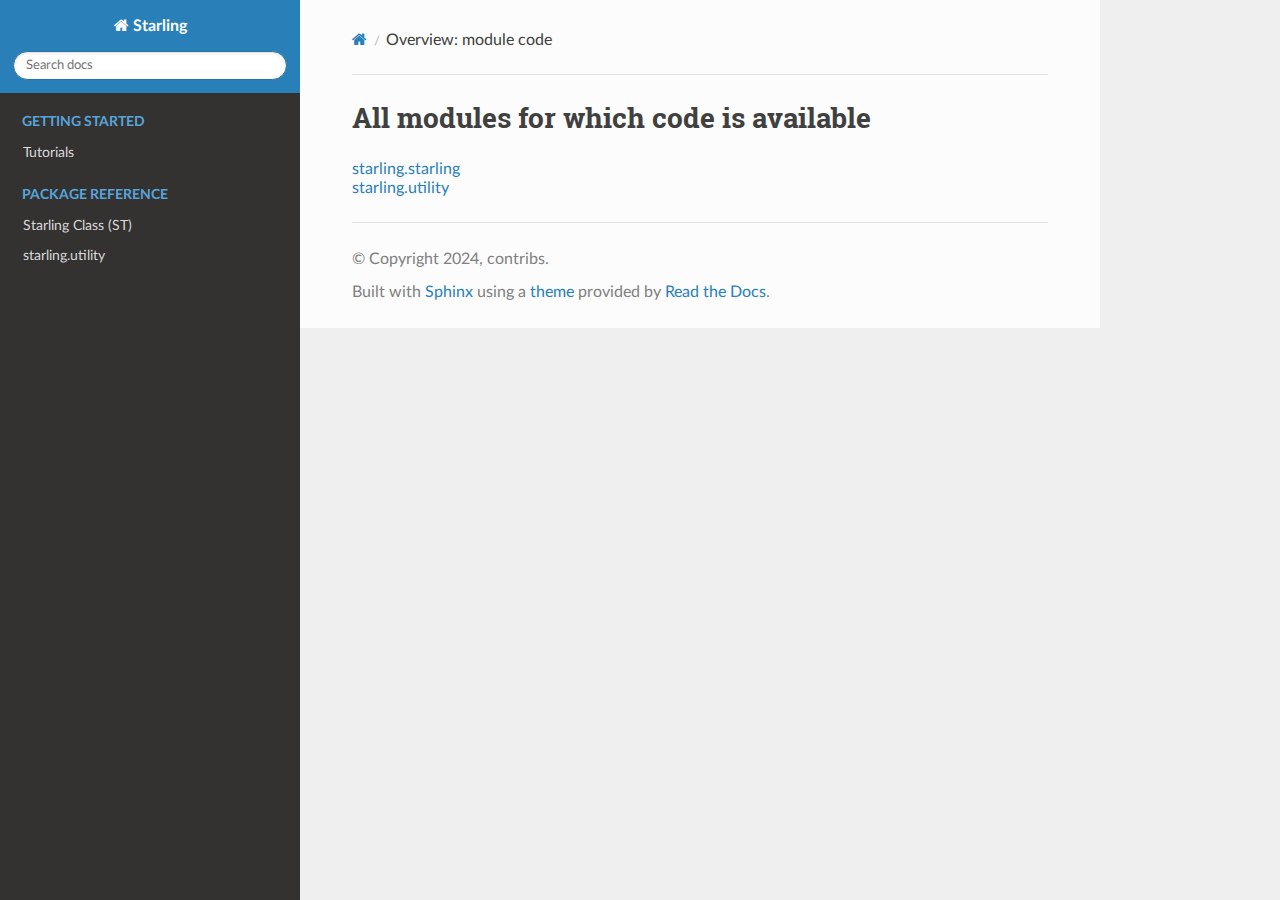
<file: _modules/index.html>
<!DOCTYPE html>
<html class="writer-html5" lang="en" data-content_root="../">
<head>
  <meta charset="utf-8" />
  <meta name="viewport" content="width=device-width, initial-scale=1.0" />
  <title>Overview: module code &mdash; Starling  documentation</title>
      <link rel="stylesheet" type="text/css" href="../_static/pygments.css?v=80d5e7a1" />
      <link rel="stylesheet" type="text/css" href="../_static/css/theme.css?v=19f00094" />
      <link rel="stylesheet" type="text/css" href="../_static/mystnb.4510f1fc1dee50b3e5859aac5469c37c29e427902b24a333a5f9fcb2f0b3ac41.css" />
      <link rel="stylesheet" type="text/css" href="../_static/css/custom.css?v=6916c06d" />

  
  <!--[if lt IE 9]>
    <script src="../_static/js/html5shiv.min.js"></script>
  <![endif]-->
  
        <script src="../_static/jquery.js?v=5d32c60e"></script>
        <script src="../_static/_sphinx_javascript_frameworks_compat.js?v=2cd50e6c"></script>
        <script src="../_static/documentation_options.js?v=5929fcd5"></script>
        <script src="../_static/doctools.js?v=888ff710"></script>
        <script src="../_static/sphinx_highlight.js?v=dc90522c"></script>
    <script src="../_static/js/theme.js"></script>
    <link rel="index" title="Index" href="../genindex.html" />
    <link rel="search" title="Search" href="../search.html" /> 
</head>

<body class="wy-body-for-nav"> 
  <div class="wy-grid-for-nav">
    <nav data-toggle="wy-nav-shift" class="wy-nav-side">
      <div class="wy-side-scroll">
        <div class="wy-side-nav-search" >

          
          
          <a href="../index.html" class="icon icon-home">
            Starling
          </a>
<div role="search">
  <form id="rtd-search-form" class="wy-form" action="../search.html" method="get">
    <input type="text" name="q" placeholder="Search docs" aria-label="Search docs" />
    <input type="hidden" name="check_keywords" value="yes" />
    <input type="hidden" name="area" value="default" />
  </form>
</div>
        </div><div class="wy-menu wy-menu-vertical" data-spy="affix" role="navigation" aria-label="Navigation menu">
              <p class="caption" role="heading"><span class="caption-text">Getting Started</span></p>
<ul>
<li class="toctree-l1"><a class="reference internal" href="../tutorials.html">Tutorials</a></li>
</ul>
<p class="caption" role="heading"><span class="caption-text">Package Reference</span></p>
<ul>
<li class="toctree-l1"><a class="reference internal" href="../starling.html">Starling Class (ST)</a></li>
<li class="toctree-l1"><a class="reference internal" href="../utility.html">starling.utility</a></li>
</ul>

        </div>
      </div>
    </nav>

    <section data-toggle="wy-nav-shift" class="wy-nav-content-wrap"><nav class="wy-nav-top" aria-label="Mobile navigation menu" >
          <i data-toggle="wy-nav-top" class="fa fa-bars"></i>
          <a href="../index.html">Starling</a>
      </nav>

      <div class="wy-nav-content">
        <div class="rst-content">
          <div role="navigation" aria-label="Page navigation">
  <ul class="wy-breadcrumbs">
      <li><a href="../index.html" class="icon icon-home" aria-label="Home"></a></li>
      <li class="breadcrumb-item active">Overview: module code</li>
      <li class="wy-breadcrumbs-aside">
      </li>
  </ul>
  <hr/>
</div>
          <div role="main" class="document" itemscope="itemscope" itemtype="http://schema.org/Article">
           <div itemprop="articleBody">
             
  <h1>All modules for which code is available</h1>
<ul><li><a href="starling/starling.html">starling.starling</a></li>
<li><a href="starling/utility.html">starling.utility</a></li>
</ul>

           </div>
          </div>
          <footer>

  <hr/>

  <div role="contentinfo">
    <p>&#169; Copyright 2024, contribs.</p>
  </div>

  Built with <a href="https://www.sphinx-doc.org/">Sphinx</a> using a
    <a href="https://github.com/readthedocs/sphinx_rtd_theme">theme</a>
    provided by <a href="https://readthedocs.org">Read the Docs</a>.
   

</footer>
        </div>
      </div>
    </section>
  </div>
  <script>
      jQuery(function () {
          SphinxRtdTheme.Navigation.enable(true);
      });
  </script> 

</body>
</html>
</file>
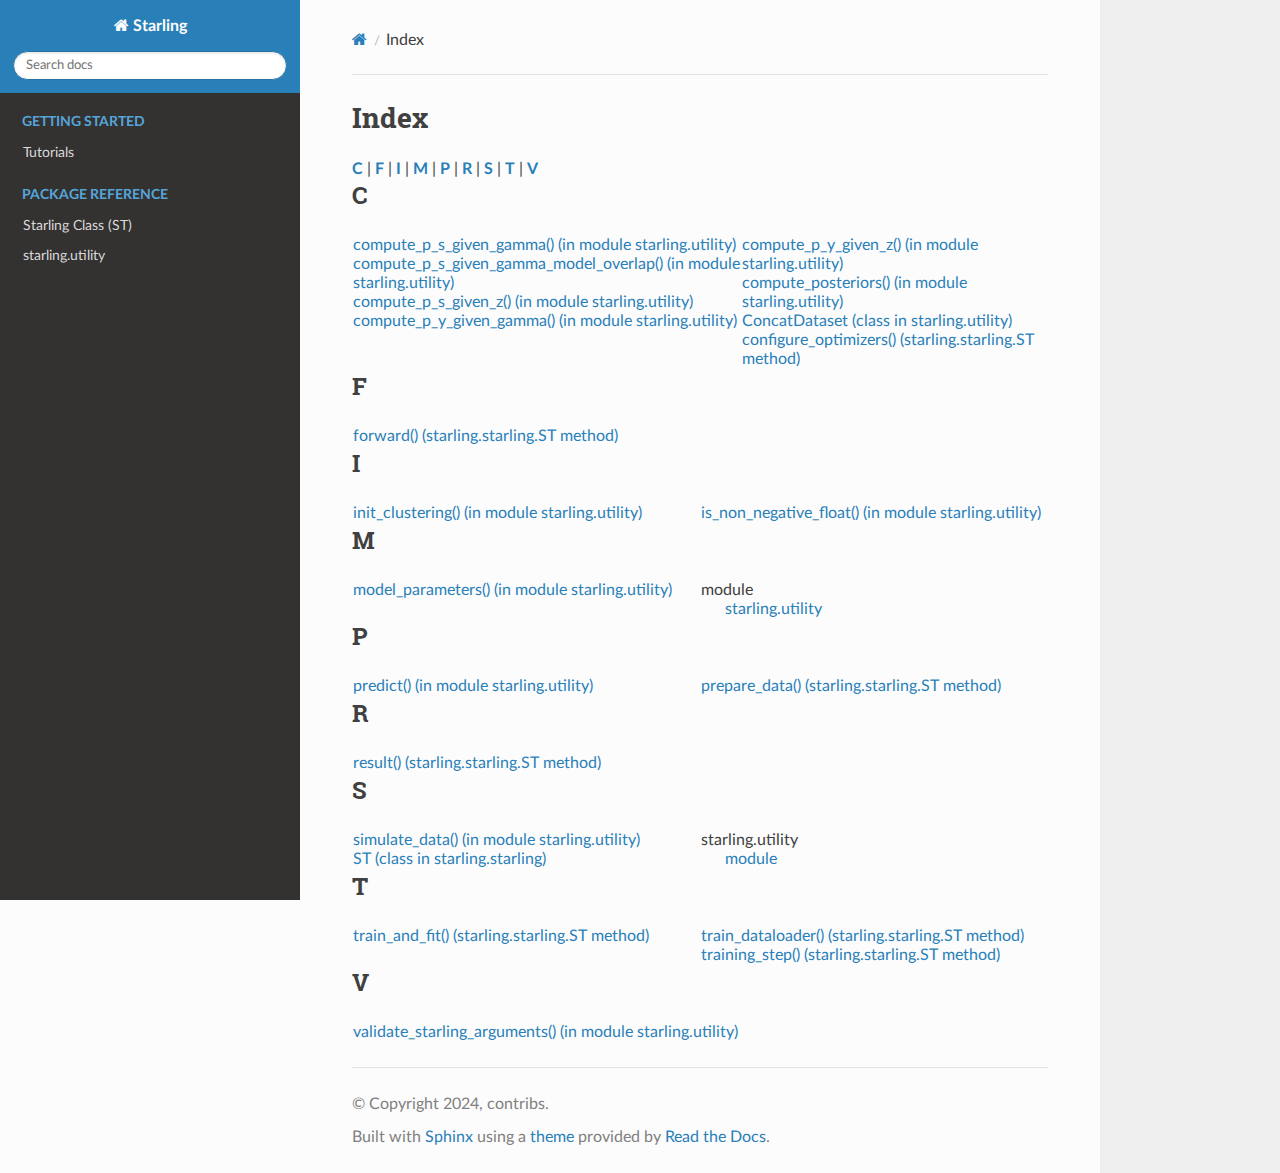
<file: genindex.html>
<!DOCTYPE html>
<html class="writer-html5" lang="en" data-content_root="./">
<head>
  <meta charset="utf-8" />
  <meta name="viewport" content="width=device-width, initial-scale=1.0" />
  <title>Index &mdash; Starling  documentation</title>
      <link rel="stylesheet" type="text/css" href="_static/pygments.css?v=80d5e7a1" />
      <link rel="stylesheet" type="text/css" href="_static/css/theme.css?v=19f00094" />
      <link rel="stylesheet" type="text/css" href="_static/mystnb.4510f1fc1dee50b3e5859aac5469c37c29e427902b24a333a5f9fcb2f0b3ac41.css" />
      <link rel="stylesheet" type="text/css" href="_static/css/custom.css?v=6916c06d" />

  
  <!--[if lt IE 9]>
    <script src="_static/js/html5shiv.min.js"></script>
  <![endif]-->
  
        <script src="_static/jquery.js?v=5d32c60e"></script>
        <script src="_static/_sphinx_javascript_frameworks_compat.js?v=2cd50e6c"></script>
        <script src="_static/documentation_options.js?v=5929fcd5"></script>
        <script src="_static/doctools.js?v=888ff710"></script>
        <script src="_static/sphinx_highlight.js?v=dc90522c"></script>
    <script src="_static/js/theme.js"></script>
    <link rel="index" title="Index" href="#" />
    <link rel="search" title="Search" href="search.html" /> 
</head>

<body class="wy-body-for-nav"> 
  <div class="wy-grid-for-nav">
    <nav data-toggle="wy-nav-shift" class="wy-nav-side">
      <div class="wy-side-scroll">
        <div class="wy-side-nav-search" >

          
          
          <a href="index.html" class="icon icon-home">
            Starling
          </a>
<div role="search">
  <form id="rtd-search-form" class="wy-form" action="search.html" method="get">
    <input type="text" name="q" placeholder="Search docs" aria-label="Search docs" />
    <input type="hidden" name="check_keywords" value="yes" />
    <input type="hidden" name="area" value="default" />
  </form>
</div>
        </div><div class="wy-menu wy-menu-vertical" data-spy="affix" role="navigation" aria-label="Navigation menu">
              <p class="caption" role="heading"><span class="caption-text">Getting Started</span></p>
<ul>
<li class="toctree-l1"><a class="reference internal" href="tutorials.html">Tutorials</a></li>
</ul>
<p class="caption" role="heading"><span class="caption-text">Package Reference</span></p>
<ul>
<li class="toctree-l1"><a class="reference internal" href="starling.html">Starling Class (ST)</a></li>
<li class="toctree-l1"><a class="reference internal" href="utility.html">starling.utility</a></li>
</ul>

        </div>
      </div>
    </nav>

    <section data-toggle="wy-nav-shift" class="wy-nav-content-wrap"><nav class="wy-nav-top" aria-label="Mobile navigation menu" >
          <i data-toggle="wy-nav-top" class="fa fa-bars"></i>
          <a href="index.html">Starling</a>
      </nav>

      <div class="wy-nav-content">
        <div class="rst-content">
          <div role="navigation" aria-label="Page navigation">
  <ul class="wy-breadcrumbs">
      <li><a href="index.html" class="icon icon-home" aria-label="Home"></a></li>
      <li class="breadcrumb-item active">Index</li>
      <li class="wy-breadcrumbs-aside">
      </li>
  </ul>
  <hr/>
</div>
          <div role="main" class="document" itemscope="itemscope" itemtype="http://schema.org/Article">
           <div itemprop="articleBody">
             

<h1 id="index">Index</h1>

<div class="genindex-jumpbox">
 <a href="#C"><strong>C</strong></a>
 | <a href="#F"><strong>F</strong></a>
 | <a href="#I"><strong>I</strong></a>
 | <a href="#M"><strong>M</strong></a>
 | <a href="#P"><strong>P</strong></a>
 | <a href="#R"><strong>R</strong></a>
 | <a href="#S"><strong>S</strong></a>
 | <a href="#T"><strong>T</strong></a>
 | <a href="#V"><strong>V</strong></a>
 
</div>
<h2 id="C">C</h2>
<table style="width: 100%" class="indextable genindextable"><tr>
  <td style="width: 33%; vertical-align: top;"><ul>
      <li><a href="utility.html#starling.utility.compute_p_s_given_gamma">compute_p_s_given_gamma() (in module starling.utility)</a>
</li>
      <li><a href="utility.html#starling.utility.compute_p_s_given_gamma_model_overlap">compute_p_s_given_gamma_model_overlap() (in module starling.utility)</a>
</li>
      <li><a href="utility.html#starling.utility.compute_p_s_given_z">compute_p_s_given_z() (in module starling.utility)</a>
</li>
      <li><a href="utility.html#starling.utility.compute_p_y_given_gamma">compute_p_y_given_gamma() (in module starling.utility)</a>
</li>
  </ul></td>
  <td style="width: 33%; vertical-align: top;"><ul>
      <li><a href="utility.html#starling.utility.compute_p_y_given_z">compute_p_y_given_z() (in module starling.utility)</a>
</li>
      <li><a href="utility.html#starling.utility.compute_posteriors">compute_posteriors() (in module starling.utility)</a>
</li>
      <li><a href="utility.html#starling.utility.ConcatDataset">ConcatDataset (class in starling.utility)</a>
</li>
      <li><a href="starling.html#starling.starling.ST.configure_optimizers">configure_optimizers() (starling.starling.ST method)</a>
</li>
  </ul></td>
</tr></table>

<h2 id="F">F</h2>
<table style="width: 100%" class="indextable genindextable"><tr>
  <td style="width: 33%; vertical-align: top;"><ul>
      <li><a href="starling.html#starling.starling.ST.forward">forward() (starling.starling.ST method)</a>
</li>
  </ul></td>
</tr></table>

<h2 id="I">I</h2>
<table style="width: 100%" class="indextable genindextable"><tr>
  <td style="width: 33%; vertical-align: top;"><ul>
      <li><a href="utility.html#starling.utility.init_clustering">init_clustering() (in module starling.utility)</a>
</li>
  </ul></td>
  <td style="width: 33%; vertical-align: top;"><ul>
      <li><a href="utility.html#starling.utility.is_non_negative_float">is_non_negative_float() (in module starling.utility)</a>
</li>
  </ul></td>
</tr></table>

<h2 id="M">M</h2>
<table style="width: 100%" class="indextable genindextable"><tr>
  <td style="width: 33%; vertical-align: top;"><ul>
      <li><a href="utility.html#starling.utility.model_parameters">model_parameters() (in module starling.utility)</a>
</li>
  </ul></td>
  <td style="width: 33%; vertical-align: top;"><ul>
      <li>
    module

      <ul>
        <li><a href="utility.html#module-starling.utility">starling.utility</a>
</li>
      </ul></li>
  </ul></td>
</tr></table>

<h2 id="P">P</h2>
<table style="width: 100%" class="indextable genindextable"><tr>
  <td style="width: 33%; vertical-align: top;"><ul>
      <li><a href="utility.html#starling.utility.predict">predict() (in module starling.utility)</a>
</li>
  </ul></td>
  <td style="width: 33%; vertical-align: top;"><ul>
      <li><a href="starling.html#starling.starling.ST.prepare_data">prepare_data() (starling.starling.ST method)</a>
</li>
  </ul></td>
</tr></table>

<h2 id="R">R</h2>
<table style="width: 100%" class="indextable genindextable"><tr>
  <td style="width: 33%; vertical-align: top;"><ul>
      <li><a href="starling.html#starling.starling.ST.result">result() (starling.starling.ST method)</a>
</li>
  </ul></td>
</tr></table>

<h2 id="S">S</h2>
<table style="width: 100%" class="indextable genindextable"><tr>
  <td style="width: 33%; vertical-align: top;"><ul>
      <li><a href="utility.html#starling.utility.simulate_data">simulate_data() (in module starling.utility)</a>
</li>
      <li><a href="starling.html#starling.starling.ST">ST (class in starling.starling)</a>
</li>
  </ul></td>
  <td style="width: 33%; vertical-align: top;"><ul>
      <li>
    starling.utility

      <ul>
        <li><a href="utility.html#module-starling.utility">module</a>
</li>
      </ul></li>
  </ul></td>
</tr></table>

<h2 id="T">T</h2>
<table style="width: 100%" class="indextable genindextable"><tr>
  <td style="width: 33%; vertical-align: top;"><ul>
      <li><a href="starling.html#starling.starling.ST.train_and_fit">train_and_fit() (starling.starling.ST method)</a>
</li>
  </ul></td>
  <td style="width: 33%; vertical-align: top;"><ul>
      <li><a href="starling.html#starling.starling.ST.train_dataloader">train_dataloader() (starling.starling.ST method)</a>
</li>
      <li><a href="starling.html#starling.starling.ST.training_step">training_step() (starling.starling.ST method)</a>
</li>
  </ul></td>
</tr></table>

<h2 id="V">V</h2>
<table style="width: 100%" class="indextable genindextable"><tr>
  <td style="width: 33%; vertical-align: top;"><ul>
      <li><a href="utility.html#starling.utility.validate_starling_arguments">validate_starling_arguments() (in module starling.utility)</a>
</li>
  </ul></td>
</tr></table>



           </div>
          </div>
          <footer>

  <hr/>

  <div role="contentinfo">
    <p>&#169; Copyright 2024, contribs.</p>
  </div>

  Built with <a href="https://www.sphinx-doc.org/">Sphinx</a> using a
    <a href="https://github.com/readthedocs/sphinx_rtd_theme">theme</a>
    provided by <a href="https://readthedocs.org">Read the Docs</a>.
   

</footer>
        </div>
      </div>
    </section>
  </div>
  <script>
      jQuery(function () {
          SphinxRtdTheme.Navigation.enable(true);
      });
  </script> 

</body>
</html>
</file>
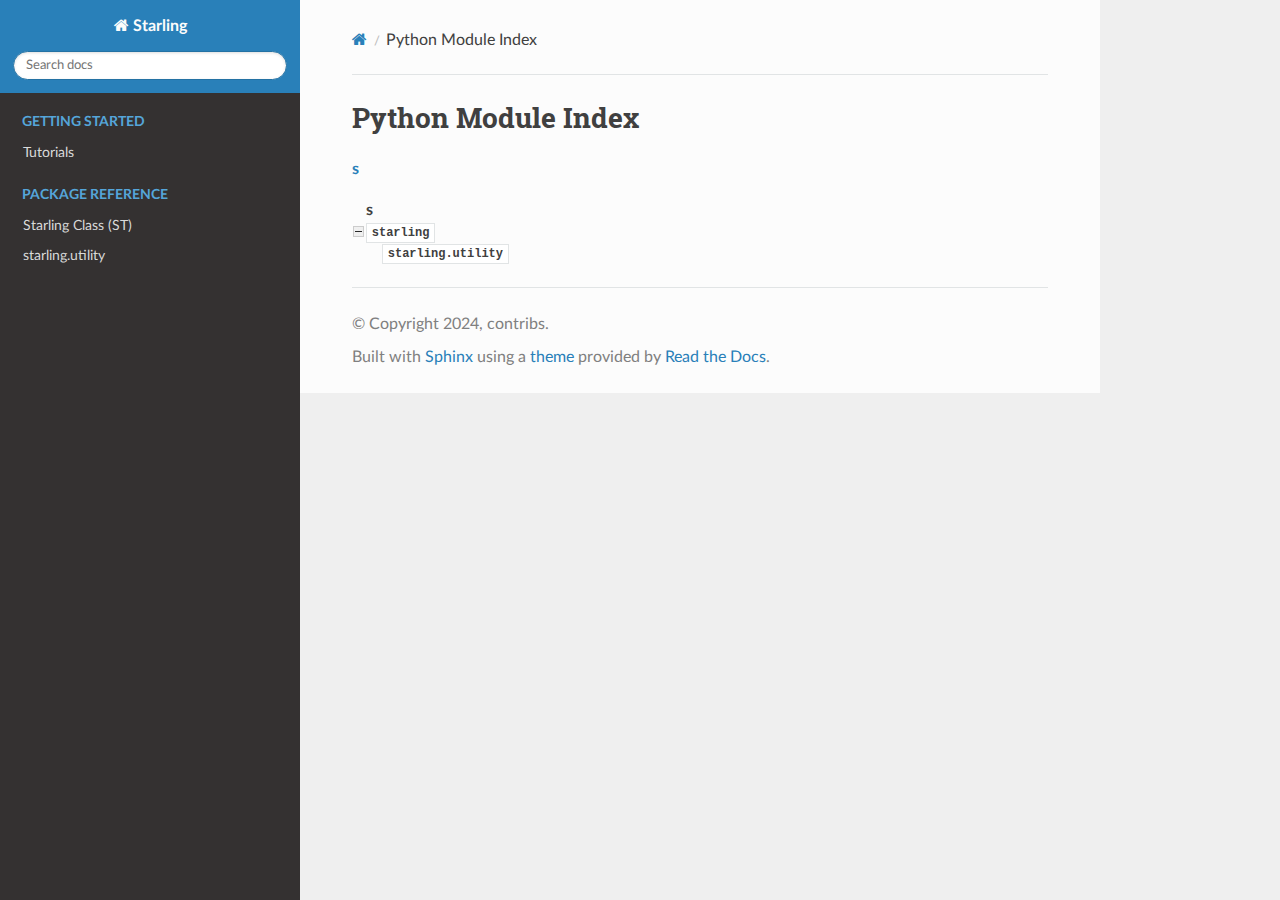
<file: py-modindex.html>
<!DOCTYPE html>
<html class="writer-html5" lang="en" data-content_root="./">
<head>
  <meta charset="utf-8" />
  <meta name="viewport" content="width=device-width, initial-scale=1.0" />
  <title>Python Module Index &mdash; Starling  documentation</title>
      <link rel="stylesheet" type="text/css" href="_static/pygments.css?v=80d5e7a1" />
      <link rel="stylesheet" type="text/css" href="_static/css/theme.css?v=19f00094" />
      <link rel="stylesheet" type="text/css" href="_static/mystnb.4510f1fc1dee50b3e5859aac5469c37c29e427902b24a333a5f9fcb2f0b3ac41.css" />
      <link rel="stylesheet" type="text/css" href="_static/css/custom.css?v=6916c06d" />

  
  <!--[if lt IE 9]>
    <script src="_static/js/html5shiv.min.js"></script>
  <![endif]-->
  
        <script src="_static/jquery.js?v=5d32c60e"></script>
        <script src="_static/_sphinx_javascript_frameworks_compat.js?v=2cd50e6c"></script>
        <script src="_static/documentation_options.js?v=5929fcd5"></script>
        <script src="_static/doctools.js?v=9a2dae69"></script>
        <script src="_static/sphinx_highlight.js?v=dc90522c"></script>
    <script src="_static/js/theme.js"></script>
    <link rel="index" title="Index" href="genindex.html" />
    <link rel="search" title="Search" href="search.html" />
 


</head>

<body class="wy-body-for-nav"> 
  <div class="wy-grid-for-nav">
    <nav data-toggle="wy-nav-shift" class="wy-nav-side">
      <div class="wy-side-scroll">
        <div class="wy-side-nav-search" >

          
          
          <a href="index.html" class="icon icon-home">
            Starling
          </a>
<div role="search">
  <form id="rtd-search-form" class="wy-form" action="search.html" method="get">
    <input type="text" name="q" placeholder="Search docs" aria-label="Search docs" />
    <input type="hidden" name="check_keywords" value="yes" />
    <input type="hidden" name="area" value="default" />
  </form>
</div>
        </div><div class="wy-menu wy-menu-vertical" data-spy="affix" role="navigation" aria-label="Navigation menu">
              <p class="caption" role="heading"><span class="caption-text">Getting Started</span></p>
<ul>
<li class="toctree-l1"><a class="reference internal" href="tutorials.html">Tutorials</a></li>
</ul>
<p class="caption" role="heading"><span class="caption-text">Package Reference</span></p>
<ul>
<li class="toctree-l1"><a class="reference internal" href="starling.html">Starling Class (ST)</a></li>
<li class="toctree-l1"><a class="reference internal" href="utility.html">starling.utility</a></li>
</ul>

        </div>
      </div>
    </nav>

    <section data-toggle="wy-nav-shift" class="wy-nav-content-wrap"><nav class="wy-nav-top" aria-label="Mobile navigation menu" >
          <i data-toggle="wy-nav-top" class="fa fa-bars"></i>
          <a href="index.html">Starling</a>
      </nav>

      <div class="wy-nav-content">
        <div class="rst-content">
          <div role="navigation" aria-label="Page navigation">
  <ul class="wy-breadcrumbs">
      <li><a href="index.html" class="icon icon-home" aria-label="Home"></a></li>
      <li class="breadcrumb-item active">Python Module Index</li>
      <li class="wy-breadcrumbs-aside">
      </li>
  </ul>
  <hr/>
</div>
          <div role="main" class="document" itemscope="itemscope" itemtype="http://schema.org/Article">
           <div itemprop="articleBody">
             

   <h1>Python Module Index</h1>

   <div class="modindex-jumpbox">
   <a href="#cap-s"><strong>s</strong></a>
   </div>

   <table class="indextable modindextable">
     <tr class="pcap"><td></td><td>&#160;</td><td></td></tr>
     <tr class="cap" id="cap-s"><td></td><td>
       <strong>s</strong></td><td></td></tr>
     <tr>
       <td><img src="_static/minus.png" class="toggler"
              id="toggle-1" style="display: none" alt="-" /></td>
       <td>
       <code class="xref">starling</code></td><td>
       <em></em></td></tr>
     <tr class="cg-1">
       <td></td>
       <td>&#160;&#160;&#160;
       <a href="utility.html#module-starling.utility"><code class="xref">starling.utility</code></a></td><td>
       <em></em></td></tr>
   </table>


           </div>
          </div>
          <footer>

  <hr/>

  <div role="contentinfo">
    <p>&#169; Copyright 2024, contribs.</p>
  </div>

  Built with <a href="https://www.sphinx-doc.org/">Sphinx</a> using a
    <a href="https://github.com/readthedocs/sphinx_rtd_theme">theme</a>
    provided by <a href="https://readthedocs.org">Read the Docs</a>.
   

</footer>
        </div>
      </div>
    </section>
  </div>
  <script>
      jQuery(function () {
          SphinxRtdTheme.Navigation.enable(true);
      });
  </script> 

</body>
</html>
</file>
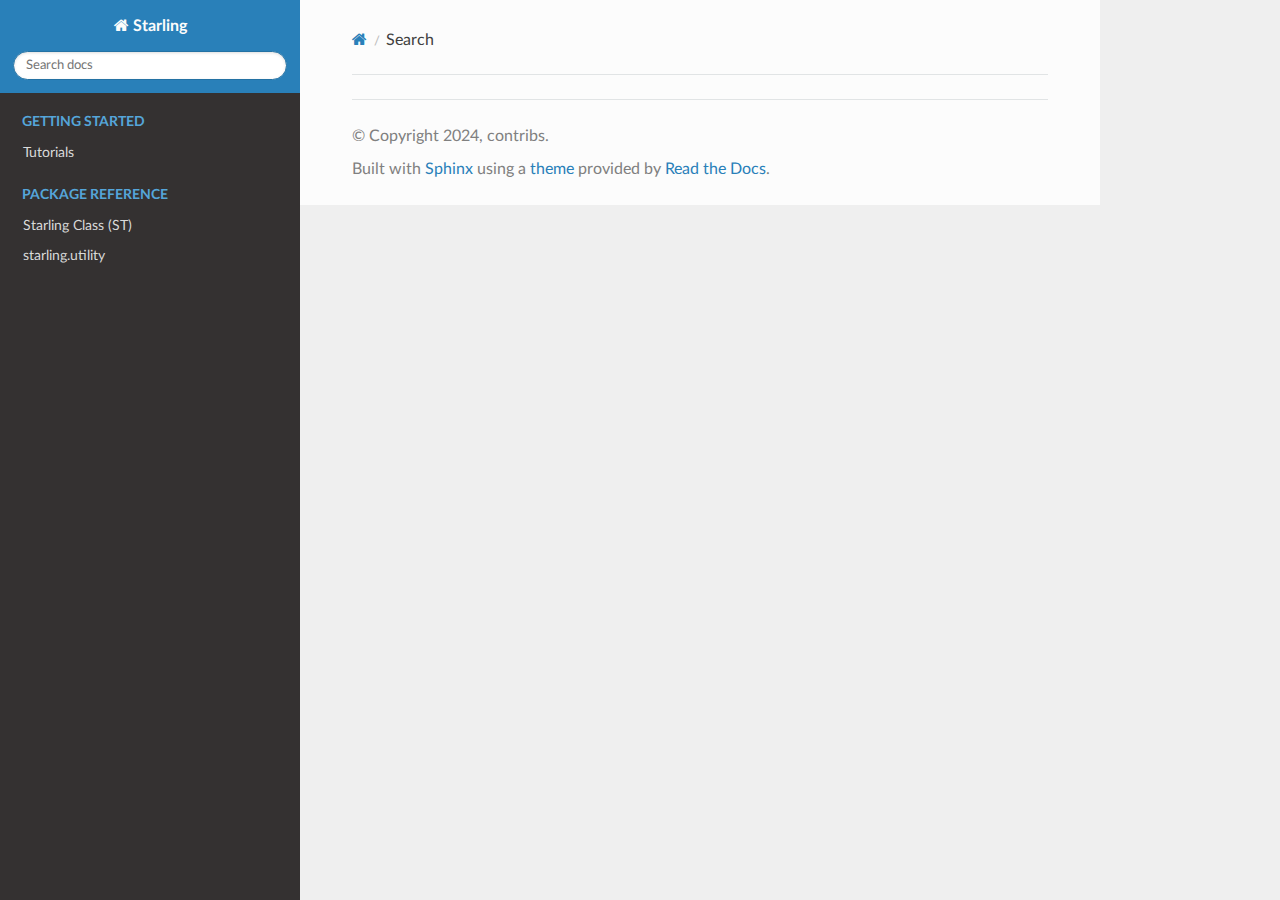
<file: search.html>
<!DOCTYPE html>
<html class="writer-html5" lang="en" data-content_root="./">
<head>
  <meta charset="utf-8" />
  <meta name="viewport" content="width=device-width, initial-scale=1.0" />
  <title>Search &mdash; Starling  documentation</title>
      <link rel="stylesheet" type="text/css" href="_static/pygments.css?v=80d5e7a1" />
      <link rel="stylesheet" type="text/css" href="_static/css/theme.css?v=19f00094" />
      <link rel="stylesheet" type="text/css" href="_static/mystnb.4510f1fc1dee50b3e5859aac5469c37c29e427902b24a333a5f9fcb2f0b3ac41.css" />
      <link rel="stylesheet" type="text/css" href="_static/css/custom.css?v=6916c06d" />

  
    
  <!--[if lt IE 9]>
    <script src="_static/js/html5shiv.min.js"></script>
  <![endif]-->
  
        <script src="_static/jquery.js?v=5d32c60e"></script>
        <script src="_static/_sphinx_javascript_frameworks_compat.js?v=2cd50e6c"></script>
        <script src="_static/documentation_options.js?v=5929fcd5"></script>
        <script src="_static/doctools.js?v=9a2dae69"></script>
        <script src="_static/sphinx_highlight.js?v=dc90522c"></script>
    <script src="_static/js/theme.js"></script>
    <script src="_static/searchtools.js"></script>
    <script src="_static/language_data.js"></script>
    <link rel="index" title="Index" href="genindex.html" />
    <link rel="search" title="Search" href="#" /> 
</head>

<body class="wy-body-for-nav"> 
  <div class="wy-grid-for-nav">
    <nav data-toggle="wy-nav-shift" class="wy-nav-side">
      <div class="wy-side-scroll">
        <div class="wy-side-nav-search" >

          
          
          <a href="index.html" class="icon icon-home">
            Starling
          </a>
<div role="search">
  <form id="rtd-search-form" class="wy-form" action="#" method="get">
    <input type="text" name="q" placeholder="Search docs" aria-label="Search docs" />
    <input type="hidden" name="check_keywords" value="yes" />
    <input type="hidden" name="area" value="default" />
  </form>
</div>
        </div><div class="wy-menu wy-menu-vertical" data-spy="affix" role="navigation" aria-label="Navigation menu">
              <p class="caption" role="heading"><span class="caption-text">Getting Started</span></p>
<ul>
<li class="toctree-l1"><a class="reference internal" href="tutorials.html">Tutorials</a></li>
</ul>
<p class="caption" role="heading"><span class="caption-text">Package Reference</span></p>
<ul>
<li class="toctree-l1"><a class="reference internal" href="starling.html">Starling Class (ST)</a></li>
<li class="toctree-l1"><a class="reference internal" href="utility.html">starling.utility</a></li>
</ul>

        </div>
      </div>
    </nav>

    <section data-toggle="wy-nav-shift" class="wy-nav-content-wrap"><nav class="wy-nav-top" aria-label="Mobile navigation menu" >
          <i data-toggle="wy-nav-top" class="fa fa-bars"></i>
          <a href="index.html">Starling</a>
      </nav>

      <div class="wy-nav-content">
        <div class="rst-content">
          <div role="navigation" aria-label="Page navigation">
  <ul class="wy-breadcrumbs">
      <li><a href="index.html" class="icon icon-home" aria-label="Home"></a></li>
      <li class="breadcrumb-item active">Search</li>
      <li class="wy-breadcrumbs-aside">
      </li>
  </ul>
  <hr/>
</div>
          <div role="main" class="document" itemscope="itemscope" itemtype="http://schema.org/Article">
           <div itemprop="articleBody">
             
  <noscript>
  <div id="fallback" class="admonition warning">
    <p class="last">
      Please activate JavaScript to enable the search functionality.
    </p>
  </div>
  </noscript>

  
  <div id="search-results">
  
  </div>

           </div>
          </div>
          <footer>

  <hr/>

  <div role="contentinfo">
    <p>&#169; Copyright 2024, contribs.</p>
  </div>

  Built with <a href="https://www.sphinx-doc.org/">Sphinx</a> using a
    <a href="https://github.com/readthedocs/sphinx_rtd_theme">theme</a>
    provided by <a href="https://readthedocs.org">Read the Docs</a>.
   

</footer>
        </div>
      </div>
    </section>
  </div>
  <script>
      jQuery(function () {
          SphinxRtdTheme.Navigation.enable(true);
      });
  </script>
  <script>
    jQuery(function() { Search.loadIndex("searchindex.js"); });
  </script>
  
  <script id="searchindexloader"></script>
   


</body>
</html>
</file>
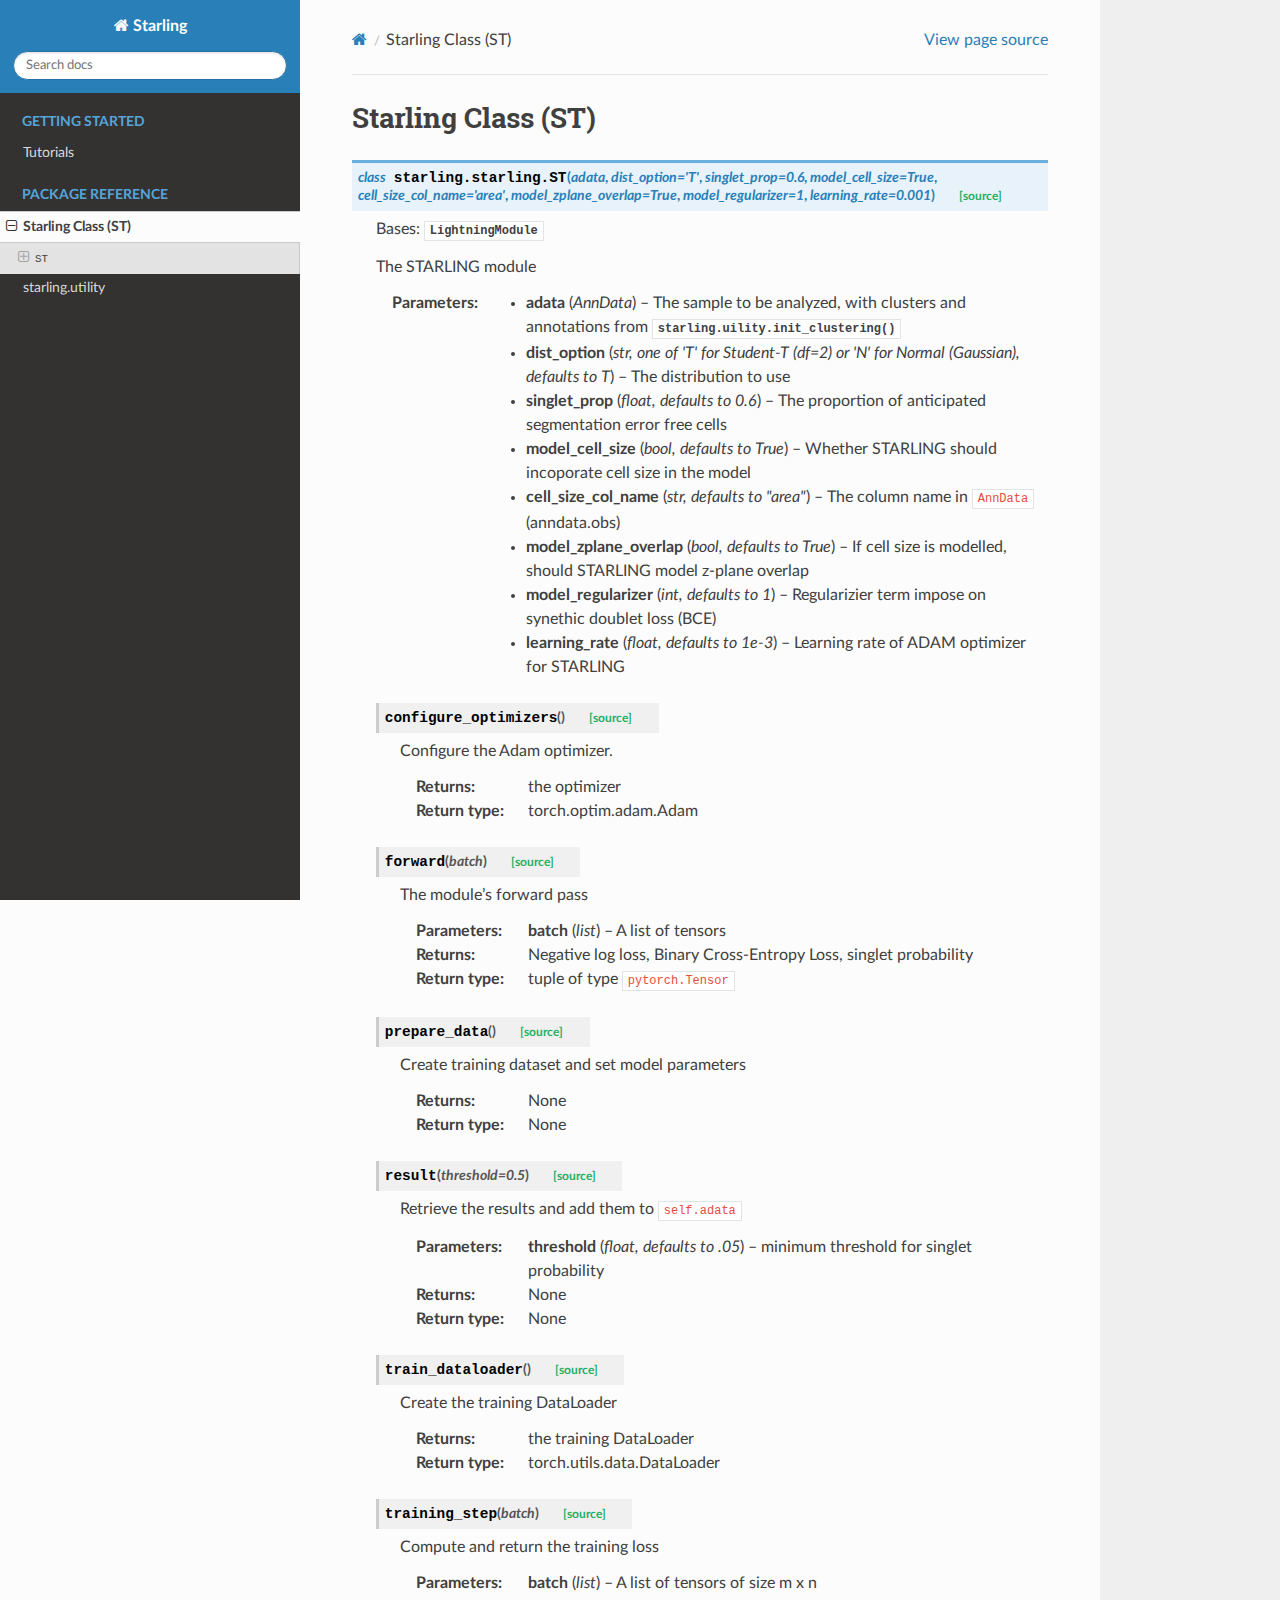
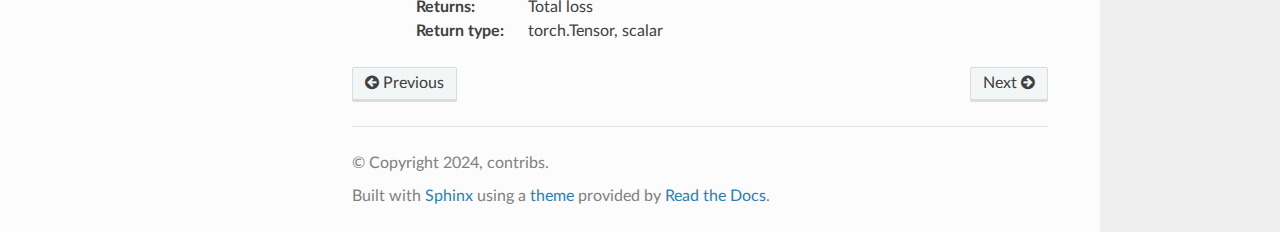
<file: starling.html>
<!DOCTYPE html>
<html class="writer-html5" lang="en" data-content_root="./">
<head>
  <meta charset="utf-8" /><meta name="viewport" content="width=device-width, initial-scale=1" />

  <meta name="viewport" content="width=device-width, initial-scale=1.0" />
  <title>Starling Class (ST) &mdash; Starling  documentation</title>
      <link rel="stylesheet" type="text/css" href="_static/pygments.css?v=80d5e7a1" />
      <link rel="stylesheet" type="text/css" href="_static/css/theme.css?v=19f00094" />
      <link rel="stylesheet" type="text/css" href="_static/mystnb.4510f1fc1dee50b3e5859aac5469c37c29e427902b24a333a5f9fcb2f0b3ac41.css" />
      <link rel="stylesheet" type="text/css" href="_static/css/custom.css?v=6916c06d" />

  
  <!--[if lt IE 9]>
    <script src="_static/js/html5shiv.min.js"></script>
  <![endif]-->
  
        <script src="_static/jquery.js?v=5d32c60e"></script>
        <script src="_static/_sphinx_javascript_frameworks_compat.js?v=2cd50e6c"></script>
        <script src="_static/documentation_options.js?v=5929fcd5"></script>
        <script src="_static/doctools.js?v=888ff710"></script>
        <script src="_static/sphinx_highlight.js?v=dc90522c"></script>
    <script src="_static/js/theme.js"></script>
    <link rel="index" title="Index" href="genindex.html" />
    <link rel="search" title="Search" href="search.html" />
    <link rel="next" title="starling.utility" href="utility.html" />
    <link rel="prev" title="Getting started with Starling (ST)" href="tutorial/getting-started.html" /> 
</head>

<body class="wy-body-for-nav"> 
  <div class="wy-grid-for-nav">
    <nav data-toggle="wy-nav-shift" class="wy-nav-side">
      <div class="wy-side-scroll">
        <div class="wy-side-nav-search" >

          
          
          <a href="index.html" class="icon icon-home">
            Starling
          </a>
<div role="search">
  <form id="rtd-search-form" class="wy-form" action="search.html" method="get">
    <input type="text" name="q" placeholder="Search docs" aria-label="Search docs" />
    <input type="hidden" name="check_keywords" value="yes" />
    <input type="hidden" name="area" value="default" />
  </form>
</div>
        </div><div class="wy-menu wy-menu-vertical" data-spy="affix" role="navigation" aria-label="Navigation menu">
              <p class="caption" role="heading"><span class="caption-text">Getting Started</span></p>
<ul>
<li class="toctree-l1"><a class="reference internal" href="tutorials.html">Tutorials</a></li>
</ul>
<p class="caption" role="heading"><span class="caption-text">Package Reference</span></p>
<ul class="current">
<li class="toctree-l1 current"><a class="current reference internal" href="#">Starling Class (ST)</a><ul>
<li class="toctree-l2"><a class="reference internal" href="#starling.starling.ST"><code class="docutils literal notranslate"><span class="pre">ST</span></code></a><ul>
<li class="toctree-l3"><a class="reference internal" href="#starling.starling.ST.configure_optimizers"><code class="docutils literal notranslate"><span class="pre">ST.configure_optimizers()</span></code></a></li>
<li class="toctree-l3"><a class="reference internal" href="#starling.starling.ST.forward"><code class="docutils literal notranslate"><span class="pre">ST.forward()</span></code></a></li>
<li class="toctree-l3"><a class="reference internal" href="#starling.starling.ST.prepare_data"><code class="docutils literal notranslate"><span class="pre">ST.prepare_data()</span></code></a></li>
<li class="toctree-l3"><a class="reference internal" href="#starling.starling.ST.result"><code class="docutils literal notranslate"><span class="pre">ST.result()</span></code></a></li>
<li class="toctree-l3"><a class="reference internal" href="#starling.starling.ST.train_dataloader"><code class="docutils literal notranslate"><span class="pre">ST.train_dataloader()</span></code></a></li>
<li class="toctree-l3"><a class="reference internal" href="#starling.starling.ST.training_step"><code class="docutils literal notranslate"><span class="pre">ST.training_step()</span></code></a></li>
</ul>
</li>
</ul>
</li>
<li class="toctree-l1"><a class="reference internal" href="utility.html">starling.utility</a></li>
</ul>

        </div>
      </div>
    </nav>

    <section data-toggle="wy-nav-shift" class="wy-nav-content-wrap"><nav class="wy-nav-top" aria-label="Mobile navigation menu" >
          <i data-toggle="wy-nav-top" class="fa fa-bars"></i>
          <a href="index.html">Starling</a>
      </nav>

      <div class="wy-nav-content">
        <div class="rst-content">
          <div role="navigation" aria-label="Page navigation">
  <ul class="wy-breadcrumbs">
      <li><a href="index.html" class="icon icon-home" aria-label="Home"></a></li>
      <li class="breadcrumb-item active">Starling Class (ST)</li>
      <li class="wy-breadcrumbs-aside">
            <a href="_sources/starling.rst.txt" rel="nofollow"> View page source</a>
      </li>
  </ul>
  <hr/>
</div>
          <div role="main" class="document" itemscope="itemscope" itemtype="http://schema.org/Article">
           <div itemprop="articleBody">
             
  <section id="starling-class-st">
<h1>Starling Class (ST)<a class="headerlink" href="#starling-class-st" title="Link to this heading"></a></h1>
<dl class="py class">
<dt class="sig sig-object py" id="starling.starling.ST">
<em class="property"><span class="pre">class</span><span class="w"> </span></em><span class="sig-prename descclassname"><span class="pre">starling.starling.</span></span><span class="sig-name descname"><span class="pre">ST</span></span><span class="sig-paren">(</span><em class="sig-param"><span class="n"><span class="pre">adata</span></span></em>, <em class="sig-param"><span class="n"><span class="pre">dist_option</span></span><span class="o"><span class="pre">=</span></span><span class="default_value"><span class="pre">'T'</span></span></em>, <em class="sig-param"><span class="n"><span class="pre">singlet_prop</span></span><span class="o"><span class="pre">=</span></span><span class="default_value"><span class="pre">0.6</span></span></em>, <em class="sig-param"><span class="n"><span class="pre">model_cell_size</span></span><span class="o"><span class="pre">=</span></span><span class="default_value"><span class="pre">True</span></span></em>, <em class="sig-param"><span class="n"><span class="pre">cell_size_col_name</span></span><span class="o"><span class="pre">=</span></span><span class="default_value"><span class="pre">'area'</span></span></em>, <em class="sig-param"><span class="n"><span class="pre">model_zplane_overlap</span></span><span class="o"><span class="pre">=</span></span><span class="default_value"><span class="pre">True</span></span></em>, <em class="sig-param"><span class="n"><span class="pre">model_regularizer</span></span><span class="o"><span class="pre">=</span></span><span class="default_value"><span class="pre">1</span></span></em>, <em class="sig-param"><span class="n"><span class="pre">learning_rate</span></span><span class="o"><span class="pre">=</span></span><span class="default_value"><span class="pre">0.001</span></span></em><span class="sig-paren">)</span><a class="reference internal" href="_modules/starling/starling.html#ST"><span class="viewcode-link"><span class="pre">[source]</span></span></a><a class="headerlink" href="#starling.starling.ST" title="Link to this definition"></a></dt>
<dd><p>Bases: <code class="xref py py-class docutils literal notranslate"><span class="pre">LightningModule</span></code></p>
<p>The STARLING module</p>
<dl class="field-list simple">
<dt class="field-odd">Parameters<span class="colon">:</span></dt>
<dd class="field-odd"><ul class="simple">
<li><p><strong>adata</strong> (<em>AnnData</em>) – The sample to be analyzed, with clusters and annotations from <code class="xref py py-func docutils literal notranslate"><span class="pre">starling.uility.init_clustering()</span></code></p></li>
<li><p><strong>dist_option</strong> (<em>str</em><em>, </em><em>one</em><em> of </em><em>'T' for Student-T</em><em> (</em><em>df=2</em><em>) or </em><em>'N' for Normal</em><em> (</em><em>Gaussian</em><em>)</em><em>, </em><em>defaults to T</em>) – The distribution to use</p></li>
<li><p><strong>singlet_prop</strong> (<em>float</em><em>, </em><em>defaults to 0.6</em>) – The proportion of anticipated segmentation error free cells</p></li>
<li><p><strong>model_cell_size</strong> (<em>bool</em><em>, </em><em>defaults to True</em>) – Whether STARLING should incoporate cell size in the model</p></li>
<li><p><strong>cell_size_col_name</strong> (<em>str</em><em>, </em><em>defaults to &quot;area&quot;</em>) – The column name in <code class="docutils literal notranslate"><span class="pre">AnnData</span></code> (anndata.obs)</p></li>
<li><p><strong>model_zplane_overlap</strong> (<em>bool</em><em>, </em><em>defaults to True</em>) – If cell size is modelled, should STARLING model z-plane overlap</p></li>
<li><p><strong>model_regularizer</strong> (<em>int</em><em>, </em><em>defaults to 1</em>) – Regularizier term impose on synethic doublet loss (BCE)</p></li>
<li><p><strong>learning_rate</strong> (<em>float</em><em>, </em><em>defaults to 1e-3</em>) – Learning rate of ADAM optimizer for STARLING</p></li>
</ul>
</dd>
</dl>
<dl class="py method">
<dt class="sig sig-object py" id="starling.starling.ST.configure_optimizers">
<span class="sig-name descname"><span class="pre">configure_optimizers</span></span><span class="sig-paren">(</span><span class="sig-paren">)</span><a class="reference internal" href="_modules/starling/starling.html#ST.configure_optimizers"><span class="viewcode-link"><span class="pre">[source]</span></span></a><a class="headerlink" href="#starling.starling.ST.configure_optimizers" title="Link to this definition"></a></dt>
<dd><p>Configure the Adam optimizer.</p>
<dl class="field-list simple">
<dt class="field-odd">Returns<span class="colon">:</span></dt>
<dd class="field-odd"><p>the optimizer</p>
</dd>
<dt class="field-even">Return type<span class="colon">:</span></dt>
<dd class="field-even"><p>torch.optim.adam.Adam</p>
</dd>
</dl>
</dd></dl>

<dl class="py method">
<dt class="sig sig-object py" id="starling.starling.ST.forward">
<span class="sig-name descname"><span class="pre">forward</span></span><span class="sig-paren">(</span><em class="sig-param"><span class="n"><span class="pre">batch</span></span></em><span class="sig-paren">)</span><a class="reference internal" href="_modules/starling/starling.html#ST.forward"><span class="viewcode-link"><span class="pre">[source]</span></span></a><a class="headerlink" href="#starling.starling.ST.forward" title="Link to this definition"></a></dt>
<dd><p>The module’s forward pass</p>
<dl class="field-list simple">
<dt class="field-odd">Parameters<span class="colon">:</span></dt>
<dd class="field-odd"><p><strong>batch</strong> (<em>list</em>) – A list of tensors</p>
</dd>
<dt class="field-even">Returns<span class="colon">:</span></dt>
<dd class="field-even"><p>Negative log loss, Binary Cross-Entropy Loss, singlet probability</p>
</dd>
<dt class="field-odd">Return type<span class="colon">:</span></dt>
<dd class="field-odd"><p>tuple of type <code class="docutils literal notranslate"><span class="pre">pytorch.Tensor</span></code></p>
</dd>
</dl>
</dd></dl>

<dl class="py method">
<dt class="sig sig-object py" id="starling.starling.ST.prepare_data">
<span class="sig-name descname"><span class="pre">prepare_data</span></span><span class="sig-paren">(</span><span class="sig-paren">)</span><a class="reference internal" href="_modules/starling/starling.html#ST.prepare_data"><span class="viewcode-link"><span class="pre">[source]</span></span></a><a class="headerlink" href="#starling.starling.ST.prepare_data" title="Link to this definition"></a></dt>
<dd><p>Create training dataset and set model parameters</p>
<dl class="field-list simple">
<dt class="field-odd">Returns<span class="colon">:</span></dt>
<dd class="field-odd"><p>None</p>
</dd>
<dt class="field-even">Return type<span class="colon">:</span></dt>
<dd class="field-even"><p>None</p>
</dd>
</dl>
</dd></dl>

<dl class="py method">
<dt class="sig sig-object py" id="starling.starling.ST.result">
<span class="sig-name descname"><span class="pre">result</span></span><span class="sig-paren">(</span><em class="sig-param"><span class="n"><span class="pre">threshold</span></span><span class="o"><span class="pre">=</span></span><span class="default_value"><span class="pre">0.5</span></span></em><span class="sig-paren">)</span><a class="reference internal" href="_modules/starling/starling.html#ST.result"><span class="viewcode-link"><span class="pre">[source]</span></span></a><a class="headerlink" href="#starling.starling.ST.result" title="Link to this definition"></a></dt>
<dd><p>Retrieve the results and add them to <code class="docutils literal notranslate"><span class="pre">self.adata</span></code></p>
<dl class="field-list simple">
<dt class="field-odd">Parameters<span class="colon">:</span></dt>
<dd class="field-odd"><p><strong>threshold</strong> (<em>float</em><em>, </em><em>defaults to .05</em>) – minimum threshold for singlet probability</p>
</dd>
<dt class="field-even">Returns<span class="colon">:</span></dt>
<dd class="field-even"><p>None</p>
</dd>
<dt class="field-odd">Return type<span class="colon">:</span></dt>
<dd class="field-odd"><p>None</p>
</dd>
</dl>
</dd></dl>

<dl class="py method">
<dt class="sig sig-object py" id="starling.starling.ST.train_dataloader">
<span class="sig-name descname"><span class="pre">train_dataloader</span></span><span class="sig-paren">(</span><span class="sig-paren">)</span><a class="reference internal" href="_modules/starling/starling.html#ST.train_dataloader"><span class="viewcode-link"><span class="pre">[source]</span></span></a><a class="headerlink" href="#starling.starling.ST.train_dataloader" title="Link to this definition"></a></dt>
<dd><p>Create the training DataLoader</p>
<dl class="field-list simple">
<dt class="field-odd">Returns<span class="colon">:</span></dt>
<dd class="field-odd"><p>the training DataLoader</p>
</dd>
<dt class="field-even">Return type<span class="colon">:</span></dt>
<dd class="field-even"><p>torch.utils.data.DataLoader</p>
</dd>
</dl>
</dd></dl>

<dl class="py method">
<dt class="sig sig-object py" id="starling.starling.ST.training_step">
<span class="sig-name descname"><span class="pre">training_step</span></span><span class="sig-paren">(</span><em class="sig-param"><span class="n"><span class="pre">batch</span></span></em><span class="sig-paren">)</span><a class="reference internal" href="_modules/starling/starling.html#ST.training_step"><span class="viewcode-link"><span class="pre">[source]</span></span></a><a class="headerlink" href="#starling.starling.ST.training_step" title="Link to this definition"></a></dt>
<dd><p>Compute and return the training loss</p>
<dl class="field-list simple">
<dt class="field-odd">Parameters<span class="colon">:</span></dt>
<dd class="field-odd"><p><strong>batch</strong> (<em>list</em>) – A list of tensors of size m x n</p>
</dd>
<dt class="field-even">Returns<span class="colon">:</span></dt>
<dd class="field-even"><p>Total loss</p>
</dd>
<dt class="field-odd">Return type<span class="colon">:</span></dt>
<dd class="field-odd"><p>torch.Tensor, scalar</p>
</dd>
</dl>
</dd></dl>

</dd></dl>

</section>


           </div>
          </div>
          <footer><div class="rst-footer-buttons" role="navigation" aria-label="Footer">
        <a href="tutorial/getting-started.html" class="btn btn-neutral float-left" title="Getting started with Starling (ST)" accesskey="p" rel="prev"><span class="fa fa-arrow-circle-left" aria-hidden="true"></span> Previous</a>
        <a href="utility.html" class="btn btn-neutral float-right" title="starling.utility" accesskey="n" rel="next">Next <span class="fa fa-arrow-circle-right" aria-hidden="true"></span></a>
    </div>

  <hr/>

  <div role="contentinfo">
    <p>&#169; Copyright 2024, contribs.</p>
  </div>

  Built with <a href="https://www.sphinx-doc.org/">Sphinx</a> using a
    <a href="https://github.com/readthedocs/sphinx_rtd_theme">theme</a>
    provided by <a href="https://readthedocs.org">Read the Docs</a>.
   

</footer>
        </div>
      </div>
    </section>
  </div>
  <script>
      jQuery(function () {
          SphinxRtdTheme.Navigation.enable(true);
      });
  </script> 

</body>
</html>
</file>
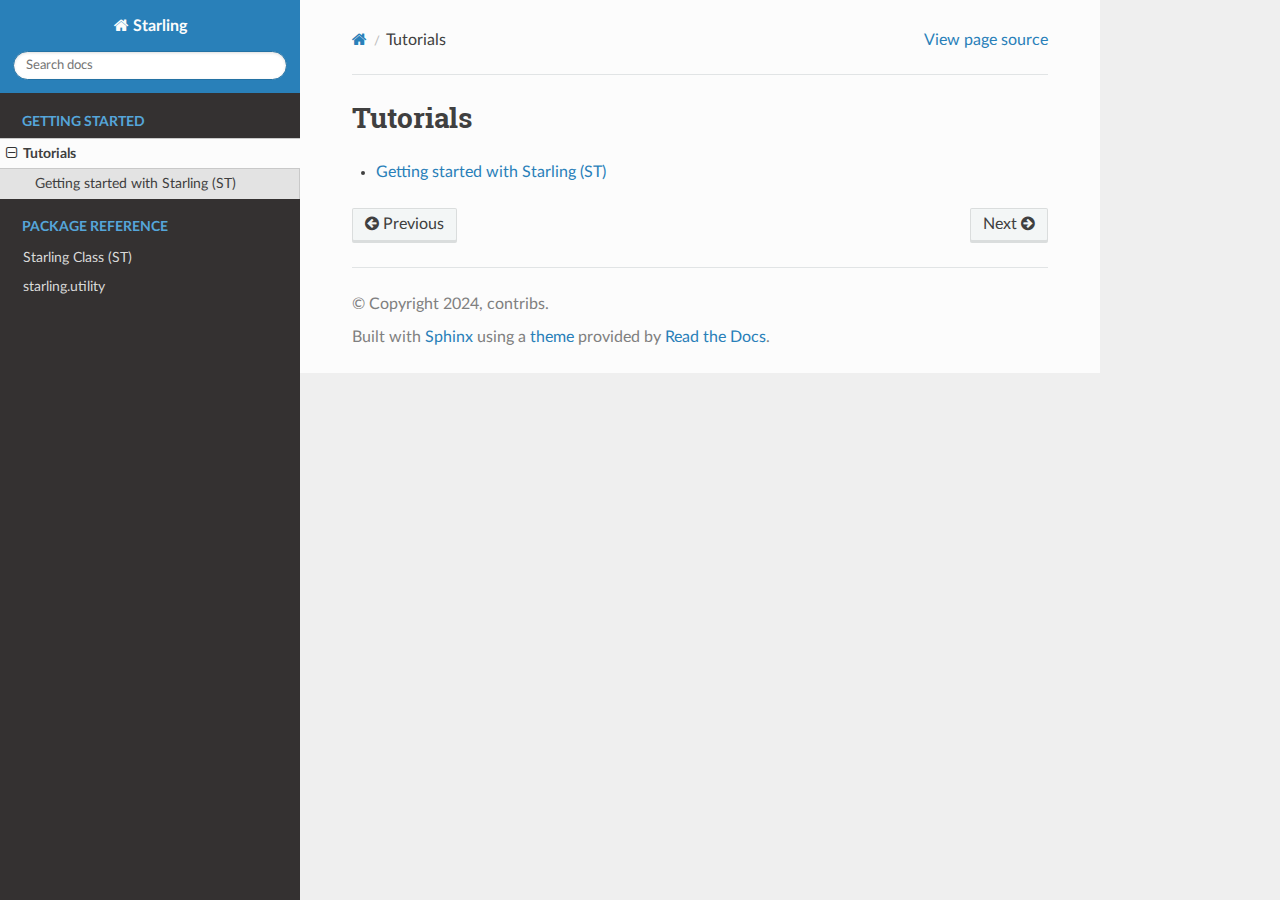
<file: tutorials.html>
<!DOCTYPE html>
<html class="writer-html5" lang="en" data-content_root="./">
<head>
  <meta charset="utf-8" /><meta name="viewport" content="width=device-width, initial-scale=1" />

  <meta name="viewport" content="width=device-width, initial-scale=1.0" />
  <title>Tutorials &mdash; Starling  documentation</title>
      <link rel="stylesheet" type="text/css" href="_static/pygments.css?v=80d5e7a1" />
      <link rel="stylesheet" type="text/css" href="_static/css/theme.css?v=19f00094" />
      <link rel="stylesheet" type="text/css" href="_static/mystnb.4510f1fc1dee50b3e5859aac5469c37c29e427902b24a333a5f9fcb2f0b3ac41.css" />
      <link rel="stylesheet" type="text/css" href="_static/css/custom.css?v=6916c06d" />

  
  <!--[if lt IE 9]>
    <script src="_static/js/html5shiv.min.js"></script>
  <![endif]-->
  
        <script src="_static/jquery.js?v=5d32c60e"></script>
        <script src="_static/_sphinx_javascript_frameworks_compat.js?v=2cd50e6c"></script>
        <script src="_static/documentation_options.js?v=5929fcd5"></script>
        <script src="_static/doctools.js?v=888ff710"></script>
        <script src="_static/sphinx_highlight.js?v=dc90522c"></script>
    <script src="_static/js/theme.js"></script>
    <link rel="index" title="Index" href="genindex.html" />
    <link rel="search" title="Search" href="search.html" />
    <link rel="next" title="Getting started with Starling (ST)" href="tutorial/getting-started.html" />
    <link rel="prev" title="SegmentaTion AwaRe cLusterING (starling)" href="index.html" /> 
</head>

<body class="wy-body-for-nav"> 
  <div class="wy-grid-for-nav">
    <nav data-toggle="wy-nav-shift" class="wy-nav-side">
      <div class="wy-side-scroll">
        <div class="wy-side-nav-search" >

          
          
          <a href="index.html" class="icon icon-home">
            Starling
          </a>
<div role="search">
  <form id="rtd-search-form" class="wy-form" action="search.html" method="get">
    <input type="text" name="q" placeholder="Search docs" aria-label="Search docs" />
    <input type="hidden" name="check_keywords" value="yes" />
    <input type="hidden" name="area" value="default" />
  </form>
</div>
        </div><div class="wy-menu wy-menu-vertical" data-spy="affix" role="navigation" aria-label="Navigation menu">
              <p class="caption" role="heading"><span class="caption-text">Getting Started</span></p>
<ul class="current">
<li class="toctree-l1 current"><a class="current reference internal" href="#">Tutorials</a><ul>
<li class="toctree-l2"><a class="reference internal" href="tutorial/getting-started.html">Getting started with Starling (ST)</a></li>
</ul>
</li>
</ul>
<p class="caption" role="heading"><span class="caption-text">Package Reference</span></p>
<ul>
<li class="toctree-l1"><a class="reference internal" href="starling.html">Starling Class (ST)</a></li>
<li class="toctree-l1"><a class="reference internal" href="utility.html">starling.utility</a></li>
</ul>

        </div>
      </div>
    </nav>

    <section data-toggle="wy-nav-shift" class="wy-nav-content-wrap"><nav class="wy-nav-top" aria-label="Mobile navigation menu" >
          <i data-toggle="wy-nav-top" class="fa fa-bars"></i>
          <a href="index.html">Starling</a>
      </nav>

      <div class="wy-nav-content">
        <div class="rst-content">
          <div role="navigation" aria-label="Page navigation">
  <ul class="wy-breadcrumbs">
      <li><a href="index.html" class="icon icon-home" aria-label="Home"></a></li>
      <li class="breadcrumb-item active">Tutorials</li>
      <li class="wy-breadcrumbs-aside">
            <a href="_sources/tutorials.md.txt" rel="nofollow"> View page source</a>
      </li>
  </ul>
  <hr/>
</div>
          <div role="main" class="document" itemscope="itemscope" itemtype="http://schema.org/Article">
           <div itemprop="articleBody">
             
  <!-- We're using markdown here b/c markdown myst-nb does not have a pandoc dependency -->
<section id="tutorials">
<h1>Tutorials<a class="headerlink" href="#tutorials" title="Link to this heading"></a></h1>
<div class="toctree-wrapper compound">
</div>
<!-- Using our own link to prevent autogeneration of long table of contents based on notebook structure -->
<ul class="simple">
<li><p><a class="reference internal" href="tutorial/getting-started.html"><span class="std std-doc">Getting started with Starling (ST)</span></a></p></li>
</ul>
</section>


           </div>
          </div>
          <footer><div class="rst-footer-buttons" role="navigation" aria-label="Footer">
        <a href="index.html" class="btn btn-neutral float-left" title="SegmentaTion AwaRe cLusterING (starling)" accesskey="p" rel="prev"><span class="fa fa-arrow-circle-left" aria-hidden="true"></span> Previous</a>
        <a href="tutorial/getting-started.html" class="btn btn-neutral float-right" title="Getting started with Starling (ST)" accesskey="n" rel="next">Next <span class="fa fa-arrow-circle-right" aria-hidden="true"></span></a>
    </div>

  <hr/>

  <div role="contentinfo">
    <p>&#169; Copyright 2024, contribs.</p>
  </div>

  Built with <a href="https://www.sphinx-doc.org/">Sphinx</a> using a
    <a href="https://github.com/readthedocs/sphinx_rtd_theme">theme</a>
    provided by <a href="https://readthedocs.org">Read the Docs</a>.
   

</footer>
        </div>
      </div>
    </section>
  </div>
  <script>
      jQuery(function () {
          SphinxRtdTheme.Navigation.enable(true);
      });
  </script> 

</body>
</html>
</file>
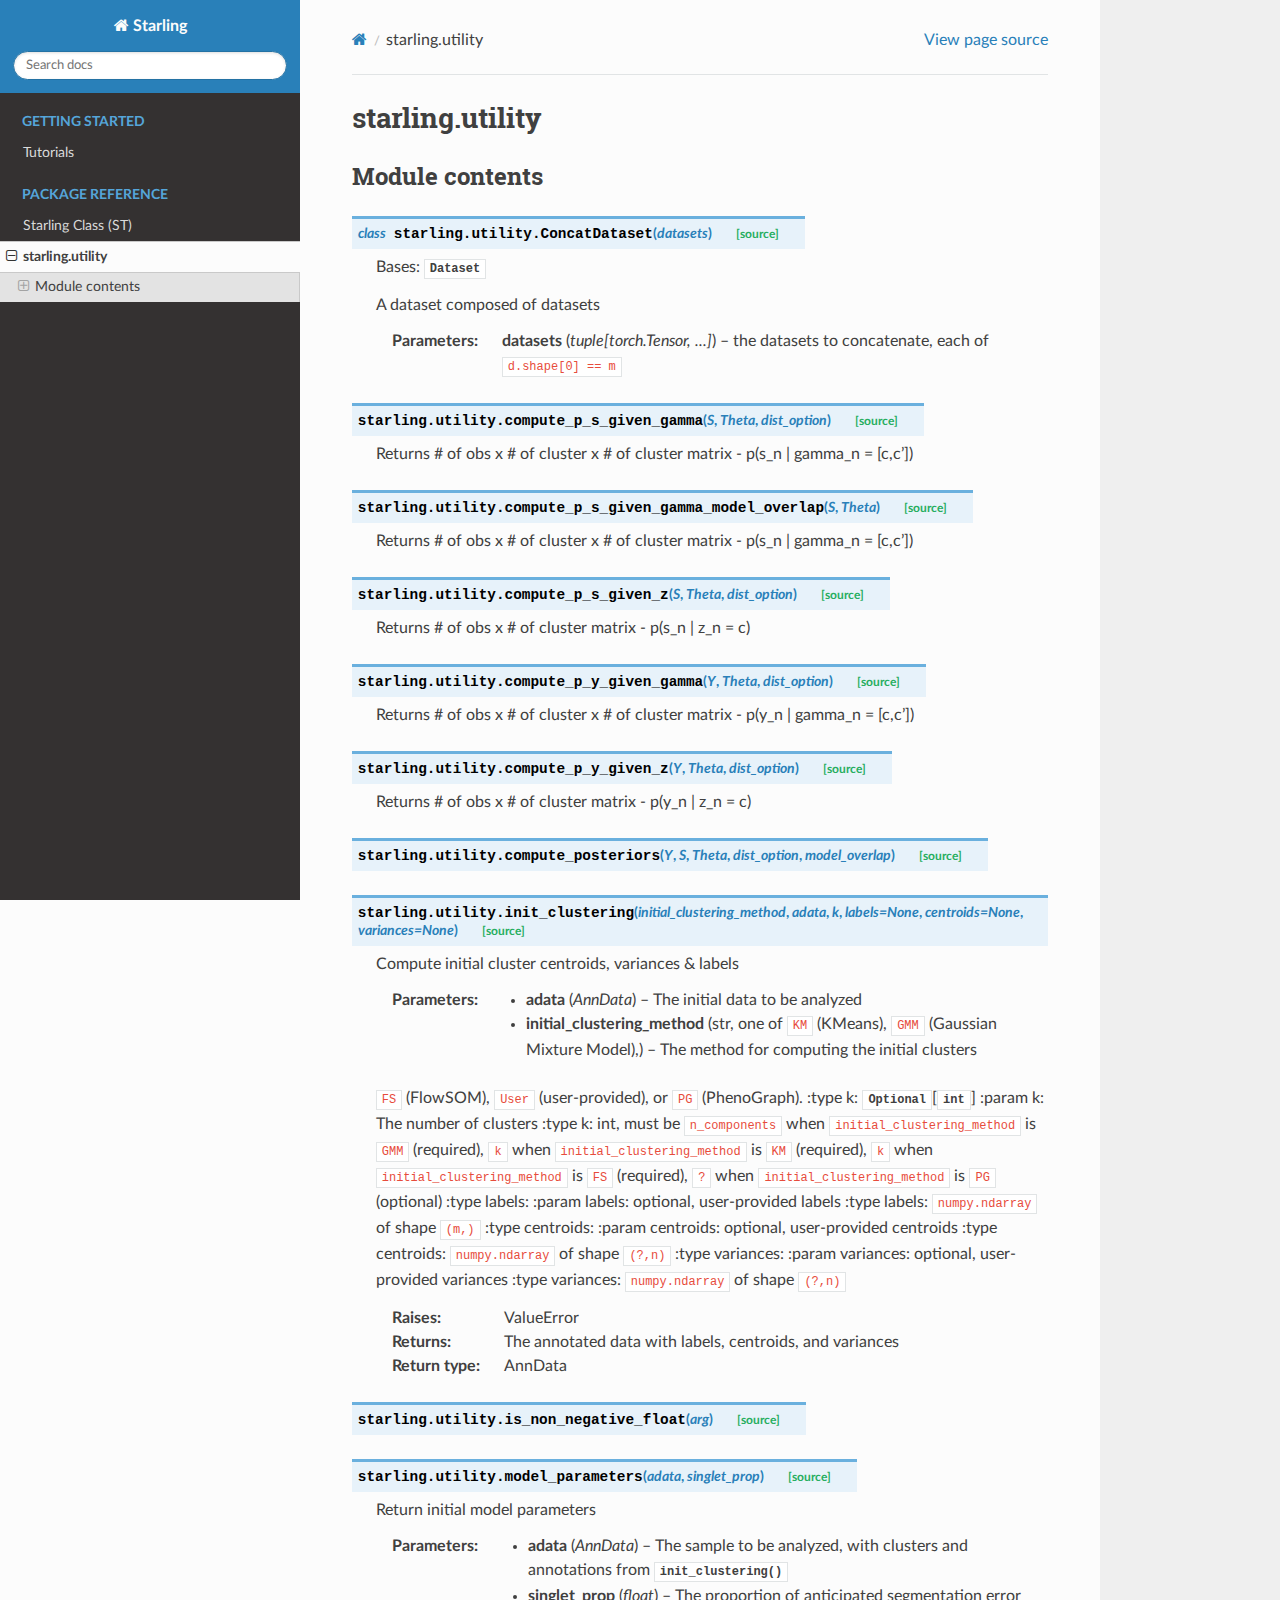
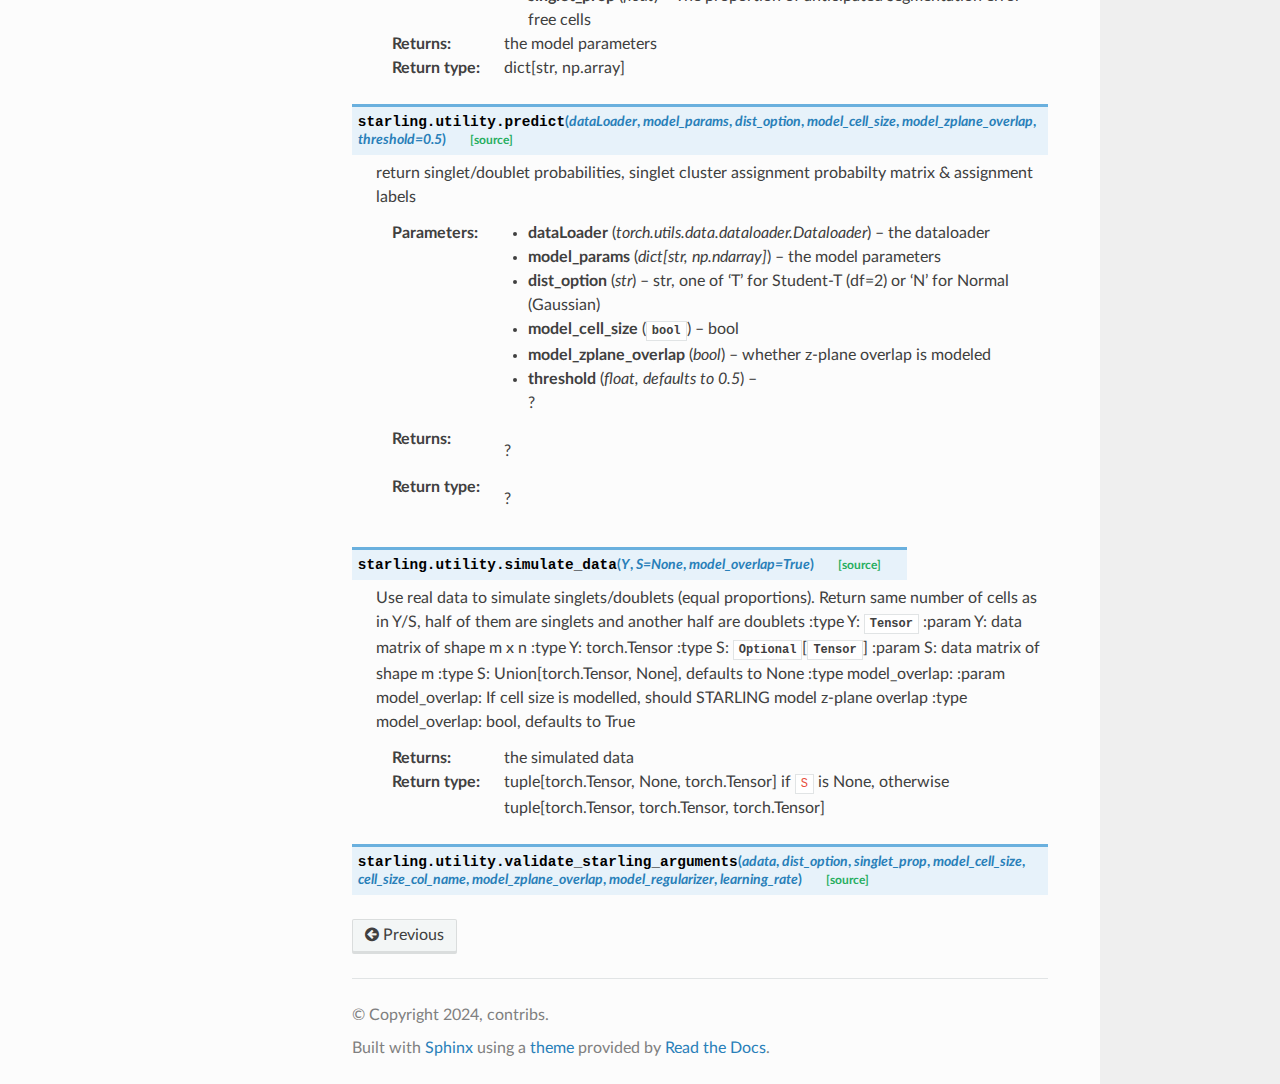
<file: utility.html>
<!DOCTYPE html>
<html class="writer-html5" lang="en" data-content_root="./">
<head>
  <meta charset="utf-8" /><meta name="viewport" content="width=device-width, initial-scale=1" />

  <meta name="viewport" content="width=device-width, initial-scale=1.0" />
  <title>starling.utility &mdash; Starling  documentation</title>
      <link rel="stylesheet" type="text/css" href="_static/pygments.css?v=80d5e7a1" />
      <link rel="stylesheet" type="text/css" href="_static/css/theme.css?v=19f00094" />
      <link rel="stylesheet" type="text/css" href="_static/mystnb.4510f1fc1dee50b3e5859aac5469c37c29e427902b24a333a5f9fcb2f0b3ac41.css" />
      <link rel="stylesheet" type="text/css" href="_static/css/custom.css?v=6916c06d" />

  
  <!--[if lt IE 9]>
    <script src="_static/js/html5shiv.min.js"></script>
  <![endif]-->
  
        <script src="_static/jquery.js?v=5d32c60e"></script>
        <script src="_static/_sphinx_javascript_frameworks_compat.js?v=2cd50e6c"></script>
        <script src="_static/documentation_options.js?v=5929fcd5"></script>
        <script src="_static/doctools.js?v=888ff710"></script>
        <script src="_static/sphinx_highlight.js?v=dc90522c"></script>
    <script src="_static/js/theme.js"></script>
    <link rel="index" title="Index" href="genindex.html" />
    <link rel="search" title="Search" href="search.html" />
    <link rel="prev" title="Starling Class (ST)" href="starling.html" /> 
</head>

<body class="wy-body-for-nav"> 
  <div class="wy-grid-for-nav">
    <nav data-toggle="wy-nav-shift" class="wy-nav-side">
      <div class="wy-side-scroll">
        <div class="wy-side-nav-search" >

          
          
          <a href="index.html" class="icon icon-home">
            Starling
          </a>
<div role="search">
  <form id="rtd-search-form" class="wy-form" action="search.html" method="get">
    <input type="text" name="q" placeholder="Search docs" aria-label="Search docs" />
    <input type="hidden" name="check_keywords" value="yes" />
    <input type="hidden" name="area" value="default" />
  </form>
</div>
        </div><div class="wy-menu wy-menu-vertical" data-spy="affix" role="navigation" aria-label="Navigation menu">
              <p class="caption" role="heading"><span class="caption-text">Getting Started</span></p>
<ul>
<li class="toctree-l1"><a class="reference internal" href="tutorials.html">Tutorials</a></li>
</ul>
<p class="caption" role="heading"><span class="caption-text">Package Reference</span></p>
<ul class="current">
<li class="toctree-l1"><a class="reference internal" href="starling.html">Starling Class (ST)</a></li>
<li class="toctree-l1 current"><a class="current reference internal" href="#">starling.utility</a><ul>
<li class="toctree-l2"><a class="reference internal" href="#module-starling.utility">Module contents</a><ul>
<li class="toctree-l3"><a class="reference internal" href="#starling.utility.ConcatDataset"><code class="docutils literal notranslate"><span class="pre">ConcatDataset</span></code></a></li>
<li class="toctree-l3"><a class="reference internal" href="#starling.utility.compute_p_s_given_gamma"><code class="docutils literal notranslate"><span class="pre">compute_p_s_given_gamma()</span></code></a></li>
<li class="toctree-l3"><a class="reference internal" href="#starling.utility.compute_p_s_given_gamma_model_overlap"><code class="docutils literal notranslate"><span class="pre">compute_p_s_given_gamma_model_overlap()</span></code></a></li>
<li class="toctree-l3"><a class="reference internal" href="#starling.utility.compute_p_s_given_z"><code class="docutils literal notranslate"><span class="pre">compute_p_s_given_z()</span></code></a></li>
<li class="toctree-l3"><a class="reference internal" href="#starling.utility.compute_p_y_given_gamma"><code class="docutils literal notranslate"><span class="pre">compute_p_y_given_gamma()</span></code></a></li>
<li class="toctree-l3"><a class="reference internal" href="#starling.utility.compute_p_y_given_z"><code class="docutils literal notranslate"><span class="pre">compute_p_y_given_z()</span></code></a></li>
<li class="toctree-l3"><a class="reference internal" href="#starling.utility.compute_posteriors"><code class="docutils literal notranslate"><span class="pre">compute_posteriors()</span></code></a></li>
<li class="toctree-l3"><a class="reference internal" href="#starling.utility.init_clustering"><code class="docutils literal notranslate"><span class="pre">init_clustering()</span></code></a></li>
<li class="toctree-l3"><a class="reference internal" href="#starling.utility.is_non_negative_float"><code class="docutils literal notranslate"><span class="pre">is_non_negative_float()</span></code></a></li>
<li class="toctree-l3"><a class="reference internal" href="#starling.utility.model_parameters"><code class="docutils literal notranslate"><span class="pre">model_parameters()</span></code></a></li>
<li class="toctree-l3"><a class="reference internal" href="#starling.utility.predict"><code class="docutils literal notranslate"><span class="pre">predict()</span></code></a></li>
<li class="toctree-l3"><a class="reference internal" href="#starling.utility.simulate_data"><code class="docutils literal notranslate"><span class="pre">simulate_data()</span></code></a></li>
<li class="toctree-l3"><a class="reference internal" href="#starling.utility.validate_starling_arguments"><code class="docutils literal notranslate"><span class="pre">validate_starling_arguments()</span></code></a></li>
</ul>
</li>
</ul>
</li>
</ul>

        </div>
      </div>
    </nav>

    <section data-toggle="wy-nav-shift" class="wy-nav-content-wrap"><nav class="wy-nav-top" aria-label="Mobile navigation menu" >
          <i data-toggle="wy-nav-top" class="fa fa-bars"></i>
          <a href="index.html">Starling</a>
      </nav>

      <div class="wy-nav-content">
        <div class="rst-content">
          <div role="navigation" aria-label="Page navigation">
  <ul class="wy-breadcrumbs">
      <li><a href="index.html" class="icon icon-home" aria-label="Home"></a></li>
      <li class="breadcrumb-item active">starling.utility</li>
      <li class="wy-breadcrumbs-aside">
            <a href="_sources/utility.rst.txt" rel="nofollow"> View page source</a>
      </li>
  </ul>
  <hr/>
</div>
          <div role="main" class="document" itemscope="itemscope" itemtype="http://schema.org/Article">
           <div itemprop="articleBody">
             
  <section id="starling-utility">
<h1>starling.utility<a class="headerlink" href="#starling-utility" title="Link to this heading"></a></h1>
<section id="module-starling.utility">
<span id="module-contents"></span><h2>Module contents<a class="headerlink" href="#module-starling.utility" title="Link to this heading"></a></h2>
<dl class="py class">
<dt class="sig sig-object py" id="starling.utility.ConcatDataset">
<em class="property"><span class="pre">class</span><span class="w"> </span></em><span class="sig-prename descclassname"><span class="pre">starling.utility.</span></span><span class="sig-name descname"><span class="pre">ConcatDataset</span></span><span class="sig-paren">(</span><em class="sig-param"><span class="n"><span class="pre">datasets</span></span></em><span class="sig-paren">)</span><a class="reference internal" href="_modules/starling/utility.html#ConcatDataset"><span class="viewcode-link"><span class="pre">[source]</span></span></a><a class="headerlink" href="#starling.utility.ConcatDataset" title="Link to this definition"></a></dt>
<dd><p>Bases: <code class="xref py py-class docutils literal notranslate"><span class="pre">Dataset</span></code></p>
<p>A dataset composed of datasets</p>
<dl class="field-list simple">
<dt class="field-odd">Parameters<span class="colon">:</span></dt>
<dd class="field-odd"><p><strong>datasets</strong> (<em>tuple</em><em>[</em><em>torch.Tensor</em><em>, </em><em>...</em><em>]</em>) – the datasets to concatenate, each of <code class="docutils literal notranslate"><span class="pre">d.shape[0]</span> <span class="pre">==</span> <span class="pre">m</span></code></p>
</dd>
</dl>
</dd></dl>

<dl class="py function">
<dt class="sig sig-object py" id="starling.utility.compute_p_s_given_gamma">
<span class="sig-prename descclassname"><span class="pre">starling.utility.</span></span><span class="sig-name descname"><span class="pre">compute_p_s_given_gamma</span></span><span class="sig-paren">(</span><em class="sig-param"><span class="n"><span class="pre">S</span></span></em>, <em class="sig-param"><span class="n"><span class="pre">Theta</span></span></em>, <em class="sig-param"><span class="n"><span class="pre">dist_option</span></span></em><span class="sig-paren">)</span><a class="reference internal" href="_modules/starling/utility.html#compute_p_s_given_gamma"><span class="viewcode-link"><span class="pre">[source]</span></span></a><a class="headerlink" href="#starling.utility.compute_p_s_given_gamma" title="Link to this definition"></a></dt>
<dd><p>Returns # of obs x # of cluster x # of cluster matrix - p(s_n | gamma_n = [c,c’])</p>
</dd></dl>

<dl class="py function">
<dt class="sig sig-object py" id="starling.utility.compute_p_s_given_gamma_model_overlap">
<span class="sig-prename descclassname"><span class="pre">starling.utility.</span></span><span class="sig-name descname"><span class="pre">compute_p_s_given_gamma_model_overlap</span></span><span class="sig-paren">(</span><em class="sig-param"><span class="n"><span class="pre">S</span></span></em>, <em class="sig-param"><span class="n"><span class="pre">Theta</span></span></em><span class="sig-paren">)</span><a class="reference internal" href="_modules/starling/utility.html#compute_p_s_given_gamma_model_overlap"><span class="viewcode-link"><span class="pre">[source]</span></span></a><a class="headerlink" href="#starling.utility.compute_p_s_given_gamma_model_overlap" title="Link to this definition"></a></dt>
<dd><p>Returns # of obs x # of cluster x # of cluster matrix - p(s_n | gamma_n = [c,c’])</p>
</dd></dl>

<dl class="py function">
<dt class="sig sig-object py" id="starling.utility.compute_p_s_given_z">
<span class="sig-prename descclassname"><span class="pre">starling.utility.</span></span><span class="sig-name descname"><span class="pre">compute_p_s_given_z</span></span><span class="sig-paren">(</span><em class="sig-param"><span class="n"><span class="pre">S</span></span></em>, <em class="sig-param"><span class="n"><span class="pre">Theta</span></span></em>, <em class="sig-param"><span class="n"><span class="pre">dist_option</span></span></em><span class="sig-paren">)</span><a class="reference internal" href="_modules/starling/utility.html#compute_p_s_given_z"><span class="viewcode-link"><span class="pre">[source]</span></span></a><a class="headerlink" href="#starling.utility.compute_p_s_given_z" title="Link to this definition"></a></dt>
<dd><p>Returns # of obs x # of cluster matrix - p(s_n | z_n = c)</p>
</dd></dl>

<dl class="py function">
<dt class="sig sig-object py" id="starling.utility.compute_p_y_given_gamma">
<span class="sig-prename descclassname"><span class="pre">starling.utility.</span></span><span class="sig-name descname"><span class="pre">compute_p_y_given_gamma</span></span><span class="sig-paren">(</span><em class="sig-param"><span class="n"><span class="pre">Y</span></span></em>, <em class="sig-param"><span class="n"><span class="pre">Theta</span></span></em>, <em class="sig-param"><span class="n"><span class="pre">dist_option</span></span></em><span class="sig-paren">)</span><a class="reference internal" href="_modules/starling/utility.html#compute_p_y_given_gamma"><span class="viewcode-link"><span class="pre">[source]</span></span></a><a class="headerlink" href="#starling.utility.compute_p_y_given_gamma" title="Link to this definition"></a></dt>
<dd><p>Returns # of obs x # of cluster x # of cluster matrix - p(y_n | gamma_n = [c,c’])</p>
</dd></dl>

<dl class="py function">
<dt class="sig sig-object py" id="starling.utility.compute_p_y_given_z">
<span class="sig-prename descclassname"><span class="pre">starling.utility.</span></span><span class="sig-name descname"><span class="pre">compute_p_y_given_z</span></span><span class="sig-paren">(</span><em class="sig-param"><span class="n"><span class="pre">Y</span></span></em>, <em class="sig-param"><span class="n"><span class="pre">Theta</span></span></em>, <em class="sig-param"><span class="n"><span class="pre">dist_option</span></span></em><span class="sig-paren">)</span><a class="reference internal" href="_modules/starling/utility.html#compute_p_y_given_z"><span class="viewcode-link"><span class="pre">[source]</span></span></a><a class="headerlink" href="#starling.utility.compute_p_y_given_z" title="Link to this definition"></a></dt>
<dd><p>Returns # of obs x # of cluster matrix - p(y_n | z_n = c)</p>
</dd></dl>

<dl class="py function">
<dt class="sig sig-object py" id="starling.utility.compute_posteriors">
<span class="sig-prename descclassname"><span class="pre">starling.utility.</span></span><span class="sig-name descname"><span class="pre">compute_posteriors</span></span><span class="sig-paren">(</span><em class="sig-param"><span class="n"><span class="pre">Y</span></span></em>, <em class="sig-param"><span class="n"><span class="pre">S</span></span></em>, <em class="sig-param"><span class="n"><span class="pre">Theta</span></span></em>, <em class="sig-param"><span class="n"><span class="pre">dist_option</span></span></em>, <em class="sig-param"><span class="n"><span class="pre">model_overlap</span></span></em><span class="sig-paren">)</span><a class="reference internal" href="_modules/starling/utility.html#compute_posteriors"><span class="viewcode-link"><span class="pre">[source]</span></span></a><a class="headerlink" href="#starling.utility.compute_posteriors" title="Link to this definition"></a></dt>
<dd></dd></dl>

<dl class="py function">
<dt class="sig sig-object py" id="starling.utility.init_clustering">
<span class="sig-prename descclassname"><span class="pre">starling.utility.</span></span><span class="sig-name descname"><span class="pre">init_clustering</span></span><span class="sig-paren">(</span><em class="sig-param"><span class="n"><span class="pre">initial_clustering_method</span></span></em>, <em class="sig-param"><span class="n"><span class="pre">adata</span></span></em>, <em class="sig-param"><span class="n"><span class="pre">k</span></span></em>, <em class="sig-param"><span class="n"><span class="pre">labels</span></span><span class="o"><span class="pre">=</span></span><span class="default_value"><span class="pre">None</span></span></em>, <em class="sig-param"><span class="n"><span class="pre">centroids</span></span><span class="o"><span class="pre">=</span></span><span class="default_value"><span class="pre">None</span></span></em>, <em class="sig-param"><span class="n"><span class="pre">variances</span></span><span class="o"><span class="pre">=</span></span><span class="default_value"><span class="pre">None</span></span></em><span class="sig-paren">)</span><a class="reference internal" href="_modules/starling/utility.html#init_clustering"><span class="viewcode-link"><span class="pre">[source]</span></span></a><a class="headerlink" href="#starling.utility.init_clustering" title="Link to this definition"></a></dt>
<dd><p>Compute initial cluster centroids, variances &amp; labels</p>
<dl class="field-list simple">
<dt class="field-odd">Parameters<span class="colon">:</span></dt>
<dd class="field-odd"><ul class="simple">
<li><p><strong>adata</strong> (<em>AnnData</em>) – The initial data to be analyzed</p></li>
<li><p><strong>initial_clustering_method</strong> (str, one of <code class="docutils literal notranslate"><span class="pre">KM</span></code> (KMeans), <code class="docutils literal notranslate"><span class="pre">GMM</span></code> (Gaussian Mixture Model),) – The method for computing the initial clusters</p></li>
</ul>
</dd>
</dl>
<p><code class="docutils literal notranslate"><span class="pre">FS</span></code> (FlowSOM), <code class="docutils literal notranslate"><span class="pre">User</span></code> (user-provided), or <code class="docutils literal notranslate"><span class="pre">PG</span></code> (PhenoGraph).
:type k: <span class="sphinx_autodoc_typehints-type"><code class="xref py py-data docutils literal notranslate"><span class="pre">Optional</span></code>[<code class="xref py py-class docutils literal notranslate"><span class="pre">int</span></code>]</span>
:param k: The number of clusters
:type k: int, must be <code class="docutils literal notranslate"><span class="pre">n_components</span></code> when <code class="docutils literal notranslate"><span class="pre">initial_clustering_method</span></code> is <code class="docutils literal notranslate"><span class="pre">GMM</span></code> (required), <code class="docutils literal notranslate"><span class="pre">k</span></code> when <code class="docutils literal notranslate"><span class="pre">initial_clustering_method</span></code> is <code class="docutils literal notranslate"><span class="pre">KM</span></code> (required), <code class="docutils literal notranslate"><span class="pre">k</span></code> when <code class="docutils literal notranslate"><span class="pre">initial_clustering_method</span></code> is <code class="docutils literal notranslate"><span class="pre">FS</span></code> (required), <code class="docutils literal notranslate"><span class="pre">?</span></code> when  <code class="docutils literal notranslate"><span class="pre">initial_clustering_method</span></code> is <code class="docutils literal notranslate"><span class="pre">PG</span></code> (optional)
:type labels: 
:param labels: optional, user-provided labels
:type labels: <code class="docutils literal notranslate"><span class="pre">numpy.ndarray</span></code> of shape <code class="docutils literal notranslate"><span class="pre">(m,)</span></code>
:type centroids: 
:param centroids: optional, user-provided centroids
:type centroids: <code class="docutils literal notranslate"><span class="pre">numpy.ndarray</span></code> of shape <code class="docutils literal notranslate"><span class="pre">(?,n)</span></code>
:type variances: 
:param variances: optional, user-provided variances
:type variances: <code class="docutils literal notranslate"><span class="pre">numpy.ndarray</span></code> of shape <code class="docutils literal notranslate"><span class="pre">(?,n)</span></code></p>
<dl class="field-list simple">
<dt class="field-odd">Raises<span class="colon">:</span></dt>
<dd class="field-odd"><p>ValueError</p>
</dd>
<dt class="field-even">Returns<span class="colon">:</span></dt>
<dd class="field-even"><p>The annotated data with labels, centroids, and variances</p>
</dd>
<dt class="field-odd">Return type<span class="colon">:</span></dt>
<dd class="field-odd"><p>AnnData</p>
</dd>
</dl>
</dd></dl>

<dl class="py function">
<dt class="sig sig-object py" id="starling.utility.is_non_negative_float">
<span class="sig-prename descclassname"><span class="pre">starling.utility.</span></span><span class="sig-name descname"><span class="pre">is_non_negative_float</span></span><span class="sig-paren">(</span><em class="sig-param"><span class="n"><span class="pre">arg</span></span></em><span class="sig-paren">)</span><a class="reference internal" href="_modules/starling/utility.html#is_non_negative_float"><span class="viewcode-link"><span class="pre">[source]</span></span></a><a class="headerlink" href="#starling.utility.is_non_negative_float" title="Link to this definition"></a></dt>
<dd></dd></dl>

<dl class="py function">
<dt class="sig sig-object py" id="starling.utility.model_parameters">
<span class="sig-prename descclassname"><span class="pre">starling.utility.</span></span><span class="sig-name descname"><span class="pre">model_parameters</span></span><span class="sig-paren">(</span><em class="sig-param"><span class="n"><span class="pre">adata</span></span></em>, <em class="sig-param"><span class="n"><span class="pre">singlet_prop</span></span></em><span class="sig-paren">)</span><a class="reference internal" href="_modules/starling/utility.html#model_parameters"><span class="viewcode-link"><span class="pre">[source]</span></span></a><a class="headerlink" href="#starling.utility.model_parameters" title="Link to this definition"></a></dt>
<dd><p>Return initial model parameters</p>
<dl class="field-list simple">
<dt class="field-odd">Parameters<span class="colon">:</span></dt>
<dd class="field-odd"><ul class="simple">
<li><p><strong>adata</strong> (<em>AnnData</em>) – The sample to be analyzed, with clusters and annotations from <a class="reference internal" href="#starling.utility.init_clustering" title="starling.utility.init_clustering"><code class="xref py py-func docutils literal notranslate"><span class="pre">init_clustering()</span></code></a></p></li>
<li><p><strong>singlet_prop</strong> (<em>float</em>) – The proportion of anticipated segmentation error free cells</p></li>
</ul>
</dd>
<dt class="field-even">Returns<span class="colon">:</span></dt>
<dd class="field-even"><p>the model parameters</p>
</dd>
<dt class="field-odd">Return type<span class="colon">:</span></dt>
<dd class="field-odd"><p>dict[str, np.array]</p>
</dd>
</dl>
</dd></dl>

<dl class="py function">
<dt class="sig sig-object py" id="starling.utility.predict">
<span class="sig-prename descclassname"><span class="pre">starling.utility.</span></span><span class="sig-name descname"><span class="pre">predict</span></span><span class="sig-paren">(</span><em class="sig-param"><span class="n"><span class="pre">dataLoader</span></span></em>, <em class="sig-param"><span class="n"><span class="pre">model_params</span></span></em>, <em class="sig-param"><span class="n"><span class="pre">dist_option</span></span></em>, <em class="sig-param"><span class="n"><span class="pre">model_cell_size</span></span></em>, <em class="sig-param"><span class="n"><span class="pre">model_zplane_overlap</span></span></em>, <em class="sig-param"><span class="n"><span class="pre">threshold</span></span><span class="o"><span class="pre">=</span></span><span class="default_value"><span class="pre">0.5</span></span></em><span class="sig-paren">)</span><a class="reference internal" href="_modules/starling/utility.html#predict"><span class="viewcode-link"><span class="pre">[source]</span></span></a><a class="headerlink" href="#starling.utility.predict" title="Link to this definition"></a></dt>
<dd><p>return singlet/doublet probabilities, singlet cluster assignment probabilty matrix &amp; assignment labels</p>
<dl class="field-list simple">
<dt class="field-odd">Parameters<span class="colon">:</span></dt>
<dd class="field-odd"><ul class="simple">
<li><p><strong>dataLoader</strong> (<em>torch.utils.data.dataloader.Dataloader</em>) – the dataloader</p></li>
<li><p><strong>model_params</strong> (<em>dict</em><em>[</em><em>str</em><em>, </em><em>np.ndarray</em><em>]</em>) – the model parameters</p></li>
<li><p><strong>dist_option</strong> (<em>str</em>) – str, one of ‘T’ for Student-T (df=2) or ‘N’ for Normal (Gaussian)</p></li>
<li><p><strong>model_cell_size</strong> (<span class="sphinx_autodoc_typehints-type"><code class="xref py py-class docutils literal notranslate"><span class="pre">bool</span></code></span>) – bool</p></li>
<li><p><strong>model_zplane_overlap</strong> (<em>bool</em>) – whether z-plane overlap is modeled</p></li>
<li><p><strong>threshold</strong> (<em>float</em><em>, </em><em>defaults to 0.5</em>) – <p>?</p>
</p></li>
</ul>
</dd>
<dt class="field-even">Returns<span class="colon">:</span></dt>
<dd class="field-even"><p><p>?</p>
</p>
</dd>
<dt class="field-odd">Return type<span class="colon">:</span></dt>
<dd class="field-odd"><p><p>?</p>
</p>
</dd>
</dl>
</dd></dl>

<dl class="py function">
<dt class="sig sig-object py" id="starling.utility.simulate_data">
<span class="sig-prename descclassname"><span class="pre">starling.utility.</span></span><span class="sig-name descname"><span class="pre">simulate_data</span></span><span class="sig-paren">(</span><em class="sig-param"><span class="n"><span class="pre">Y</span></span></em>, <em class="sig-param"><span class="n"><span class="pre">S</span></span><span class="o"><span class="pre">=</span></span><span class="default_value"><span class="pre">None</span></span></em>, <em class="sig-param"><span class="n"><span class="pre">model_overlap</span></span><span class="o"><span class="pre">=</span></span><span class="default_value"><span class="pre">True</span></span></em><span class="sig-paren">)</span><a class="reference internal" href="_modules/starling/utility.html#simulate_data"><span class="viewcode-link"><span class="pre">[source]</span></span></a><a class="headerlink" href="#starling.utility.simulate_data" title="Link to this definition"></a></dt>
<dd><p>Use real data to simulate singlets/doublets (equal proportions).
Return same number of cells as in Y/S, half of them are singlets and another half are doublets
:type Y: <span class="sphinx_autodoc_typehints-type"><code class="xref py py-class docutils literal notranslate"><span class="pre">Tensor</span></code></span>
:param Y: data matrix of shape m x n
:type Y: torch.Tensor
:type S: <span class="sphinx_autodoc_typehints-type"><code class="xref py py-data docutils literal notranslate"><span class="pre">Optional</span></code>[<code class="xref py py-class docutils literal notranslate"><span class="pre">Tensor</span></code>]</span>
:param S: data matrix of shape m
:type S: Union[torch.Tensor, None], defaults to None
:type model_overlap: 
:param model_overlap: If cell size is modelled, should STARLING model z-plane overlap
:type model_overlap: bool, defaults to True</p>
<dl class="field-list simple">
<dt class="field-odd">Returns<span class="colon">:</span></dt>
<dd class="field-odd"><p>the simulated data</p>
</dd>
<dt class="field-even">Return type<span class="colon">:</span></dt>
<dd class="field-even"><p>tuple[torch.Tensor, None, torch.Tensor] if <code class="docutils literal notranslate"><span class="pre">S</span></code> is None, otherwise tuple[torch.Tensor, torch.Tensor, torch.Tensor]</p>
</dd>
</dl>
</dd></dl>

<dl class="py function">
<dt class="sig sig-object py" id="starling.utility.validate_starling_arguments">
<span class="sig-prename descclassname"><span class="pre">starling.utility.</span></span><span class="sig-name descname"><span class="pre">validate_starling_arguments</span></span><span class="sig-paren">(</span><em class="sig-param"><span class="n"><span class="pre">adata</span></span></em>, <em class="sig-param"><span class="n"><span class="pre">dist_option</span></span></em>, <em class="sig-param"><span class="n"><span class="pre">singlet_prop</span></span></em>, <em class="sig-param"><span class="n"><span class="pre">model_cell_size</span></span></em>, <em class="sig-param"><span class="n"><span class="pre">cell_size_col_name</span></span></em>, <em class="sig-param"><span class="n"><span class="pre">model_zplane_overlap</span></span></em>, <em class="sig-param"><span class="n"><span class="pre">model_regularizer</span></span></em>, <em class="sig-param"><span class="n"><span class="pre">learning_rate</span></span></em><span class="sig-paren">)</span><a class="reference internal" href="_modules/starling/utility.html#validate_starling_arguments"><span class="viewcode-link"><span class="pre">[source]</span></span></a><a class="headerlink" href="#starling.utility.validate_starling_arguments" title="Link to this definition"></a></dt>
<dd></dd></dl>

</section>
</section>


           </div>
          </div>
          <footer><div class="rst-footer-buttons" role="navigation" aria-label="Footer">
        <a href="starling.html" class="btn btn-neutral float-left" title="Starling Class (ST)" accesskey="p" rel="prev"><span class="fa fa-arrow-circle-left" aria-hidden="true"></span> Previous</a>
    </div>

  <hr/>

  <div role="contentinfo">
    <p>&#169; Copyright 2024, contribs.</p>
  </div>

  Built with <a href="https://www.sphinx-doc.org/">Sphinx</a> using a
    <a href="https://github.com/readthedocs/sphinx_rtd_theme">theme</a>
    provided by <a href="https://readthedocs.org">Read the Docs</a>.
   

</footer>
        </div>
      </div>
    </section>
  </div>
  <script>
      jQuery(function () {
          SphinxRtdTheme.Navigation.enable(true);
      });
  </script> 

</body>
</html>
</file>
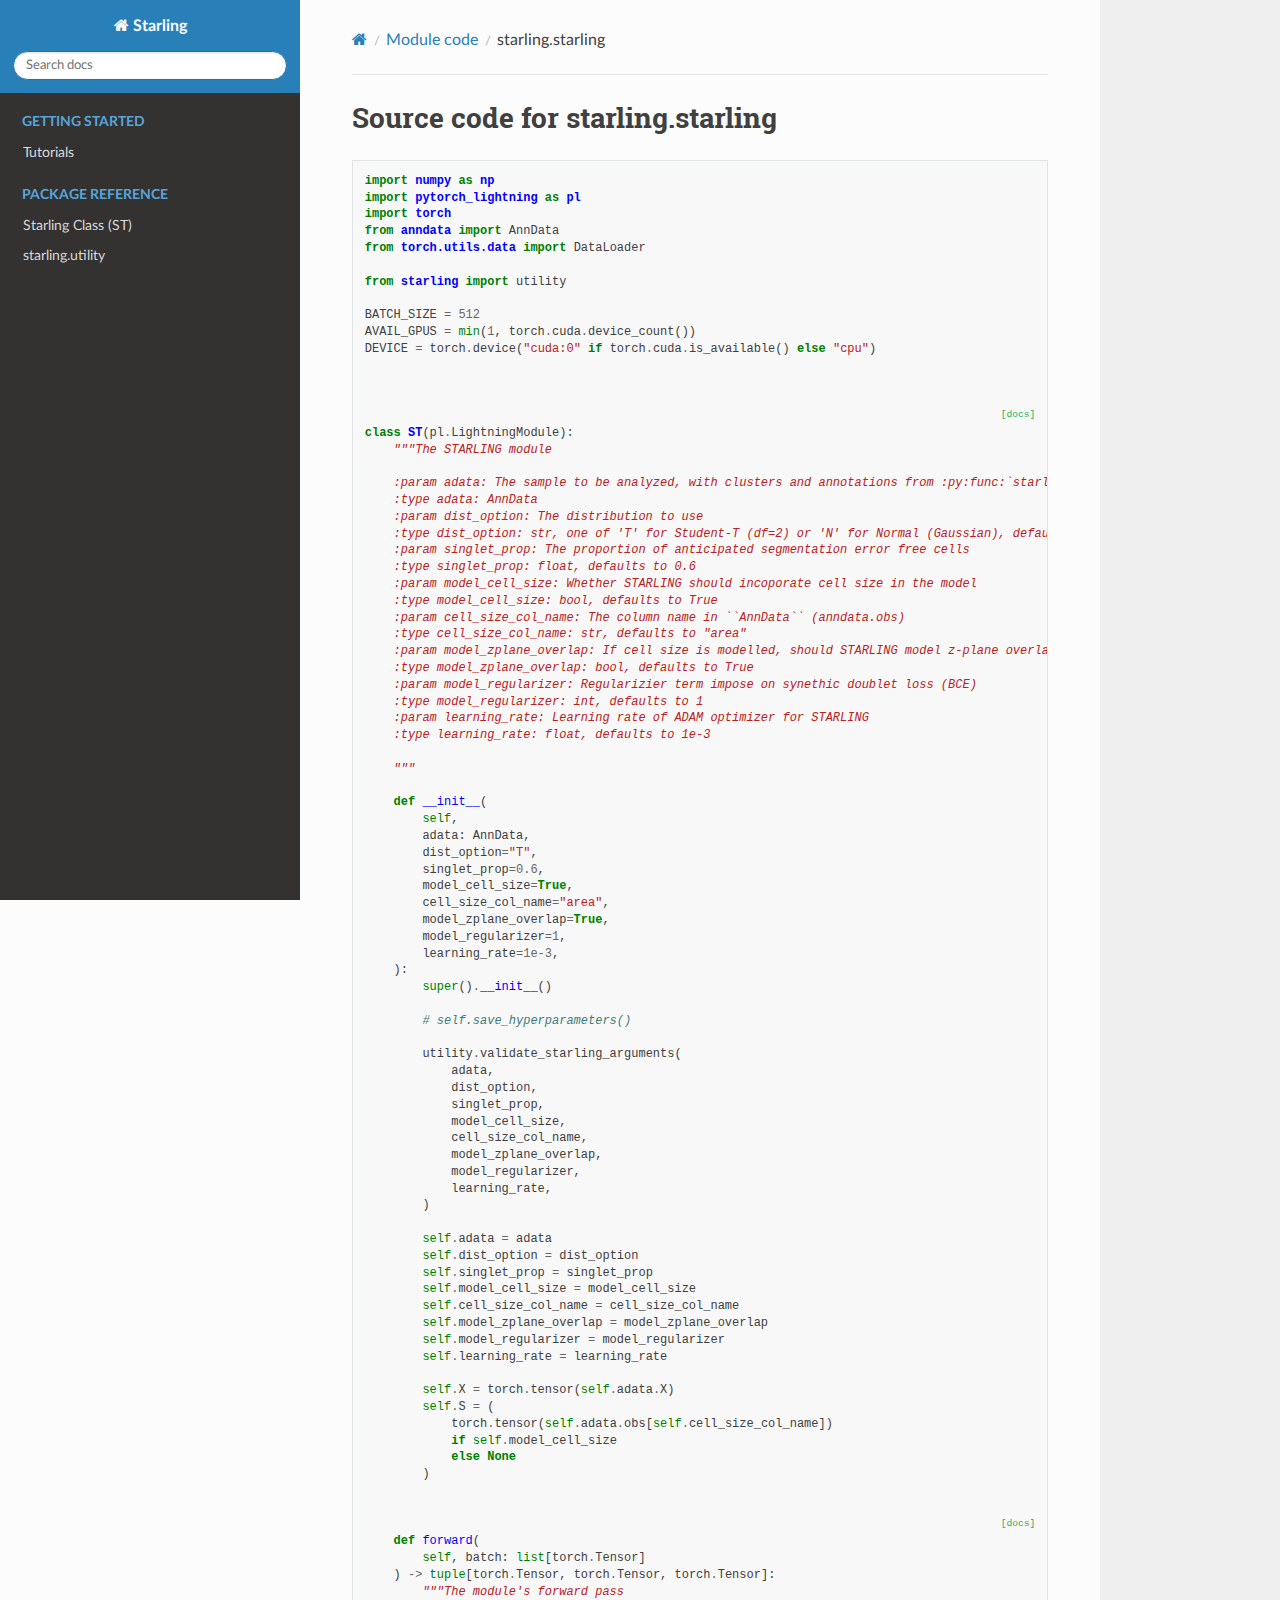
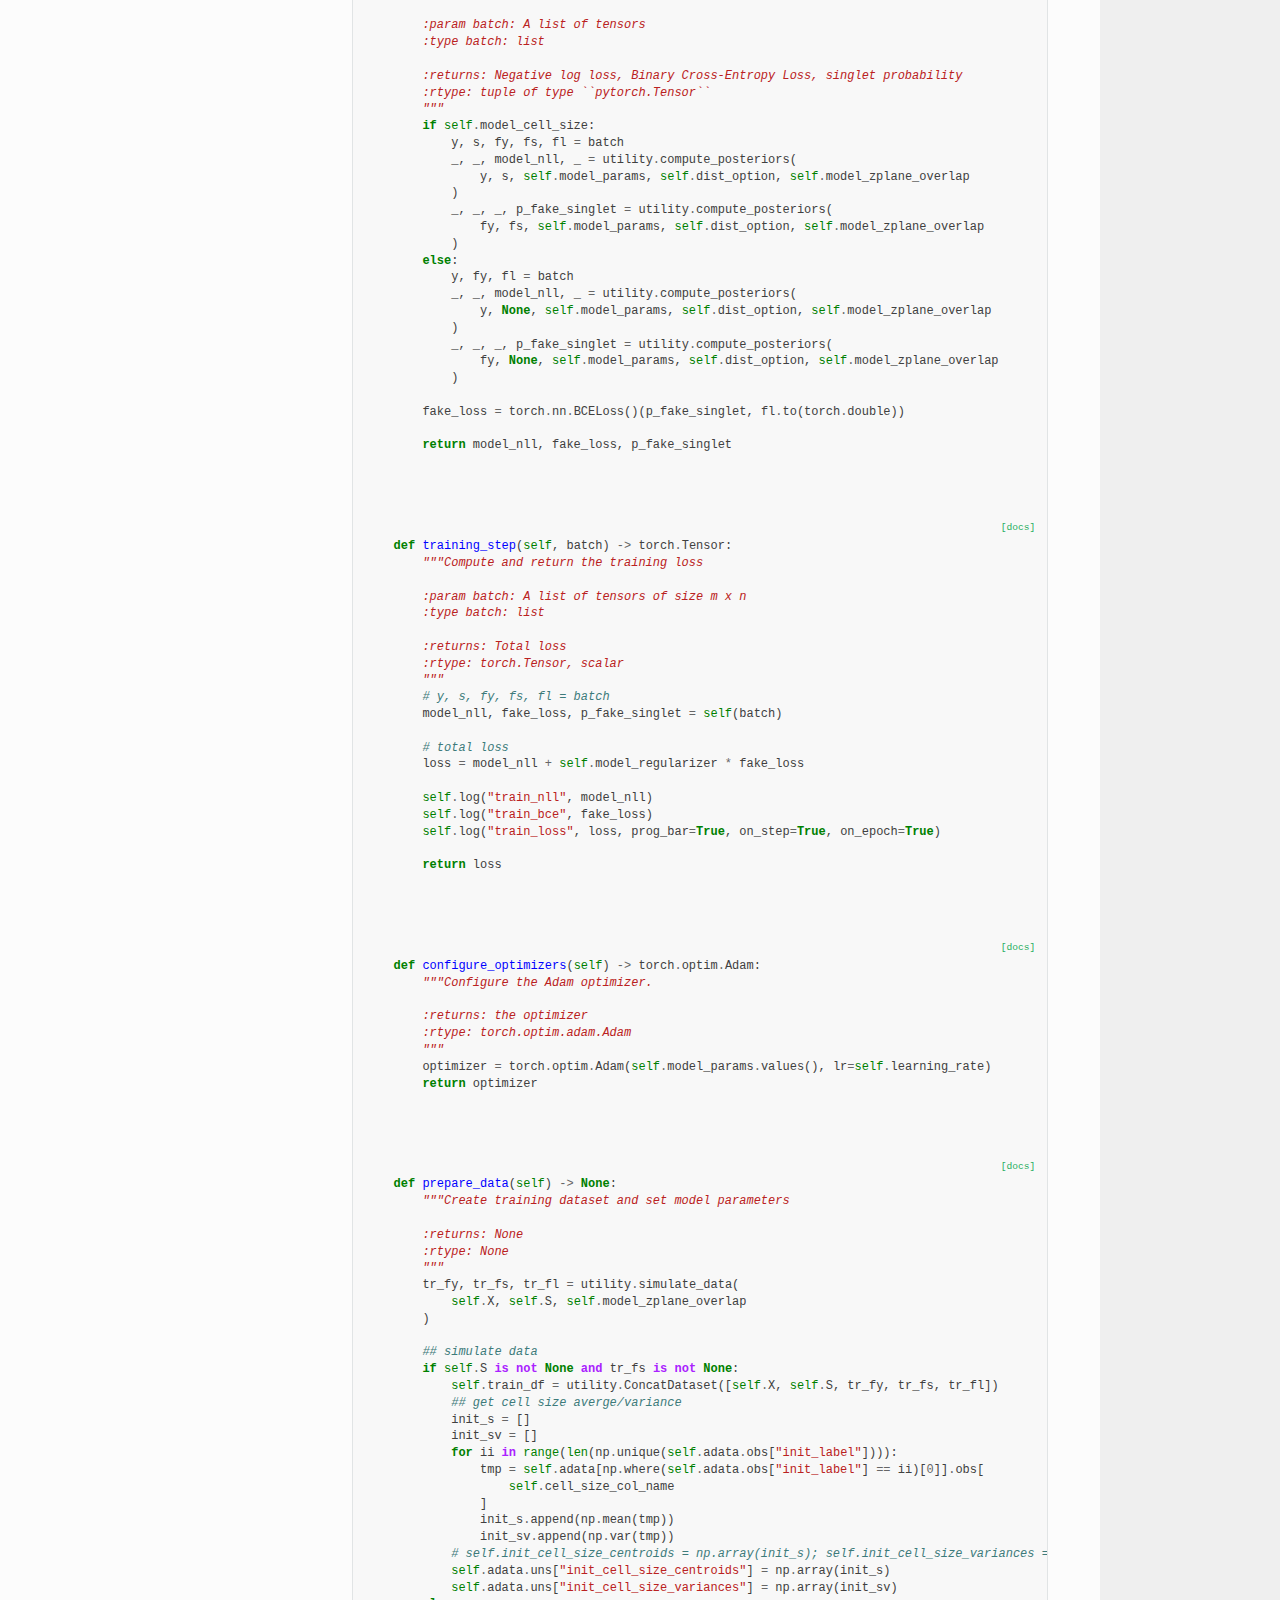
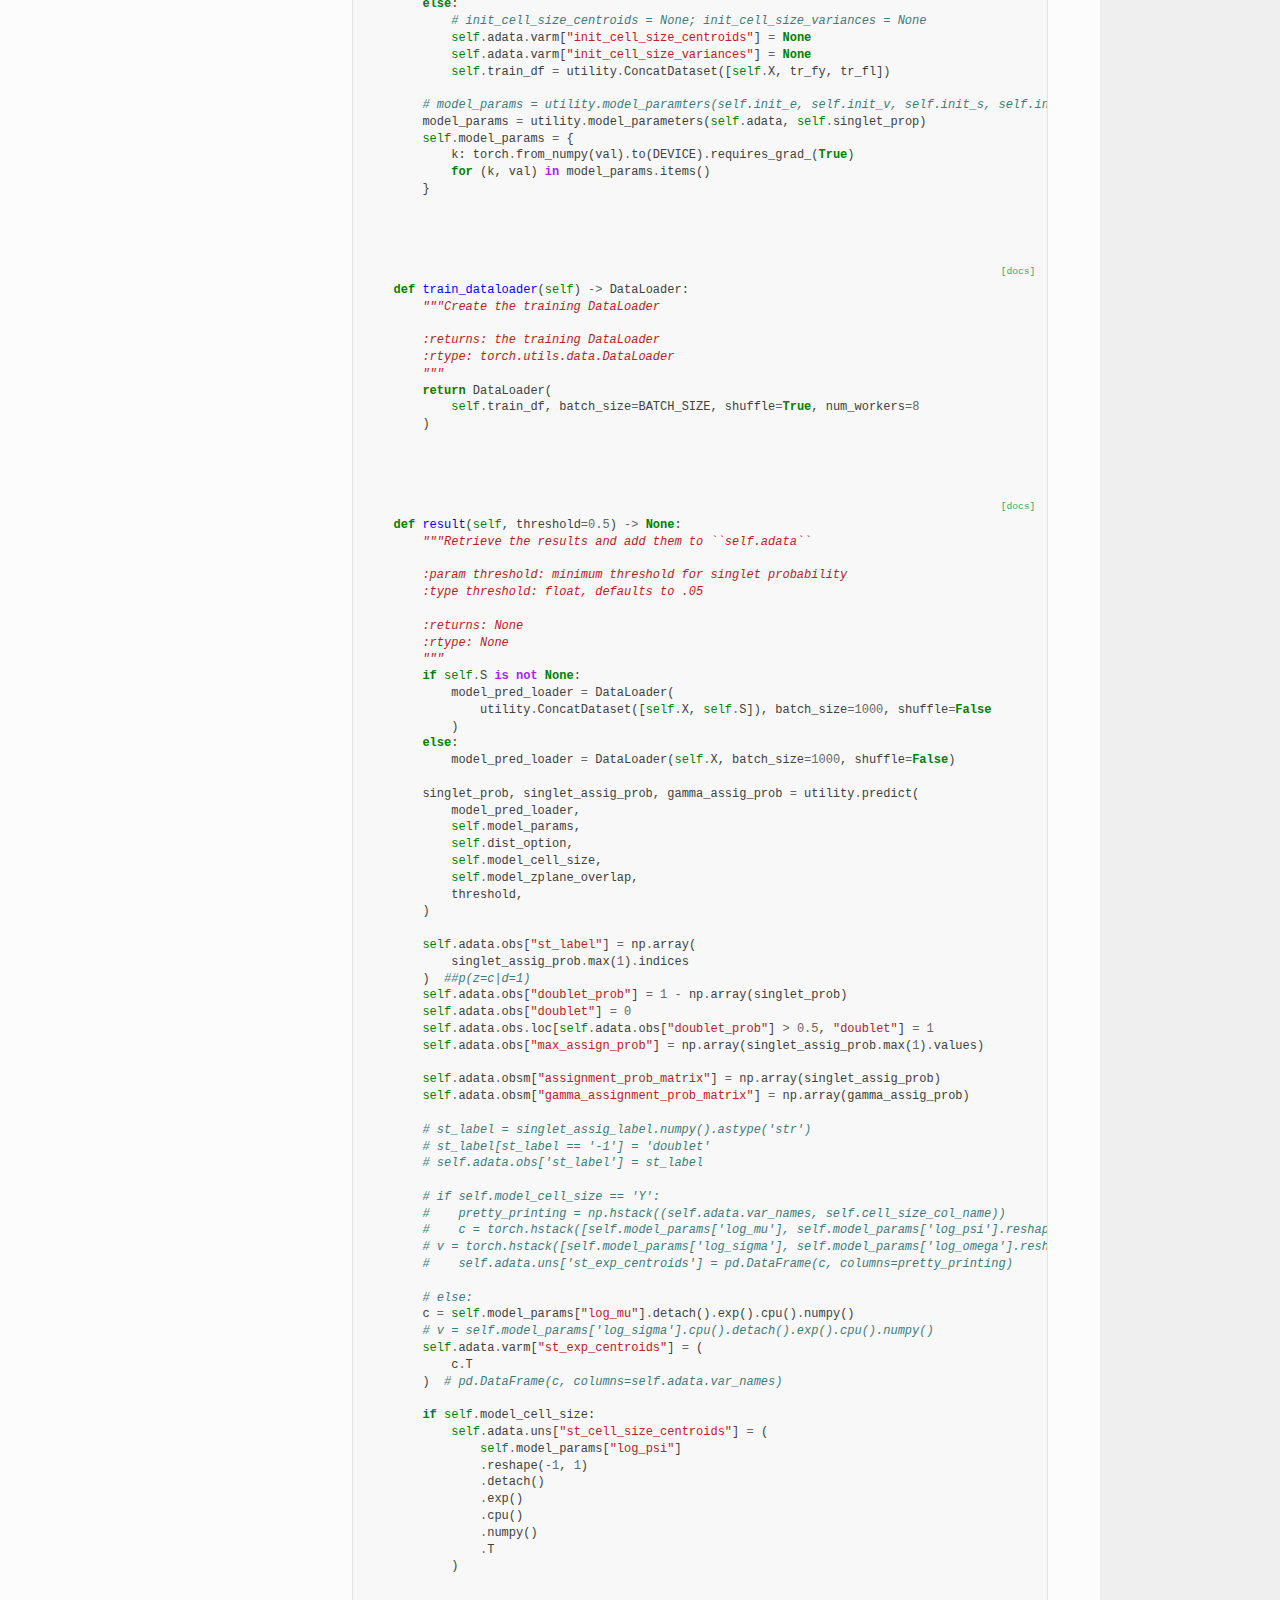
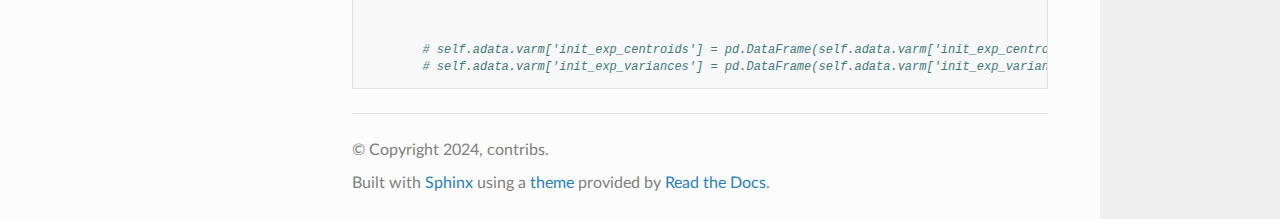
<file: _modules/starling/starling.html>
<!DOCTYPE html>
<html class="writer-html5" lang="en" data-content_root="../../">
<head>
  <meta charset="utf-8" />
  <meta name="viewport" content="width=device-width, initial-scale=1.0" />
  <title>starling.starling &mdash; Starling  documentation</title>
      <link rel="stylesheet" type="text/css" href="../../_static/pygments.css?v=80d5e7a1" />
      <link rel="stylesheet" type="text/css" href="../../_static/css/theme.css?v=19f00094" />
      <link rel="stylesheet" type="text/css" href="../../_static/mystnb.4510f1fc1dee50b3e5859aac5469c37c29e427902b24a333a5f9fcb2f0b3ac41.css" />
      <link rel="stylesheet" type="text/css" href="../../_static/css/custom.css?v=6916c06d" />

  
  <!--[if lt IE 9]>
    <script src="../../_static/js/html5shiv.min.js"></script>
  <![endif]-->
  
        <script src="../../_static/jquery.js?v=5d32c60e"></script>
        <script src="../../_static/_sphinx_javascript_frameworks_compat.js?v=2cd50e6c"></script>
        <script src="../../_static/documentation_options.js?v=5929fcd5"></script>
        <script src="../../_static/doctools.js?v=888ff710"></script>
        <script src="../../_static/sphinx_highlight.js?v=dc90522c"></script>
    <script src="../../_static/js/theme.js"></script>
    <link rel="index" title="Index" href="../../genindex.html" />
    <link rel="search" title="Search" href="../../search.html" /> 
</head>

<body class="wy-body-for-nav"> 
  <div class="wy-grid-for-nav">
    <nav data-toggle="wy-nav-shift" class="wy-nav-side">
      <div class="wy-side-scroll">
        <div class="wy-side-nav-search" >

          
          
          <a href="../../index.html" class="icon icon-home">
            Starling
          </a>
<div role="search">
  <form id="rtd-search-form" class="wy-form" action="../../search.html" method="get">
    <input type="text" name="q" placeholder="Search docs" aria-label="Search docs" />
    <input type="hidden" name="check_keywords" value="yes" />
    <input type="hidden" name="area" value="default" />
  </form>
</div>
        </div><div class="wy-menu wy-menu-vertical" data-spy="affix" role="navigation" aria-label="Navigation menu">
              <p class="caption" role="heading"><span class="caption-text">Getting Started</span></p>
<ul>
<li class="toctree-l1"><a class="reference internal" href="../../tutorials.html">Tutorials</a></li>
</ul>
<p class="caption" role="heading"><span class="caption-text">Package Reference</span></p>
<ul>
<li class="toctree-l1"><a class="reference internal" href="../../starling.html">Starling Class (ST)</a></li>
<li class="toctree-l1"><a class="reference internal" href="../../utility.html">starling.utility</a></li>
</ul>

        </div>
      </div>
    </nav>

    <section data-toggle="wy-nav-shift" class="wy-nav-content-wrap"><nav class="wy-nav-top" aria-label="Mobile navigation menu" >
          <i data-toggle="wy-nav-top" class="fa fa-bars"></i>
          <a href="../../index.html">Starling</a>
      </nav>

      <div class="wy-nav-content">
        <div class="rst-content">
          <div role="navigation" aria-label="Page navigation">
  <ul class="wy-breadcrumbs">
      <li><a href="../../index.html" class="icon icon-home" aria-label="Home"></a></li>
          <li class="breadcrumb-item"><a href="../index.html">Module code</a></li>
      <li class="breadcrumb-item active">starling.starling</li>
      <li class="wy-breadcrumbs-aside">
      </li>
  </ul>
  <hr/>
</div>
          <div role="main" class="document" itemscope="itemscope" itemtype="http://schema.org/Article">
           <div itemprop="articleBody">
             
  <h1>Source code for starling.starling</h1><div class="highlight"><pre>
<span></span><span class="kn">import</span> <span class="nn">numpy</span> <span class="k">as</span> <span class="nn">np</span>
<span class="kn">import</span> <span class="nn">pytorch_lightning</span> <span class="k">as</span> <span class="nn">pl</span>
<span class="kn">import</span> <span class="nn">torch</span>
<span class="kn">from</span> <span class="nn">anndata</span> <span class="kn">import</span> <span class="n">AnnData</span>
<span class="kn">from</span> <span class="nn">torch.utils.data</span> <span class="kn">import</span> <span class="n">DataLoader</span>

<span class="kn">from</span> <span class="nn">starling</span> <span class="kn">import</span> <span class="n">utility</span>

<span class="n">BATCH_SIZE</span> <span class="o">=</span> <span class="mi">512</span>
<span class="n">AVAIL_GPUS</span> <span class="o">=</span> <span class="nb">min</span><span class="p">(</span><span class="mi">1</span><span class="p">,</span> <span class="n">torch</span><span class="o">.</span><span class="n">cuda</span><span class="o">.</span><span class="n">device_count</span><span class="p">())</span>
<span class="n">DEVICE</span> <span class="o">=</span> <span class="n">torch</span><span class="o">.</span><span class="n">device</span><span class="p">(</span><span class="s2">&quot;cuda:0&quot;</span> <span class="k">if</span> <span class="n">torch</span><span class="o">.</span><span class="n">cuda</span><span class="o">.</span><span class="n">is_available</span><span class="p">()</span> <span class="k">else</span> <span class="s2">&quot;cpu&quot;</span><span class="p">)</span>


<div class="viewcode-block" id="ST">
<a class="viewcode-back" href="../../starling.html#starling.starling.ST">[docs]</a>
<span class="k">class</span> <span class="nc">ST</span><span class="p">(</span><span class="n">pl</span><span class="o">.</span><span class="n">LightningModule</span><span class="p">):</span>
<span class="w">    </span><span class="sd">&quot;&quot;&quot;The STARLING module</span>

<span class="sd">    :param adata: The sample to be analyzed, with clusters and annotations from :py:func:`starling.uility.init_clustering`</span>
<span class="sd">    :type adata: AnnData</span>
<span class="sd">    :param dist_option: The distribution to use</span>
<span class="sd">    :type dist_option: str, one of &#39;T&#39; for Student-T (df=2) or &#39;N&#39; for Normal (Gaussian), defaults to T</span>
<span class="sd">    :param singlet_prop: The proportion of anticipated segmentation error free cells</span>
<span class="sd">    :type singlet_prop: float, defaults to 0.6</span>
<span class="sd">    :param model_cell_size: Whether STARLING should incoporate cell size in the model</span>
<span class="sd">    :type model_cell_size: bool, defaults to True</span>
<span class="sd">    :param cell_size_col_name: The column name in ``AnnData`` (anndata.obs)</span>
<span class="sd">    :type cell_size_col_name: str, defaults to &quot;area&quot;</span>
<span class="sd">    :param model_zplane_overlap: If cell size is modelled, should STARLING model z-plane overlap</span>
<span class="sd">    :type model_zplane_overlap: bool, defaults to True</span>
<span class="sd">    :param model_regularizer: Regularizier term impose on synethic doublet loss (BCE)</span>
<span class="sd">    :type model_regularizer: int, defaults to 1</span>
<span class="sd">    :param learning_rate: Learning rate of ADAM optimizer for STARLING</span>
<span class="sd">    :type learning_rate: float, defaults to 1e-3</span>

<span class="sd">    &quot;&quot;&quot;</span>

    <span class="k">def</span> <span class="fm">__init__</span><span class="p">(</span>
        <span class="bp">self</span><span class="p">,</span>
        <span class="n">adata</span><span class="p">:</span> <span class="n">AnnData</span><span class="p">,</span>
        <span class="n">dist_option</span><span class="o">=</span><span class="s2">&quot;T&quot;</span><span class="p">,</span>
        <span class="n">singlet_prop</span><span class="o">=</span><span class="mf">0.6</span><span class="p">,</span>
        <span class="n">model_cell_size</span><span class="o">=</span><span class="kc">True</span><span class="p">,</span>
        <span class="n">cell_size_col_name</span><span class="o">=</span><span class="s2">&quot;area&quot;</span><span class="p">,</span>
        <span class="n">model_zplane_overlap</span><span class="o">=</span><span class="kc">True</span><span class="p">,</span>
        <span class="n">model_regularizer</span><span class="o">=</span><span class="mi">1</span><span class="p">,</span>
        <span class="n">learning_rate</span><span class="o">=</span><span class="mf">1e-3</span><span class="p">,</span>
    <span class="p">):</span>
        <span class="nb">super</span><span class="p">()</span><span class="o">.</span><span class="fm">__init__</span><span class="p">()</span>

        <span class="c1"># self.save_hyperparameters()</span>

        <span class="n">utility</span><span class="o">.</span><span class="n">validate_starling_arguments</span><span class="p">(</span>
            <span class="n">adata</span><span class="p">,</span>
            <span class="n">dist_option</span><span class="p">,</span>
            <span class="n">singlet_prop</span><span class="p">,</span>
            <span class="n">model_cell_size</span><span class="p">,</span>
            <span class="n">cell_size_col_name</span><span class="p">,</span>
            <span class="n">model_zplane_overlap</span><span class="p">,</span>
            <span class="n">model_regularizer</span><span class="p">,</span>
            <span class="n">learning_rate</span><span class="p">,</span>
        <span class="p">)</span>

        <span class="bp">self</span><span class="o">.</span><span class="n">adata</span> <span class="o">=</span> <span class="n">adata</span>
        <span class="bp">self</span><span class="o">.</span><span class="n">dist_option</span> <span class="o">=</span> <span class="n">dist_option</span>
        <span class="bp">self</span><span class="o">.</span><span class="n">singlet_prop</span> <span class="o">=</span> <span class="n">singlet_prop</span>
        <span class="bp">self</span><span class="o">.</span><span class="n">model_cell_size</span> <span class="o">=</span> <span class="n">model_cell_size</span>
        <span class="bp">self</span><span class="o">.</span><span class="n">cell_size_col_name</span> <span class="o">=</span> <span class="n">cell_size_col_name</span>
        <span class="bp">self</span><span class="o">.</span><span class="n">model_zplane_overlap</span> <span class="o">=</span> <span class="n">model_zplane_overlap</span>
        <span class="bp">self</span><span class="o">.</span><span class="n">model_regularizer</span> <span class="o">=</span> <span class="n">model_regularizer</span>
        <span class="bp">self</span><span class="o">.</span><span class="n">learning_rate</span> <span class="o">=</span> <span class="n">learning_rate</span>

        <span class="bp">self</span><span class="o">.</span><span class="n">X</span> <span class="o">=</span> <span class="n">torch</span><span class="o">.</span><span class="n">tensor</span><span class="p">(</span><span class="bp">self</span><span class="o">.</span><span class="n">adata</span><span class="o">.</span><span class="n">X</span><span class="p">)</span>
        <span class="bp">self</span><span class="o">.</span><span class="n">S</span> <span class="o">=</span> <span class="p">(</span>
            <span class="n">torch</span><span class="o">.</span><span class="n">tensor</span><span class="p">(</span><span class="bp">self</span><span class="o">.</span><span class="n">adata</span><span class="o">.</span><span class="n">obs</span><span class="p">[</span><span class="bp">self</span><span class="o">.</span><span class="n">cell_size_col_name</span><span class="p">])</span>
            <span class="k">if</span> <span class="bp">self</span><span class="o">.</span><span class="n">model_cell_size</span>
            <span class="k">else</span> <span class="kc">None</span>
        <span class="p">)</span>

<div class="viewcode-block" id="ST.forward">
<a class="viewcode-back" href="../../starling.html#starling.starling.ST.forward">[docs]</a>
    <span class="k">def</span> <span class="nf">forward</span><span class="p">(</span>
        <span class="bp">self</span><span class="p">,</span> <span class="n">batch</span><span class="p">:</span> <span class="nb">list</span><span class="p">[</span><span class="n">torch</span><span class="o">.</span><span class="n">Tensor</span><span class="p">]</span>
    <span class="p">)</span> <span class="o">-&gt;</span> <span class="nb">tuple</span><span class="p">[</span><span class="n">torch</span><span class="o">.</span><span class="n">Tensor</span><span class="p">,</span> <span class="n">torch</span><span class="o">.</span><span class="n">Tensor</span><span class="p">,</span> <span class="n">torch</span><span class="o">.</span><span class="n">Tensor</span><span class="p">]:</span>
<span class="w">        </span><span class="sd">&quot;&quot;&quot;The module&#39;s forward pass</span>

<span class="sd">        :param batch: A list of tensors</span>
<span class="sd">        :type batch: list</span>

<span class="sd">        :returns: Negative log loss, Binary Cross-Entropy Loss, singlet probability</span>
<span class="sd">        :rtype: tuple of type ``pytorch.Tensor``</span>
<span class="sd">        &quot;&quot;&quot;</span>
        <span class="k">if</span> <span class="bp">self</span><span class="o">.</span><span class="n">model_cell_size</span><span class="p">:</span>
            <span class="n">y</span><span class="p">,</span> <span class="n">s</span><span class="p">,</span> <span class="n">fy</span><span class="p">,</span> <span class="n">fs</span><span class="p">,</span> <span class="n">fl</span> <span class="o">=</span> <span class="n">batch</span>
            <span class="n">_</span><span class="p">,</span> <span class="n">_</span><span class="p">,</span> <span class="n">model_nll</span><span class="p">,</span> <span class="n">_</span> <span class="o">=</span> <span class="n">utility</span><span class="o">.</span><span class="n">compute_posteriors</span><span class="p">(</span>
                <span class="n">y</span><span class="p">,</span> <span class="n">s</span><span class="p">,</span> <span class="bp">self</span><span class="o">.</span><span class="n">model_params</span><span class="p">,</span> <span class="bp">self</span><span class="o">.</span><span class="n">dist_option</span><span class="p">,</span> <span class="bp">self</span><span class="o">.</span><span class="n">model_zplane_overlap</span>
            <span class="p">)</span>
            <span class="n">_</span><span class="p">,</span> <span class="n">_</span><span class="p">,</span> <span class="n">_</span><span class="p">,</span> <span class="n">p_fake_singlet</span> <span class="o">=</span> <span class="n">utility</span><span class="o">.</span><span class="n">compute_posteriors</span><span class="p">(</span>
                <span class="n">fy</span><span class="p">,</span> <span class="n">fs</span><span class="p">,</span> <span class="bp">self</span><span class="o">.</span><span class="n">model_params</span><span class="p">,</span> <span class="bp">self</span><span class="o">.</span><span class="n">dist_option</span><span class="p">,</span> <span class="bp">self</span><span class="o">.</span><span class="n">model_zplane_overlap</span>
            <span class="p">)</span>
        <span class="k">else</span><span class="p">:</span>
            <span class="n">y</span><span class="p">,</span> <span class="n">fy</span><span class="p">,</span> <span class="n">fl</span> <span class="o">=</span> <span class="n">batch</span>
            <span class="n">_</span><span class="p">,</span> <span class="n">_</span><span class="p">,</span> <span class="n">model_nll</span><span class="p">,</span> <span class="n">_</span> <span class="o">=</span> <span class="n">utility</span><span class="o">.</span><span class="n">compute_posteriors</span><span class="p">(</span>
                <span class="n">y</span><span class="p">,</span> <span class="kc">None</span><span class="p">,</span> <span class="bp">self</span><span class="o">.</span><span class="n">model_params</span><span class="p">,</span> <span class="bp">self</span><span class="o">.</span><span class="n">dist_option</span><span class="p">,</span> <span class="bp">self</span><span class="o">.</span><span class="n">model_zplane_overlap</span>
            <span class="p">)</span>
            <span class="n">_</span><span class="p">,</span> <span class="n">_</span><span class="p">,</span> <span class="n">_</span><span class="p">,</span> <span class="n">p_fake_singlet</span> <span class="o">=</span> <span class="n">utility</span><span class="o">.</span><span class="n">compute_posteriors</span><span class="p">(</span>
                <span class="n">fy</span><span class="p">,</span> <span class="kc">None</span><span class="p">,</span> <span class="bp">self</span><span class="o">.</span><span class="n">model_params</span><span class="p">,</span> <span class="bp">self</span><span class="o">.</span><span class="n">dist_option</span><span class="p">,</span> <span class="bp">self</span><span class="o">.</span><span class="n">model_zplane_overlap</span>
            <span class="p">)</span>

        <span class="n">fake_loss</span> <span class="o">=</span> <span class="n">torch</span><span class="o">.</span><span class="n">nn</span><span class="o">.</span><span class="n">BCELoss</span><span class="p">()(</span><span class="n">p_fake_singlet</span><span class="p">,</span> <span class="n">fl</span><span class="o">.</span><span class="n">to</span><span class="p">(</span><span class="n">torch</span><span class="o">.</span><span class="n">double</span><span class="p">))</span>

        <span class="k">return</span> <span class="n">model_nll</span><span class="p">,</span> <span class="n">fake_loss</span><span class="p">,</span> <span class="n">p_fake_singlet</span></div>


<div class="viewcode-block" id="ST.training_step">
<a class="viewcode-back" href="../../starling.html#starling.starling.ST.training_step">[docs]</a>
    <span class="k">def</span> <span class="nf">training_step</span><span class="p">(</span><span class="bp">self</span><span class="p">,</span> <span class="n">batch</span><span class="p">)</span> <span class="o">-&gt;</span> <span class="n">torch</span><span class="o">.</span><span class="n">Tensor</span><span class="p">:</span>
<span class="w">        </span><span class="sd">&quot;&quot;&quot;Compute and return the training loss</span>

<span class="sd">        :param batch: A list of tensors of size m x n</span>
<span class="sd">        :type batch: list</span>

<span class="sd">        :returns: Total loss</span>
<span class="sd">        :rtype: torch.Tensor, scalar</span>
<span class="sd">        &quot;&quot;&quot;</span>
        <span class="c1"># y, s, fy, fs, fl = batch</span>
        <span class="n">model_nll</span><span class="p">,</span> <span class="n">fake_loss</span><span class="p">,</span> <span class="n">p_fake_singlet</span> <span class="o">=</span> <span class="bp">self</span><span class="p">(</span><span class="n">batch</span><span class="p">)</span>

        <span class="c1"># total loss</span>
        <span class="n">loss</span> <span class="o">=</span> <span class="n">model_nll</span> <span class="o">+</span> <span class="bp">self</span><span class="o">.</span><span class="n">model_regularizer</span> <span class="o">*</span> <span class="n">fake_loss</span>

        <span class="bp">self</span><span class="o">.</span><span class="n">log</span><span class="p">(</span><span class="s2">&quot;train_nll&quot;</span><span class="p">,</span> <span class="n">model_nll</span><span class="p">)</span>
        <span class="bp">self</span><span class="o">.</span><span class="n">log</span><span class="p">(</span><span class="s2">&quot;train_bce&quot;</span><span class="p">,</span> <span class="n">fake_loss</span><span class="p">)</span>
        <span class="bp">self</span><span class="o">.</span><span class="n">log</span><span class="p">(</span><span class="s2">&quot;train_loss&quot;</span><span class="p">,</span> <span class="n">loss</span><span class="p">,</span> <span class="n">prog_bar</span><span class="o">=</span><span class="kc">True</span><span class="p">,</span> <span class="n">on_step</span><span class="o">=</span><span class="kc">True</span><span class="p">,</span> <span class="n">on_epoch</span><span class="o">=</span><span class="kc">True</span><span class="p">)</span>

        <span class="k">return</span> <span class="n">loss</span></div>


<div class="viewcode-block" id="ST.configure_optimizers">
<a class="viewcode-back" href="../../starling.html#starling.starling.ST.configure_optimizers">[docs]</a>
    <span class="k">def</span> <span class="nf">configure_optimizers</span><span class="p">(</span><span class="bp">self</span><span class="p">)</span> <span class="o">-&gt;</span> <span class="n">torch</span><span class="o">.</span><span class="n">optim</span><span class="o">.</span><span class="n">Adam</span><span class="p">:</span>
<span class="w">        </span><span class="sd">&quot;&quot;&quot;Configure the Adam optimizer.</span>

<span class="sd">        :returns: the optimizer</span>
<span class="sd">        :rtype: torch.optim.adam.Adam</span>
<span class="sd">        &quot;&quot;&quot;</span>
        <span class="n">optimizer</span> <span class="o">=</span> <span class="n">torch</span><span class="o">.</span><span class="n">optim</span><span class="o">.</span><span class="n">Adam</span><span class="p">(</span><span class="bp">self</span><span class="o">.</span><span class="n">model_params</span><span class="o">.</span><span class="n">values</span><span class="p">(),</span> <span class="n">lr</span><span class="o">=</span><span class="bp">self</span><span class="o">.</span><span class="n">learning_rate</span><span class="p">)</span>
        <span class="k">return</span> <span class="n">optimizer</span></div>


<div class="viewcode-block" id="ST.prepare_data">
<a class="viewcode-back" href="../../starling.html#starling.starling.ST.prepare_data">[docs]</a>
    <span class="k">def</span> <span class="nf">prepare_data</span><span class="p">(</span><span class="bp">self</span><span class="p">)</span> <span class="o">-&gt;</span> <span class="kc">None</span><span class="p">:</span>
<span class="w">        </span><span class="sd">&quot;&quot;&quot;Create training dataset and set model parameters</span>

<span class="sd">        :returns: None</span>
<span class="sd">        :rtype: None</span>
<span class="sd">        &quot;&quot;&quot;</span>
        <span class="n">tr_fy</span><span class="p">,</span> <span class="n">tr_fs</span><span class="p">,</span> <span class="n">tr_fl</span> <span class="o">=</span> <span class="n">utility</span><span class="o">.</span><span class="n">simulate_data</span><span class="p">(</span>
            <span class="bp">self</span><span class="o">.</span><span class="n">X</span><span class="p">,</span> <span class="bp">self</span><span class="o">.</span><span class="n">S</span><span class="p">,</span> <span class="bp">self</span><span class="o">.</span><span class="n">model_zplane_overlap</span>
        <span class="p">)</span>

        <span class="c1">## simulate data</span>
        <span class="k">if</span> <span class="bp">self</span><span class="o">.</span><span class="n">S</span> <span class="ow">is</span> <span class="ow">not</span> <span class="kc">None</span> <span class="ow">and</span> <span class="n">tr_fs</span> <span class="ow">is</span> <span class="ow">not</span> <span class="kc">None</span><span class="p">:</span>
            <span class="bp">self</span><span class="o">.</span><span class="n">train_df</span> <span class="o">=</span> <span class="n">utility</span><span class="o">.</span><span class="n">ConcatDataset</span><span class="p">([</span><span class="bp">self</span><span class="o">.</span><span class="n">X</span><span class="p">,</span> <span class="bp">self</span><span class="o">.</span><span class="n">S</span><span class="p">,</span> <span class="n">tr_fy</span><span class="p">,</span> <span class="n">tr_fs</span><span class="p">,</span> <span class="n">tr_fl</span><span class="p">])</span>
            <span class="c1">## get cell size averge/variance</span>
            <span class="n">init_s</span> <span class="o">=</span> <span class="p">[]</span>
            <span class="n">init_sv</span> <span class="o">=</span> <span class="p">[]</span>
            <span class="k">for</span> <span class="n">ii</span> <span class="ow">in</span> <span class="nb">range</span><span class="p">(</span><span class="nb">len</span><span class="p">(</span><span class="n">np</span><span class="o">.</span><span class="n">unique</span><span class="p">(</span><span class="bp">self</span><span class="o">.</span><span class="n">adata</span><span class="o">.</span><span class="n">obs</span><span class="p">[</span><span class="s2">&quot;init_label&quot;</span><span class="p">]))):</span>
                <span class="n">tmp</span> <span class="o">=</span> <span class="bp">self</span><span class="o">.</span><span class="n">adata</span><span class="p">[</span><span class="n">np</span><span class="o">.</span><span class="n">where</span><span class="p">(</span><span class="bp">self</span><span class="o">.</span><span class="n">adata</span><span class="o">.</span><span class="n">obs</span><span class="p">[</span><span class="s2">&quot;init_label&quot;</span><span class="p">]</span> <span class="o">==</span> <span class="n">ii</span><span class="p">)[</span><span class="mi">0</span><span class="p">]]</span><span class="o">.</span><span class="n">obs</span><span class="p">[</span>
                    <span class="bp">self</span><span class="o">.</span><span class="n">cell_size_col_name</span>
                <span class="p">]</span>
                <span class="n">init_s</span><span class="o">.</span><span class="n">append</span><span class="p">(</span><span class="n">np</span><span class="o">.</span><span class="n">mean</span><span class="p">(</span><span class="n">tmp</span><span class="p">))</span>
                <span class="n">init_sv</span><span class="o">.</span><span class="n">append</span><span class="p">(</span><span class="n">np</span><span class="o">.</span><span class="n">var</span><span class="p">(</span><span class="n">tmp</span><span class="p">))</span>
            <span class="c1"># self.init_cell_size_centroids = np.array(init_s); self.init_cell_size_variances = np.array(init_sv)</span>
            <span class="bp">self</span><span class="o">.</span><span class="n">adata</span><span class="o">.</span><span class="n">uns</span><span class="p">[</span><span class="s2">&quot;init_cell_size_centroids&quot;</span><span class="p">]</span> <span class="o">=</span> <span class="n">np</span><span class="o">.</span><span class="n">array</span><span class="p">(</span><span class="n">init_s</span><span class="p">)</span>
            <span class="bp">self</span><span class="o">.</span><span class="n">adata</span><span class="o">.</span><span class="n">uns</span><span class="p">[</span><span class="s2">&quot;init_cell_size_variances&quot;</span><span class="p">]</span> <span class="o">=</span> <span class="n">np</span><span class="o">.</span><span class="n">array</span><span class="p">(</span><span class="n">init_sv</span><span class="p">)</span>
        <span class="k">else</span><span class="p">:</span>
            <span class="c1"># init_cell_size_centroids = None; init_cell_size_variances = None</span>
            <span class="bp">self</span><span class="o">.</span><span class="n">adata</span><span class="o">.</span><span class="n">varm</span><span class="p">[</span><span class="s2">&quot;init_cell_size_centroids&quot;</span><span class="p">]</span> <span class="o">=</span> <span class="kc">None</span>
            <span class="bp">self</span><span class="o">.</span><span class="n">adata</span><span class="o">.</span><span class="n">varm</span><span class="p">[</span><span class="s2">&quot;init_cell_size_variances&quot;</span><span class="p">]</span> <span class="o">=</span> <span class="kc">None</span>
            <span class="bp">self</span><span class="o">.</span><span class="n">train_df</span> <span class="o">=</span> <span class="n">utility</span><span class="o">.</span><span class="n">ConcatDataset</span><span class="p">([</span><span class="bp">self</span><span class="o">.</span><span class="n">X</span><span class="p">,</span> <span class="n">tr_fy</span><span class="p">,</span> <span class="n">tr_fl</span><span class="p">])</span>

        <span class="c1"># model_params = utility.model_paramters(self.init_e, self.init_v, self.init_s, self.init_sv)</span>
        <span class="n">model_params</span> <span class="o">=</span> <span class="n">utility</span><span class="o">.</span><span class="n">model_parameters</span><span class="p">(</span><span class="bp">self</span><span class="o">.</span><span class="n">adata</span><span class="p">,</span> <span class="bp">self</span><span class="o">.</span><span class="n">singlet_prop</span><span class="p">)</span>
        <span class="bp">self</span><span class="o">.</span><span class="n">model_params</span> <span class="o">=</span> <span class="p">{</span>
            <span class="n">k</span><span class="p">:</span> <span class="n">torch</span><span class="o">.</span><span class="n">from_numpy</span><span class="p">(</span><span class="n">val</span><span class="p">)</span><span class="o">.</span><span class="n">to</span><span class="p">(</span><span class="n">DEVICE</span><span class="p">)</span><span class="o">.</span><span class="n">requires_grad_</span><span class="p">(</span><span class="kc">True</span><span class="p">)</span>
            <span class="k">for</span> <span class="p">(</span><span class="n">k</span><span class="p">,</span> <span class="n">val</span><span class="p">)</span> <span class="ow">in</span> <span class="n">model_params</span><span class="o">.</span><span class="n">items</span><span class="p">()</span>
        <span class="p">}</span></div>


<div class="viewcode-block" id="ST.train_dataloader">
<a class="viewcode-back" href="../../starling.html#starling.starling.ST.train_dataloader">[docs]</a>
    <span class="k">def</span> <span class="nf">train_dataloader</span><span class="p">(</span><span class="bp">self</span><span class="p">)</span> <span class="o">-&gt;</span> <span class="n">DataLoader</span><span class="p">:</span>
<span class="w">        </span><span class="sd">&quot;&quot;&quot;Create the training DataLoader</span>

<span class="sd">        :returns: the training DataLoader</span>
<span class="sd">        :rtype: torch.utils.data.DataLoader</span>
<span class="sd">        &quot;&quot;&quot;</span>
        <span class="k">return</span> <span class="n">DataLoader</span><span class="p">(</span>
            <span class="bp">self</span><span class="o">.</span><span class="n">train_df</span><span class="p">,</span> <span class="n">batch_size</span><span class="o">=</span><span class="n">BATCH_SIZE</span><span class="p">,</span> <span class="n">shuffle</span><span class="o">=</span><span class="kc">True</span><span class="p">,</span> <span class="n">num_workers</span><span class="o">=</span><span class="mi">8</span>
        <span class="p">)</span></div>


<div class="viewcode-block" id="ST.result">
<a class="viewcode-back" href="../../starling.html#starling.starling.ST.result">[docs]</a>
    <span class="k">def</span> <span class="nf">result</span><span class="p">(</span><span class="bp">self</span><span class="p">,</span> <span class="n">threshold</span><span class="o">=</span><span class="mf">0.5</span><span class="p">)</span> <span class="o">-&gt;</span> <span class="kc">None</span><span class="p">:</span>
<span class="w">        </span><span class="sd">&quot;&quot;&quot;Retrieve the results and add them to ``self.adata``</span>

<span class="sd">        :param threshold: minimum threshold for singlet probability</span>
<span class="sd">        :type threshold: float, defaults to .05</span>

<span class="sd">        :returns: None</span>
<span class="sd">        :rtype: None</span>
<span class="sd">        &quot;&quot;&quot;</span>
        <span class="k">if</span> <span class="bp">self</span><span class="o">.</span><span class="n">S</span> <span class="ow">is</span> <span class="ow">not</span> <span class="kc">None</span><span class="p">:</span>
            <span class="n">model_pred_loader</span> <span class="o">=</span> <span class="n">DataLoader</span><span class="p">(</span>
                <span class="n">utility</span><span class="o">.</span><span class="n">ConcatDataset</span><span class="p">([</span><span class="bp">self</span><span class="o">.</span><span class="n">X</span><span class="p">,</span> <span class="bp">self</span><span class="o">.</span><span class="n">S</span><span class="p">]),</span> <span class="n">batch_size</span><span class="o">=</span><span class="mi">1000</span><span class="p">,</span> <span class="n">shuffle</span><span class="o">=</span><span class="kc">False</span>
            <span class="p">)</span>
        <span class="k">else</span><span class="p">:</span>
            <span class="n">model_pred_loader</span> <span class="o">=</span> <span class="n">DataLoader</span><span class="p">(</span><span class="bp">self</span><span class="o">.</span><span class="n">X</span><span class="p">,</span> <span class="n">batch_size</span><span class="o">=</span><span class="mi">1000</span><span class="p">,</span> <span class="n">shuffle</span><span class="o">=</span><span class="kc">False</span><span class="p">)</span>

        <span class="n">singlet_prob</span><span class="p">,</span> <span class="n">singlet_assig_prob</span><span class="p">,</span> <span class="n">gamma_assig_prob</span> <span class="o">=</span> <span class="n">utility</span><span class="o">.</span><span class="n">predict</span><span class="p">(</span>
            <span class="n">model_pred_loader</span><span class="p">,</span>
            <span class="bp">self</span><span class="o">.</span><span class="n">model_params</span><span class="p">,</span>
            <span class="bp">self</span><span class="o">.</span><span class="n">dist_option</span><span class="p">,</span>
            <span class="bp">self</span><span class="o">.</span><span class="n">model_cell_size</span><span class="p">,</span>
            <span class="bp">self</span><span class="o">.</span><span class="n">model_zplane_overlap</span><span class="p">,</span>
            <span class="n">threshold</span><span class="p">,</span>
        <span class="p">)</span>

        <span class="bp">self</span><span class="o">.</span><span class="n">adata</span><span class="o">.</span><span class="n">obs</span><span class="p">[</span><span class="s2">&quot;st_label&quot;</span><span class="p">]</span> <span class="o">=</span> <span class="n">np</span><span class="o">.</span><span class="n">array</span><span class="p">(</span>
            <span class="n">singlet_assig_prob</span><span class="o">.</span><span class="n">max</span><span class="p">(</span><span class="mi">1</span><span class="p">)</span><span class="o">.</span><span class="n">indices</span>
        <span class="p">)</span>  <span class="c1">##p(z=c|d=1)</span>
        <span class="bp">self</span><span class="o">.</span><span class="n">adata</span><span class="o">.</span><span class="n">obs</span><span class="p">[</span><span class="s2">&quot;doublet_prob&quot;</span><span class="p">]</span> <span class="o">=</span> <span class="mi">1</span> <span class="o">-</span> <span class="n">np</span><span class="o">.</span><span class="n">array</span><span class="p">(</span><span class="n">singlet_prob</span><span class="p">)</span>
        <span class="bp">self</span><span class="o">.</span><span class="n">adata</span><span class="o">.</span><span class="n">obs</span><span class="p">[</span><span class="s2">&quot;doublet&quot;</span><span class="p">]</span> <span class="o">=</span> <span class="mi">0</span>
        <span class="bp">self</span><span class="o">.</span><span class="n">adata</span><span class="o">.</span><span class="n">obs</span><span class="o">.</span><span class="n">loc</span><span class="p">[</span><span class="bp">self</span><span class="o">.</span><span class="n">adata</span><span class="o">.</span><span class="n">obs</span><span class="p">[</span><span class="s2">&quot;doublet_prob&quot;</span><span class="p">]</span> <span class="o">&gt;</span> <span class="mf">0.5</span><span class="p">,</span> <span class="s2">&quot;doublet&quot;</span><span class="p">]</span> <span class="o">=</span> <span class="mi">1</span>
        <span class="bp">self</span><span class="o">.</span><span class="n">adata</span><span class="o">.</span><span class="n">obs</span><span class="p">[</span><span class="s2">&quot;max_assign_prob&quot;</span><span class="p">]</span> <span class="o">=</span> <span class="n">np</span><span class="o">.</span><span class="n">array</span><span class="p">(</span><span class="n">singlet_assig_prob</span><span class="o">.</span><span class="n">max</span><span class="p">(</span><span class="mi">1</span><span class="p">)</span><span class="o">.</span><span class="n">values</span><span class="p">)</span>

        <span class="bp">self</span><span class="o">.</span><span class="n">adata</span><span class="o">.</span><span class="n">obsm</span><span class="p">[</span><span class="s2">&quot;assignment_prob_matrix&quot;</span><span class="p">]</span> <span class="o">=</span> <span class="n">np</span><span class="o">.</span><span class="n">array</span><span class="p">(</span><span class="n">singlet_assig_prob</span><span class="p">)</span>
        <span class="bp">self</span><span class="o">.</span><span class="n">adata</span><span class="o">.</span><span class="n">obsm</span><span class="p">[</span><span class="s2">&quot;gamma_assignment_prob_matrix&quot;</span><span class="p">]</span> <span class="o">=</span> <span class="n">np</span><span class="o">.</span><span class="n">array</span><span class="p">(</span><span class="n">gamma_assig_prob</span><span class="p">)</span>

        <span class="c1"># st_label = singlet_assig_label.numpy().astype(&#39;str&#39;)</span>
        <span class="c1"># st_label[st_label == &#39;-1&#39;] = &#39;doublet&#39;</span>
        <span class="c1"># self.adata.obs[&#39;st_label&#39;] = st_label</span>

        <span class="c1"># if self.model_cell_size == &#39;Y&#39;:</span>
        <span class="c1">#    pretty_printing = np.hstack((self.adata.var_names, self.cell_size_col_name))</span>
        <span class="c1">#    c = torch.hstack([self.model_params[&#39;log_mu&#39;], self.model_params[&#39;log_psi&#39;].reshape(-1,1)]).detach().exp().cpu().numpy()</span>
        <span class="c1"># v = torch.hstack([self.model_params[&#39;log_sigma&#39;], self.model_params[&#39;log_omega&#39;].reshape(-1,1)]).detach().exp().cpu().numpy()</span>
        <span class="c1">#    self.adata.uns[&#39;st_exp_centroids&#39;] = pd.DataFrame(c, columns=pretty_printing)</span>

        <span class="c1"># else:</span>
        <span class="n">c</span> <span class="o">=</span> <span class="bp">self</span><span class="o">.</span><span class="n">model_params</span><span class="p">[</span><span class="s2">&quot;log_mu&quot;</span><span class="p">]</span><span class="o">.</span><span class="n">detach</span><span class="p">()</span><span class="o">.</span><span class="n">exp</span><span class="p">()</span><span class="o">.</span><span class="n">cpu</span><span class="p">()</span><span class="o">.</span><span class="n">numpy</span><span class="p">()</span>
        <span class="c1"># v = self.model_params[&#39;log_sigma&#39;].cpu().detach().exp().cpu().numpy()</span>
        <span class="bp">self</span><span class="o">.</span><span class="n">adata</span><span class="o">.</span><span class="n">varm</span><span class="p">[</span><span class="s2">&quot;st_exp_centroids&quot;</span><span class="p">]</span> <span class="o">=</span> <span class="p">(</span>
            <span class="n">c</span><span class="o">.</span><span class="n">T</span>
        <span class="p">)</span>  <span class="c1"># pd.DataFrame(c, columns=self.adata.var_names)</span>

        <span class="k">if</span> <span class="bp">self</span><span class="o">.</span><span class="n">model_cell_size</span><span class="p">:</span>
            <span class="bp">self</span><span class="o">.</span><span class="n">adata</span><span class="o">.</span><span class="n">uns</span><span class="p">[</span><span class="s2">&quot;st_cell_size_centroids&quot;</span><span class="p">]</span> <span class="o">=</span> <span class="p">(</span>
                <span class="bp">self</span><span class="o">.</span><span class="n">model_params</span><span class="p">[</span><span class="s2">&quot;log_psi&quot;</span><span class="p">]</span>
                <span class="o">.</span><span class="n">reshape</span><span class="p">(</span><span class="o">-</span><span class="mi">1</span><span class="p">,</span> <span class="mi">1</span><span class="p">)</span>
                <span class="o">.</span><span class="n">detach</span><span class="p">()</span>
                <span class="o">.</span><span class="n">exp</span><span class="p">()</span>
                <span class="o">.</span><span class="n">cpu</span><span class="p">()</span>
                <span class="o">.</span><span class="n">numpy</span><span class="p">()</span>
                <span class="o">.</span><span class="n">T</span>
            <span class="p">)</span></div>
</div>


        <span class="c1"># self.adata.varm[&#39;init_exp_centroids&#39;] = pd.DataFrame(self.adata.varm[&#39;init_exp_centroids&#39;], columns = self.adata.var_names) #.to_csv(code_dir + &quot;/output/init_centroids.csv&quot;)</span>
        <span class="c1"># self.adata.varm[&#39;init_exp_variances&#39;] = pd.DataFrame(self.adata.varm[&#39;init_exp_variances&#39;], columns = self.adata.var_names) #.to_csv(code_dir + &quot;/output/init_centroids.csv&quot;)</span>
</pre></div>

           </div>
          </div>
          <footer>

  <hr/>

  <div role="contentinfo">
    <p>&#169; Copyright 2024, contribs.</p>
  </div>

  Built with <a href="https://www.sphinx-doc.org/">Sphinx</a> using a
    <a href="https://github.com/readthedocs/sphinx_rtd_theme">theme</a>
    provided by <a href="https://readthedocs.org">Read the Docs</a>.
   

</footer>
        </div>
      </div>
    </section>
  </div>
  <script>
      jQuery(function () {
          SphinxRtdTheme.Navigation.enable(true);
      });
  </script> 

</body>
</html>
</file>
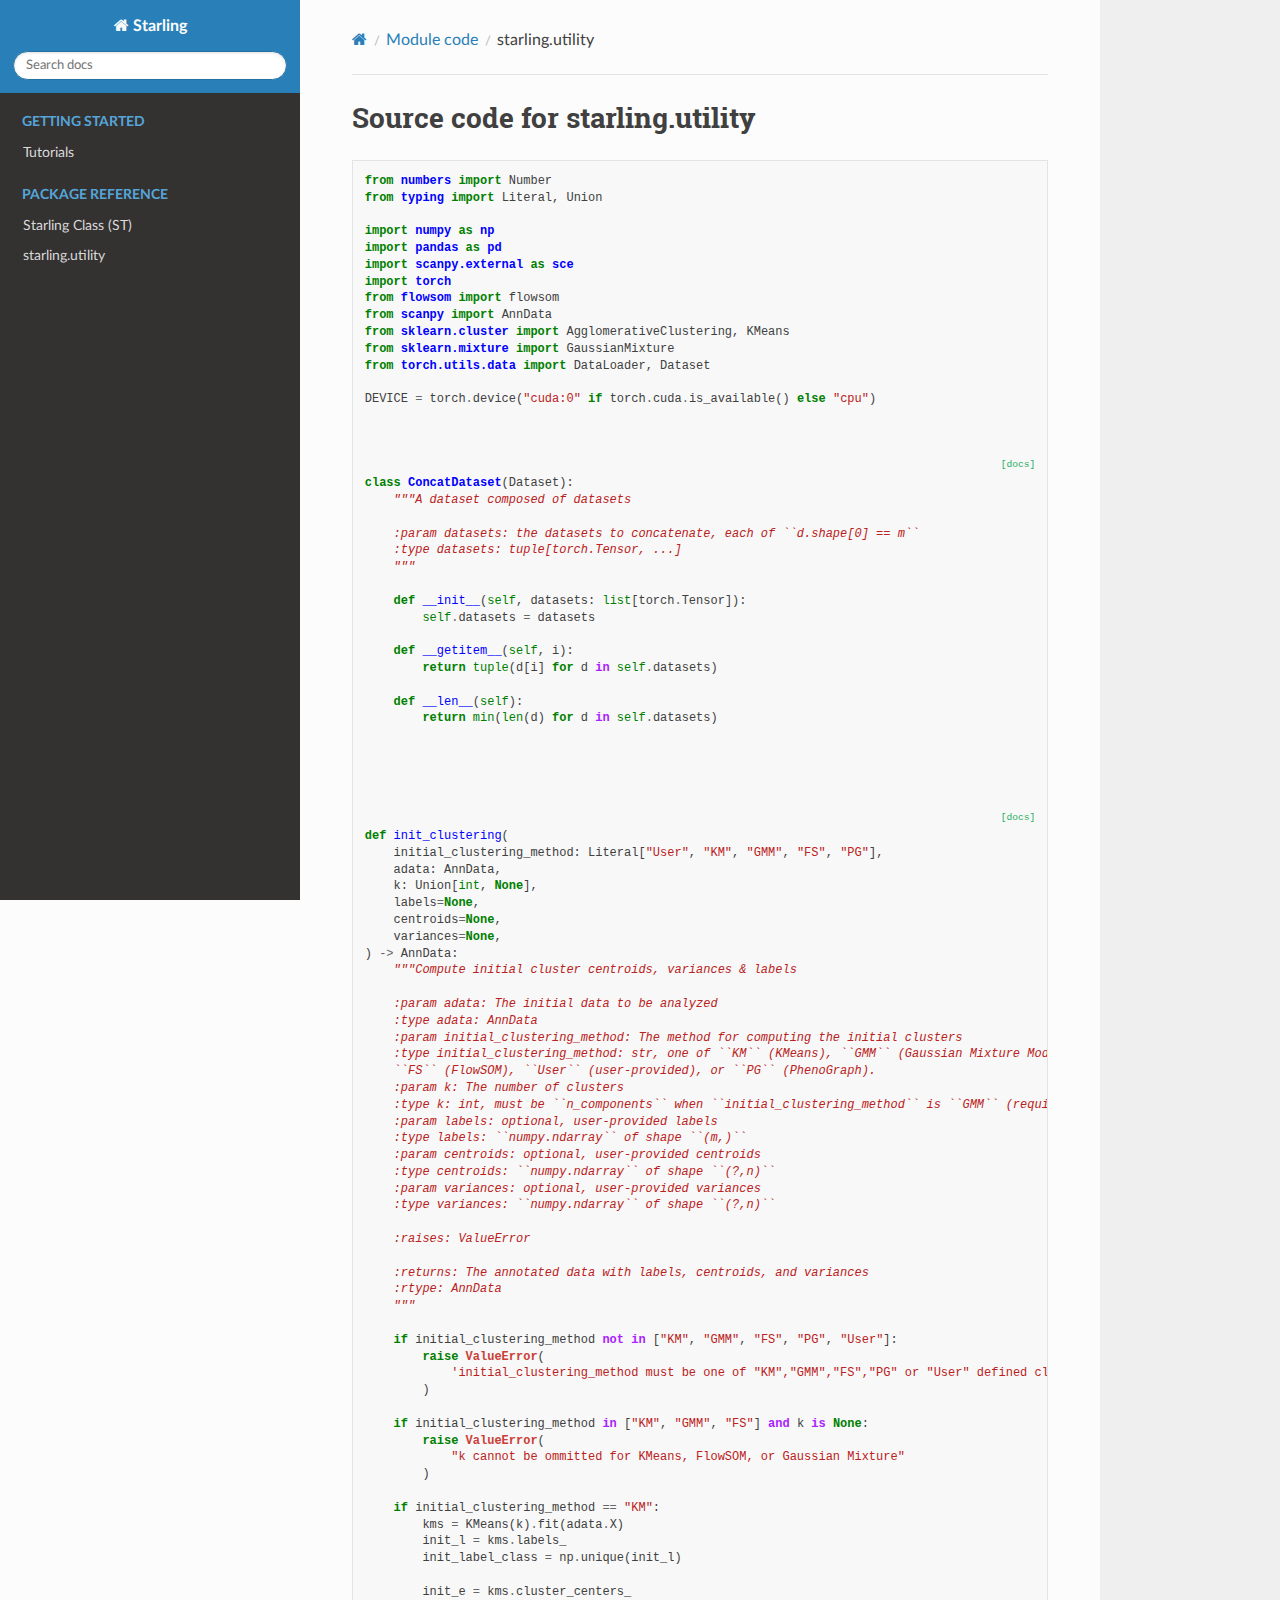
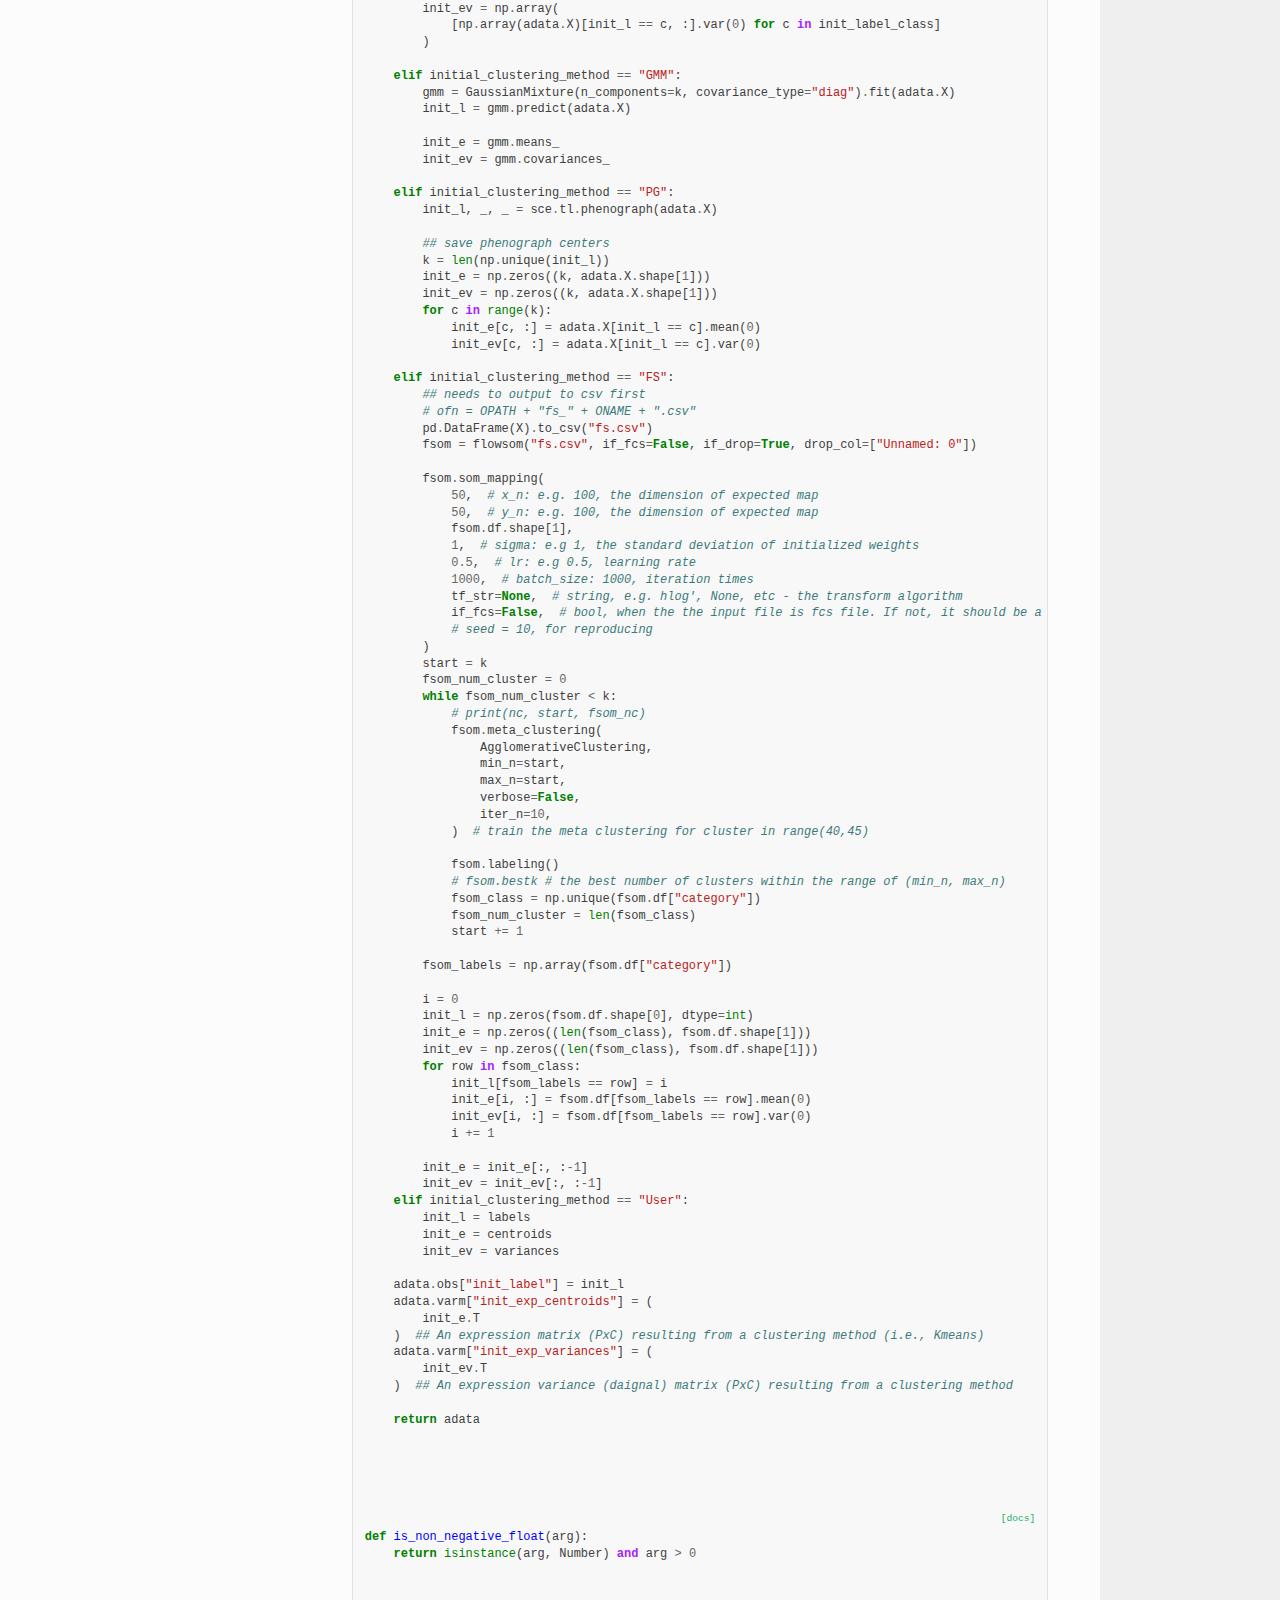
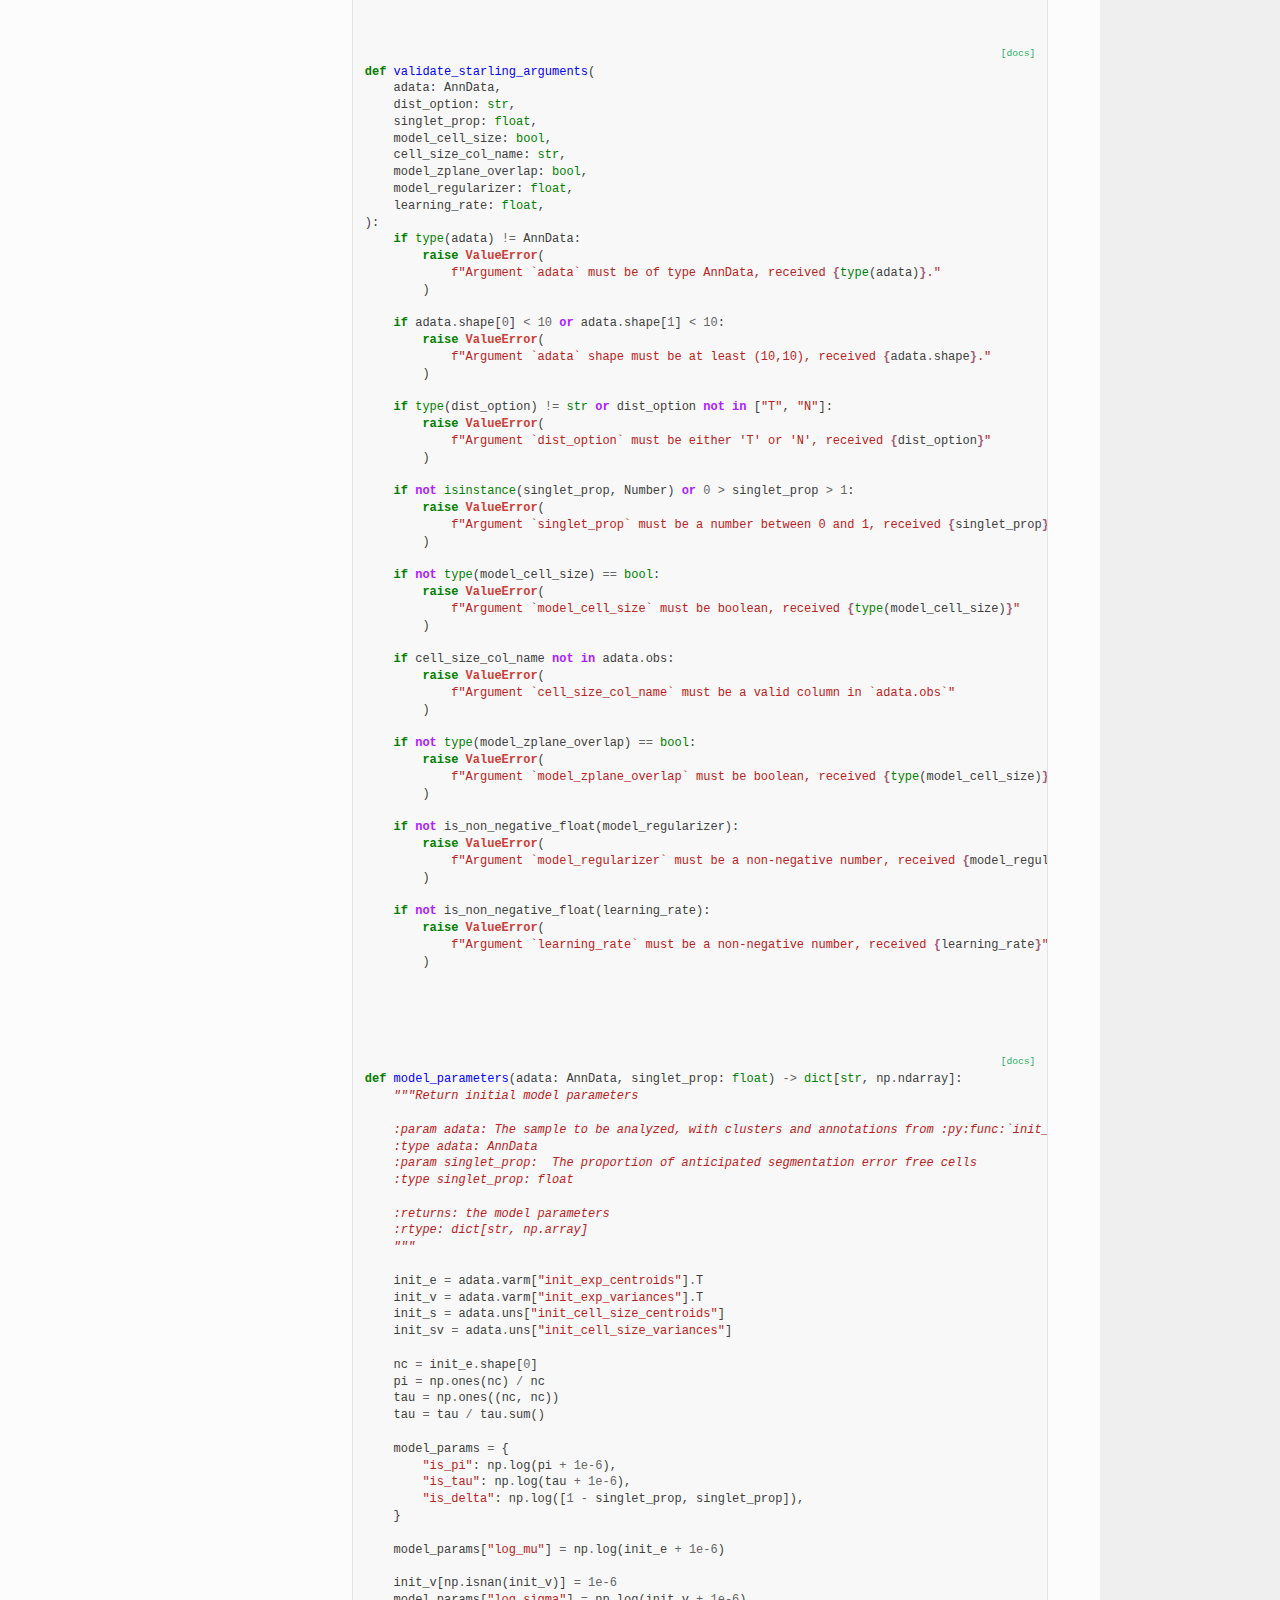
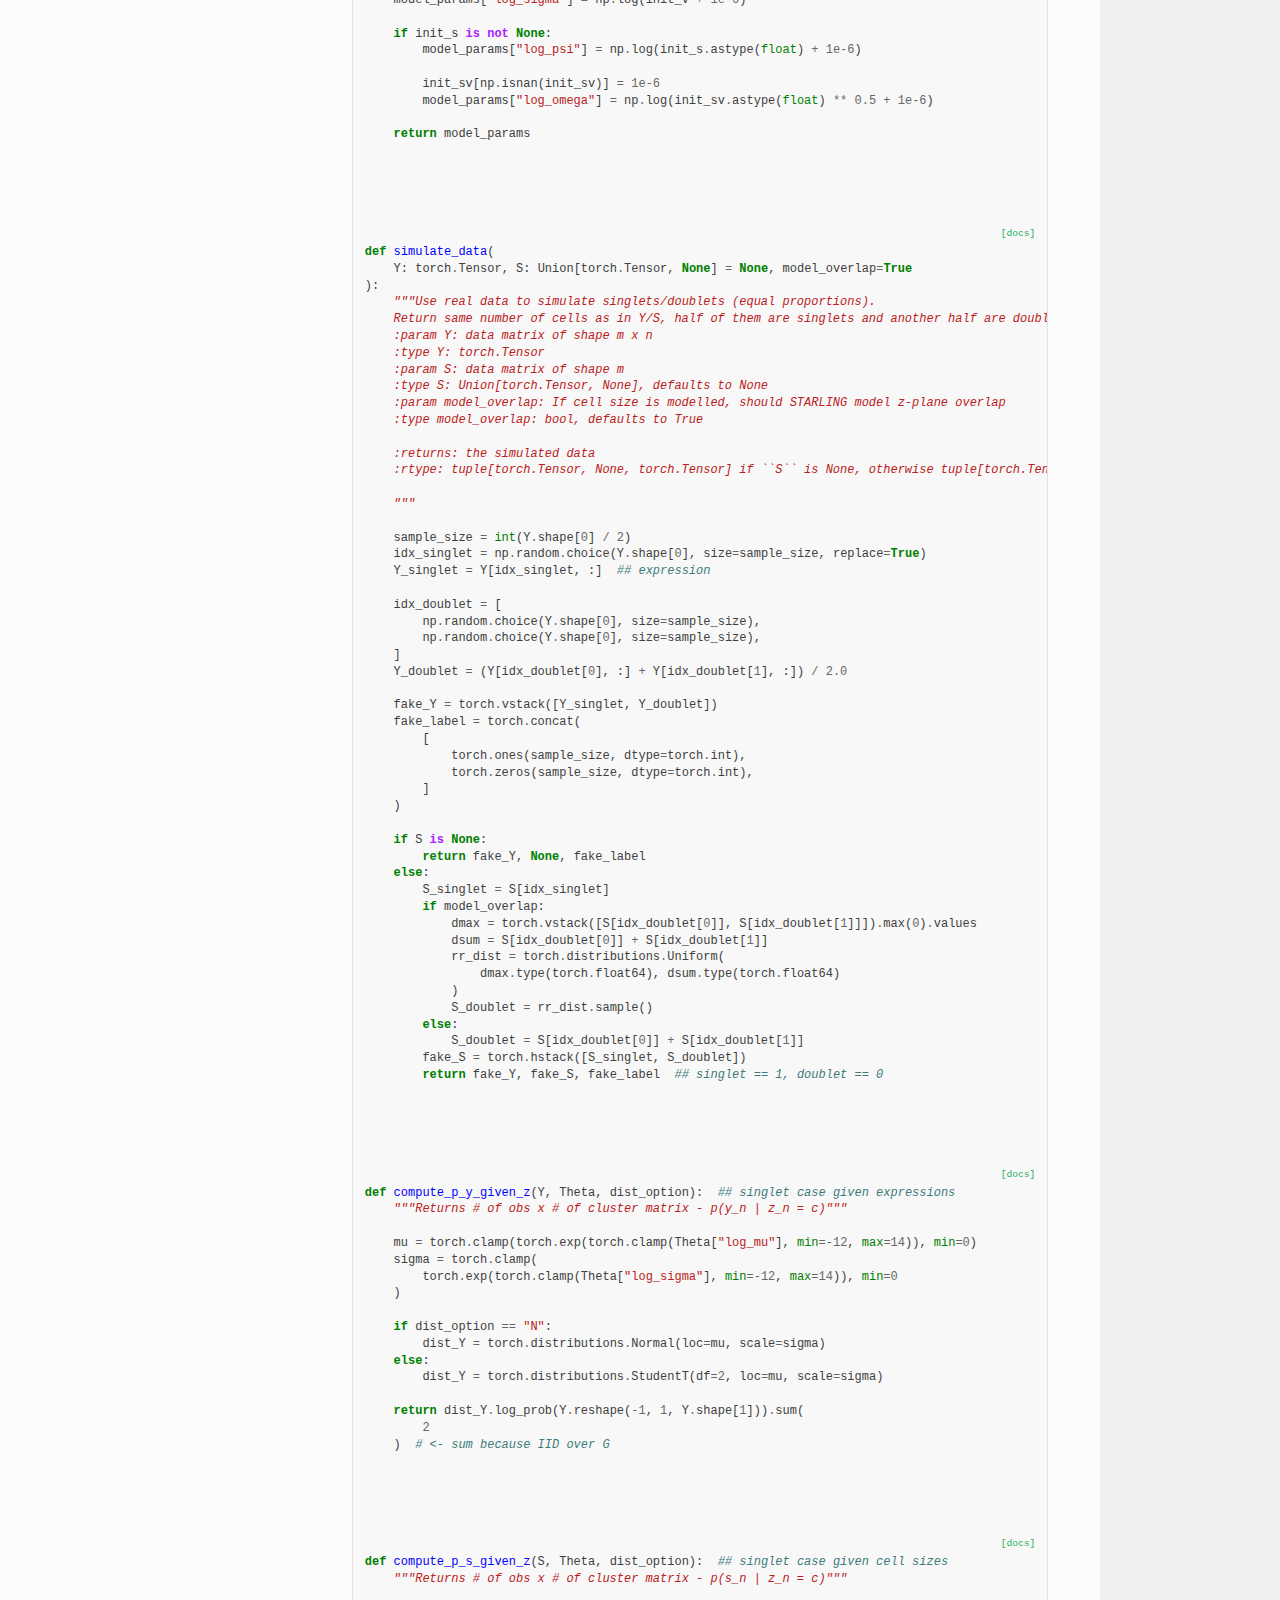
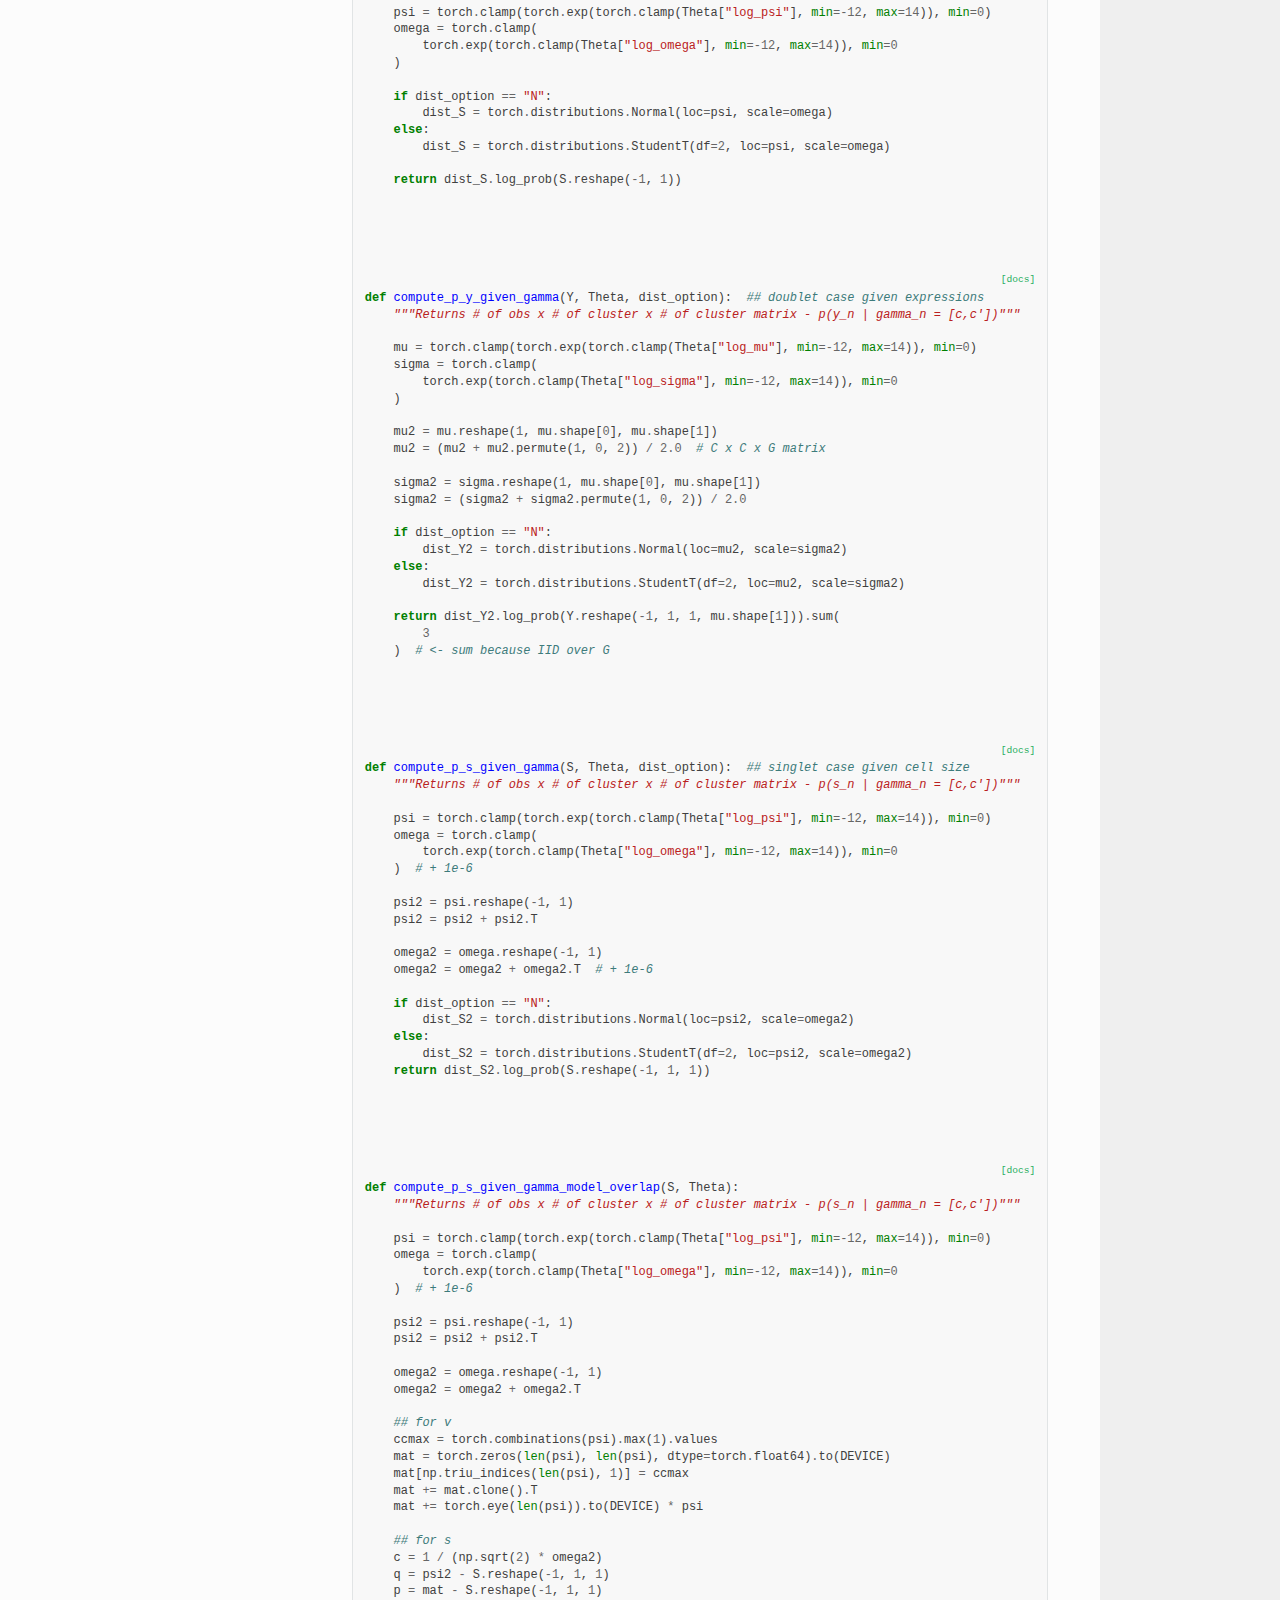
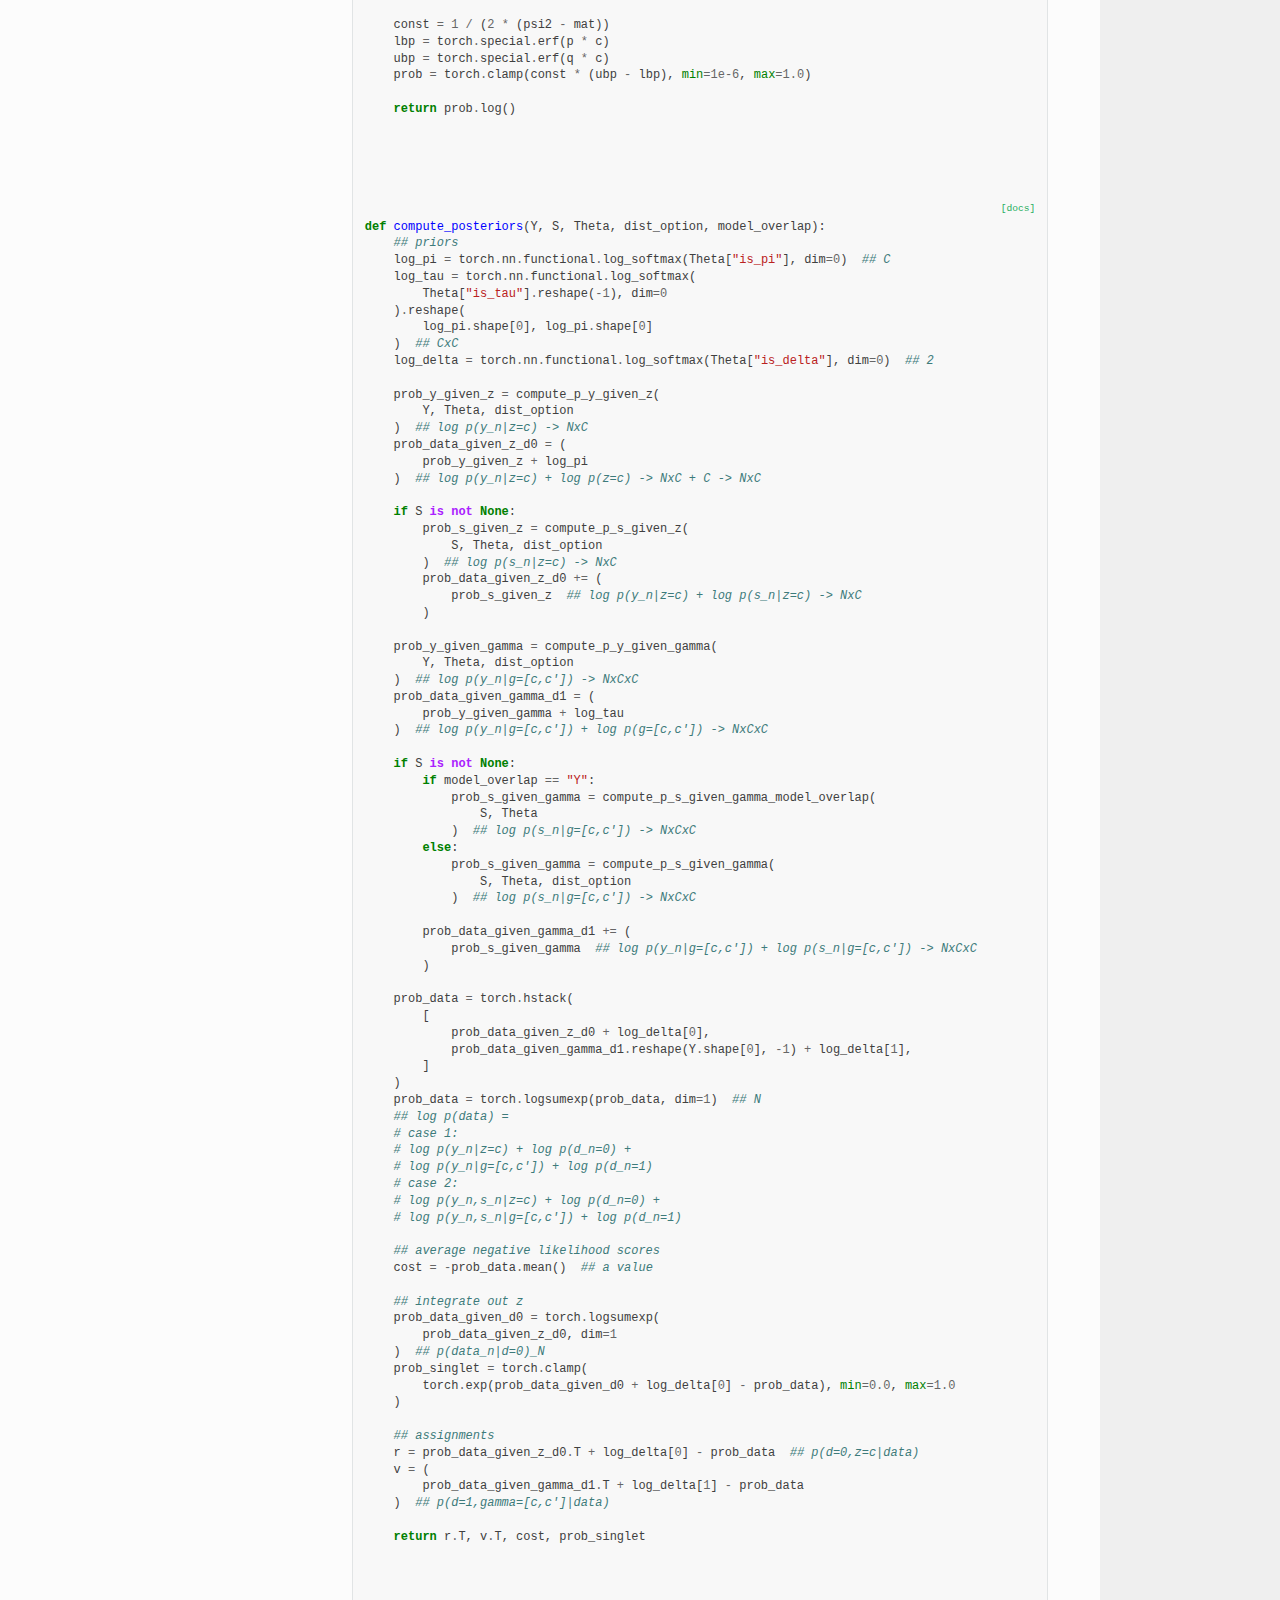
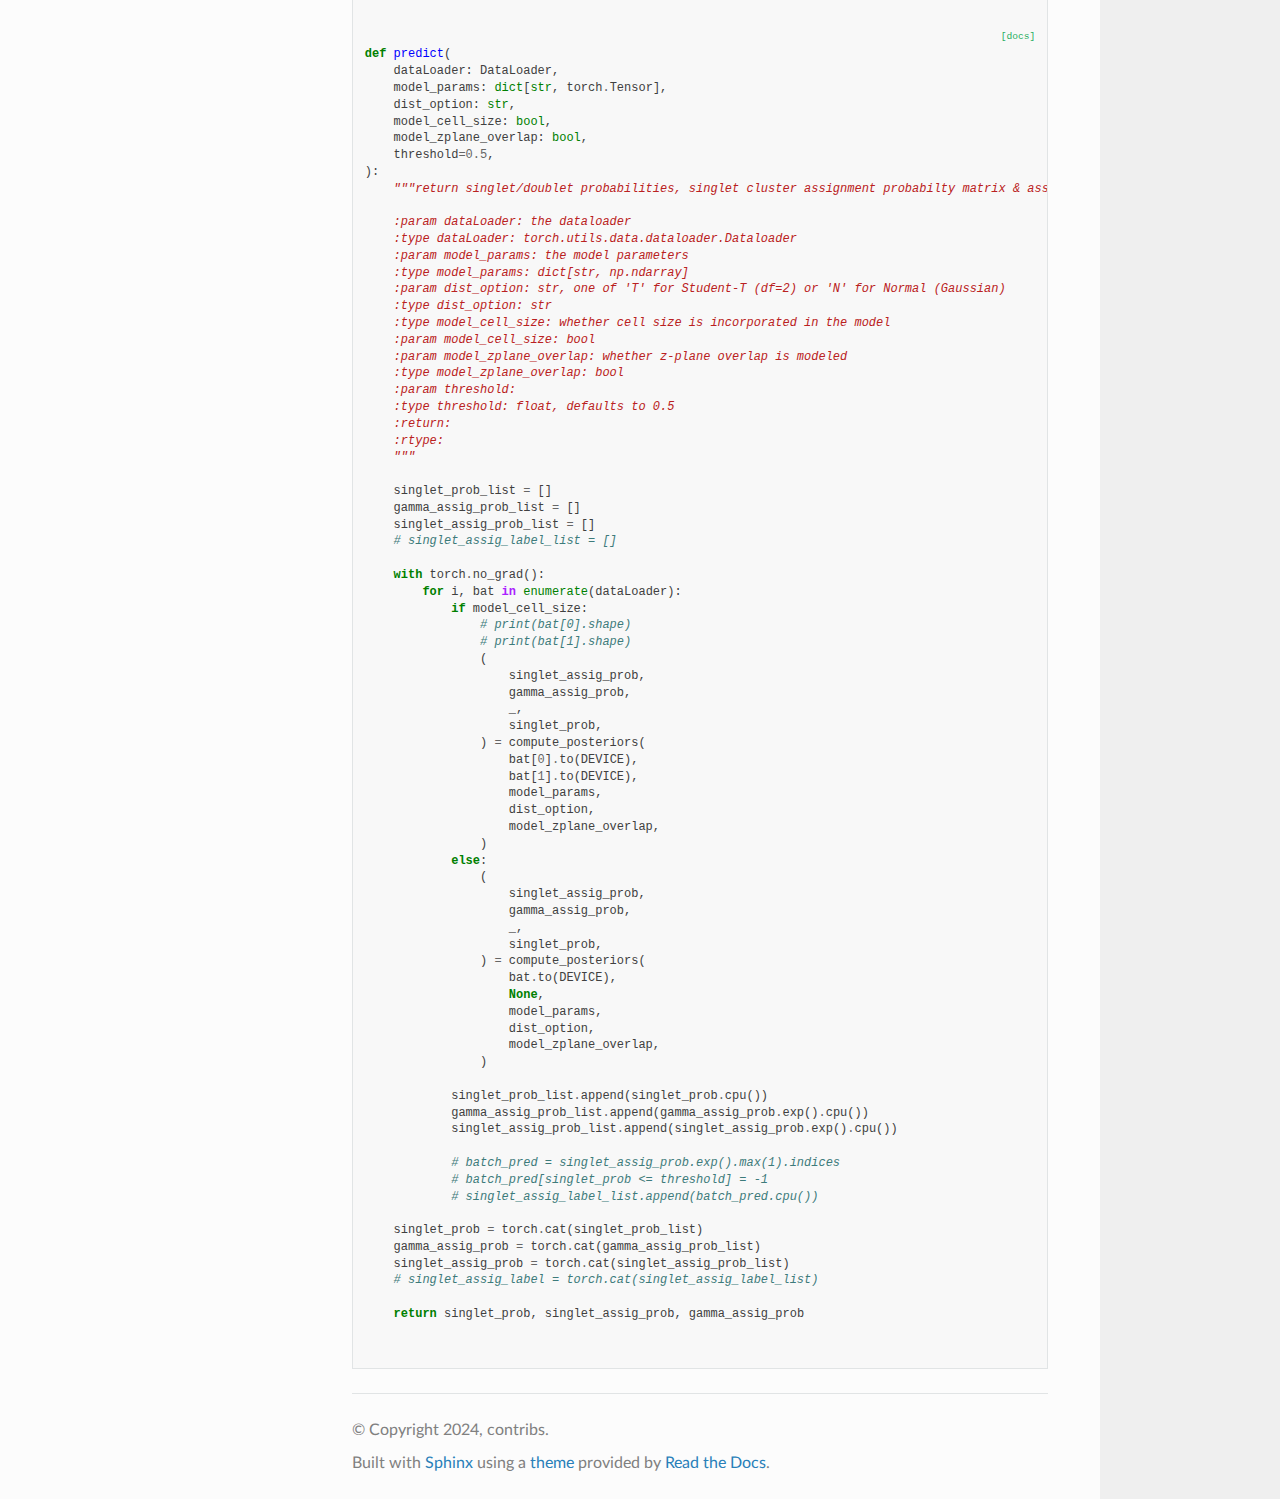
<file: _modules/starling/utility.html>
<!DOCTYPE html>
<html class="writer-html5" lang="en" data-content_root="../../">
<head>
  <meta charset="utf-8" />
  <meta name="viewport" content="width=device-width, initial-scale=1.0" />
  <title>starling.utility &mdash; Starling  documentation</title>
      <link rel="stylesheet" type="text/css" href="../../_static/pygments.css?v=80d5e7a1" />
      <link rel="stylesheet" type="text/css" href="../../_static/css/theme.css?v=19f00094" />
      <link rel="stylesheet" type="text/css" href="../../_static/mystnb.4510f1fc1dee50b3e5859aac5469c37c29e427902b24a333a5f9fcb2f0b3ac41.css" />
      <link rel="stylesheet" type="text/css" href="../../_static/css/custom.css?v=6916c06d" />

  
  <!--[if lt IE 9]>
    <script src="../../_static/js/html5shiv.min.js"></script>
  <![endif]-->
  
        <script src="../../_static/jquery.js?v=5d32c60e"></script>
        <script src="../../_static/_sphinx_javascript_frameworks_compat.js?v=2cd50e6c"></script>
        <script src="../../_static/documentation_options.js?v=5929fcd5"></script>
        <script src="../../_static/doctools.js?v=888ff710"></script>
        <script src="../../_static/sphinx_highlight.js?v=dc90522c"></script>
    <script src="../../_static/js/theme.js"></script>
    <link rel="index" title="Index" href="../../genindex.html" />
    <link rel="search" title="Search" href="../../search.html" /> 
</head>

<body class="wy-body-for-nav"> 
  <div class="wy-grid-for-nav">
    <nav data-toggle="wy-nav-shift" class="wy-nav-side">
      <div class="wy-side-scroll">
        <div class="wy-side-nav-search" >

          
          
          <a href="../../index.html" class="icon icon-home">
            Starling
          </a>
<div role="search">
  <form id="rtd-search-form" class="wy-form" action="../../search.html" method="get">
    <input type="text" name="q" placeholder="Search docs" aria-label="Search docs" />
    <input type="hidden" name="check_keywords" value="yes" />
    <input type="hidden" name="area" value="default" />
  </form>
</div>
        </div><div class="wy-menu wy-menu-vertical" data-spy="affix" role="navigation" aria-label="Navigation menu">
              <p class="caption" role="heading"><span class="caption-text">Getting Started</span></p>
<ul>
<li class="toctree-l1"><a class="reference internal" href="../../tutorials.html">Tutorials</a></li>
</ul>
<p class="caption" role="heading"><span class="caption-text">Package Reference</span></p>
<ul>
<li class="toctree-l1"><a class="reference internal" href="../../starling.html">Starling Class (ST)</a></li>
<li class="toctree-l1"><a class="reference internal" href="../../utility.html">starling.utility</a></li>
</ul>

        </div>
      </div>
    </nav>

    <section data-toggle="wy-nav-shift" class="wy-nav-content-wrap"><nav class="wy-nav-top" aria-label="Mobile navigation menu" >
          <i data-toggle="wy-nav-top" class="fa fa-bars"></i>
          <a href="../../index.html">Starling</a>
      </nav>

      <div class="wy-nav-content">
        <div class="rst-content">
          <div role="navigation" aria-label="Page navigation">
  <ul class="wy-breadcrumbs">
      <li><a href="../../index.html" class="icon icon-home" aria-label="Home"></a></li>
          <li class="breadcrumb-item"><a href="../index.html">Module code</a></li>
      <li class="breadcrumb-item active">starling.utility</li>
      <li class="wy-breadcrumbs-aside">
      </li>
  </ul>
  <hr/>
</div>
          <div role="main" class="document" itemscope="itemscope" itemtype="http://schema.org/Article">
           <div itemprop="articleBody">
             
  <h1>Source code for starling.utility</h1><div class="highlight"><pre>
<span></span><span class="kn">from</span> <span class="nn">numbers</span> <span class="kn">import</span> <span class="n">Number</span>
<span class="kn">from</span> <span class="nn">typing</span> <span class="kn">import</span> <span class="n">Literal</span><span class="p">,</span> <span class="n">Union</span>

<span class="kn">import</span> <span class="nn">numpy</span> <span class="k">as</span> <span class="nn">np</span>
<span class="kn">import</span> <span class="nn">pandas</span> <span class="k">as</span> <span class="nn">pd</span>
<span class="kn">import</span> <span class="nn">scanpy.external</span> <span class="k">as</span> <span class="nn">sce</span>
<span class="kn">import</span> <span class="nn">torch</span>
<span class="kn">from</span> <span class="nn">flowsom</span> <span class="kn">import</span> <span class="n">flowsom</span>
<span class="kn">from</span> <span class="nn">scanpy</span> <span class="kn">import</span> <span class="n">AnnData</span>
<span class="kn">from</span> <span class="nn">sklearn.cluster</span> <span class="kn">import</span> <span class="n">AgglomerativeClustering</span><span class="p">,</span> <span class="n">KMeans</span>
<span class="kn">from</span> <span class="nn">sklearn.mixture</span> <span class="kn">import</span> <span class="n">GaussianMixture</span>
<span class="kn">from</span> <span class="nn">torch.utils.data</span> <span class="kn">import</span> <span class="n">DataLoader</span><span class="p">,</span> <span class="n">Dataset</span>

<span class="n">DEVICE</span> <span class="o">=</span> <span class="n">torch</span><span class="o">.</span><span class="n">device</span><span class="p">(</span><span class="s2">&quot;cuda:0&quot;</span> <span class="k">if</span> <span class="n">torch</span><span class="o">.</span><span class="n">cuda</span><span class="o">.</span><span class="n">is_available</span><span class="p">()</span> <span class="k">else</span> <span class="s2">&quot;cpu&quot;</span><span class="p">)</span>


<div class="viewcode-block" id="ConcatDataset">
<a class="viewcode-back" href="../../utility.html#starling.utility.ConcatDataset">[docs]</a>
<span class="k">class</span> <span class="nc">ConcatDataset</span><span class="p">(</span><span class="n">Dataset</span><span class="p">):</span>
<span class="w">    </span><span class="sd">&quot;&quot;&quot;A dataset composed of datasets</span>

<span class="sd">    :param datasets: the datasets to concatenate, each of ``d.shape[0] == m``</span>
<span class="sd">    :type datasets: tuple[torch.Tensor, ...]</span>
<span class="sd">    &quot;&quot;&quot;</span>

    <span class="k">def</span> <span class="fm">__init__</span><span class="p">(</span><span class="bp">self</span><span class="p">,</span> <span class="n">datasets</span><span class="p">:</span> <span class="nb">list</span><span class="p">[</span><span class="n">torch</span><span class="o">.</span><span class="n">Tensor</span><span class="p">]):</span>
        <span class="bp">self</span><span class="o">.</span><span class="n">datasets</span> <span class="o">=</span> <span class="n">datasets</span>

    <span class="k">def</span> <span class="fm">__getitem__</span><span class="p">(</span><span class="bp">self</span><span class="p">,</span> <span class="n">i</span><span class="p">):</span>
        <span class="k">return</span> <span class="nb">tuple</span><span class="p">(</span><span class="n">d</span><span class="p">[</span><span class="n">i</span><span class="p">]</span> <span class="k">for</span> <span class="n">d</span> <span class="ow">in</span> <span class="bp">self</span><span class="o">.</span><span class="n">datasets</span><span class="p">)</span>

    <span class="k">def</span> <span class="fm">__len__</span><span class="p">(</span><span class="bp">self</span><span class="p">):</span>
        <span class="k">return</span> <span class="nb">min</span><span class="p">(</span><span class="nb">len</span><span class="p">(</span><span class="n">d</span><span class="p">)</span> <span class="k">for</span> <span class="n">d</span> <span class="ow">in</span> <span class="bp">self</span><span class="o">.</span><span class="n">datasets</span><span class="p">)</span></div>



<div class="viewcode-block" id="init_clustering">
<a class="viewcode-back" href="../../utility.html#starling.utility.init_clustering">[docs]</a>
<span class="k">def</span> <span class="nf">init_clustering</span><span class="p">(</span>
    <span class="n">initial_clustering_method</span><span class="p">:</span> <span class="n">Literal</span><span class="p">[</span><span class="s2">&quot;User&quot;</span><span class="p">,</span> <span class="s2">&quot;KM&quot;</span><span class="p">,</span> <span class="s2">&quot;GMM&quot;</span><span class="p">,</span> <span class="s2">&quot;FS&quot;</span><span class="p">,</span> <span class="s2">&quot;PG&quot;</span><span class="p">],</span>
    <span class="n">adata</span><span class="p">:</span> <span class="n">AnnData</span><span class="p">,</span>
    <span class="n">k</span><span class="p">:</span> <span class="n">Union</span><span class="p">[</span><span class="nb">int</span><span class="p">,</span> <span class="kc">None</span><span class="p">],</span>
    <span class="n">labels</span><span class="o">=</span><span class="kc">None</span><span class="p">,</span>
    <span class="n">centroids</span><span class="o">=</span><span class="kc">None</span><span class="p">,</span>
    <span class="n">variances</span><span class="o">=</span><span class="kc">None</span><span class="p">,</span>
<span class="p">)</span> <span class="o">-&gt;</span> <span class="n">AnnData</span><span class="p">:</span>
<span class="w">    </span><span class="sd">&quot;&quot;&quot;Compute initial cluster centroids, variances &amp; labels</span>

<span class="sd">    :param adata: The initial data to be analyzed</span>
<span class="sd">    :type adata: AnnData</span>
<span class="sd">    :param initial_clustering_method: The method for computing the initial clusters</span>
<span class="sd">    :type initial_clustering_method: str, one of ``KM`` (KMeans), ``GMM`` (Gaussian Mixture Model),</span>
<span class="sd">    ``FS`` (FlowSOM), ``User`` (user-provided), or ``PG`` (PhenoGraph).</span>
<span class="sd">    :param k: The number of clusters</span>
<span class="sd">    :type k: int, must be ``n_components`` when ``initial_clustering_method`` is ``GMM`` (required), ``k`` when ``initial_clustering_method`` is ``KM`` (required), ``k`` when ``initial_clustering_method`` is ``FS`` (required), ``?`` when  ``initial_clustering_method`` is ``PG`` (optional)</span>
<span class="sd">    :param labels: optional, user-provided labels</span>
<span class="sd">    :type labels: ``numpy.ndarray`` of shape ``(m,)``</span>
<span class="sd">    :param centroids: optional, user-provided centroids</span>
<span class="sd">    :type centroids: ``numpy.ndarray`` of shape ``(?,n)``</span>
<span class="sd">    :param variances: optional, user-provided variances</span>
<span class="sd">    :type variances: ``numpy.ndarray`` of shape ``(?,n)``</span>

<span class="sd">    :raises: ValueError</span>

<span class="sd">    :returns: The annotated data with labels, centroids, and variances</span>
<span class="sd">    :rtype: AnnData</span>
<span class="sd">    &quot;&quot;&quot;</span>

    <span class="k">if</span> <span class="n">initial_clustering_method</span> <span class="ow">not</span> <span class="ow">in</span> <span class="p">[</span><span class="s2">&quot;KM&quot;</span><span class="p">,</span> <span class="s2">&quot;GMM&quot;</span><span class="p">,</span> <span class="s2">&quot;FS&quot;</span><span class="p">,</span> <span class="s2">&quot;PG&quot;</span><span class="p">,</span> <span class="s2">&quot;User&quot;</span><span class="p">]:</span>
        <span class="k">raise</span> <span class="ne">ValueError</span><span class="p">(</span>
            <span class="s1">&#39;initial_clustering_method must be one of &quot;KM&quot;,&quot;GMM&quot;,&quot;FS&quot;,&quot;PG&quot; or &quot;User&quot; defined cluster centroids/variances&#39;</span>
        <span class="p">)</span>

    <span class="k">if</span> <span class="n">initial_clustering_method</span> <span class="ow">in</span> <span class="p">[</span><span class="s2">&quot;KM&quot;</span><span class="p">,</span> <span class="s2">&quot;GMM&quot;</span><span class="p">,</span> <span class="s2">&quot;FS&quot;</span><span class="p">]</span> <span class="ow">and</span> <span class="n">k</span> <span class="ow">is</span> <span class="kc">None</span><span class="p">:</span>
        <span class="k">raise</span> <span class="ne">ValueError</span><span class="p">(</span>
            <span class="s2">&quot;k cannot be ommitted for KMeans, FlowSOM, or Gaussian Mixture&quot;</span>
        <span class="p">)</span>

    <span class="k">if</span> <span class="n">initial_clustering_method</span> <span class="o">==</span> <span class="s2">&quot;KM&quot;</span><span class="p">:</span>
        <span class="n">kms</span> <span class="o">=</span> <span class="n">KMeans</span><span class="p">(</span><span class="n">k</span><span class="p">)</span><span class="o">.</span><span class="n">fit</span><span class="p">(</span><span class="n">adata</span><span class="o">.</span><span class="n">X</span><span class="p">)</span>
        <span class="n">init_l</span> <span class="o">=</span> <span class="n">kms</span><span class="o">.</span><span class="n">labels_</span>
        <span class="n">init_label_class</span> <span class="o">=</span> <span class="n">np</span><span class="o">.</span><span class="n">unique</span><span class="p">(</span><span class="n">init_l</span><span class="p">)</span>

        <span class="n">init_e</span> <span class="o">=</span> <span class="n">kms</span><span class="o">.</span><span class="n">cluster_centers_</span>
        <span class="n">init_ev</span> <span class="o">=</span> <span class="n">np</span><span class="o">.</span><span class="n">array</span><span class="p">(</span>
            <span class="p">[</span><span class="n">np</span><span class="o">.</span><span class="n">array</span><span class="p">(</span><span class="n">adata</span><span class="o">.</span><span class="n">X</span><span class="p">)[</span><span class="n">init_l</span> <span class="o">==</span> <span class="n">c</span><span class="p">,</span> <span class="p">:]</span><span class="o">.</span><span class="n">var</span><span class="p">(</span><span class="mi">0</span><span class="p">)</span> <span class="k">for</span> <span class="n">c</span> <span class="ow">in</span> <span class="n">init_label_class</span><span class="p">]</span>
        <span class="p">)</span>

    <span class="k">elif</span> <span class="n">initial_clustering_method</span> <span class="o">==</span> <span class="s2">&quot;GMM&quot;</span><span class="p">:</span>
        <span class="n">gmm</span> <span class="o">=</span> <span class="n">GaussianMixture</span><span class="p">(</span><span class="n">n_components</span><span class="o">=</span><span class="n">k</span><span class="p">,</span> <span class="n">covariance_type</span><span class="o">=</span><span class="s2">&quot;diag&quot;</span><span class="p">)</span><span class="o">.</span><span class="n">fit</span><span class="p">(</span><span class="n">adata</span><span class="o">.</span><span class="n">X</span><span class="p">)</span>
        <span class="n">init_l</span> <span class="o">=</span> <span class="n">gmm</span><span class="o">.</span><span class="n">predict</span><span class="p">(</span><span class="n">adata</span><span class="o">.</span><span class="n">X</span><span class="p">)</span>

        <span class="n">init_e</span> <span class="o">=</span> <span class="n">gmm</span><span class="o">.</span><span class="n">means_</span>
        <span class="n">init_ev</span> <span class="o">=</span> <span class="n">gmm</span><span class="o">.</span><span class="n">covariances_</span>

    <span class="k">elif</span> <span class="n">initial_clustering_method</span> <span class="o">==</span> <span class="s2">&quot;PG&quot;</span><span class="p">:</span>
        <span class="n">init_l</span><span class="p">,</span> <span class="n">_</span><span class="p">,</span> <span class="n">_</span> <span class="o">=</span> <span class="n">sce</span><span class="o">.</span><span class="n">tl</span><span class="o">.</span><span class="n">phenograph</span><span class="p">(</span><span class="n">adata</span><span class="o">.</span><span class="n">X</span><span class="p">)</span>

        <span class="c1">## save phenograph centers</span>
        <span class="n">k</span> <span class="o">=</span> <span class="nb">len</span><span class="p">(</span><span class="n">np</span><span class="o">.</span><span class="n">unique</span><span class="p">(</span><span class="n">init_l</span><span class="p">))</span>
        <span class="n">init_e</span> <span class="o">=</span> <span class="n">np</span><span class="o">.</span><span class="n">zeros</span><span class="p">((</span><span class="n">k</span><span class="p">,</span> <span class="n">adata</span><span class="o">.</span><span class="n">X</span><span class="o">.</span><span class="n">shape</span><span class="p">[</span><span class="mi">1</span><span class="p">]))</span>
        <span class="n">init_ev</span> <span class="o">=</span> <span class="n">np</span><span class="o">.</span><span class="n">zeros</span><span class="p">((</span><span class="n">k</span><span class="p">,</span> <span class="n">adata</span><span class="o">.</span><span class="n">X</span><span class="o">.</span><span class="n">shape</span><span class="p">[</span><span class="mi">1</span><span class="p">]))</span>
        <span class="k">for</span> <span class="n">c</span> <span class="ow">in</span> <span class="nb">range</span><span class="p">(</span><span class="n">k</span><span class="p">):</span>
            <span class="n">init_e</span><span class="p">[</span><span class="n">c</span><span class="p">,</span> <span class="p">:]</span> <span class="o">=</span> <span class="n">adata</span><span class="o">.</span><span class="n">X</span><span class="p">[</span><span class="n">init_l</span> <span class="o">==</span> <span class="n">c</span><span class="p">]</span><span class="o">.</span><span class="n">mean</span><span class="p">(</span><span class="mi">0</span><span class="p">)</span>
            <span class="n">init_ev</span><span class="p">[</span><span class="n">c</span><span class="p">,</span> <span class="p">:]</span> <span class="o">=</span> <span class="n">adata</span><span class="o">.</span><span class="n">X</span><span class="p">[</span><span class="n">init_l</span> <span class="o">==</span> <span class="n">c</span><span class="p">]</span><span class="o">.</span><span class="n">var</span><span class="p">(</span><span class="mi">0</span><span class="p">)</span>

    <span class="k">elif</span> <span class="n">initial_clustering_method</span> <span class="o">==</span> <span class="s2">&quot;FS&quot;</span><span class="p">:</span>
        <span class="c1">## needs to output to csv first</span>
        <span class="c1"># ofn = OPATH + &quot;fs_&quot; + ONAME + &quot;.csv&quot;</span>
        <span class="n">pd</span><span class="o">.</span><span class="n">DataFrame</span><span class="p">(</span><span class="n">X</span><span class="p">)</span><span class="o">.</span><span class="n">to_csv</span><span class="p">(</span><span class="s2">&quot;fs.csv&quot;</span><span class="p">)</span>
        <span class="n">fsom</span> <span class="o">=</span> <span class="n">flowsom</span><span class="p">(</span><span class="s2">&quot;fs.csv&quot;</span><span class="p">,</span> <span class="n">if_fcs</span><span class="o">=</span><span class="kc">False</span><span class="p">,</span> <span class="n">if_drop</span><span class="o">=</span><span class="kc">True</span><span class="p">,</span> <span class="n">drop_col</span><span class="o">=</span><span class="p">[</span><span class="s2">&quot;Unnamed: 0&quot;</span><span class="p">])</span>

        <span class="n">fsom</span><span class="o">.</span><span class="n">som_mapping</span><span class="p">(</span>
            <span class="mi">50</span><span class="p">,</span>  <span class="c1"># x_n: e.g. 100, the dimension of expected map</span>
            <span class="mi">50</span><span class="p">,</span>  <span class="c1"># y_n: e.g. 100, the dimension of expected map</span>
            <span class="n">fsom</span><span class="o">.</span><span class="n">df</span><span class="o">.</span><span class="n">shape</span><span class="p">[</span><span class="mi">1</span><span class="p">],</span>
            <span class="mi">1</span><span class="p">,</span>  <span class="c1"># sigma: e.g 1, the standard deviation of initialized weights</span>
            <span class="mf">0.5</span><span class="p">,</span>  <span class="c1"># lr: e.g 0.5, learning rate</span>
            <span class="mi">1000</span><span class="p">,</span>  <span class="c1"># batch_size: 1000, iteration times</span>
            <span class="n">tf_str</span><span class="o">=</span><span class="kc">None</span><span class="p">,</span>  <span class="c1"># string, e.g. hlog&#39;, None, etc - the transform algorithm</span>
            <span class="n">if_fcs</span><span class="o">=</span><span class="kc">False</span><span class="p">,</span>  <span class="c1"># bool, when the the input file is fcs file. If not, it should be a csv file</span>
            <span class="c1"># seed = 10, for reproducing</span>
        <span class="p">)</span>
        <span class="n">start</span> <span class="o">=</span> <span class="n">k</span>
        <span class="n">fsom_num_cluster</span> <span class="o">=</span> <span class="mi">0</span>
        <span class="k">while</span> <span class="n">fsom_num_cluster</span> <span class="o">&lt;</span> <span class="n">k</span><span class="p">:</span>
            <span class="c1"># print(nc, start, fsom_nc)</span>
            <span class="n">fsom</span><span class="o">.</span><span class="n">meta_clustering</span><span class="p">(</span>
                <span class="n">AgglomerativeClustering</span><span class="p">,</span>
                <span class="n">min_n</span><span class="o">=</span><span class="n">start</span><span class="p">,</span>
                <span class="n">max_n</span><span class="o">=</span><span class="n">start</span><span class="p">,</span>
                <span class="n">verbose</span><span class="o">=</span><span class="kc">False</span><span class="p">,</span>
                <span class="n">iter_n</span><span class="o">=</span><span class="mi">10</span><span class="p">,</span>
            <span class="p">)</span>  <span class="c1"># train the meta clustering for cluster in range(40,45)</span>

            <span class="n">fsom</span><span class="o">.</span><span class="n">labeling</span><span class="p">()</span>
            <span class="c1"># fsom.bestk # the best number of clusters within the range of (min_n, max_n)</span>
            <span class="n">fsom_class</span> <span class="o">=</span> <span class="n">np</span><span class="o">.</span><span class="n">unique</span><span class="p">(</span><span class="n">fsom</span><span class="o">.</span><span class="n">df</span><span class="p">[</span><span class="s2">&quot;category&quot;</span><span class="p">])</span>
            <span class="n">fsom_num_cluster</span> <span class="o">=</span> <span class="nb">len</span><span class="p">(</span><span class="n">fsom_class</span><span class="p">)</span>
            <span class="n">start</span> <span class="o">+=</span> <span class="mi">1</span>

        <span class="n">fsom_labels</span> <span class="o">=</span> <span class="n">np</span><span class="o">.</span><span class="n">array</span><span class="p">(</span><span class="n">fsom</span><span class="o">.</span><span class="n">df</span><span class="p">[</span><span class="s2">&quot;category&quot;</span><span class="p">])</span>

        <span class="n">i</span> <span class="o">=</span> <span class="mi">0</span>
        <span class="n">init_l</span> <span class="o">=</span> <span class="n">np</span><span class="o">.</span><span class="n">zeros</span><span class="p">(</span><span class="n">fsom</span><span class="o">.</span><span class="n">df</span><span class="o">.</span><span class="n">shape</span><span class="p">[</span><span class="mi">0</span><span class="p">],</span> <span class="n">dtype</span><span class="o">=</span><span class="nb">int</span><span class="p">)</span>
        <span class="n">init_e</span> <span class="o">=</span> <span class="n">np</span><span class="o">.</span><span class="n">zeros</span><span class="p">((</span><span class="nb">len</span><span class="p">(</span><span class="n">fsom_class</span><span class="p">),</span> <span class="n">fsom</span><span class="o">.</span><span class="n">df</span><span class="o">.</span><span class="n">shape</span><span class="p">[</span><span class="mi">1</span><span class="p">]))</span>
        <span class="n">init_ev</span> <span class="o">=</span> <span class="n">np</span><span class="o">.</span><span class="n">zeros</span><span class="p">((</span><span class="nb">len</span><span class="p">(</span><span class="n">fsom_class</span><span class="p">),</span> <span class="n">fsom</span><span class="o">.</span><span class="n">df</span><span class="o">.</span><span class="n">shape</span><span class="p">[</span><span class="mi">1</span><span class="p">]))</span>
        <span class="k">for</span> <span class="n">row</span> <span class="ow">in</span> <span class="n">fsom_class</span><span class="p">:</span>
            <span class="n">init_l</span><span class="p">[</span><span class="n">fsom_labels</span> <span class="o">==</span> <span class="n">row</span><span class="p">]</span> <span class="o">=</span> <span class="n">i</span>
            <span class="n">init_e</span><span class="p">[</span><span class="n">i</span><span class="p">,</span> <span class="p">:]</span> <span class="o">=</span> <span class="n">fsom</span><span class="o">.</span><span class="n">df</span><span class="p">[</span><span class="n">fsom_labels</span> <span class="o">==</span> <span class="n">row</span><span class="p">]</span><span class="o">.</span><span class="n">mean</span><span class="p">(</span><span class="mi">0</span><span class="p">)</span>
            <span class="n">init_ev</span><span class="p">[</span><span class="n">i</span><span class="p">,</span> <span class="p">:]</span> <span class="o">=</span> <span class="n">fsom</span><span class="o">.</span><span class="n">df</span><span class="p">[</span><span class="n">fsom_labels</span> <span class="o">==</span> <span class="n">row</span><span class="p">]</span><span class="o">.</span><span class="n">var</span><span class="p">(</span><span class="mi">0</span><span class="p">)</span>
            <span class="n">i</span> <span class="o">+=</span> <span class="mi">1</span>

        <span class="n">init_e</span> <span class="o">=</span> <span class="n">init_e</span><span class="p">[:,</span> <span class="p">:</span><span class="o">-</span><span class="mi">1</span><span class="p">]</span>
        <span class="n">init_ev</span> <span class="o">=</span> <span class="n">init_ev</span><span class="p">[:,</span> <span class="p">:</span><span class="o">-</span><span class="mi">1</span><span class="p">]</span>
    <span class="k">elif</span> <span class="n">initial_clustering_method</span> <span class="o">==</span> <span class="s2">&quot;User&quot;</span><span class="p">:</span>
        <span class="n">init_l</span> <span class="o">=</span> <span class="n">labels</span>
        <span class="n">init_e</span> <span class="o">=</span> <span class="n">centroids</span>
        <span class="n">init_ev</span> <span class="o">=</span> <span class="n">variances</span>

    <span class="n">adata</span><span class="o">.</span><span class="n">obs</span><span class="p">[</span><span class="s2">&quot;init_label&quot;</span><span class="p">]</span> <span class="o">=</span> <span class="n">init_l</span>
    <span class="n">adata</span><span class="o">.</span><span class="n">varm</span><span class="p">[</span><span class="s2">&quot;init_exp_centroids&quot;</span><span class="p">]</span> <span class="o">=</span> <span class="p">(</span>
        <span class="n">init_e</span><span class="o">.</span><span class="n">T</span>
    <span class="p">)</span>  <span class="c1">## An expression matrix (PxC) resulting from a clustering method (i.e., Kmeans)</span>
    <span class="n">adata</span><span class="o">.</span><span class="n">varm</span><span class="p">[</span><span class="s2">&quot;init_exp_variances&quot;</span><span class="p">]</span> <span class="o">=</span> <span class="p">(</span>
        <span class="n">init_ev</span><span class="o">.</span><span class="n">T</span>
    <span class="p">)</span>  <span class="c1">## An expression variance (daignal) matrix (PxC) resulting from a clustering method</span>

    <span class="k">return</span> <span class="n">adata</span></div>



<div class="viewcode-block" id="is_non_negative_float">
<a class="viewcode-back" href="../../utility.html#starling.utility.is_non_negative_float">[docs]</a>
<span class="k">def</span> <span class="nf">is_non_negative_float</span><span class="p">(</span><span class="n">arg</span><span class="p">):</span>
    <span class="k">return</span> <span class="nb">isinstance</span><span class="p">(</span><span class="n">arg</span><span class="p">,</span> <span class="n">Number</span><span class="p">)</span> <span class="ow">and</span> <span class="n">arg</span> <span class="o">&gt;</span> <span class="mi">0</span></div>



<div class="viewcode-block" id="validate_starling_arguments">
<a class="viewcode-back" href="../../utility.html#starling.utility.validate_starling_arguments">[docs]</a>
<span class="k">def</span> <span class="nf">validate_starling_arguments</span><span class="p">(</span>
    <span class="n">adata</span><span class="p">:</span> <span class="n">AnnData</span><span class="p">,</span>
    <span class="n">dist_option</span><span class="p">:</span> <span class="nb">str</span><span class="p">,</span>
    <span class="n">singlet_prop</span><span class="p">:</span> <span class="nb">float</span><span class="p">,</span>
    <span class="n">model_cell_size</span><span class="p">:</span> <span class="nb">bool</span><span class="p">,</span>
    <span class="n">cell_size_col_name</span><span class="p">:</span> <span class="nb">str</span><span class="p">,</span>
    <span class="n">model_zplane_overlap</span><span class="p">:</span> <span class="nb">bool</span><span class="p">,</span>
    <span class="n">model_regularizer</span><span class="p">:</span> <span class="nb">float</span><span class="p">,</span>
    <span class="n">learning_rate</span><span class="p">:</span> <span class="nb">float</span><span class="p">,</span>
<span class="p">):</span>
    <span class="k">if</span> <span class="nb">type</span><span class="p">(</span><span class="n">adata</span><span class="p">)</span> <span class="o">!=</span> <span class="n">AnnData</span><span class="p">:</span>
        <span class="k">raise</span> <span class="ne">ValueError</span><span class="p">(</span>
            <span class="sa">f</span><span class="s2">&quot;Argument `adata` must be of type AnnData, received </span><span class="si">{</span><span class="nb">type</span><span class="p">(</span><span class="n">adata</span><span class="p">)</span><span class="si">}</span><span class="s2">.&quot;</span>
        <span class="p">)</span>

    <span class="k">if</span> <span class="n">adata</span><span class="o">.</span><span class="n">shape</span><span class="p">[</span><span class="mi">0</span><span class="p">]</span> <span class="o">&lt;</span> <span class="mi">10</span> <span class="ow">or</span> <span class="n">adata</span><span class="o">.</span><span class="n">shape</span><span class="p">[</span><span class="mi">1</span><span class="p">]</span> <span class="o">&lt;</span> <span class="mi">10</span><span class="p">:</span>
        <span class="k">raise</span> <span class="ne">ValueError</span><span class="p">(</span>
            <span class="sa">f</span><span class="s2">&quot;Argument `adata` shape must be at least (10,10), received </span><span class="si">{</span><span class="n">adata</span><span class="o">.</span><span class="n">shape</span><span class="si">}</span><span class="s2">.&quot;</span>
        <span class="p">)</span>

    <span class="k">if</span> <span class="nb">type</span><span class="p">(</span><span class="n">dist_option</span><span class="p">)</span> <span class="o">!=</span> <span class="nb">str</span> <span class="ow">or</span> <span class="n">dist_option</span> <span class="ow">not</span> <span class="ow">in</span> <span class="p">[</span><span class="s2">&quot;T&quot;</span><span class="p">,</span> <span class="s2">&quot;N&quot;</span><span class="p">]:</span>
        <span class="k">raise</span> <span class="ne">ValueError</span><span class="p">(</span>
            <span class="sa">f</span><span class="s2">&quot;Argument `dist_option` must be either &#39;T&#39; or &#39;N&#39;, received </span><span class="si">{</span><span class="n">dist_option</span><span class="si">}</span><span class="s2">&quot;</span>
        <span class="p">)</span>

    <span class="k">if</span> <span class="ow">not</span> <span class="nb">isinstance</span><span class="p">(</span><span class="n">singlet_prop</span><span class="p">,</span> <span class="n">Number</span><span class="p">)</span> <span class="ow">or</span> <span class="mi">0</span> <span class="o">&gt;</span> <span class="n">singlet_prop</span> <span class="o">&gt;</span> <span class="mi">1</span><span class="p">:</span>
        <span class="k">raise</span> <span class="ne">ValueError</span><span class="p">(</span>
            <span class="sa">f</span><span class="s2">&quot;Argument `singlet_prop` must be a number between 0 and 1, received </span><span class="si">{</span><span class="n">singlet_prop</span><span class="si">}</span><span class="s2">&quot;</span>
        <span class="p">)</span>

    <span class="k">if</span> <span class="ow">not</span> <span class="nb">type</span><span class="p">(</span><span class="n">model_cell_size</span><span class="p">)</span> <span class="o">==</span> <span class="nb">bool</span><span class="p">:</span>
        <span class="k">raise</span> <span class="ne">ValueError</span><span class="p">(</span>
            <span class="sa">f</span><span class="s2">&quot;Argument `model_cell_size` must be boolean, received </span><span class="si">{</span><span class="nb">type</span><span class="p">(</span><span class="n">model_cell_size</span><span class="p">)</span><span class="si">}</span><span class="s2">&quot;</span>
        <span class="p">)</span>

    <span class="k">if</span> <span class="n">cell_size_col_name</span> <span class="ow">not</span> <span class="ow">in</span> <span class="n">adata</span><span class="o">.</span><span class="n">obs</span><span class="p">:</span>
        <span class="k">raise</span> <span class="ne">ValueError</span><span class="p">(</span>
            <span class="sa">f</span><span class="s2">&quot;Argument `cell_size_col_name` must be a valid column in `adata.obs`&quot;</span>
        <span class="p">)</span>

    <span class="k">if</span> <span class="ow">not</span> <span class="nb">type</span><span class="p">(</span><span class="n">model_zplane_overlap</span><span class="p">)</span> <span class="o">==</span> <span class="nb">bool</span><span class="p">:</span>
        <span class="k">raise</span> <span class="ne">ValueError</span><span class="p">(</span>
            <span class="sa">f</span><span class="s2">&quot;Argument `model_zplane_overlap` must be boolean, received </span><span class="si">{</span><span class="nb">type</span><span class="p">(</span><span class="n">model_cell_size</span><span class="p">)</span><span class="si">}</span><span class="s2">&quot;</span>
        <span class="p">)</span>

    <span class="k">if</span> <span class="ow">not</span> <span class="n">is_non_negative_float</span><span class="p">(</span><span class="n">model_regularizer</span><span class="p">):</span>
        <span class="k">raise</span> <span class="ne">ValueError</span><span class="p">(</span>
            <span class="sa">f</span><span class="s2">&quot;Argument `model_regularizer` must be a non-negative number, received </span><span class="si">{</span><span class="n">model_regularizer</span><span class="si">}</span><span class="s2">&quot;</span>
        <span class="p">)</span>

    <span class="k">if</span> <span class="ow">not</span> <span class="n">is_non_negative_float</span><span class="p">(</span><span class="n">learning_rate</span><span class="p">):</span>
        <span class="k">raise</span> <span class="ne">ValueError</span><span class="p">(</span>
            <span class="sa">f</span><span class="s2">&quot;Argument `learning_rate` must be a non-negative number, received </span><span class="si">{</span><span class="n">learning_rate</span><span class="si">}</span><span class="s2">&quot;</span>
        <span class="p">)</span></div>



<div class="viewcode-block" id="model_parameters">
<a class="viewcode-back" href="../../utility.html#starling.utility.model_parameters">[docs]</a>
<span class="k">def</span> <span class="nf">model_parameters</span><span class="p">(</span><span class="n">adata</span><span class="p">:</span> <span class="n">AnnData</span><span class="p">,</span> <span class="n">singlet_prop</span><span class="p">:</span> <span class="nb">float</span><span class="p">)</span> <span class="o">-&gt;</span> <span class="nb">dict</span><span class="p">[</span><span class="nb">str</span><span class="p">,</span> <span class="n">np</span><span class="o">.</span><span class="n">ndarray</span><span class="p">]:</span>
<span class="w">    </span><span class="sd">&quot;&quot;&quot;Return initial model parameters</span>

<span class="sd">    :param adata: The sample to be analyzed, with clusters and annotations from :py:func:`init_clustering`</span>
<span class="sd">    :type adata: AnnData</span>
<span class="sd">    :param singlet_prop:  The proportion of anticipated segmentation error free cells</span>
<span class="sd">    :type singlet_prop: float</span>

<span class="sd">    :returns: the model parameters</span>
<span class="sd">    :rtype: dict[str, np.array]</span>
<span class="sd">    &quot;&quot;&quot;</span>

    <span class="n">init_e</span> <span class="o">=</span> <span class="n">adata</span><span class="o">.</span><span class="n">varm</span><span class="p">[</span><span class="s2">&quot;init_exp_centroids&quot;</span><span class="p">]</span><span class="o">.</span><span class="n">T</span>
    <span class="n">init_v</span> <span class="o">=</span> <span class="n">adata</span><span class="o">.</span><span class="n">varm</span><span class="p">[</span><span class="s2">&quot;init_exp_variances&quot;</span><span class="p">]</span><span class="o">.</span><span class="n">T</span>
    <span class="n">init_s</span> <span class="o">=</span> <span class="n">adata</span><span class="o">.</span><span class="n">uns</span><span class="p">[</span><span class="s2">&quot;init_cell_size_centroids&quot;</span><span class="p">]</span>
    <span class="n">init_sv</span> <span class="o">=</span> <span class="n">adata</span><span class="o">.</span><span class="n">uns</span><span class="p">[</span><span class="s2">&quot;init_cell_size_variances&quot;</span><span class="p">]</span>

    <span class="n">nc</span> <span class="o">=</span> <span class="n">init_e</span><span class="o">.</span><span class="n">shape</span><span class="p">[</span><span class="mi">0</span><span class="p">]</span>
    <span class="n">pi</span> <span class="o">=</span> <span class="n">np</span><span class="o">.</span><span class="n">ones</span><span class="p">(</span><span class="n">nc</span><span class="p">)</span> <span class="o">/</span> <span class="n">nc</span>
    <span class="n">tau</span> <span class="o">=</span> <span class="n">np</span><span class="o">.</span><span class="n">ones</span><span class="p">((</span><span class="n">nc</span><span class="p">,</span> <span class="n">nc</span><span class="p">))</span>
    <span class="n">tau</span> <span class="o">=</span> <span class="n">tau</span> <span class="o">/</span> <span class="n">tau</span><span class="o">.</span><span class="n">sum</span><span class="p">()</span>

    <span class="n">model_params</span> <span class="o">=</span> <span class="p">{</span>
        <span class="s2">&quot;is_pi&quot;</span><span class="p">:</span> <span class="n">np</span><span class="o">.</span><span class="n">log</span><span class="p">(</span><span class="n">pi</span> <span class="o">+</span> <span class="mf">1e-6</span><span class="p">),</span>
        <span class="s2">&quot;is_tau&quot;</span><span class="p">:</span> <span class="n">np</span><span class="o">.</span><span class="n">log</span><span class="p">(</span><span class="n">tau</span> <span class="o">+</span> <span class="mf">1e-6</span><span class="p">),</span>
        <span class="s2">&quot;is_delta&quot;</span><span class="p">:</span> <span class="n">np</span><span class="o">.</span><span class="n">log</span><span class="p">([</span><span class="mi">1</span> <span class="o">-</span> <span class="n">singlet_prop</span><span class="p">,</span> <span class="n">singlet_prop</span><span class="p">]),</span>
    <span class="p">}</span>

    <span class="n">model_params</span><span class="p">[</span><span class="s2">&quot;log_mu&quot;</span><span class="p">]</span> <span class="o">=</span> <span class="n">np</span><span class="o">.</span><span class="n">log</span><span class="p">(</span><span class="n">init_e</span> <span class="o">+</span> <span class="mf">1e-6</span><span class="p">)</span>

    <span class="n">init_v</span><span class="p">[</span><span class="n">np</span><span class="o">.</span><span class="n">isnan</span><span class="p">(</span><span class="n">init_v</span><span class="p">)]</span> <span class="o">=</span> <span class="mf">1e-6</span>
    <span class="n">model_params</span><span class="p">[</span><span class="s2">&quot;log_sigma&quot;</span><span class="p">]</span> <span class="o">=</span> <span class="n">np</span><span class="o">.</span><span class="n">log</span><span class="p">(</span><span class="n">init_v</span> <span class="o">+</span> <span class="mf">1e-6</span><span class="p">)</span>

    <span class="k">if</span> <span class="n">init_s</span> <span class="ow">is</span> <span class="ow">not</span> <span class="kc">None</span><span class="p">:</span>
        <span class="n">model_params</span><span class="p">[</span><span class="s2">&quot;log_psi&quot;</span><span class="p">]</span> <span class="o">=</span> <span class="n">np</span><span class="o">.</span><span class="n">log</span><span class="p">(</span><span class="n">init_s</span><span class="o">.</span><span class="n">astype</span><span class="p">(</span><span class="nb">float</span><span class="p">)</span> <span class="o">+</span> <span class="mf">1e-6</span><span class="p">)</span>

        <span class="n">init_sv</span><span class="p">[</span><span class="n">np</span><span class="o">.</span><span class="n">isnan</span><span class="p">(</span><span class="n">init_sv</span><span class="p">)]</span> <span class="o">=</span> <span class="mf">1e-6</span>
        <span class="n">model_params</span><span class="p">[</span><span class="s2">&quot;log_omega&quot;</span><span class="p">]</span> <span class="o">=</span> <span class="n">np</span><span class="o">.</span><span class="n">log</span><span class="p">(</span><span class="n">init_sv</span><span class="o">.</span><span class="n">astype</span><span class="p">(</span><span class="nb">float</span><span class="p">)</span> <span class="o">**</span> <span class="mf">0.5</span> <span class="o">+</span> <span class="mf">1e-6</span><span class="p">)</span>

    <span class="k">return</span> <span class="n">model_params</span></div>



<div class="viewcode-block" id="simulate_data">
<a class="viewcode-back" href="../../utility.html#starling.utility.simulate_data">[docs]</a>
<span class="k">def</span> <span class="nf">simulate_data</span><span class="p">(</span>
    <span class="n">Y</span><span class="p">:</span> <span class="n">torch</span><span class="o">.</span><span class="n">Tensor</span><span class="p">,</span> <span class="n">S</span><span class="p">:</span> <span class="n">Union</span><span class="p">[</span><span class="n">torch</span><span class="o">.</span><span class="n">Tensor</span><span class="p">,</span> <span class="kc">None</span><span class="p">]</span> <span class="o">=</span> <span class="kc">None</span><span class="p">,</span> <span class="n">model_overlap</span><span class="o">=</span><span class="kc">True</span>
<span class="p">):</span>
<span class="w">    </span><span class="sd">&quot;&quot;&quot;Use real data to simulate singlets/doublets (equal proportions).</span>
<span class="sd">    Return same number of cells as in Y/S, half of them are singlets and another half are doublets</span>
<span class="sd">    :param Y: data matrix of shape m x n</span>
<span class="sd">    :type Y: torch.Tensor</span>
<span class="sd">    :param S: data matrix of shape m</span>
<span class="sd">    :type S: Union[torch.Tensor, None], defaults to None</span>
<span class="sd">    :param model_overlap: If cell size is modelled, should STARLING model z-plane overlap</span>
<span class="sd">    :type model_overlap: bool, defaults to True</span>

<span class="sd">    :returns: the simulated data</span>
<span class="sd">    :rtype: tuple[torch.Tensor, None, torch.Tensor] if ``S`` is None, otherwise tuple[torch.Tensor, torch.Tensor, torch.Tensor]</span>

<span class="sd">    &quot;&quot;&quot;</span>

    <span class="n">sample_size</span> <span class="o">=</span> <span class="nb">int</span><span class="p">(</span><span class="n">Y</span><span class="o">.</span><span class="n">shape</span><span class="p">[</span><span class="mi">0</span><span class="p">]</span> <span class="o">/</span> <span class="mi">2</span><span class="p">)</span>
    <span class="n">idx_singlet</span> <span class="o">=</span> <span class="n">np</span><span class="o">.</span><span class="n">random</span><span class="o">.</span><span class="n">choice</span><span class="p">(</span><span class="n">Y</span><span class="o">.</span><span class="n">shape</span><span class="p">[</span><span class="mi">0</span><span class="p">],</span> <span class="n">size</span><span class="o">=</span><span class="n">sample_size</span><span class="p">,</span> <span class="n">replace</span><span class="o">=</span><span class="kc">True</span><span class="p">)</span>
    <span class="n">Y_singlet</span> <span class="o">=</span> <span class="n">Y</span><span class="p">[</span><span class="n">idx_singlet</span><span class="p">,</span> <span class="p">:]</span>  <span class="c1">## expression</span>

    <span class="n">idx_doublet</span> <span class="o">=</span> <span class="p">[</span>
        <span class="n">np</span><span class="o">.</span><span class="n">random</span><span class="o">.</span><span class="n">choice</span><span class="p">(</span><span class="n">Y</span><span class="o">.</span><span class="n">shape</span><span class="p">[</span><span class="mi">0</span><span class="p">],</span> <span class="n">size</span><span class="o">=</span><span class="n">sample_size</span><span class="p">),</span>
        <span class="n">np</span><span class="o">.</span><span class="n">random</span><span class="o">.</span><span class="n">choice</span><span class="p">(</span><span class="n">Y</span><span class="o">.</span><span class="n">shape</span><span class="p">[</span><span class="mi">0</span><span class="p">],</span> <span class="n">size</span><span class="o">=</span><span class="n">sample_size</span><span class="p">),</span>
    <span class="p">]</span>
    <span class="n">Y_doublet</span> <span class="o">=</span> <span class="p">(</span><span class="n">Y</span><span class="p">[</span><span class="n">idx_doublet</span><span class="p">[</span><span class="mi">0</span><span class="p">],</span> <span class="p">:]</span> <span class="o">+</span> <span class="n">Y</span><span class="p">[</span><span class="n">idx_doublet</span><span class="p">[</span><span class="mi">1</span><span class="p">],</span> <span class="p">:])</span> <span class="o">/</span> <span class="mf">2.0</span>

    <span class="n">fake_Y</span> <span class="o">=</span> <span class="n">torch</span><span class="o">.</span><span class="n">vstack</span><span class="p">([</span><span class="n">Y_singlet</span><span class="p">,</span> <span class="n">Y_doublet</span><span class="p">])</span>
    <span class="n">fake_label</span> <span class="o">=</span> <span class="n">torch</span><span class="o">.</span><span class="n">concat</span><span class="p">(</span>
        <span class="p">[</span>
            <span class="n">torch</span><span class="o">.</span><span class="n">ones</span><span class="p">(</span><span class="n">sample_size</span><span class="p">,</span> <span class="n">dtype</span><span class="o">=</span><span class="n">torch</span><span class="o">.</span><span class="n">int</span><span class="p">),</span>
            <span class="n">torch</span><span class="o">.</span><span class="n">zeros</span><span class="p">(</span><span class="n">sample_size</span><span class="p">,</span> <span class="n">dtype</span><span class="o">=</span><span class="n">torch</span><span class="o">.</span><span class="n">int</span><span class="p">),</span>
        <span class="p">]</span>
    <span class="p">)</span>

    <span class="k">if</span> <span class="n">S</span> <span class="ow">is</span> <span class="kc">None</span><span class="p">:</span>
        <span class="k">return</span> <span class="n">fake_Y</span><span class="p">,</span> <span class="kc">None</span><span class="p">,</span> <span class="n">fake_label</span>
    <span class="k">else</span><span class="p">:</span>
        <span class="n">S_singlet</span> <span class="o">=</span> <span class="n">S</span><span class="p">[</span><span class="n">idx_singlet</span><span class="p">]</span>
        <span class="k">if</span> <span class="n">model_overlap</span><span class="p">:</span>
            <span class="n">dmax</span> <span class="o">=</span> <span class="n">torch</span><span class="o">.</span><span class="n">vstack</span><span class="p">([</span><span class="n">S</span><span class="p">[</span><span class="n">idx_doublet</span><span class="p">[</span><span class="mi">0</span><span class="p">]],</span> <span class="n">S</span><span class="p">[</span><span class="n">idx_doublet</span><span class="p">[</span><span class="mi">1</span><span class="p">]]])</span><span class="o">.</span><span class="n">max</span><span class="p">(</span><span class="mi">0</span><span class="p">)</span><span class="o">.</span><span class="n">values</span>
            <span class="n">dsum</span> <span class="o">=</span> <span class="n">S</span><span class="p">[</span><span class="n">idx_doublet</span><span class="p">[</span><span class="mi">0</span><span class="p">]]</span> <span class="o">+</span> <span class="n">S</span><span class="p">[</span><span class="n">idx_doublet</span><span class="p">[</span><span class="mi">1</span><span class="p">]]</span>
            <span class="n">rr_dist</span> <span class="o">=</span> <span class="n">torch</span><span class="o">.</span><span class="n">distributions</span><span class="o">.</span><span class="n">Uniform</span><span class="p">(</span>
                <span class="n">dmax</span><span class="o">.</span><span class="n">type</span><span class="p">(</span><span class="n">torch</span><span class="o">.</span><span class="n">float64</span><span class="p">),</span> <span class="n">dsum</span><span class="o">.</span><span class="n">type</span><span class="p">(</span><span class="n">torch</span><span class="o">.</span><span class="n">float64</span><span class="p">)</span>
            <span class="p">)</span>
            <span class="n">S_doublet</span> <span class="o">=</span> <span class="n">rr_dist</span><span class="o">.</span><span class="n">sample</span><span class="p">()</span>
        <span class="k">else</span><span class="p">:</span>
            <span class="n">S_doublet</span> <span class="o">=</span> <span class="n">S</span><span class="p">[</span><span class="n">idx_doublet</span><span class="p">[</span><span class="mi">0</span><span class="p">]]</span> <span class="o">+</span> <span class="n">S</span><span class="p">[</span><span class="n">idx_doublet</span><span class="p">[</span><span class="mi">1</span><span class="p">]]</span>
        <span class="n">fake_S</span> <span class="o">=</span> <span class="n">torch</span><span class="o">.</span><span class="n">hstack</span><span class="p">([</span><span class="n">S_singlet</span><span class="p">,</span> <span class="n">S_doublet</span><span class="p">])</span>
        <span class="k">return</span> <span class="n">fake_Y</span><span class="p">,</span> <span class="n">fake_S</span><span class="p">,</span> <span class="n">fake_label</span>  <span class="c1">## singlet == 1, doublet == 0</span></div>



<div class="viewcode-block" id="compute_p_y_given_z">
<a class="viewcode-back" href="../../utility.html#starling.utility.compute_p_y_given_z">[docs]</a>
<span class="k">def</span> <span class="nf">compute_p_y_given_z</span><span class="p">(</span><span class="n">Y</span><span class="p">,</span> <span class="n">Theta</span><span class="p">,</span> <span class="n">dist_option</span><span class="p">):</span>  <span class="c1">## singlet case given expressions</span>
<span class="w">    </span><span class="sd">&quot;&quot;&quot;Returns # of obs x # of cluster matrix - p(y_n | z_n = c)&quot;&quot;&quot;</span>

    <span class="n">mu</span> <span class="o">=</span> <span class="n">torch</span><span class="o">.</span><span class="n">clamp</span><span class="p">(</span><span class="n">torch</span><span class="o">.</span><span class="n">exp</span><span class="p">(</span><span class="n">torch</span><span class="o">.</span><span class="n">clamp</span><span class="p">(</span><span class="n">Theta</span><span class="p">[</span><span class="s2">&quot;log_mu&quot;</span><span class="p">],</span> <span class="nb">min</span><span class="o">=-</span><span class="mi">12</span><span class="p">,</span> <span class="nb">max</span><span class="o">=</span><span class="mi">14</span><span class="p">)),</span> <span class="nb">min</span><span class="o">=</span><span class="mi">0</span><span class="p">)</span>
    <span class="n">sigma</span> <span class="o">=</span> <span class="n">torch</span><span class="o">.</span><span class="n">clamp</span><span class="p">(</span>
        <span class="n">torch</span><span class="o">.</span><span class="n">exp</span><span class="p">(</span><span class="n">torch</span><span class="o">.</span><span class="n">clamp</span><span class="p">(</span><span class="n">Theta</span><span class="p">[</span><span class="s2">&quot;log_sigma&quot;</span><span class="p">],</span> <span class="nb">min</span><span class="o">=-</span><span class="mi">12</span><span class="p">,</span> <span class="nb">max</span><span class="o">=</span><span class="mi">14</span><span class="p">)),</span> <span class="nb">min</span><span class="o">=</span><span class="mi">0</span>
    <span class="p">)</span>

    <span class="k">if</span> <span class="n">dist_option</span> <span class="o">==</span> <span class="s2">&quot;N&quot;</span><span class="p">:</span>
        <span class="n">dist_Y</span> <span class="o">=</span> <span class="n">torch</span><span class="o">.</span><span class="n">distributions</span><span class="o">.</span><span class="n">Normal</span><span class="p">(</span><span class="n">loc</span><span class="o">=</span><span class="n">mu</span><span class="p">,</span> <span class="n">scale</span><span class="o">=</span><span class="n">sigma</span><span class="p">)</span>
    <span class="k">else</span><span class="p">:</span>
        <span class="n">dist_Y</span> <span class="o">=</span> <span class="n">torch</span><span class="o">.</span><span class="n">distributions</span><span class="o">.</span><span class="n">StudentT</span><span class="p">(</span><span class="n">df</span><span class="o">=</span><span class="mi">2</span><span class="p">,</span> <span class="n">loc</span><span class="o">=</span><span class="n">mu</span><span class="p">,</span> <span class="n">scale</span><span class="o">=</span><span class="n">sigma</span><span class="p">)</span>

    <span class="k">return</span> <span class="n">dist_Y</span><span class="o">.</span><span class="n">log_prob</span><span class="p">(</span><span class="n">Y</span><span class="o">.</span><span class="n">reshape</span><span class="p">(</span><span class="o">-</span><span class="mi">1</span><span class="p">,</span> <span class="mi">1</span><span class="p">,</span> <span class="n">Y</span><span class="o">.</span><span class="n">shape</span><span class="p">[</span><span class="mi">1</span><span class="p">]))</span><span class="o">.</span><span class="n">sum</span><span class="p">(</span>
        <span class="mi">2</span>
    <span class="p">)</span>  <span class="c1"># &lt;- sum because IID over G</span></div>



<div class="viewcode-block" id="compute_p_s_given_z">
<a class="viewcode-back" href="../../utility.html#starling.utility.compute_p_s_given_z">[docs]</a>
<span class="k">def</span> <span class="nf">compute_p_s_given_z</span><span class="p">(</span><span class="n">S</span><span class="p">,</span> <span class="n">Theta</span><span class="p">,</span> <span class="n">dist_option</span><span class="p">):</span>  <span class="c1">## singlet case given cell sizes</span>
<span class="w">    </span><span class="sd">&quot;&quot;&quot;Returns # of obs x # of cluster matrix - p(s_n | z_n = c)&quot;&quot;&quot;</span>

    <span class="n">psi</span> <span class="o">=</span> <span class="n">torch</span><span class="o">.</span><span class="n">clamp</span><span class="p">(</span><span class="n">torch</span><span class="o">.</span><span class="n">exp</span><span class="p">(</span><span class="n">torch</span><span class="o">.</span><span class="n">clamp</span><span class="p">(</span><span class="n">Theta</span><span class="p">[</span><span class="s2">&quot;log_psi&quot;</span><span class="p">],</span> <span class="nb">min</span><span class="o">=-</span><span class="mi">12</span><span class="p">,</span> <span class="nb">max</span><span class="o">=</span><span class="mi">14</span><span class="p">)),</span> <span class="nb">min</span><span class="o">=</span><span class="mi">0</span><span class="p">)</span>
    <span class="n">omega</span> <span class="o">=</span> <span class="n">torch</span><span class="o">.</span><span class="n">clamp</span><span class="p">(</span>
        <span class="n">torch</span><span class="o">.</span><span class="n">exp</span><span class="p">(</span><span class="n">torch</span><span class="o">.</span><span class="n">clamp</span><span class="p">(</span><span class="n">Theta</span><span class="p">[</span><span class="s2">&quot;log_omega&quot;</span><span class="p">],</span> <span class="nb">min</span><span class="o">=-</span><span class="mi">12</span><span class="p">,</span> <span class="nb">max</span><span class="o">=</span><span class="mi">14</span><span class="p">)),</span> <span class="nb">min</span><span class="o">=</span><span class="mi">0</span>
    <span class="p">)</span>

    <span class="k">if</span> <span class="n">dist_option</span> <span class="o">==</span> <span class="s2">&quot;N&quot;</span><span class="p">:</span>
        <span class="n">dist_S</span> <span class="o">=</span> <span class="n">torch</span><span class="o">.</span><span class="n">distributions</span><span class="o">.</span><span class="n">Normal</span><span class="p">(</span><span class="n">loc</span><span class="o">=</span><span class="n">psi</span><span class="p">,</span> <span class="n">scale</span><span class="o">=</span><span class="n">omega</span><span class="p">)</span>
    <span class="k">else</span><span class="p">:</span>
        <span class="n">dist_S</span> <span class="o">=</span> <span class="n">torch</span><span class="o">.</span><span class="n">distributions</span><span class="o">.</span><span class="n">StudentT</span><span class="p">(</span><span class="n">df</span><span class="o">=</span><span class="mi">2</span><span class="p">,</span> <span class="n">loc</span><span class="o">=</span><span class="n">psi</span><span class="p">,</span> <span class="n">scale</span><span class="o">=</span><span class="n">omega</span><span class="p">)</span>

    <span class="k">return</span> <span class="n">dist_S</span><span class="o">.</span><span class="n">log_prob</span><span class="p">(</span><span class="n">S</span><span class="o">.</span><span class="n">reshape</span><span class="p">(</span><span class="o">-</span><span class="mi">1</span><span class="p">,</span> <span class="mi">1</span><span class="p">))</span></div>



<div class="viewcode-block" id="compute_p_y_given_gamma">
<a class="viewcode-back" href="../../utility.html#starling.utility.compute_p_y_given_gamma">[docs]</a>
<span class="k">def</span> <span class="nf">compute_p_y_given_gamma</span><span class="p">(</span><span class="n">Y</span><span class="p">,</span> <span class="n">Theta</span><span class="p">,</span> <span class="n">dist_option</span><span class="p">):</span>  <span class="c1">## doublet case given expressions</span>
<span class="w">    </span><span class="sd">&quot;&quot;&quot;Returns # of obs x # of cluster x # of cluster matrix - p(y_n | gamma_n = [c,c&#39;])&quot;&quot;&quot;</span>

    <span class="n">mu</span> <span class="o">=</span> <span class="n">torch</span><span class="o">.</span><span class="n">clamp</span><span class="p">(</span><span class="n">torch</span><span class="o">.</span><span class="n">exp</span><span class="p">(</span><span class="n">torch</span><span class="o">.</span><span class="n">clamp</span><span class="p">(</span><span class="n">Theta</span><span class="p">[</span><span class="s2">&quot;log_mu&quot;</span><span class="p">],</span> <span class="nb">min</span><span class="o">=-</span><span class="mi">12</span><span class="p">,</span> <span class="nb">max</span><span class="o">=</span><span class="mi">14</span><span class="p">)),</span> <span class="nb">min</span><span class="o">=</span><span class="mi">0</span><span class="p">)</span>
    <span class="n">sigma</span> <span class="o">=</span> <span class="n">torch</span><span class="o">.</span><span class="n">clamp</span><span class="p">(</span>
        <span class="n">torch</span><span class="o">.</span><span class="n">exp</span><span class="p">(</span><span class="n">torch</span><span class="o">.</span><span class="n">clamp</span><span class="p">(</span><span class="n">Theta</span><span class="p">[</span><span class="s2">&quot;log_sigma&quot;</span><span class="p">],</span> <span class="nb">min</span><span class="o">=-</span><span class="mi">12</span><span class="p">,</span> <span class="nb">max</span><span class="o">=</span><span class="mi">14</span><span class="p">)),</span> <span class="nb">min</span><span class="o">=</span><span class="mi">0</span>
    <span class="p">)</span>

    <span class="n">mu2</span> <span class="o">=</span> <span class="n">mu</span><span class="o">.</span><span class="n">reshape</span><span class="p">(</span><span class="mi">1</span><span class="p">,</span> <span class="n">mu</span><span class="o">.</span><span class="n">shape</span><span class="p">[</span><span class="mi">0</span><span class="p">],</span> <span class="n">mu</span><span class="o">.</span><span class="n">shape</span><span class="p">[</span><span class="mi">1</span><span class="p">])</span>
    <span class="n">mu2</span> <span class="o">=</span> <span class="p">(</span><span class="n">mu2</span> <span class="o">+</span> <span class="n">mu2</span><span class="o">.</span><span class="n">permute</span><span class="p">(</span><span class="mi">1</span><span class="p">,</span> <span class="mi">0</span><span class="p">,</span> <span class="mi">2</span><span class="p">))</span> <span class="o">/</span> <span class="mf">2.0</span>  <span class="c1"># C x C x G matrix</span>

    <span class="n">sigma2</span> <span class="o">=</span> <span class="n">sigma</span><span class="o">.</span><span class="n">reshape</span><span class="p">(</span><span class="mi">1</span><span class="p">,</span> <span class="n">mu</span><span class="o">.</span><span class="n">shape</span><span class="p">[</span><span class="mi">0</span><span class="p">],</span> <span class="n">mu</span><span class="o">.</span><span class="n">shape</span><span class="p">[</span><span class="mi">1</span><span class="p">])</span>
    <span class="n">sigma2</span> <span class="o">=</span> <span class="p">(</span><span class="n">sigma2</span> <span class="o">+</span> <span class="n">sigma2</span><span class="o">.</span><span class="n">permute</span><span class="p">(</span><span class="mi">1</span><span class="p">,</span> <span class="mi">0</span><span class="p">,</span> <span class="mi">2</span><span class="p">))</span> <span class="o">/</span> <span class="mf">2.0</span>

    <span class="k">if</span> <span class="n">dist_option</span> <span class="o">==</span> <span class="s2">&quot;N&quot;</span><span class="p">:</span>
        <span class="n">dist_Y2</span> <span class="o">=</span> <span class="n">torch</span><span class="o">.</span><span class="n">distributions</span><span class="o">.</span><span class="n">Normal</span><span class="p">(</span><span class="n">loc</span><span class="o">=</span><span class="n">mu2</span><span class="p">,</span> <span class="n">scale</span><span class="o">=</span><span class="n">sigma2</span><span class="p">)</span>
    <span class="k">else</span><span class="p">:</span>
        <span class="n">dist_Y2</span> <span class="o">=</span> <span class="n">torch</span><span class="o">.</span><span class="n">distributions</span><span class="o">.</span><span class="n">StudentT</span><span class="p">(</span><span class="n">df</span><span class="o">=</span><span class="mi">2</span><span class="p">,</span> <span class="n">loc</span><span class="o">=</span><span class="n">mu2</span><span class="p">,</span> <span class="n">scale</span><span class="o">=</span><span class="n">sigma2</span><span class="p">)</span>

    <span class="k">return</span> <span class="n">dist_Y2</span><span class="o">.</span><span class="n">log_prob</span><span class="p">(</span><span class="n">Y</span><span class="o">.</span><span class="n">reshape</span><span class="p">(</span><span class="o">-</span><span class="mi">1</span><span class="p">,</span> <span class="mi">1</span><span class="p">,</span> <span class="mi">1</span><span class="p">,</span> <span class="n">mu</span><span class="o">.</span><span class="n">shape</span><span class="p">[</span><span class="mi">1</span><span class="p">]))</span><span class="o">.</span><span class="n">sum</span><span class="p">(</span>
        <span class="mi">3</span>
    <span class="p">)</span>  <span class="c1"># &lt;- sum because IID over G</span></div>



<div class="viewcode-block" id="compute_p_s_given_gamma">
<a class="viewcode-back" href="../../utility.html#starling.utility.compute_p_s_given_gamma">[docs]</a>
<span class="k">def</span> <span class="nf">compute_p_s_given_gamma</span><span class="p">(</span><span class="n">S</span><span class="p">,</span> <span class="n">Theta</span><span class="p">,</span> <span class="n">dist_option</span><span class="p">):</span>  <span class="c1">## singlet case given cell size</span>
<span class="w">    </span><span class="sd">&quot;&quot;&quot;Returns # of obs x # of cluster x # of cluster matrix - p(s_n | gamma_n = [c,c&#39;])&quot;&quot;&quot;</span>

    <span class="n">psi</span> <span class="o">=</span> <span class="n">torch</span><span class="o">.</span><span class="n">clamp</span><span class="p">(</span><span class="n">torch</span><span class="o">.</span><span class="n">exp</span><span class="p">(</span><span class="n">torch</span><span class="o">.</span><span class="n">clamp</span><span class="p">(</span><span class="n">Theta</span><span class="p">[</span><span class="s2">&quot;log_psi&quot;</span><span class="p">],</span> <span class="nb">min</span><span class="o">=-</span><span class="mi">12</span><span class="p">,</span> <span class="nb">max</span><span class="o">=</span><span class="mi">14</span><span class="p">)),</span> <span class="nb">min</span><span class="o">=</span><span class="mi">0</span><span class="p">)</span>
    <span class="n">omega</span> <span class="o">=</span> <span class="n">torch</span><span class="o">.</span><span class="n">clamp</span><span class="p">(</span>
        <span class="n">torch</span><span class="o">.</span><span class="n">exp</span><span class="p">(</span><span class="n">torch</span><span class="o">.</span><span class="n">clamp</span><span class="p">(</span><span class="n">Theta</span><span class="p">[</span><span class="s2">&quot;log_omega&quot;</span><span class="p">],</span> <span class="nb">min</span><span class="o">=-</span><span class="mi">12</span><span class="p">,</span> <span class="nb">max</span><span class="o">=</span><span class="mi">14</span><span class="p">)),</span> <span class="nb">min</span><span class="o">=</span><span class="mi">0</span>
    <span class="p">)</span>  <span class="c1"># + 1e-6</span>

    <span class="n">psi2</span> <span class="o">=</span> <span class="n">psi</span><span class="o">.</span><span class="n">reshape</span><span class="p">(</span><span class="o">-</span><span class="mi">1</span><span class="p">,</span> <span class="mi">1</span><span class="p">)</span>
    <span class="n">psi2</span> <span class="o">=</span> <span class="n">psi2</span> <span class="o">+</span> <span class="n">psi2</span><span class="o">.</span><span class="n">T</span>

    <span class="n">omega2</span> <span class="o">=</span> <span class="n">omega</span><span class="o">.</span><span class="n">reshape</span><span class="p">(</span><span class="o">-</span><span class="mi">1</span><span class="p">,</span> <span class="mi">1</span><span class="p">)</span>
    <span class="n">omega2</span> <span class="o">=</span> <span class="n">omega2</span> <span class="o">+</span> <span class="n">omega2</span><span class="o">.</span><span class="n">T</span>  <span class="c1"># + 1e-6</span>

    <span class="k">if</span> <span class="n">dist_option</span> <span class="o">==</span> <span class="s2">&quot;N&quot;</span><span class="p">:</span>
        <span class="n">dist_S2</span> <span class="o">=</span> <span class="n">torch</span><span class="o">.</span><span class="n">distributions</span><span class="o">.</span><span class="n">Normal</span><span class="p">(</span><span class="n">loc</span><span class="o">=</span><span class="n">psi2</span><span class="p">,</span> <span class="n">scale</span><span class="o">=</span><span class="n">omega2</span><span class="p">)</span>
    <span class="k">else</span><span class="p">:</span>
        <span class="n">dist_S2</span> <span class="o">=</span> <span class="n">torch</span><span class="o">.</span><span class="n">distributions</span><span class="o">.</span><span class="n">StudentT</span><span class="p">(</span><span class="n">df</span><span class="o">=</span><span class="mi">2</span><span class="p">,</span> <span class="n">loc</span><span class="o">=</span><span class="n">psi2</span><span class="p">,</span> <span class="n">scale</span><span class="o">=</span><span class="n">omega2</span><span class="p">)</span>
    <span class="k">return</span> <span class="n">dist_S2</span><span class="o">.</span><span class="n">log_prob</span><span class="p">(</span><span class="n">S</span><span class="o">.</span><span class="n">reshape</span><span class="p">(</span><span class="o">-</span><span class="mi">1</span><span class="p">,</span> <span class="mi">1</span><span class="p">,</span> <span class="mi">1</span><span class="p">))</span></div>



<div class="viewcode-block" id="compute_p_s_given_gamma_model_overlap">
<a class="viewcode-back" href="../../utility.html#starling.utility.compute_p_s_given_gamma_model_overlap">[docs]</a>
<span class="k">def</span> <span class="nf">compute_p_s_given_gamma_model_overlap</span><span class="p">(</span><span class="n">S</span><span class="p">,</span> <span class="n">Theta</span><span class="p">):</span>
<span class="w">    </span><span class="sd">&quot;&quot;&quot;Returns # of obs x # of cluster x # of cluster matrix - p(s_n | gamma_n = [c,c&#39;])&quot;&quot;&quot;</span>

    <span class="n">psi</span> <span class="o">=</span> <span class="n">torch</span><span class="o">.</span><span class="n">clamp</span><span class="p">(</span><span class="n">torch</span><span class="o">.</span><span class="n">exp</span><span class="p">(</span><span class="n">torch</span><span class="o">.</span><span class="n">clamp</span><span class="p">(</span><span class="n">Theta</span><span class="p">[</span><span class="s2">&quot;log_psi&quot;</span><span class="p">],</span> <span class="nb">min</span><span class="o">=-</span><span class="mi">12</span><span class="p">,</span> <span class="nb">max</span><span class="o">=</span><span class="mi">14</span><span class="p">)),</span> <span class="nb">min</span><span class="o">=</span><span class="mi">0</span><span class="p">)</span>
    <span class="n">omega</span> <span class="o">=</span> <span class="n">torch</span><span class="o">.</span><span class="n">clamp</span><span class="p">(</span>
        <span class="n">torch</span><span class="o">.</span><span class="n">exp</span><span class="p">(</span><span class="n">torch</span><span class="o">.</span><span class="n">clamp</span><span class="p">(</span><span class="n">Theta</span><span class="p">[</span><span class="s2">&quot;log_omega&quot;</span><span class="p">],</span> <span class="nb">min</span><span class="o">=-</span><span class="mi">12</span><span class="p">,</span> <span class="nb">max</span><span class="o">=</span><span class="mi">14</span><span class="p">)),</span> <span class="nb">min</span><span class="o">=</span><span class="mi">0</span>
    <span class="p">)</span>  <span class="c1"># + 1e-6</span>

    <span class="n">psi2</span> <span class="o">=</span> <span class="n">psi</span><span class="o">.</span><span class="n">reshape</span><span class="p">(</span><span class="o">-</span><span class="mi">1</span><span class="p">,</span> <span class="mi">1</span><span class="p">)</span>
    <span class="n">psi2</span> <span class="o">=</span> <span class="n">psi2</span> <span class="o">+</span> <span class="n">psi2</span><span class="o">.</span><span class="n">T</span>

    <span class="n">omega2</span> <span class="o">=</span> <span class="n">omega</span><span class="o">.</span><span class="n">reshape</span><span class="p">(</span><span class="o">-</span><span class="mi">1</span><span class="p">,</span> <span class="mi">1</span><span class="p">)</span>
    <span class="n">omega2</span> <span class="o">=</span> <span class="n">omega2</span> <span class="o">+</span> <span class="n">omega2</span><span class="o">.</span><span class="n">T</span>

    <span class="c1">## for v</span>
    <span class="n">ccmax</span> <span class="o">=</span> <span class="n">torch</span><span class="o">.</span><span class="n">combinations</span><span class="p">(</span><span class="n">psi</span><span class="p">)</span><span class="o">.</span><span class="n">max</span><span class="p">(</span><span class="mi">1</span><span class="p">)</span><span class="o">.</span><span class="n">values</span>
    <span class="n">mat</span> <span class="o">=</span> <span class="n">torch</span><span class="o">.</span><span class="n">zeros</span><span class="p">(</span><span class="nb">len</span><span class="p">(</span><span class="n">psi</span><span class="p">),</span> <span class="nb">len</span><span class="p">(</span><span class="n">psi</span><span class="p">),</span> <span class="n">dtype</span><span class="o">=</span><span class="n">torch</span><span class="o">.</span><span class="n">float64</span><span class="p">)</span><span class="o">.</span><span class="n">to</span><span class="p">(</span><span class="n">DEVICE</span><span class="p">)</span>
    <span class="n">mat</span><span class="p">[</span><span class="n">np</span><span class="o">.</span><span class="n">triu_indices</span><span class="p">(</span><span class="nb">len</span><span class="p">(</span><span class="n">psi</span><span class="p">),</span> <span class="mi">1</span><span class="p">)]</span> <span class="o">=</span> <span class="n">ccmax</span>
    <span class="n">mat</span> <span class="o">+=</span> <span class="n">mat</span><span class="o">.</span><span class="n">clone</span><span class="p">()</span><span class="o">.</span><span class="n">T</span>
    <span class="n">mat</span> <span class="o">+=</span> <span class="n">torch</span><span class="o">.</span><span class="n">eye</span><span class="p">(</span><span class="nb">len</span><span class="p">(</span><span class="n">psi</span><span class="p">))</span><span class="o">.</span><span class="n">to</span><span class="p">(</span><span class="n">DEVICE</span><span class="p">)</span> <span class="o">*</span> <span class="n">psi</span>

    <span class="c1">## for s</span>
    <span class="n">c</span> <span class="o">=</span> <span class="mi">1</span> <span class="o">/</span> <span class="p">(</span><span class="n">np</span><span class="o">.</span><span class="n">sqrt</span><span class="p">(</span><span class="mi">2</span><span class="p">)</span> <span class="o">*</span> <span class="n">omega2</span><span class="p">)</span>
    <span class="n">q</span> <span class="o">=</span> <span class="n">psi2</span> <span class="o">-</span> <span class="n">S</span><span class="o">.</span><span class="n">reshape</span><span class="p">(</span><span class="o">-</span><span class="mi">1</span><span class="p">,</span> <span class="mi">1</span><span class="p">,</span> <span class="mi">1</span><span class="p">)</span>
    <span class="n">p</span> <span class="o">=</span> <span class="n">mat</span> <span class="o">-</span> <span class="n">S</span><span class="o">.</span><span class="n">reshape</span><span class="p">(</span><span class="o">-</span><span class="mi">1</span><span class="p">,</span> <span class="mi">1</span><span class="p">,</span> <span class="mi">1</span><span class="p">)</span>

    <span class="n">const</span> <span class="o">=</span> <span class="mi">1</span> <span class="o">/</span> <span class="p">(</span><span class="mi">2</span> <span class="o">*</span> <span class="p">(</span><span class="n">psi2</span> <span class="o">-</span> <span class="n">mat</span><span class="p">))</span>
    <span class="n">lbp</span> <span class="o">=</span> <span class="n">torch</span><span class="o">.</span><span class="n">special</span><span class="o">.</span><span class="n">erf</span><span class="p">(</span><span class="n">p</span> <span class="o">*</span> <span class="n">c</span><span class="p">)</span>
    <span class="n">ubp</span> <span class="o">=</span> <span class="n">torch</span><span class="o">.</span><span class="n">special</span><span class="o">.</span><span class="n">erf</span><span class="p">(</span><span class="n">q</span> <span class="o">*</span> <span class="n">c</span><span class="p">)</span>
    <span class="n">prob</span> <span class="o">=</span> <span class="n">torch</span><span class="o">.</span><span class="n">clamp</span><span class="p">(</span><span class="n">const</span> <span class="o">*</span> <span class="p">(</span><span class="n">ubp</span> <span class="o">-</span> <span class="n">lbp</span><span class="p">),</span> <span class="nb">min</span><span class="o">=</span><span class="mf">1e-6</span><span class="p">,</span> <span class="nb">max</span><span class="o">=</span><span class="mf">1.0</span><span class="p">)</span>

    <span class="k">return</span> <span class="n">prob</span><span class="o">.</span><span class="n">log</span><span class="p">()</span></div>



<div class="viewcode-block" id="compute_posteriors">
<a class="viewcode-back" href="../../utility.html#starling.utility.compute_posteriors">[docs]</a>
<span class="k">def</span> <span class="nf">compute_posteriors</span><span class="p">(</span><span class="n">Y</span><span class="p">,</span> <span class="n">S</span><span class="p">,</span> <span class="n">Theta</span><span class="p">,</span> <span class="n">dist_option</span><span class="p">,</span> <span class="n">model_overlap</span><span class="p">):</span>
    <span class="c1">## priors</span>
    <span class="n">log_pi</span> <span class="o">=</span> <span class="n">torch</span><span class="o">.</span><span class="n">nn</span><span class="o">.</span><span class="n">functional</span><span class="o">.</span><span class="n">log_softmax</span><span class="p">(</span><span class="n">Theta</span><span class="p">[</span><span class="s2">&quot;is_pi&quot;</span><span class="p">],</span> <span class="n">dim</span><span class="o">=</span><span class="mi">0</span><span class="p">)</span>  <span class="c1">## C</span>
    <span class="n">log_tau</span> <span class="o">=</span> <span class="n">torch</span><span class="o">.</span><span class="n">nn</span><span class="o">.</span><span class="n">functional</span><span class="o">.</span><span class="n">log_softmax</span><span class="p">(</span>
        <span class="n">Theta</span><span class="p">[</span><span class="s2">&quot;is_tau&quot;</span><span class="p">]</span><span class="o">.</span><span class="n">reshape</span><span class="p">(</span><span class="o">-</span><span class="mi">1</span><span class="p">),</span> <span class="n">dim</span><span class="o">=</span><span class="mi">0</span>
    <span class="p">)</span><span class="o">.</span><span class="n">reshape</span><span class="p">(</span>
        <span class="n">log_pi</span><span class="o">.</span><span class="n">shape</span><span class="p">[</span><span class="mi">0</span><span class="p">],</span> <span class="n">log_pi</span><span class="o">.</span><span class="n">shape</span><span class="p">[</span><span class="mi">0</span><span class="p">]</span>
    <span class="p">)</span>  <span class="c1">## CxC</span>
    <span class="n">log_delta</span> <span class="o">=</span> <span class="n">torch</span><span class="o">.</span><span class="n">nn</span><span class="o">.</span><span class="n">functional</span><span class="o">.</span><span class="n">log_softmax</span><span class="p">(</span><span class="n">Theta</span><span class="p">[</span><span class="s2">&quot;is_delta&quot;</span><span class="p">],</span> <span class="n">dim</span><span class="o">=</span><span class="mi">0</span><span class="p">)</span>  <span class="c1">## 2</span>

    <span class="n">prob_y_given_z</span> <span class="o">=</span> <span class="n">compute_p_y_given_z</span><span class="p">(</span>
        <span class="n">Y</span><span class="p">,</span> <span class="n">Theta</span><span class="p">,</span> <span class="n">dist_option</span>
    <span class="p">)</span>  <span class="c1">## log p(y_n|z=c) -&gt; NxC</span>
    <span class="n">prob_data_given_z_d0</span> <span class="o">=</span> <span class="p">(</span>
        <span class="n">prob_y_given_z</span> <span class="o">+</span> <span class="n">log_pi</span>
    <span class="p">)</span>  <span class="c1">## log p(y_n|z=c) + log p(z=c) -&gt; NxC + C -&gt; NxC</span>

    <span class="k">if</span> <span class="n">S</span> <span class="ow">is</span> <span class="ow">not</span> <span class="kc">None</span><span class="p">:</span>
        <span class="n">prob_s_given_z</span> <span class="o">=</span> <span class="n">compute_p_s_given_z</span><span class="p">(</span>
            <span class="n">S</span><span class="p">,</span> <span class="n">Theta</span><span class="p">,</span> <span class="n">dist_option</span>
        <span class="p">)</span>  <span class="c1">## log p(s_n|z=c) -&gt; NxC</span>
        <span class="n">prob_data_given_z_d0</span> <span class="o">+=</span> <span class="p">(</span>
            <span class="n">prob_s_given_z</span>  <span class="c1">## log p(y_n|z=c) + log p(s_n|z=c) -&gt; NxC</span>
        <span class="p">)</span>

    <span class="n">prob_y_given_gamma</span> <span class="o">=</span> <span class="n">compute_p_y_given_gamma</span><span class="p">(</span>
        <span class="n">Y</span><span class="p">,</span> <span class="n">Theta</span><span class="p">,</span> <span class="n">dist_option</span>
    <span class="p">)</span>  <span class="c1">## log p(y_n|g=[c,c&#39;]) -&gt; NxCxC</span>
    <span class="n">prob_data_given_gamma_d1</span> <span class="o">=</span> <span class="p">(</span>
        <span class="n">prob_y_given_gamma</span> <span class="o">+</span> <span class="n">log_tau</span>
    <span class="p">)</span>  <span class="c1">## log p(y_n|g=[c,c&#39;]) + log p(g=[c,c&#39;]) -&gt; NxCxC</span>

    <span class="k">if</span> <span class="n">S</span> <span class="ow">is</span> <span class="ow">not</span> <span class="kc">None</span><span class="p">:</span>
        <span class="k">if</span> <span class="n">model_overlap</span> <span class="o">==</span> <span class="s2">&quot;Y&quot;</span><span class="p">:</span>
            <span class="n">prob_s_given_gamma</span> <span class="o">=</span> <span class="n">compute_p_s_given_gamma_model_overlap</span><span class="p">(</span>
                <span class="n">S</span><span class="p">,</span> <span class="n">Theta</span>
            <span class="p">)</span>  <span class="c1">## log p(s_n|g=[c,c&#39;]) -&gt; NxCxC</span>
        <span class="k">else</span><span class="p">:</span>
            <span class="n">prob_s_given_gamma</span> <span class="o">=</span> <span class="n">compute_p_s_given_gamma</span><span class="p">(</span>
                <span class="n">S</span><span class="p">,</span> <span class="n">Theta</span><span class="p">,</span> <span class="n">dist_option</span>
            <span class="p">)</span>  <span class="c1">## log p(s_n|g=[c,c&#39;]) -&gt; NxCxC</span>

        <span class="n">prob_data_given_gamma_d1</span> <span class="o">+=</span> <span class="p">(</span>
            <span class="n">prob_s_given_gamma</span>  <span class="c1">## log p(y_n|g=[c,c&#39;]) + log p(s_n|g=[c,c&#39;]) -&gt; NxCxC</span>
        <span class="p">)</span>

    <span class="n">prob_data</span> <span class="o">=</span> <span class="n">torch</span><span class="o">.</span><span class="n">hstack</span><span class="p">(</span>
        <span class="p">[</span>
            <span class="n">prob_data_given_z_d0</span> <span class="o">+</span> <span class="n">log_delta</span><span class="p">[</span><span class="mi">0</span><span class="p">],</span>
            <span class="n">prob_data_given_gamma_d1</span><span class="o">.</span><span class="n">reshape</span><span class="p">(</span><span class="n">Y</span><span class="o">.</span><span class="n">shape</span><span class="p">[</span><span class="mi">0</span><span class="p">],</span> <span class="o">-</span><span class="mi">1</span><span class="p">)</span> <span class="o">+</span> <span class="n">log_delta</span><span class="p">[</span><span class="mi">1</span><span class="p">],</span>
        <span class="p">]</span>
    <span class="p">)</span>
    <span class="n">prob_data</span> <span class="o">=</span> <span class="n">torch</span><span class="o">.</span><span class="n">logsumexp</span><span class="p">(</span><span class="n">prob_data</span><span class="p">,</span> <span class="n">dim</span><span class="o">=</span><span class="mi">1</span><span class="p">)</span>  <span class="c1">## N</span>
    <span class="c1">## log p(data) =</span>
    <span class="c1"># case 1:</span>
    <span class="c1"># log p(y_n|z=c) + log p(d_n=0) +</span>
    <span class="c1"># log p(y_n|g=[c,c&#39;]) + log p(d_n=1)</span>
    <span class="c1"># case 2:</span>
    <span class="c1"># log p(y_n,s_n|z=c) + log p(d_n=0) +</span>
    <span class="c1"># log p(y_n,s_n|g=[c,c&#39;]) + log p(d_n=1)</span>

    <span class="c1">## average negative likelihood scores</span>
    <span class="n">cost</span> <span class="o">=</span> <span class="o">-</span><span class="n">prob_data</span><span class="o">.</span><span class="n">mean</span><span class="p">()</span>  <span class="c1">## a value</span>

    <span class="c1">## integrate out z</span>
    <span class="n">prob_data_given_d0</span> <span class="o">=</span> <span class="n">torch</span><span class="o">.</span><span class="n">logsumexp</span><span class="p">(</span>
        <span class="n">prob_data_given_z_d0</span><span class="p">,</span> <span class="n">dim</span><span class="o">=</span><span class="mi">1</span>
    <span class="p">)</span>  <span class="c1">## p(data_n|d=0)_N</span>
    <span class="n">prob_singlet</span> <span class="o">=</span> <span class="n">torch</span><span class="o">.</span><span class="n">clamp</span><span class="p">(</span>
        <span class="n">torch</span><span class="o">.</span><span class="n">exp</span><span class="p">(</span><span class="n">prob_data_given_d0</span> <span class="o">+</span> <span class="n">log_delta</span><span class="p">[</span><span class="mi">0</span><span class="p">]</span> <span class="o">-</span> <span class="n">prob_data</span><span class="p">),</span> <span class="nb">min</span><span class="o">=</span><span class="mf">0.0</span><span class="p">,</span> <span class="nb">max</span><span class="o">=</span><span class="mf">1.0</span>
    <span class="p">)</span>

    <span class="c1">## assignments</span>
    <span class="n">r</span> <span class="o">=</span> <span class="n">prob_data_given_z_d0</span><span class="o">.</span><span class="n">T</span> <span class="o">+</span> <span class="n">log_delta</span><span class="p">[</span><span class="mi">0</span><span class="p">]</span> <span class="o">-</span> <span class="n">prob_data</span>  <span class="c1">## p(d=0,z=c|data)</span>
    <span class="n">v</span> <span class="o">=</span> <span class="p">(</span>
        <span class="n">prob_data_given_gamma_d1</span><span class="o">.</span><span class="n">T</span> <span class="o">+</span> <span class="n">log_delta</span><span class="p">[</span><span class="mi">1</span><span class="p">]</span> <span class="o">-</span> <span class="n">prob_data</span>
    <span class="p">)</span>  <span class="c1">## p(d=1,gamma=[c,c&#39;]|data)</span>

    <span class="k">return</span> <span class="n">r</span><span class="o">.</span><span class="n">T</span><span class="p">,</span> <span class="n">v</span><span class="o">.</span><span class="n">T</span><span class="p">,</span> <span class="n">cost</span><span class="p">,</span> <span class="n">prob_singlet</span></div>



<div class="viewcode-block" id="predict">
<a class="viewcode-back" href="../../utility.html#starling.utility.predict">[docs]</a>
<span class="k">def</span> <span class="nf">predict</span><span class="p">(</span>
    <span class="n">dataLoader</span><span class="p">:</span> <span class="n">DataLoader</span><span class="p">,</span>
    <span class="n">model_params</span><span class="p">:</span> <span class="nb">dict</span><span class="p">[</span><span class="nb">str</span><span class="p">,</span> <span class="n">torch</span><span class="o">.</span><span class="n">Tensor</span><span class="p">],</span>
    <span class="n">dist_option</span><span class="p">:</span> <span class="nb">str</span><span class="p">,</span>
    <span class="n">model_cell_size</span><span class="p">:</span> <span class="nb">bool</span><span class="p">,</span>
    <span class="n">model_zplane_overlap</span><span class="p">:</span> <span class="nb">bool</span><span class="p">,</span>
    <span class="n">threshold</span><span class="o">=</span><span class="mf">0.5</span><span class="p">,</span>
<span class="p">):</span>
<span class="w">    </span><span class="sd">&quot;&quot;&quot;return singlet/doublet probabilities, singlet cluster assignment probabilty matrix &amp; assignment labels</span>

<span class="sd">    :param dataLoader: the dataloader</span>
<span class="sd">    :type dataLoader: torch.utils.data.dataloader.Dataloader</span>
<span class="sd">    :param model_params: the model parameters</span>
<span class="sd">    :type model_params: dict[str, np.ndarray]</span>
<span class="sd">    :param dist_option: str, one of &#39;T&#39; for Student-T (df=2) or &#39;N&#39; for Normal (Gaussian)</span>
<span class="sd">    :type dist_option: str</span>
<span class="sd">    :type model_cell_size: whether cell size is incorporated in the model</span>
<span class="sd">    :param model_cell_size: bool</span>
<span class="sd">    :param model_zplane_overlap: whether z-plane overlap is modeled</span>
<span class="sd">    :type model_zplane_overlap: bool</span>
<span class="sd">    :param threshold:</span>
<span class="sd">    :type threshold: float, defaults to 0.5</span>
<span class="sd">    :return:</span>
<span class="sd">    :rtype:</span>
<span class="sd">    &quot;&quot;&quot;</span>

    <span class="n">singlet_prob_list</span> <span class="o">=</span> <span class="p">[]</span>
    <span class="n">gamma_assig_prob_list</span> <span class="o">=</span> <span class="p">[]</span>
    <span class="n">singlet_assig_prob_list</span> <span class="o">=</span> <span class="p">[]</span>
    <span class="c1"># singlet_assig_label_list = []</span>

    <span class="k">with</span> <span class="n">torch</span><span class="o">.</span><span class="n">no_grad</span><span class="p">():</span>
        <span class="k">for</span> <span class="n">i</span><span class="p">,</span> <span class="n">bat</span> <span class="ow">in</span> <span class="nb">enumerate</span><span class="p">(</span><span class="n">dataLoader</span><span class="p">):</span>
            <span class="k">if</span> <span class="n">model_cell_size</span><span class="p">:</span>
                <span class="c1"># print(bat[0].shape)</span>
                <span class="c1"># print(bat[1].shape)</span>
                <span class="p">(</span>
                    <span class="n">singlet_assig_prob</span><span class="p">,</span>
                    <span class="n">gamma_assig_prob</span><span class="p">,</span>
                    <span class="n">_</span><span class="p">,</span>
                    <span class="n">singlet_prob</span><span class="p">,</span>
                <span class="p">)</span> <span class="o">=</span> <span class="n">compute_posteriors</span><span class="p">(</span>
                    <span class="n">bat</span><span class="p">[</span><span class="mi">0</span><span class="p">]</span><span class="o">.</span><span class="n">to</span><span class="p">(</span><span class="n">DEVICE</span><span class="p">),</span>
                    <span class="n">bat</span><span class="p">[</span><span class="mi">1</span><span class="p">]</span><span class="o">.</span><span class="n">to</span><span class="p">(</span><span class="n">DEVICE</span><span class="p">),</span>
                    <span class="n">model_params</span><span class="p">,</span>
                    <span class="n">dist_option</span><span class="p">,</span>
                    <span class="n">model_zplane_overlap</span><span class="p">,</span>
                <span class="p">)</span>
            <span class="k">else</span><span class="p">:</span>
                <span class="p">(</span>
                    <span class="n">singlet_assig_prob</span><span class="p">,</span>
                    <span class="n">gamma_assig_prob</span><span class="p">,</span>
                    <span class="n">_</span><span class="p">,</span>
                    <span class="n">singlet_prob</span><span class="p">,</span>
                <span class="p">)</span> <span class="o">=</span> <span class="n">compute_posteriors</span><span class="p">(</span>
                    <span class="n">bat</span><span class="o">.</span><span class="n">to</span><span class="p">(</span><span class="n">DEVICE</span><span class="p">),</span>
                    <span class="kc">None</span><span class="p">,</span>
                    <span class="n">model_params</span><span class="p">,</span>
                    <span class="n">dist_option</span><span class="p">,</span>
                    <span class="n">model_zplane_overlap</span><span class="p">,</span>
                <span class="p">)</span>

            <span class="n">singlet_prob_list</span><span class="o">.</span><span class="n">append</span><span class="p">(</span><span class="n">singlet_prob</span><span class="o">.</span><span class="n">cpu</span><span class="p">())</span>
            <span class="n">gamma_assig_prob_list</span><span class="o">.</span><span class="n">append</span><span class="p">(</span><span class="n">gamma_assig_prob</span><span class="o">.</span><span class="n">exp</span><span class="p">()</span><span class="o">.</span><span class="n">cpu</span><span class="p">())</span>
            <span class="n">singlet_assig_prob_list</span><span class="o">.</span><span class="n">append</span><span class="p">(</span><span class="n">singlet_assig_prob</span><span class="o">.</span><span class="n">exp</span><span class="p">()</span><span class="o">.</span><span class="n">cpu</span><span class="p">())</span>

            <span class="c1"># batch_pred = singlet_assig_prob.exp().max(1).indices</span>
            <span class="c1"># batch_pred[singlet_prob &lt;= threshold] = -1</span>
            <span class="c1"># singlet_assig_label_list.append(batch_pred.cpu())</span>

    <span class="n">singlet_prob</span> <span class="o">=</span> <span class="n">torch</span><span class="o">.</span><span class="n">cat</span><span class="p">(</span><span class="n">singlet_prob_list</span><span class="p">)</span>
    <span class="n">gamma_assig_prob</span> <span class="o">=</span> <span class="n">torch</span><span class="o">.</span><span class="n">cat</span><span class="p">(</span><span class="n">gamma_assig_prob_list</span><span class="p">)</span>
    <span class="n">singlet_assig_prob</span> <span class="o">=</span> <span class="n">torch</span><span class="o">.</span><span class="n">cat</span><span class="p">(</span><span class="n">singlet_assig_prob_list</span><span class="p">)</span>
    <span class="c1"># singlet_assig_label = torch.cat(singlet_assig_label_list)</span>

    <span class="k">return</span> <span class="n">singlet_prob</span><span class="p">,</span> <span class="n">singlet_assig_prob</span><span class="p">,</span> <span class="n">gamma_assig_prob</span></div>

</pre></div>

           </div>
          </div>
          <footer>

  <hr/>

  <div role="contentinfo">
    <p>&#169; Copyright 2024, contribs.</p>
  </div>

  Built with <a href="https://www.sphinx-doc.org/">Sphinx</a> using a
    <a href="https://github.com/readthedocs/sphinx_rtd_theme">theme</a>
    provided by <a href="https://readthedocs.org">Read the Docs</a>.
   

</footer>
        </div>
      </div>
    </section>
  </div>
  <script>
      jQuery(function () {
          SphinxRtdTheme.Navigation.enable(true);
      });
  </script> 

</body>
</html>
</file>
<file: _static/pygments.css>
pre { line-height: 125%; }
td.linenos .normal { color: inherit; background-color: transparent; padding-left: 5px; padding-right: 5px; }
span.linenos { color: inherit; background-color: transparent; padding-left: 5px; padding-right: 5px; }
td.linenos .special { color: #000000; background-color: #ffffc0; padding-left: 5px; padding-right: 5px; }
span.linenos.special { color: #000000; background-color: #ffffc0; padding-left: 5px; padding-right: 5px; }
.highlight .hll { background-color: #ffffcc }
.highlight { background: #f8f8f8; }
.highlight .c { color: #3D7B7B; font-style: italic } /* Comment */
.highlight .err { border: 1px solid #FF0000 } /* Error */
.highlight .k { color: #008000; font-weight: bold } /* Keyword */
.highlight .o { color: #666666 } /* Operator */
.highlight .ch { color: #3D7B7B; font-style: italic } /* Comment.Hashbang */
.highlight .cm { color: #3D7B7B; font-style: italic } /* Comment.Multiline */
.highlight .cp { color: #9C6500 } /* Comment.Preproc */
.highlight .cpf { color: #3D7B7B; font-style: italic } /* Comment.PreprocFile */
.highlight .c1 { color: #3D7B7B; font-style: italic } /* Comment.Single */
.highlight .cs { color: #3D7B7B; font-style: italic } /* Comment.Special */
.highlight .gd { color: #A00000 } /* Generic.Deleted */
.highlight .ge { font-style: italic } /* Generic.Emph */
.highlight .ges { font-weight: bold; font-style: italic } /* Generic.EmphStrong */
.highlight .gr { color: #E40000 } /* Generic.Error */
.highlight .gh { color: #000080; font-weight: bold } /* Generic.Heading */
.highlight .gi { color: #008400 } /* Generic.Inserted */
.highlight .go { color: #717171 } /* Generic.Output */
.highlight .gp { color: #000080; font-weight: bold } /* Generic.Prompt */
.highlight .gs { font-weight: bold } /* Generic.Strong */
.highlight .gu { color: #800080; font-weight: bold } /* Generic.Subheading */
.highlight .gt { color: #0044DD } /* Generic.Traceback */
.highlight .kc { color: #008000; font-weight: bold } /* Keyword.Constant */
.highlight .kd { color: #008000; font-weight: bold } /* Keyword.Declaration */
.highlight .kn { color: #008000; font-weight: bold } /* Keyword.Namespace */
.highlight .kp { color: #008000 } /* Keyword.Pseudo */
.highlight .kr { color: #008000; font-weight: bold } /* Keyword.Reserved */
.highlight .kt { color: #B00040 } /* Keyword.Type */
.highlight .m { color: #666666 } /* Literal.Number */
.highlight .s { color: #BA2121 } /* Literal.String */
.highlight .na { color: #687822 } /* Name.Attribute */
.highlight .nb { color: #008000 } /* Name.Builtin */
.highlight .nc { color: #0000FF; font-weight: bold } /* Name.Class */
.highlight .no { color: #880000 } /* Name.Constant */
.highlight .nd { color: #AA22FF } /* Name.Decorator */
.highlight .ni { color: #717171; font-weight: bold } /* Name.Entity */
.highlight .ne { color: #CB3F38; font-weight: bold } /* Name.Exception */
.highlight .nf { color: #0000FF } /* Name.Function */
.highlight .nl { color: #767600 } /* Name.Label */
.highlight .nn { color: #0000FF; font-weight: bold } /* Name.Namespace */
.highlight .nt { color: #008000; font-weight: bold } /* Name.Tag */
.highlight .nv { color: #19177C } /* Name.Variable */
.highlight .ow { color: #AA22FF; font-weight: bold } /* Operator.Word */
.highlight .w { color: #bbbbbb } /* Text.Whitespace */
.highlight .mb { color: #666666 } /* Literal.Number.Bin */
.highlight .mf { color: #666666 } /* Literal.Number.Float */
.highlight .mh { color: #666666 } /* Literal.Number.Hex */
.highlight .mi { color: #666666 } /* Literal.Number.Integer */
.highlight .mo { color: #666666 } /* Literal.Number.Oct */
.highlight .sa { color: #BA2121 } /* Literal.String.Affix */
.highlight .sb { color: #BA2121 } /* Literal.String.Backtick */
.highlight .sc { color: #BA2121 } /* Literal.String.Char */
.highlight .dl { color: #BA2121 } /* Literal.String.Delimiter */
.highlight .sd { color: #BA2121; font-style: italic } /* Literal.String.Doc */
.highlight .s2 { color: #BA2121 } /* Literal.String.Double */
.highlight .se { color: #AA5D1F; font-weight: bold } /* Literal.String.Escape */
.highlight .sh { color: #BA2121 } /* Literal.String.Heredoc */
.highlight .si { color: #A45A77; font-weight: bold } /* Literal.String.Interpol */
.highlight .sx { color: #008000 } /* Literal.String.Other */
.highlight .sr { color: #A45A77 } /* Literal.String.Regex */
.highlight .s1 { color: #BA2121 } /* Literal.String.Single */
.highlight .ss { color: #19177C } /* Literal.String.Symbol */
.highlight .bp { color: #008000 } /* Name.Builtin.Pseudo */
.highlight .fm { color: #0000FF } /* Name.Function.Magic */
.highlight .vc { color: #19177C } /* Name.Variable.Class */
.highlight .vg { color: #19177C } /* Name.Variable.Global */
.highlight .vi { color: #19177C } /* Name.Variable.Instance */
.highlight .vm { color: #19177C } /* Name.Variable.Magic */
.highlight .il { color: #666666 } /* Literal.Number.Integer.Long */
</file>
<file: _static/css/theme.css>
html{box-sizing:border-box}*,:after,:before{box-sizing:inherit}article,aside,details,figcaption,figure,footer,header,hgroup,nav,section{display:block}audio,canvas,video{display:inline-block;*display:inline;*zoom:1}[hidden],audio:not([controls]){display:none}*{-webkit-box-sizing:border-box;-moz-box-sizing:border-box;box-sizing:border-box}html{font-size:100%;-webkit-text-size-adjust:100%;-ms-text-size-adjust:100%}body{margin:0}a:active,a:hover{outline:0}abbr[title]{border-bottom:1px dotted}b,strong{font-weight:700}blockquote{margin:0}dfn{font-style:italic}ins{background:#ff9;text-decoration:none}ins,mark{color:#000}mark{background:#ff0;font-style:italic;font-weight:700}.rst-content code,.rst-content tt,code,kbd,pre,samp{font-family:monospace,serif;_font-family:courier new,monospace;font-size:1em}pre{white-space:pre}q{quotes:none}q:after,q:before{content:"";content:none}small{font-size:85%}sub,sup{font-size:75%;line-height:0;position:relative;vertical-align:baseline}sup{top:-.5em}sub{bottom:-.25em}dl,ol,ul{margin:0;padding:0;list-style:none;list-style-image:none}li{list-style:none}dd{margin:0}img{border:0;-ms-interpolation-mode:bicubic;vertical-align:middle;max-width:100%}svg:not(:root){overflow:hidden}figure,form{margin:0}label{cursor:pointer}button,input,select,textarea{font-size:100%;margin:0;vertical-align:baseline;*vertical-align:middle}button,input{line-height:normal}button,input[type=button],input[type=reset],input[type=submit]{cursor:pointer;-webkit-appearance:button;*overflow:visible}button[disabled],input[disabled]{cursor:default}input[type=search]{-webkit-appearance:textfield;-moz-box-sizing:content-box;-webkit-box-sizing:content-box;box-sizing:content-box}textarea{resize:vertical}table{border-collapse:collapse;border-spacing:0}td{vertical-align:top}.chromeframe{margin:.2em 0;background:#ccc;color:#000;padding:.2em 0}.ir{display:block;border:0;text-indent:-999em;overflow:hidden;background-color:transparent;background-repeat:no-repeat;text-align:left;direction:ltr;*line-height:0}.ir br{display:none}.hidden{display:none!important;visibility:hidden}.visuallyhidden{border:0;clip:rect(0 0 0 0);height:1px;margin:-1px;overflow:hidden;padding:0;position:absolute;width:1px}.visuallyhidden.focusable:active,.visuallyhidden.focusable:focus{clip:auto;height:auto;margin:0;overflow:visible;position:static;width:auto}.invisible{visibility:hidden}.relative{position:relative}big,small{font-size:100%}@media print{body,html,section{background:none!important}*{box-shadow:none!important;text-shadow:none!important;filter:none!important;-ms-filter:none!important}a,a:visited{text-decoration:underline}.ir a:after,a[href^="#"]:after,a[href^="javascript:"]:after{content:""}blockquote,pre{page-break-inside:avoid}thead{display:table-header-group}img,tr{page-break-inside:avoid}img{max-width:100%!important}@page{margin:.5cm}.rst-content .toctree-wrapper>p.caption,h2,h3,p{orphans:3;widows:3}.rst-content .toctree-wrapper>p.caption,h2,h3{page-break-after:avoid}}.btn,.fa:before,.icon:before,.rst-content .admonition,.rst-content .admonition-title:before,.rst-content .admonition-todo,.rst-content .attention,.rst-content .caution,.rst-content .code-block-caption .headerlink:before,.rst-content .danger,.rst-content .eqno .headerlink:before,.rst-content .error,.rst-content .hint,.rst-content .important,.rst-content .note,.rst-content .seealso,.rst-content .tip,.rst-content .warning,.rst-content code.download span:first-child:before,.rst-content dl dt .headerlink:before,.rst-content h1 .headerlink:before,.rst-content h2 .headerlink:before,.rst-content h3 .headerlink:before,.rst-content h4 .headerlink:before,.rst-content h5 .headerlink:before,.rst-content h6 .headerlink:before,.rst-content p.caption .headerlink:before,.rst-content p .headerlink:before,.rst-content table>caption .headerlink:before,.rst-content tt.download span:first-child:before,.wy-alert,.wy-dropdown .caret:before,.wy-inline-validate.wy-inline-validate-danger .wy-input-context:before,.wy-inline-validate.wy-inline-validate-info .wy-input-context:before,.wy-inline-validate.wy-inline-validate-success .wy-input-context:before,.wy-inline-validate.wy-inline-validate-warning .wy-input-context:before,.wy-menu-vertical li.current>a button.toctree-expand:before,.wy-menu-vertical li.on a button.toctree-expand:before,.wy-menu-vertical li button.toctree-expand:before,input[type=color],input[type=date],input[type=datetime-local],input[type=datetime],input[type=email],input[type=month],input[type=number],input[type=password],input[type=search],input[type=tel],input[type=text],input[type=time],input[type=url],input[type=week],select,textarea{-webkit-font-smoothing:antialiased}.clearfix{*zoom:1}.clearfix:after,.clearfix:before{display:table;content:""}.clearfix:after{clear:both}/*!
 *  Font Awesome 4.7.0 by @davegandy - http://fontawesome.io - @fontawesome
 *  License - http://fontawesome.io/license (Font: SIL OFL 1.1, CSS: MIT License)
 */@font-face{font-family:FontAwesome;src:url(fonts/fontawesome-webfont.eot?674f50d287a8c48dc19ba404d20fe713);src:url(fonts/fontawesome-webfont.eot?674f50d287a8c48dc19ba404d20fe713?#iefix&v=4.7.0) format("embedded-opentype"),url(fonts/fontawesome-webfont.woff2?af7ae505a9eed503f8b8e6982036873e) format("woff2"),url(fonts/fontawesome-webfont.woff?fee66e712a8a08eef5805a46892932ad) format("woff"),url(fonts/fontawesome-webfont.ttf?b06871f281fee6b241d60582ae9369b9) format("truetype"),url(fonts/fontawesome-webfont.svg?912ec66d7572ff821749319396470bde#fontawesomeregular) format("svg");font-weight:400;font-style:normal}.fa,.icon,.rst-content .admonition-title,.rst-content .code-block-caption .headerlink,.rst-content .eqno .headerlink,.rst-content code.download span:first-child,.rst-content dl dt .headerlink,.rst-content h1 .headerlink,.rst-content h2 .headerlink,.rst-content h3 .headerlink,.rst-content h4 .headerlink,.rst-content h5 .headerlink,.rst-content h6 .headerlink,.rst-content p.caption .headerlink,.rst-content p .headerlink,.rst-content table>caption .headerlink,.rst-content tt.download span:first-child,.wy-menu-vertical li.current>a button.toctree-expand,.wy-menu-vertical li.on a button.toctree-expand,.wy-menu-vertical li button.toctree-expand{display:inline-block;font:normal normal normal 14px/1 FontAwesome;font-size:inherit;text-rendering:auto;-webkit-font-smoothing:antialiased;-moz-osx-font-smoothing:grayscale}.fa-lg{font-size:1.33333em;line-height:.75em;vertical-align:-15%}.fa-2x{font-size:2em}.fa-3x{font-size:3em}.fa-4x{font-size:4em}.fa-5x{font-size:5em}.fa-fw{width:1.28571em;text-align:center}.fa-ul{padding-left:0;margin-left:2.14286em;list-style-type:none}.fa-ul>li{position:relative}.fa-li{position:absolute;left:-2.14286em;width:2.14286em;top:.14286em;text-align:center}.fa-li.fa-lg{left:-1.85714em}.fa-border{padding:.2em .25em .15em;border:.08em solid #eee;border-radius:.1em}.fa-pull-left{float:left}.fa-pull-right{float:right}.fa-pull-left.icon,.fa.fa-pull-left,.rst-content .code-block-caption .fa-pull-left.headerlink,.rst-content .eqno .fa-pull-left.headerlink,.rst-content .fa-pull-left.admonition-title,.rst-content code.download span.fa-pull-left:first-child,.rst-content dl dt .fa-pull-left.headerlink,.rst-content h1 .fa-pull-left.headerlink,.rst-content h2 .fa-pull-left.headerlink,.rst-content h3 .fa-pull-left.headerlink,.rst-content h4 .fa-pull-left.headerlink,.rst-content h5 .fa-pull-left.headerlink,.rst-content h6 .fa-pull-left.headerlink,.rst-content p .fa-pull-left.headerlink,.rst-content table>caption .fa-pull-left.headerlink,.rst-content tt.download span.fa-pull-left:first-child,.wy-menu-vertical li.current>a button.fa-pull-left.toctree-expand,.wy-menu-vertical li.on a button.fa-pull-left.toctree-expand,.wy-menu-vertical li button.fa-pull-left.toctree-expand{margin-right:.3em}.fa-pull-right.icon,.fa.fa-pull-right,.rst-content .code-block-caption .fa-pull-right.headerlink,.rst-content .eqno .fa-pull-right.headerlink,.rst-content .fa-pull-right.admonition-title,.rst-content code.download span.fa-pull-right:first-child,.rst-content dl dt .fa-pull-right.headerlink,.rst-content h1 .fa-pull-right.headerlink,.rst-content h2 .fa-pull-right.headerlink,.rst-content h3 .fa-pull-right.headerlink,.rst-content h4 .fa-pull-right.headerlink,.rst-content h5 .fa-pull-right.headerlink,.rst-content h6 .fa-pull-right.headerlink,.rst-content p .fa-pull-right.headerlink,.rst-content table>caption .fa-pull-right.headerlink,.rst-content tt.download span.fa-pull-right:first-child,.wy-menu-vertical li.current>a button.fa-pull-right.toctree-expand,.wy-menu-vertical li.on a button.fa-pull-right.toctree-expand,.wy-menu-vertical li button.fa-pull-right.toctree-expand{margin-left:.3em}.pull-right{float:right}.pull-left{float:left}.fa.pull-left,.pull-left.icon,.rst-content .code-block-caption .pull-left.headerlink,.rst-content .eqno .pull-left.headerlink,.rst-content .pull-left.admonition-title,.rst-content code.download span.pull-left:first-child,.rst-content dl dt .pull-left.headerlink,.rst-content h1 .pull-left.headerlink,.rst-content h2 .pull-left.headerlink,.rst-content h3 .pull-left.headerlink,.rst-content h4 .pull-left.headerlink,.rst-content h5 .pull-left.headerlink,.rst-content h6 .pull-left.headerlink,.rst-content p .pull-left.headerlink,.rst-content table>caption .pull-left.headerlink,.rst-content tt.download span.pull-left:first-child,.wy-menu-vertical li.current>a button.pull-left.toctree-expand,.wy-menu-vertical li.on a button.pull-left.toctree-expand,.wy-menu-vertical li button.pull-left.toctree-expand{margin-right:.3em}.fa.pull-right,.pull-right.icon,.rst-content .code-block-caption .pull-right.headerlink,.rst-content .eqno .pull-right.headerlink,.rst-content .pull-right.admonition-title,.rst-content code.download span.pull-right:first-child,.rst-content dl dt .pull-right.headerlink,.rst-content h1 .pull-right.headerlink,.rst-content h2 .pull-right.headerlink,.rst-content h3 .pull-right.headerlink,.rst-content h4 .pull-right.headerlink,.rst-content h5 .pull-right.headerlink,.rst-content h6 .pull-right.headerlink,.rst-content p .pull-right.headerlink,.rst-content table>caption .pull-right.headerlink,.rst-content tt.download span.pull-right:first-child,.wy-menu-vertical li.current>a button.pull-right.toctree-expand,.wy-menu-vertical li.on a button.pull-right.toctree-expand,.wy-menu-vertical li button.pull-right.toctree-expand{margin-left:.3em}.fa-spin{-webkit-animation:fa-spin 2s linear infinite;animation:fa-spin 2s linear infinite}.fa-pulse{-webkit-animation:fa-spin 1s steps(8) infinite;animation:fa-spin 1s steps(8) infinite}@-webkit-keyframes fa-spin{0%{-webkit-transform:rotate(0deg);transform:rotate(0deg)}to{-webkit-transform:rotate(359deg);transform:rotate(359deg)}}@keyframes fa-spin{0%{-webkit-transform:rotate(0deg);transform:rotate(0deg)}to{-webkit-transform:rotate(359deg);transform:rotate(359deg)}}.fa-rotate-90{-ms-filter:"progid:DXImageTransform.Microsoft.BasicImage(rotation=1)";-webkit-transform:rotate(90deg);-ms-transform:rotate(90deg);transform:rotate(90deg)}.fa-rotate-180{-ms-filter:"progid:DXImageTransform.Microsoft.BasicImage(rotation=2)";-webkit-transform:rotate(180deg);-ms-transform:rotate(180deg);transform:rotate(180deg)}.fa-rotate-270{-ms-filter:"progid:DXImageTransform.Microsoft.BasicImage(rotation=3)";-webkit-transform:rotate(270deg);-ms-transform:rotate(270deg);transform:rotate(270deg)}.fa-flip-horizontal{-ms-filter:"progid:DXImageTransform.Microsoft.BasicImage(rotation=0, mirror=1)";-webkit-transform:scaleX(-1);-ms-transform:scaleX(-1);transform:scaleX(-1)}.fa-flip-vertical{-ms-filter:"progid:DXImageTransform.Microsoft.BasicImage(rotation=2, mirror=1)";-webkit-transform:scaleY(-1);-ms-transform:scaleY(-1);transform:scaleY(-1)}:root .fa-flip-horizontal,:root .fa-flip-vertical,:root .fa-rotate-90,:root .fa-rotate-180,:root .fa-rotate-270{filter:none}.fa-stack{position:relative;display:inline-block;width:2em;height:2em;line-height:2em;vertical-align:middle}.fa-stack-1x,.fa-stack-2x{position:absolute;left:0;width:100%;text-align:center}.fa-stack-1x{line-height:inherit}.fa-stack-2x{font-size:2em}.fa-inverse{color:#fff}.fa-glass:before{content:""}.fa-music:before{content:""}.fa-search:before,.icon-search:before{content:""}.fa-envelope-o:before{content:""}.fa-heart:before{content:""}.fa-star:before{content:""}.fa-star-o:before{content:""}.fa-user:before{content:""}.fa-film:before{content:""}.fa-th-large:before{content:""}.fa-th:before{content:""}.fa-th-list:before{content:""}.fa-check:before{content:""}.fa-close:before,.fa-remove:before,.fa-times:before{content:""}.fa-search-plus:before{content:""}.fa-search-minus:before{content:""}.fa-power-off:before{content:""}.fa-signal:before{content:""}.fa-cog:before,.fa-gear:before{content:""}.fa-trash-o:before{content:""}.fa-home:before,.icon-home:before{content:""}.fa-file-o:before{content:""}.fa-clock-o:before{content:""}.fa-road:before{content:""}.fa-download:before,.rst-content code.download span:first-child:before,.rst-content tt.download span:first-child:before{content:""}.fa-arrow-circle-o-down:before{content:""}.fa-arrow-circle-o-up:before{content:""}.fa-inbox:before{content:""}.fa-play-circle-o:before{content:""}.fa-repeat:before,.fa-rotate-right:before{content:""}.fa-refresh:before{content:""}.fa-list-alt:before{content:""}.fa-lock:before{content:""}.fa-flag:before{content:""}.fa-headphones:before{content:""}.fa-volume-off:before{content:""}.fa-volume-down:before{content:""}.fa-volume-up:before{content:""}.fa-qrcode:before{content:""}.fa-barcode:before{content:""}.fa-tag:before{content:""}.fa-tags:before{content:""}.fa-book:before,.icon-book:before{content:""}.fa-bookmark:before{content:""}.fa-print:before{content:""}.fa-camera:before{content:""}.fa-font:before{content:""}.fa-bold:before{content:""}.fa-italic:before{content:""}.fa-text-height:before{content:""}.fa-text-width:before{content:""}.fa-align-left:before{content:""}.fa-align-center:before{content:""}.fa-align-right:before{content:""}.fa-align-justify:before{content:""}.fa-list:before{content:""}.fa-dedent:before,.fa-outdent:before{content:""}.fa-indent:before{content:""}.fa-video-camera:before{content:""}.fa-image:before,.fa-photo:before,.fa-picture-o:before{content:""}.fa-pencil:before{content:""}.fa-map-marker:before{content:""}.fa-adjust:before{content:""}.fa-tint:before{content:""}.fa-edit:before,.fa-pencil-square-o:before{content:""}.fa-share-square-o:before{content:""}.fa-check-square-o:before{content:""}.fa-arrows:before{content:""}.fa-step-backward:before{content:""}.fa-fast-backward:before{content:""}.fa-backward:before{content:""}.fa-play:before{content:""}.fa-pause:before{content:""}.fa-stop:before{content:""}.fa-forward:before{content:""}.fa-fast-forward:before{content:""}.fa-step-forward:before{content:""}.fa-eject:before{content:""}.fa-chevron-left:before{content:""}.fa-chevron-right:before{content:""}.fa-plus-circle:before{content:""}.fa-minus-circle:before{content:""}.fa-times-circle:before,.wy-inline-validate.wy-inline-validate-danger .wy-input-context:before{content:""}.fa-check-circle:before,.wy-inline-validate.wy-inline-validate-success .wy-input-context:before{content:""}.fa-question-circle:before{content:""}.fa-info-circle:before{content:""}.fa-crosshairs:before{content:""}.fa-times-circle-o:before{content:""}.fa-check-circle-o:before{content:""}.fa-ban:before{content:""}.fa-arrow-left:before{content:""}.fa-arrow-right:before{content:""}.fa-arrow-up:before{content:""}.fa-arrow-down:before{content:""}.fa-mail-forward:before,.fa-share:before{content:""}.fa-expand:before{content:""}.fa-compress:before{content:""}.fa-plus:before{content:""}.fa-minus:before{content:""}.fa-asterisk:before{content:""}.fa-exclamation-circle:before,.rst-content .admonition-title:before,.wy-inline-validate.wy-inline-validate-info .wy-input-context:before,.wy-inline-validate.wy-inline-validate-warning .wy-input-context:before{content:""}.fa-gift:before{content:""}.fa-leaf:before{content:""}.fa-fire:before,.icon-fire:before{content:""}.fa-eye:before{content:""}.fa-eye-slash:before{content:""}.fa-exclamation-triangle:before,.fa-warning:before{content:""}.fa-plane:before{content:""}.fa-calendar:before{content:""}.fa-random:before{content:""}.fa-comment:before{content:""}.fa-magnet:before{content:""}.fa-chevron-up:before{content:""}.fa-chevron-down:before{content:""}.fa-retweet:before{content:""}.fa-shopping-cart:before{content:""}.fa-folder:before{content:""}.fa-folder-open:before{content:""}.fa-arrows-v:before{content:""}.fa-arrows-h:before{content:""}.fa-bar-chart-o:before,.fa-bar-chart:before{content:""}.fa-twitter-square:before{content:""}.fa-facebook-square:before{content:""}.fa-camera-retro:before{content:""}.fa-key:before{content:""}.fa-cogs:before,.fa-gears:before{content:""}.fa-comments:before{content:""}.fa-thumbs-o-up:before{content:""}.fa-thumbs-o-down:before{content:""}.fa-star-half:before{content:""}.fa-heart-o:before{content:""}.fa-sign-out:before{content:""}.fa-linkedin-square:before{content:""}.fa-thumb-tack:before{content:""}.fa-external-link:before{content:""}.fa-sign-in:before{content:""}.fa-trophy:before{content:""}.fa-github-square:before{content:""}.fa-upload:before{content:""}.fa-lemon-o:before{content:""}.fa-phone:before{content:""}.fa-square-o:before{content:""}.fa-bookmark-o:before{content:""}.fa-phone-square:before{content:""}.fa-twitter:before{content:""}.fa-facebook-f:before,.fa-facebook:before{content:""}.fa-github:before,.icon-github:before{content:""}.fa-unlock:before{content:""}.fa-credit-card:before{content:""}.fa-feed:before,.fa-rss:before{content:""}.fa-hdd-o:before{content:""}.fa-bullhorn:before{content:""}.fa-bell:before{content:""}.fa-certificate:before{content:""}.fa-hand-o-right:before{content:""}.fa-hand-o-left:before{content:""}.fa-hand-o-up:before{content:""}.fa-hand-o-down:before{content:""}.fa-arrow-circle-left:before,.icon-circle-arrow-left:before{content:""}.fa-arrow-circle-right:before,.icon-circle-arrow-right:before{content:""}.fa-arrow-circle-up:before{content:""}.fa-arrow-circle-down:before{content:""}.fa-globe:before{content:""}.fa-wrench:before{content:""}.fa-tasks:before{content:""}.fa-filter:before{content:""}.fa-briefcase:before{content:""}.fa-arrows-alt:before{content:""}.fa-group:before,.fa-users:before{content:""}.fa-chain:before,.fa-link:before,.icon-link:before{content:""}.fa-cloud:before{content:""}.fa-flask:before{content:""}.fa-cut:before,.fa-scissors:before{content:""}.fa-copy:before,.fa-files-o:before{content:""}.fa-paperclip:before{content:""}.fa-floppy-o:before,.fa-save:before{content:""}.fa-square:before{content:""}.fa-bars:before,.fa-navicon:before,.fa-reorder:before{content:""}.fa-list-ul:before{content:""}.fa-list-ol:before{content:""}.fa-strikethrough:before{content:""}.fa-underline:before{content:""}.fa-table:before{content:""}.fa-magic:before{content:""}.fa-truck:before{content:""}.fa-pinterest:before{content:""}.fa-pinterest-square:before{content:""}.fa-google-plus-square:before{content:""}.fa-google-plus:before{content:""}.fa-money:before{content:""}.fa-caret-down:before,.icon-caret-down:before,.wy-dropdown .caret:before{content:""}.fa-caret-up:before{content:""}.fa-caret-left:before{content:""}.fa-caret-right:before{content:""}.fa-columns:before{content:""}.fa-sort:before,.fa-unsorted:before{content:""}.fa-sort-desc:before,.fa-sort-down:before{content:""}.fa-sort-asc:before,.fa-sort-up:before{content:""}.fa-envelope:before{content:""}.fa-linkedin:before{content:""}.fa-rotate-left:before,.fa-undo:before{content:""}.fa-gavel:before,.fa-legal:before{content:""}.fa-dashboard:before,.fa-tachometer:before{content:""}.fa-comment-o:before{content:""}.fa-comments-o:before{content:""}.fa-bolt:before,.fa-flash:before{content:""}.fa-sitemap:before{content:""}.fa-umbrella:before{content:""}.fa-clipboard:before,.fa-paste:before{content:""}.fa-lightbulb-o:before{content:""}.fa-exchange:before{content:""}.fa-cloud-download:before{content:""}.fa-cloud-upload:before{content:""}.fa-user-md:before{content:""}.fa-stethoscope:before{content:""}.fa-suitcase:before{content:""}.fa-bell-o:before{content:""}.fa-coffee:before{content:""}.fa-cutlery:before{content:""}.fa-file-text-o:before{content:""}.fa-building-o:before{content:""}.fa-hospital-o:before{content:""}.fa-ambulance:before{content:""}.fa-medkit:before{content:""}.fa-fighter-jet:before{content:""}.fa-beer:before{content:""}.fa-h-square:before{content:""}.fa-plus-square:before{content:""}.fa-angle-double-left:before{content:""}.fa-angle-double-right:before{content:""}.fa-angle-double-up:before{content:""}.fa-angle-double-down:before{content:""}.fa-angle-left:before{content:""}.fa-angle-right:before{content:""}.fa-angle-up:before{content:""}.fa-angle-down:before{content:""}.fa-desktop:before{content:""}.fa-laptop:before{content:""}.fa-tablet:before{content:""}.fa-mobile-phone:before,.fa-mobile:before{content:""}.fa-circle-o:before{content:""}.fa-quote-left:before{content:""}.fa-quote-right:before{content:""}.fa-spinner:before{content:""}.fa-circle:before{content:""}.fa-mail-reply:before,.fa-reply:before{content:""}.fa-github-alt:before{content:""}.fa-folder-o:before{content:""}.fa-folder-open-o:before{content:""}.fa-smile-o:before{content:""}.fa-frown-o:before{content:""}.fa-meh-o:before{content:""}.fa-gamepad:before{content:""}.fa-keyboard-o:before{content:""}.fa-flag-o:before{content:""}.fa-flag-checkered:before{content:""}.fa-terminal:before{content:""}.fa-code:before{content:""}.fa-mail-reply-all:before,.fa-reply-all:before{content:""}.fa-star-half-empty:before,.fa-star-half-full:before,.fa-star-half-o:before{content:""}.fa-location-arrow:before{content:""}.fa-crop:before{content:""}.fa-code-fork:before{content:""}.fa-chain-broken:before,.fa-unlink:before{content:""}.fa-question:before{content:""}.fa-info:before{content:""}.fa-exclamation:before{content:""}.fa-superscript:before{content:""}.fa-subscript:before{content:""}.fa-eraser:before{content:""}.fa-puzzle-piece:before{content:""}.fa-microphone:before{content:""}.fa-microphone-slash:before{content:""}.fa-shield:before{content:""}.fa-calendar-o:before{content:""}.fa-fire-extinguisher:before{content:""}.fa-rocket:before{content:""}.fa-maxcdn:before{content:""}.fa-chevron-circle-left:before{content:""}.fa-chevron-circle-right:before{content:""}.fa-chevron-circle-up:before{content:""}.fa-chevron-circle-down:before{content:""}.fa-html5:before{content:""}.fa-css3:before{content:""}.fa-anchor:before{content:""}.fa-unlock-alt:before{content:""}.fa-bullseye:before{content:""}.fa-ellipsis-h:before{content:""}.fa-ellipsis-v:before{content:""}.fa-rss-square:before{content:""}.fa-play-circle:before{content:""}.fa-ticket:before{content:""}.fa-minus-square:before{content:""}.fa-minus-square-o:before,.wy-menu-vertical li.current>a button.toctree-expand:before,.wy-menu-vertical li.on a button.toctree-expand:before{content:""}.fa-level-up:before{content:""}.fa-level-down:before{content:""}.fa-check-square:before{content:""}.fa-pencil-square:before{content:""}.fa-external-link-square:before{content:""}.fa-share-square:before{content:""}.fa-compass:before{content:""}.fa-caret-square-o-down:before,.fa-toggle-down:before{content:""}.fa-caret-square-o-up:before,.fa-toggle-up:before{content:""}.fa-caret-square-o-right:before,.fa-toggle-right:before{content:""}.fa-eur:before,.fa-euro:before{content:""}.fa-gbp:before{content:""}.fa-dollar:before,.fa-usd:before{content:""}.fa-inr:before,.fa-rupee:before{content:""}.fa-cny:before,.fa-jpy:before,.fa-rmb:before,.fa-yen:before{content:""}.fa-rouble:before,.fa-rub:before,.fa-ruble:before{content:""}.fa-krw:before,.fa-won:before{content:""}.fa-bitcoin:before,.fa-btc:before{content:""}.fa-file:before{content:""}.fa-file-text:before{content:""}.fa-sort-alpha-asc:before{content:""}.fa-sort-alpha-desc:before{content:""}.fa-sort-amount-asc:before{content:""}.fa-sort-amount-desc:before{content:""}.fa-sort-numeric-asc:before{content:""}.fa-sort-numeric-desc:before{content:""}.fa-thumbs-up:before{content:""}.fa-thumbs-down:before{content:""}.fa-youtube-square:before{content:""}.fa-youtube:before{content:""}.fa-xing:before{content:""}.fa-xing-square:before{content:""}.fa-youtube-play:before{content:""}.fa-dropbox:before{content:""}.fa-stack-overflow:before{content:""}.fa-instagram:before{content:""}.fa-flickr:before{content:""}.fa-adn:before{content:""}.fa-bitbucket:before,.icon-bitbucket:before{content:""}.fa-bitbucket-square:before{content:""}.fa-tumblr:before{content:""}.fa-tumblr-square:before{content:""}.fa-long-arrow-down:before{content:""}.fa-long-arrow-up:before{content:""}.fa-long-arrow-left:before{content:""}.fa-long-arrow-right:before{content:""}.fa-apple:before{content:""}.fa-windows:before{content:""}.fa-android:before{content:""}.fa-linux:before{content:""}.fa-dribbble:before{content:""}.fa-skype:before{content:""}.fa-foursquare:before{content:""}.fa-trello:before{content:""}.fa-female:before{content:""}.fa-male:before{content:""}.fa-gittip:before,.fa-gratipay:before{content:""}.fa-sun-o:before{content:""}.fa-moon-o:before{content:""}.fa-archive:before{content:""}.fa-bug:before{content:""}.fa-vk:before{content:""}.fa-weibo:before{content:""}.fa-renren:before{content:""}.fa-pagelines:before{content:""}.fa-stack-exchange:before{content:""}.fa-arrow-circle-o-right:before{content:""}.fa-arrow-circle-o-left:before{content:""}.fa-caret-square-o-left:before,.fa-toggle-left:before{content:""}.fa-dot-circle-o:before{content:""}.fa-wheelchair:before{content:""}.fa-vimeo-square:before{content:""}.fa-try:before,.fa-turkish-lira:before{content:""}.fa-plus-square-o:before,.wy-menu-vertical li button.toctree-expand:before{content:""}.fa-space-shuttle:before{content:""}.fa-slack:before{content:""}.fa-envelope-square:before{content:""}.fa-wordpress:before{content:""}.fa-openid:before{content:""}.fa-bank:before,.fa-institution:before,.fa-university:before{content:""}.fa-graduation-cap:before,.fa-mortar-board:before{content:""}.fa-yahoo:before{content:""}.fa-google:before{content:""}.fa-reddit:before{content:""}.fa-reddit-square:before{content:""}.fa-stumbleupon-circle:before{content:""}.fa-stumbleupon:before{content:""}.fa-delicious:before{content:""}.fa-digg:before{content:""}.fa-pied-piper-pp:before{content:""}.fa-pied-piper-alt:before{content:""}.fa-drupal:before{content:""}.fa-joomla:before{content:""}.fa-language:before{content:""}.fa-fax:before{content:""}.fa-building:before{content:""}.fa-child:before{content:""}.fa-paw:before{content:""}.fa-spoon:before{content:""}.fa-cube:before{content:""}.fa-cubes:before{content:""}.fa-behance:before{content:""}.fa-behance-square:before{content:""}.fa-steam:before{content:""}.fa-steam-square:before{content:""}.fa-recycle:before{content:""}.fa-automobile:before,.fa-car:before{content:""}.fa-cab:before,.fa-taxi:before{content:""}.fa-tree:before{content:""}.fa-spotify:before{content:""}.fa-deviantart:before{content:""}.fa-soundcloud:before{content:""}.fa-database:before{content:""}.fa-file-pdf-o:before{content:""}.fa-file-word-o:before{content:""}.fa-file-excel-o:before{content:""}.fa-file-powerpoint-o:before{content:""}.fa-file-image-o:before,.fa-file-photo-o:before,.fa-file-picture-o:before{content:""}.fa-file-archive-o:before,.fa-file-zip-o:before{content:""}.fa-file-audio-o:before,.fa-file-sound-o:before{content:""}.fa-file-movie-o:before,.fa-file-video-o:before{content:""}.fa-file-code-o:before{content:""}.fa-vine:before{content:""}.fa-codepen:before{content:""}.fa-jsfiddle:before{content:""}.fa-life-bouy:before,.fa-life-buoy:before,.fa-life-ring:before,.fa-life-saver:before,.fa-support:before{content:""}.fa-circle-o-notch:before{content:""}.fa-ra:before,.fa-rebel:before,.fa-resistance:before{content:""}.fa-empire:before,.fa-ge:before{content:""}.fa-git-square:before{content:""}.fa-git:before{content:""}.fa-hacker-news:before,.fa-y-combinator-square:before,.fa-yc-square:before{content:""}.fa-tencent-weibo:before{content:""}.fa-qq:before{content:""}.fa-wechat:before,.fa-weixin:before{content:""}.fa-paper-plane:before,.fa-send:before{content:""}.fa-paper-plane-o:before,.fa-send-o:before{content:""}.fa-history:before{content:""}.fa-circle-thin:before{content:""}.fa-header:before{content:""}.fa-paragraph:before{content:""}.fa-sliders:before{content:""}.fa-share-alt:before{content:""}.fa-share-alt-square:before{content:""}.fa-bomb:before{content:""}.fa-futbol-o:before,.fa-soccer-ball-o:before{content:""}.fa-tty:before{content:""}.fa-binoculars:before{content:""}.fa-plug:before{content:""}.fa-slideshare:before{content:""}.fa-twitch:before{content:""}.fa-yelp:before{content:""}.fa-newspaper-o:before{content:""}.fa-wifi:before{content:""}.fa-calculator:before{content:""}.fa-paypal:before{content:""}.fa-google-wallet:before{content:""}.fa-cc-visa:before{content:""}.fa-cc-mastercard:before{content:""}.fa-cc-discover:before{content:""}.fa-cc-amex:before{content:""}.fa-cc-paypal:before{content:""}.fa-cc-stripe:before{content:""}.fa-bell-slash:before{content:""}.fa-bell-slash-o:before{content:""}.fa-trash:before{content:""}.fa-copyright:before{content:""}.fa-at:before{content:""}.fa-eyedropper:before{content:""}.fa-paint-brush:before{content:""}.fa-birthday-cake:before{content:""}.fa-area-chart:before{content:""}.fa-pie-chart:before{content:""}.fa-line-chart:before{content:""}.fa-lastfm:before{content:""}.fa-lastfm-square:before{content:""}.fa-toggle-off:before{content:""}.fa-toggle-on:before{content:""}.fa-bicycle:before{content:""}.fa-bus:before{content:""}.fa-ioxhost:before{content:""}.fa-angellist:before{content:""}.fa-cc:before{content:""}.fa-ils:before,.fa-shekel:before,.fa-sheqel:before{content:""}.fa-meanpath:before{content:""}.fa-buysellads:before{content:""}.fa-connectdevelop:before{content:""}.fa-dashcube:before{content:""}.fa-forumbee:before{content:""}.fa-leanpub:before{content:""}.fa-sellsy:before{content:""}.fa-shirtsinbulk:before{content:""}.fa-simplybuilt:before{content:""}.fa-skyatlas:before{content:""}.fa-cart-plus:before{content:""}.fa-cart-arrow-down:before{content:""}.fa-diamond:before{content:""}.fa-ship:before{content:""}.fa-user-secret:before{content:""}.fa-motorcycle:before{content:""}.fa-street-view:before{content:""}.fa-heartbeat:before{content:""}.fa-venus:before{content:""}.fa-mars:before{content:""}.fa-mercury:before{content:""}.fa-intersex:before,.fa-transgender:before{content:""}.fa-transgender-alt:before{content:""}.fa-venus-double:before{content:""}.fa-mars-double:before{content:""}.fa-venus-mars:before{content:""}.fa-mars-stroke:before{content:""}.fa-mars-stroke-v:before{content:""}.fa-mars-stroke-h:before{content:""}.fa-neuter:before{content:""}.fa-genderless:before{content:""}.fa-facebook-official:before{content:""}.fa-pinterest-p:before{content:""}.fa-whatsapp:before{content:""}.fa-server:before{content:""}.fa-user-plus:before{content:""}.fa-user-times:before{content:""}.fa-bed:before,.fa-hotel:before{content:""}.fa-viacoin:before{content:""}.fa-train:before{content:""}.fa-subway:before{content:""}.fa-medium:before{content:""}.fa-y-combinator:before,.fa-yc:before{content:""}.fa-optin-monster:before{content:""}.fa-opencart:before{content:""}.fa-expeditedssl:before{content:""}.fa-battery-4:before,.fa-battery-full:before,.fa-battery:before{content:""}.fa-battery-3:before,.fa-battery-three-quarters:before{content:""}.fa-battery-2:before,.fa-battery-half:before{content:""}.fa-battery-1:before,.fa-battery-quarter:before{content:""}.fa-battery-0:before,.fa-battery-empty:before{content:""}.fa-mouse-pointer:before{content:""}.fa-i-cursor:before{content:""}.fa-object-group:before{content:""}.fa-object-ungroup:before{content:""}.fa-sticky-note:before{content:""}.fa-sticky-note-o:before{content:""}.fa-cc-jcb:before{content:""}.fa-cc-diners-club:before{content:""}.fa-clone:before{content:""}.fa-balance-scale:before{content:""}.fa-hourglass-o:before{content:""}.fa-hourglass-1:before,.fa-hourglass-start:before{content:""}.fa-hourglass-2:before,.fa-hourglass-half:before{content:""}.fa-hourglass-3:before,.fa-hourglass-end:before{content:""}.fa-hourglass:before{content:""}.fa-hand-grab-o:before,.fa-hand-rock-o:before{content:""}.fa-hand-paper-o:before,.fa-hand-stop-o:before{content:""}.fa-hand-scissors-o:before{content:""}.fa-hand-lizard-o:before{content:""}.fa-hand-spock-o:before{content:""}.fa-hand-pointer-o:before{content:""}.fa-hand-peace-o:before{content:""}.fa-trademark:before{content:""}.fa-registered:before{content:""}.fa-creative-commons:before{content:""}.fa-gg:before{content:""}.fa-gg-circle:before{content:""}.fa-tripadvisor:before{content:""}.fa-odnoklassniki:before{content:""}.fa-odnoklassniki-square:before{content:""}.fa-get-pocket:before{content:""}.fa-wikipedia-w:before{content:""}.fa-safari:before{content:""}.fa-chrome:before{content:""}.fa-firefox:before{content:""}.fa-opera:before{content:""}.fa-internet-explorer:before{content:""}.fa-television:before,.fa-tv:before{content:""}.fa-contao:before{content:""}.fa-500px:before{content:""}.fa-amazon:before{content:""}.fa-calendar-plus-o:before{content:""}.fa-calendar-minus-o:before{content:""}.fa-calendar-times-o:before{content:""}.fa-calendar-check-o:before{content:""}.fa-industry:before{content:""}.fa-map-pin:before{content:""}.fa-map-signs:before{content:""}.fa-map-o:before{content:""}.fa-map:before{content:""}.fa-commenting:before{content:""}.fa-commenting-o:before{content:""}.fa-houzz:before{content:""}.fa-vimeo:before{content:""}.fa-black-tie:before{content:""}.fa-fonticons:before{content:""}.fa-reddit-alien:before{content:""}.fa-edge:before{content:""}.fa-credit-card-alt:before{content:""}.fa-codiepie:before{content:""}.fa-modx:before{content:""}.fa-fort-awesome:before{content:""}.fa-usb:before{content:""}.fa-product-hunt:before{content:""}.fa-mixcloud:before{content:""}.fa-scribd:before{content:""}.fa-pause-circle:before{content:""}.fa-pause-circle-o:before{content:""}.fa-stop-circle:before{content:""}.fa-stop-circle-o:before{content:""}.fa-shopping-bag:before{content:""}.fa-shopping-basket:before{content:""}.fa-hashtag:before{content:""}.fa-bluetooth:before{content:""}.fa-bluetooth-b:before{content:""}.fa-percent:before{content:""}.fa-gitlab:before,.icon-gitlab:before{content:""}.fa-wpbeginner:before{content:""}.fa-wpforms:before{content:""}.fa-envira:before{content:""}.fa-universal-access:before{content:""}.fa-wheelchair-alt:before{content:""}.fa-question-circle-o:before{content:""}.fa-blind:before{content:""}.fa-audio-description:before{content:""}.fa-volume-control-phone:before{content:""}.fa-braille:before{content:""}.fa-assistive-listening-systems:before{content:""}.fa-american-sign-language-interpreting:before,.fa-asl-interpreting:before{content:""}.fa-deaf:before,.fa-deafness:before,.fa-hard-of-hearing:before{content:""}.fa-glide:before{content:""}.fa-glide-g:before{content:""}.fa-sign-language:before,.fa-signing:before{content:""}.fa-low-vision:before{content:""}.fa-viadeo:before{content:""}.fa-viadeo-square:before{content:""}.fa-snapchat:before{content:""}.fa-snapchat-ghost:before{content:""}.fa-snapchat-square:before{content:""}.fa-pied-piper:before{content:""}.fa-first-order:before{content:""}.fa-yoast:before{content:""}.fa-themeisle:before{content:""}.fa-google-plus-circle:before,.fa-google-plus-official:before{content:""}.fa-fa:before,.fa-font-awesome:before{content:""}.fa-handshake-o:before{content:""}.fa-envelope-open:before{content:""}.fa-envelope-open-o:before{content:""}.fa-linode:before{content:""}.fa-address-book:before{content:""}.fa-address-book-o:before{content:""}.fa-address-card:before,.fa-vcard:before{content:""}.fa-address-card-o:before,.fa-vcard-o:before{content:""}.fa-user-circle:before{content:""}.fa-user-circle-o:before{content:""}.fa-user-o:before{content:""}.fa-id-badge:before{content:""}.fa-drivers-license:before,.fa-id-card:before{content:""}.fa-drivers-license-o:before,.fa-id-card-o:before{content:""}.fa-quora:before{content:""}.fa-free-code-camp:before{content:""}.fa-telegram:before{content:""}.fa-thermometer-4:before,.fa-thermometer-full:before,.fa-thermometer:before{content:""}.fa-thermometer-3:before,.fa-thermometer-three-quarters:before{content:""}.fa-thermometer-2:before,.fa-thermometer-half:before{content:""}.fa-thermometer-1:before,.fa-thermometer-quarter:before{content:""}.fa-thermometer-0:before,.fa-thermometer-empty:before{content:""}.fa-shower:before{content:""}.fa-bath:before,.fa-bathtub:before,.fa-s15:before{content:""}.fa-podcast:before{content:""}.fa-window-maximize:before{content:""}.fa-window-minimize:before{content:""}.fa-window-restore:before{content:""}.fa-times-rectangle:before,.fa-window-close:before{content:""}.fa-times-rectangle-o:before,.fa-window-close-o:before{content:""}.fa-bandcamp:before{content:""}.fa-grav:before{content:""}.fa-etsy:before{content:""}.fa-imdb:before{content:""}.fa-ravelry:before{content:""}.fa-eercast:before{content:""}.fa-microchip:before{content:""}.fa-snowflake-o:before{content:""}.fa-superpowers:before{content:""}.fa-wpexplorer:before{content:""}.fa-meetup:before{content:""}.sr-only{position:absolute;width:1px;height:1px;padding:0;margin:-1px;overflow:hidden;clip:rect(0,0,0,0);border:0}.sr-only-focusable:active,.sr-only-focusable:focus{position:static;width:auto;height:auto;margin:0;overflow:visible;clip:auto}.fa,.icon,.rst-content .admonition-title,.rst-content .code-block-caption .headerlink,.rst-content .eqno .headerlink,.rst-content code.download span:first-child,.rst-content dl dt .headerlink,.rst-content h1 .headerlink,.rst-content h2 .headerlink,.rst-content h3 .headerlink,.rst-content h4 .headerlink,.rst-content h5 .headerlink,.rst-content h6 .headerlink,.rst-content p.caption .headerlink,.rst-content p .headerlink,.rst-content table>caption .headerlink,.rst-content tt.download span:first-child,.wy-dropdown .caret,.wy-inline-validate.wy-inline-validate-danger .wy-input-context,.wy-inline-validate.wy-inline-validate-info .wy-input-context,.wy-inline-validate.wy-inline-validate-success .wy-input-context,.wy-inline-validate.wy-inline-validate-warning .wy-input-context,.wy-menu-vertical li.current>a button.toctree-expand,.wy-menu-vertical li.on a button.toctree-expand,.wy-menu-vertical li button.toctree-expand{font-family:inherit}.fa:before,.icon:before,.rst-content .admonition-title:before,.rst-content .code-block-caption .headerlink:before,.rst-content .eqno .headerlink:before,.rst-content code.download span:first-child:before,.rst-content dl dt .headerlink:before,.rst-content h1 .headerlink:before,.rst-content h2 .headerlink:before,.rst-content h3 .headerlink:before,.rst-content h4 .headerlink:before,.rst-content h5 .headerlink:before,.rst-content h6 .headerlink:before,.rst-content p.caption .headerlink:before,.rst-content p .headerlink:before,.rst-content table>caption .headerlink:before,.rst-content tt.download span:first-child:before,.wy-dropdown .caret:before,.wy-inline-validate.wy-inline-validate-danger .wy-input-context:before,.wy-inline-validate.wy-inline-validate-info .wy-input-context:before,.wy-inline-validate.wy-inline-validate-success .wy-input-context:before,.wy-inline-validate.wy-inline-validate-warning .wy-input-context:before,.wy-menu-vertical li.current>a button.toctree-expand:before,.wy-menu-vertical li.on a button.toctree-expand:before,.wy-menu-vertical li button.toctree-expand:before{font-family:FontAwesome;display:inline-block;font-style:normal;font-weight:400;line-height:1;text-decoration:inherit}.rst-content .code-block-caption a .headerlink,.rst-content .eqno a .headerlink,.rst-content a .admonition-title,.rst-content code.download a span:first-child,.rst-content dl dt a .headerlink,.rst-content h1 a .headerlink,.rst-content h2 a .headerlink,.rst-content h3 a .headerlink,.rst-content h4 a .headerlink,.rst-content h5 a .headerlink,.rst-content h6 a .headerlink,.rst-content p.caption a .headerlink,.rst-content p a .headerlink,.rst-content table>caption a .headerlink,.rst-content tt.download a span:first-child,.wy-menu-vertical li.current>a button.toctree-expand,.wy-menu-vertical li.on a button.toctree-expand,.wy-menu-vertical li a button.toctree-expand,a .fa,a .icon,a .rst-content .admonition-title,a .rst-content .code-block-caption .headerlink,a .rst-content .eqno .headerlink,a .rst-content code.download span:first-child,a .rst-content dl dt .headerlink,a .rst-content h1 .headerlink,a .rst-content h2 .headerlink,a .rst-content h3 .headerlink,a .rst-content h4 .headerlink,a .rst-content h5 .headerlink,a .rst-content h6 .headerlink,a .rst-content p.caption .headerlink,a .rst-content p .headerlink,a .rst-content table>caption .headerlink,a .rst-content tt.download span:first-child,a .wy-menu-vertical li button.toctree-expand{display:inline-block;text-decoration:inherit}.btn .fa,.btn .icon,.btn .rst-content .admonition-title,.btn .rst-content .code-block-caption .headerlink,.btn .rst-content .eqno .headerlink,.btn .rst-content code.download span:first-child,.btn .rst-content dl dt .headerlink,.btn .rst-content h1 .headerlink,.btn .rst-content h2 .headerlink,.btn .rst-content h3 .headerlink,.btn .rst-content h4 .headerlink,.btn .rst-content h5 .headerlink,.btn .rst-content h6 .headerlink,.btn .rst-content p .headerlink,.btn .rst-content table>caption .headerlink,.btn .rst-content tt.download span:first-child,.btn .wy-menu-vertical li.current>a button.toctree-expand,.btn .wy-menu-vertical li.on a button.toctree-expand,.btn .wy-menu-vertical li button.toctree-expand,.nav .fa,.nav .icon,.nav .rst-content .admonition-title,.nav .rst-content .code-block-caption .headerlink,.nav .rst-content .eqno .headerlink,.nav .rst-content code.download span:first-child,.nav .rst-content dl dt .headerlink,.nav .rst-content h1 .headerlink,.nav .rst-content h2 .headerlink,.nav .rst-content h3 .headerlink,.nav .rst-content h4 .headerlink,.nav .rst-content h5 .headerlink,.nav .rst-content h6 .headerlink,.nav .rst-content p .headerlink,.nav .rst-content table>caption .headerlink,.nav .rst-content tt.download span:first-child,.nav .wy-menu-vertical li.current>a button.toctree-expand,.nav .wy-menu-vertical li.on a button.toctree-expand,.nav .wy-menu-vertical li button.toctree-expand,.rst-content .btn .admonition-title,.rst-content .code-block-caption .btn .headerlink,.rst-content .code-block-caption .nav .headerlink,.rst-content .eqno .btn .headerlink,.rst-content .eqno .nav .headerlink,.rst-content .nav .admonition-title,.rst-content code.download .btn span:first-child,.rst-content code.download .nav span:first-child,.rst-content dl dt .btn .headerlink,.rst-content dl dt .nav .headerlink,.rst-content h1 .btn .headerlink,.rst-content h1 .nav .headerlink,.rst-content h2 .btn .headerlink,.rst-content h2 .nav .headerlink,.rst-content h3 .btn .headerlink,.rst-content h3 .nav .headerlink,.rst-content h4 .btn .headerlink,.rst-content h4 .nav .headerlink,.rst-content h5 .btn .headerlink,.rst-content h5 .nav .headerlink,.rst-content h6 .btn .headerlink,.rst-content h6 .nav .headerlink,.rst-content p .btn .headerlink,.rst-content p .nav .headerlink,.rst-content table>caption .btn .headerlink,.rst-content table>caption .nav .headerlink,.rst-content tt.download .btn span:first-child,.rst-content tt.download .nav span:first-child,.wy-menu-vertical li .btn button.toctree-expand,.wy-menu-vertical li.current>a .btn button.toctree-expand,.wy-menu-vertical li.current>a .nav button.toctree-expand,.wy-menu-vertical li .nav button.toctree-expand,.wy-menu-vertical li.on a .btn button.toctree-expand,.wy-menu-vertical li.on a .nav button.toctree-expand{display:inline}.btn .fa-large.icon,.btn .fa.fa-large,.btn .rst-content .code-block-caption .fa-large.headerlink,.btn .rst-content .eqno .fa-large.headerlink,.btn .rst-content .fa-large.admonition-title,.btn .rst-content code.download span.fa-large:first-child,.btn .rst-content dl dt .fa-large.headerlink,.btn .rst-content h1 .fa-large.headerlink,.btn .rst-content h2 .fa-large.headerlink,.btn .rst-content h3 .fa-large.headerlink,.btn .rst-content h4 .fa-large.headerlink,.btn .rst-content h5 .fa-large.headerlink,.btn .rst-content h6 .fa-large.headerlink,.btn .rst-content p .fa-large.headerlink,.btn .rst-content table>caption .fa-large.headerlink,.btn .rst-content tt.download span.fa-large:first-child,.btn .wy-menu-vertical li button.fa-large.toctree-expand,.nav .fa-large.icon,.nav .fa.fa-large,.nav .rst-content .code-block-caption .fa-large.headerlink,.nav .rst-content .eqno .fa-large.headerlink,.nav .rst-content .fa-large.admonition-title,.nav .rst-content code.download span.fa-large:first-child,.nav .rst-content dl dt .fa-large.headerlink,.nav .rst-content h1 .fa-large.headerlink,.nav .rst-content h2 .fa-large.headerlink,.nav .rst-content h3 .fa-large.headerlink,.nav .rst-content h4 .fa-large.headerlink,.nav .rst-content h5 .fa-large.headerlink,.nav .rst-content h6 .fa-large.headerlink,.nav .rst-content p .fa-large.headerlink,.nav .rst-content table>caption .fa-large.headerlink,.nav .rst-content tt.download span.fa-large:first-child,.nav .wy-menu-vertical li button.fa-large.toctree-expand,.rst-content .btn .fa-large.admonition-title,.rst-content .code-block-caption .btn .fa-large.headerlink,.rst-content .code-block-caption .nav .fa-large.headerlink,.rst-content .eqno .btn .fa-large.headerlink,.rst-content .eqno .nav .fa-large.headerlink,.rst-content .nav .fa-large.admonition-title,.rst-content code.download .btn span.fa-large:first-child,.rst-content code.download .nav span.fa-large:first-child,.rst-content dl dt .btn .fa-large.headerlink,.rst-content dl dt .nav .fa-large.headerlink,.rst-content h1 .btn .fa-large.headerlink,.rst-content h1 .nav .fa-large.headerlink,.rst-content h2 .btn .fa-large.headerlink,.rst-content h2 .nav .fa-large.headerlink,.rst-content h3 .btn .fa-large.headerlink,.rst-content h3 .nav .fa-large.headerlink,.rst-content h4 .btn .fa-large.headerlink,.rst-content h4 .nav .fa-large.headerlink,.rst-content h5 .btn .fa-large.headerlink,.rst-content h5 .nav .fa-large.headerlink,.rst-content h6 .btn .fa-large.headerlink,.rst-content h6 .nav .fa-large.headerlink,.rst-content p .btn .fa-large.headerlink,.rst-content p .nav .fa-large.headerlink,.rst-content table>caption .btn .fa-large.headerlink,.rst-content table>caption .nav .fa-large.headerlink,.rst-content tt.download .btn span.fa-large:first-child,.rst-content tt.download .nav span.fa-large:first-child,.wy-menu-vertical li .btn button.fa-large.toctree-expand,.wy-menu-vertical li .nav button.fa-large.toctree-expand{line-height:.9em}.btn .fa-spin.icon,.btn .fa.fa-spin,.btn .rst-content .code-block-caption .fa-spin.headerlink,.btn .rst-content .eqno .fa-spin.headerlink,.btn .rst-content .fa-spin.admonition-title,.btn .rst-content code.download span.fa-spin:first-child,.btn .rst-content dl dt .fa-spin.headerlink,.btn .rst-content h1 .fa-spin.headerlink,.btn .rst-content h2 .fa-spin.headerlink,.btn .rst-content h3 .fa-spin.headerlink,.btn .rst-content h4 .fa-spin.headerlink,.btn .rst-content h5 .fa-spin.headerlink,.btn .rst-content h6 .fa-spin.headerlink,.btn .rst-content p .fa-spin.headerlink,.btn .rst-content table>caption .fa-spin.headerlink,.btn .rst-content tt.download span.fa-spin:first-child,.btn .wy-menu-vertical li button.fa-spin.toctree-expand,.nav .fa-spin.icon,.nav .fa.fa-spin,.nav .rst-content .code-block-caption .fa-spin.headerlink,.nav .rst-content .eqno .fa-spin.headerlink,.nav .rst-content .fa-spin.admonition-title,.nav .rst-content code.download span.fa-spin:first-child,.nav .rst-content dl dt .fa-spin.headerlink,.nav .rst-content h1 .fa-spin.headerlink,.nav .rst-content h2 .fa-spin.headerlink,.nav .rst-content h3 .fa-spin.headerlink,.nav .rst-content h4 .fa-spin.headerlink,.nav .rst-content h5 .fa-spin.headerlink,.nav .rst-content h6 .fa-spin.headerlink,.nav .rst-content p .fa-spin.headerlink,.nav .rst-content table>caption .fa-spin.headerlink,.nav .rst-content tt.download span.fa-spin:first-child,.nav .wy-menu-vertical li button.fa-spin.toctree-expand,.rst-content .btn .fa-spin.admonition-title,.rst-content .code-block-caption .btn .fa-spin.headerlink,.rst-content .code-block-caption .nav .fa-spin.headerlink,.rst-content .eqno .btn .fa-spin.headerlink,.rst-content .eqno .nav .fa-spin.headerlink,.rst-content .nav .fa-spin.admonition-title,.rst-content code.download .btn span.fa-spin:first-child,.rst-content code.download .nav span.fa-spin:first-child,.rst-content dl dt .btn .fa-spin.headerlink,.rst-content dl dt .nav .fa-spin.headerlink,.rst-content h1 .btn .fa-spin.headerlink,.rst-content h1 .nav .fa-spin.headerlink,.rst-content h2 .btn .fa-spin.headerlink,.rst-content h2 .nav .fa-spin.headerlink,.rst-content h3 .btn .fa-spin.headerlink,.rst-content h3 .nav .fa-spin.headerlink,.rst-content h4 .btn .fa-spin.headerlink,.rst-content h4 .nav .fa-spin.headerlink,.rst-content h5 .btn .fa-spin.headerlink,.rst-content h5 .nav .fa-spin.headerlink,.rst-content h6 .btn .fa-spin.headerlink,.rst-content h6 .nav .fa-spin.headerlink,.rst-content p .btn .fa-spin.headerlink,.rst-content p .nav .fa-spin.headerlink,.rst-content table>caption .btn .fa-spin.headerlink,.rst-content table>caption .nav .fa-spin.headerlink,.rst-content tt.download .btn span.fa-spin:first-child,.rst-content tt.download .nav span.fa-spin:first-child,.wy-menu-vertical li .btn button.fa-spin.toctree-expand,.wy-menu-vertical li .nav button.fa-spin.toctree-expand{display:inline-block}.btn.fa:before,.btn.icon:before,.rst-content .btn.admonition-title:before,.rst-content .code-block-caption .btn.headerlink:before,.rst-content .eqno .btn.headerlink:before,.rst-content code.download span.btn:first-child:before,.rst-content dl dt .btn.headerlink:before,.rst-content h1 .btn.headerlink:before,.rst-content h2 .btn.headerlink:before,.rst-content h3 .btn.headerlink:before,.rst-content h4 .btn.headerlink:before,.rst-content h5 .btn.headerlink:before,.rst-content h6 .btn.headerlink:before,.rst-content p .btn.headerlink:before,.rst-content table>caption .btn.headerlink:before,.rst-content tt.download span.btn:first-child:before,.wy-menu-vertical li button.btn.toctree-expand:before{opacity:.5;-webkit-transition:opacity .05s ease-in;-moz-transition:opacity .05s ease-in;transition:opacity .05s ease-in}.btn.fa:hover:before,.btn.icon:hover:before,.rst-content .btn.admonition-title:hover:before,.rst-content .code-block-caption .btn.headerlink:hover:before,.rst-content .eqno .btn.headerlink:hover:before,.rst-content code.download span.btn:first-child:hover:before,.rst-content dl dt .btn.headerlink:hover:before,.rst-content h1 .btn.headerlink:hover:before,.rst-content h2 .btn.headerlink:hover:before,.rst-content h3 .btn.headerlink:hover:before,.rst-content h4 .btn.headerlink:hover:before,.rst-content h5 .btn.headerlink:hover:before,.rst-content h6 .btn.headerlink:hover:before,.rst-content p .btn.headerlink:hover:before,.rst-content table>caption .btn.headerlink:hover:before,.rst-content tt.download span.btn:first-child:hover:before,.wy-menu-vertical li button.btn.toctree-expand:hover:before{opacity:1}.btn-mini .fa:before,.btn-mini .icon:before,.btn-mini .rst-content .admonition-title:before,.btn-mini .rst-content .code-block-caption .headerlink:before,.btn-mini .rst-content .eqno .headerlink:before,.btn-mini .rst-content code.download span:first-child:before,.btn-mini .rst-content dl dt .headerlink:before,.btn-mini .rst-content h1 .headerlink:before,.btn-mini .rst-content h2 .headerlink:before,.btn-mini .rst-content h3 .headerlink:before,.btn-mini .rst-content h4 .headerlink:before,.btn-mini .rst-content h5 .headerlink:before,.btn-mini .rst-content h6 .headerlink:before,.btn-mini .rst-content p .headerlink:before,.btn-mini .rst-content table>caption .headerlink:before,.btn-mini .rst-content tt.download span:first-child:before,.btn-mini .wy-menu-vertical li button.toctree-expand:before,.rst-content .btn-mini .admonition-title:before,.rst-content .code-block-caption .btn-mini .headerlink:before,.rst-content .eqno .btn-mini .headerlink:before,.rst-content code.download .btn-mini span:first-child:before,.rst-content dl dt .btn-mini .headerlink:before,.rst-content h1 .btn-mini .headerlink:before,.rst-content h2 .btn-mini .headerlink:before,.rst-content h3 .btn-mini .headerlink:before,.rst-content h4 .btn-mini .headerlink:before,.rst-content h5 .btn-mini .headerlink:before,.rst-content h6 .btn-mini .headerlink:before,.rst-content p .btn-mini .headerlink:before,.rst-content table>caption .btn-mini .headerlink:before,.rst-content tt.download .btn-mini span:first-child:before,.wy-menu-vertical li .btn-mini button.toctree-expand:before{font-size:14px;vertical-align:-15%}.rst-content .admonition,.rst-content .admonition-todo,.rst-content .attention,.rst-content .caution,.rst-content .danger,.rst-content .error,.rst-content .hint,.rst-content .important,.rst-content .note,.rst-content .seealso,.rst-content .tip,.rst-content .warning,.wy-alert{padding:12px;line-height:24px;margin-bottom:24px;background:#e7f2fa}.rst-content .admonition-title,.wy-alert-title{font-weight:700;display:block;color:#fff;background:#6ab0de;padding:6px 12px;margin:-12px -12px 12px}.rst-content .danger,.rst-content .error,.rst-content .wy-alert-danger.admonition,.rst-content .wy-alert-danger.admonition-todo,.rst-content .wy-alert-danger.attention,.rst-content .wy-alert-danger.caution,.rst-content .wy-alert-danger.hint,.rst-content .wy-alert-danger.important,.rst-content .wy-alert-danger.note,.rst-content .wy-alert-danger.seealso,.rst-content .wy-alert-danger.tip,.rst-content .wy-alert-danger.warning,.wy-alert.wy-alert-danger{background:#fdf3f2}.rst-content .danger .admonition-title,.rst-content .danger .wy-alert-title,.rst-content .error .admonition-title,.rst-content .error .wy-alert-title,.rst-content .wy-alert-danger.admonition-todo .admonition-title,.rst-content .wy-alert-danger.admonition-todo .wy-alert-title,.rst-content .wy-alert-danger.admonition .admonition-title,.rst-content .wy-alert-danger.admonition .wy-alert-title,.rst-content .wy-alert-danger.attention .admonition-title,.rst-content .wy-alert-danger.attention .wy-alert-title,.rst-content .wy-alert-danger.caution .admonition-title,.rst-content .wy-alert-danger.caution .wy-alert-title,.rst-content .wy-alert-danger.hint .admonition-title,.rst-content .wy-alert-danger.hint .wy-alert-title,.rst-content .wy-alert-danger.important .admonition-title,.rst-content .wy-alert-danger.important .wy-alert-title,.rst-content .wy-alert-danger.note .admonition-title,.rst-content .wy-alert-danger.note .wy-alert-title,.rst-content .wy-alert-danger.seealso .admonition-title,.rst-content .wy-alert-danger.seealso .wy-alert-title,.rst-content .wy-alert-danger.tip .admonition-title,.rst-content .wy-alert-danger.tip .wy-alert-title,.rst-content .wy-alert-danger.warning .admonition-title,.rst-content .wy-alert-danger.warning .wy-alert-title,.rst-content .wy-alert.wy-alert-danger .admonition-title,.wy-alert.wy-alert-danger .rst-content .admonition-title,.wy-alert.wy-alert-danger .wy-alert-title{background:#f29f97}.rst-content .admonition-todo,.rst-content .attention,.rst-content .caution,.rst-content .warning,.rst-content .wy-alert-warning.admonition,.rst-content .wy-alert-warning.danger,.rst-content .wy-alert-warning.error,.rst-content .wy-alert-warning.hint,.rst-content .wy-alert-warning.important,.rst-content .wy-alert-warning.note,.rst-content .wy-alert-warning.seealso,.rst-content .wy-alert-warning.tip,.wy-alert.wy-alert-warning{background:#ffedcc}.rst-content .admonition-todo .admonition-title,.rst-content .admonition-todo .wy-alert-title,.rst-content .attention .admonition-title,.rst-content .attention .wy-alert-title,.rst-content .caution .admonition-title,.rst-content .caution .wy-alert-title,.rst-content .warning .admonition-title,.rst-content .warning .wy-alert-title,.rst-content .wy-alert-warning.admonition .admonition-title,.rst-content .wy-alert-warning.admonition .wy-alert-title,.rst-content .wy-alert-warning.danger .admonition-title,.rst-content .wy-alert-warning.danger .wy-alert-title,.rst-content .wy-alert-warning.error .admonition-title,.rst-content .wy-alert-warning.error .wy-alert-title,.rst-content .wy-alert-warning.hint .admonition-title,.rst-content .wy-alert-warning.hint .wy-alert-title,.rst-content .wy-alert-warning.important .admonition-title,.rst-content .wy-alert-warning.important .wy-alert-title,.rst-content .wy-alert-warning.note .admonition-title,.rst-content .wy-alert-warning.note .wy-alert-title,.rst-content .wy-alert-warning.seealso .admonition-title,.rst-content .wy-alert-warning.seealso .wy-alert-title,.rst-content .wy-alert-warning.tip .admonition-title,.rst-content .wy-alert-warning.tip .wy-alert-title,.rst-content .wy-alert.wy-alert-warning .admonition-title,.wy-alert.wy-alert-warning .rst-content .admonition-title,.wy-alert.wy-alert-warning .wy-alert-title{background:#f0b37e}.rst-content .note,.rst-content .seealso,.rst-content .wy-alert-info.admonition,.rst-content .wy-alert-info.admonition-todo,.rst-content .wy-alert-info.attention,.rst-content .wy-alert-info.caution,.rst-content .wy-alert-info.danger,.rst-content .wy-alert-info.error,.rst-content .wy-alert-info.hint,.rst-content .wy-alert-info.important,.rst-content .wy-alert-info.tip,.rst-content .wy-alert-info.warning,.wy-alert.wy-alert-info{background:#e7f2fa}.rst-content .note .admonition-title,.rst-content .note .wy-alert-title,.rst-content .seealso .admonition-title,.rst-content .seealso .wy-alert-title,.rst-content .wy-alert-info.admonition-todo .admonition-title,.rst-content .wy-alert-info.admonition-todo .wy-alert-title,.rst-content .wy-alert-info.admonition .admonition-title,.rst-content .wy-alert-info.admonition .wy-alert-title,.rst-content .wy-alert-info.attention .admonition-title,.rst-content .wy-alert-info.attention .wy-alert-title,.rst-content .wy-alert-info.caution .admonition-title,.rst-content .wy-alert-info.caution .wy-alert-title,.rst-content .wy-alert-info.danger .admonition-title,.rst-content .wy-alert-info.danger .wy-alert-title,.rst-content .wy-alert-info.error .admonition-title,.rst-content .wy-alert-info.error .wy-alert-title,.rst-content .wy-alert-info.hint .admonition-title,.rst-content .wy-alert-info.hint .wy-alert-title,.rst-content .wy-alert-info.important .admonition-title,.rst-content .wy-alert-info.important .wy-alert-title,.rst-content .wy-alert-info.tip .admonition-title,.rst-content .wy-alert-info.tip .wy-alert-title,.rst-content .wy-alert-info.warning .admonition-title,.rst-content .wy-alert-info.warning .wy-alert-title,.rst-content .wy-alert.wy-alert-info .admonition-title,.wy-alert.wy-alert-info .rst-content .admonition-title,.wy-alert.wy-alert-info .wy-alert-title{background:#6ab0de}.rst-content .hint,.rst-content .important,.rst-content .tip,.rst-content .wy-alert-success.admonition,.rst-content .wy-alert-success.admonition-todo,.rst-content .wy-alert-success.attention,.rst-content .wy-alert-success.caution,.rst-content .wy-alert-success.danger,.rst-content .wy-alert-success.error,.rst-content .wy-alert-success.note,.rst-content .wy-alert-success.seealso,.rst-content .wy-alert-success.warning,.wy-alert.wy-alert-success{background:#dbfaf4}.rst-content .hint .admonition-title,.rst-content .hint .wy-alert-title,.rst-content .important .admonition-title,.rst-content .important .wy-alert-title,.rst-content .tip .admonition-title,.rst-content .tip .wy-alert-title,.rst-content .wy-alert-success.admonition-todo .admonition-title,.rst-content .wy-alert-success.admonition-todo .wy-alert-title,.rst-content .wy-alert-success.admonition .admonition-title,.rst-content .wy-alert-success.admonition .wy-alert-title,.rst-content .wy-alert-success.attention .admonition-title,.rst-content .wy-alert-success.attention .wy-alert-title,.rst-content .wy-alert-success.caution .admonition-title,.rst-content .wy-alert-success.caution .wy-alert-title,.rst-content .wy-alert-success.danger .admonition-title,.rst-content .wy-alert-success.danger .wy-alert-title,.rst-content .wy-alert-success.error .admonition-title,.rst-content .wy-alert-success.error .wy-alert-title,.rst-content .wy-alert-success.note .admonition-title,.rst-content .wy-alert-success.note .wy-alert-title,.rst-content .wy-alert-success.seealso .admonition-title,.rst-content .wy-alert-success.seealso .wy-alert-title,.rst-content .wy-alert-success.warning .admonition-title,.rst-content .wy-alert-success.warning .wy-alert-title,.rst-content .wy-alert.wy-alert-success .admonition-title,.wy-alert.wy-alert-success .rst-content .admonition-title,.wy-alert.wy-alert-success .wy-alert-title{background:#1abc9c}.rst-content .wy-alert-neutral.admonition,.rst-content .wy-alert-neutral.admonition-todo,.rst-content .wy-alert-neutral.attention,.rst-content .wy-alert-neutral.caution,.rst-content .wy-alert-neutral.danger,.rst-content .wy-alert-neutral.error,.rst-content .wy-alert-neutral.hint,.rst-content .wy-alert-neutral.important,.rst-content .wy-alert-neutral.note,.rst-content .wy-alert-neutral.seealso,.rst-content .wy-alert-neutral.tip,.rst-content .wy-alert-neutral.warning,.wy-alert.wy-alert-neutral{background:#f3f6f6}.rst-content .wy-alert-neutral.admonition-todo .admonition-title,.rst-content .wy-alert-neutral.admonition-todo .wy-alert-title,.rst-content .wy-alert-neutral.admonition .admonition-title,.rst-content .wy-alert-neutral.admonition .wy-alert-title,.rst-content .wy-alert-neutral.attention .admonition-title,.rst-content .wy-alert-neutral.attention .wy-alert-title,.rst-content .wy-alert-neutral.caution .admonition-title,.rst-content .wy-alert-neutral.caution .wy-alert-title,.rst-content .wy-alert-neutral.danger .admonition-title,.rst-content .wy-alert-neutral.danger .wy-alert-title,.rst-content .wy-alert-neutral.error .admonition-title,.rst-content .wy-alert-neutral.error .wy-alert-title,.rst-content .wy-alert-neutral.hint .admonition-title,.rst-content .wy-alert-neutral.hint .wy-alert-title,.rst-content .wy-alert-neutral.important .admonition-title,.rst-content .wy-alert-neutral.important .wy-alert-title,.rst-content .wy-alert-neutral.note .admonition-title,.rst-content .wy-alert-neutral.note .wy-alert-title,.rst-content .wy-alert-neutral.seealso .admonition-title,.rst-content .wy-alert-neutral.seealso .wy-alert-title,.rst-content .wy-alert-neutral.tip .admonition-title,.rst-content .wy-alert-neutral.tip .wy-alert-title,.rst-content .wy-alert-neutral.warning .admonition-title,.rst-content .wy-alert-neutral.warning .wy-alert-title,.rst-content .wy-alert.wy-alert-neutral .admonition-title,.wy-alert.wy-alert-neutral .rst-content .admonition-title,.wy-alert.wy-alert-neutral .wy-alert-title{color:#404040;background:#e1e4e5}.rst-content .wy-alert-neutral.admonition-todo a,.rst-content .wy-alert-neutral.admonition a,.rst-content .wy-alert-neutral.attention a,.rst-content .wy-alert-neutral.caution a,.rst-content .wy-alert-neutral.danger a,.rst-content .wy-alert-neutral.error a,.rst-content .wy-alert-neutral.hint a,.rst-content .wy-alert-neutral.important a,.rst-content .wy-alert-neutral.note a,.rst-content .wy-alert-neutral.seealso a,.rst-content .wy-alert-neutral.tip a,.rst-content .wy-alert-neutral.warning a,.wy-alert.wy-alert-neutral a{color:#2980b9}.rst-content .admonition-todo p:last-child,.rst-content .admonition p:last-child,.rst-content .attention p:last-child,.rst-content .caution p:last-child,.rst-content .danger p:last-child,.rst-content .error p:last-child,.rst-content .hint p:last-child,.rst-content .important p:last-child,.rst-content .note p:last-child,.rst-content .seealso p:last-child,.rst-content .tip p:last-child,.rst-content .warning p:last-child,.wy-alert p:last-child{margin-bottom:0}.wy-tray-container{position:fixed;bottom:0;left:0;z-index:600}.wy-tray-container li{display:block;width:300px;background:transparent;color:#fff;text-align:center;box-shadow:0 5px 5px 0 rgba(0,0,0,.1);padding:0 24px;min-width:20%;opacity:0;height:0;line-height:56px;overflow:hidden;-webkit-transition:all .3s ease-in;-moz-transition:all .3s ease-in;transition:all .3s ease-in}.wy-tray-container li.wy-tray-item-success{background:#27ae60}.wy-tray-container li.wy-tray-item-info{background:#2980b9}.wy-tray-container li.wy-tray-item-warning{background:#e67e22}.wy-tray-container li.wy-tray-item-danger{background:#e74c3c}.wy-tray-container li.on{opacity:1;height:56px}@media screen and (max-width:768px){.wy-tray-container{bottom:auto;top:0;width:100%}.wy-tray-container li{width:100%}}button{font-size:100%;margin:0;vertical-align:baseline;*vertical-align:middle;cursor:pointer;line-height:normal;-webkit-appearance:button;*overflow:visible}button::-moz-focus-inner,input::-moz-focus-inner{border:0;padding:0}button[disabled]{cursor:default}.btn{display:inline-block;border-radius:2px;line-height:normal;white-space:nowrap;text-align:center;cursor:pointer;font-size:100%;padding:6px 12px 8px;color:#fff;border:1px solid rgba(0,0,0,.1);background-color:#27ae60;text-decoration:none;font-weight:400;font-family:Lato,proxima-nova,Helvetica Neue,Arial,sans-serif;box-shadow:inset 0 1px 2px -1px hsla(0,0%,100%,.5),inset 0 -2px 0 0 rgba(0,0,0,.1);outline-none:false;vertical-align:middle;*display:inline;zoom:1;-webkit-user-drag:none;-webkit-user-select:none;-moz-user-select:none;-ms-user-select:none;user-select:none;-webkit-transition:all .1s linear;-moz-transition:all .1s linear;transition:all .1s linear}.btn-hover{background:#2e8ece;color:#fff}.btn:hover{background:#2cc36b;color:#fff}.btn:focus{background:#2cc36b;outline:0}.btn:active{box-shadow:inset 0 -1px 0 0 rgba(0,0,0,.05),inset 0 2px 0 0 rgba(0,0,0,.1);padding:8px 12px 6px}.btn:visited{color:#fff}.btn-disabled,.btn-disabled:active,.btn-disabled:focus,.btn-disabled:hover,.btn:disabled{background-image:none;filter:progid:DXImageTransform.Microsoft.gradient(enabled = false);filter:alpha(opacity=40);opacity:.4;cursor:not-allowed;box-shadow:none}.btn::-moz-focus-inner{padding:0;border:0}.btn-small{font-size:80%}.btn-info{background-color:#2980b9!important}.btn-info:hover{background-color:#2e8ece!important}.btn-neutral{background-color:#f3f6f6!important;color:#404040!important}.btn-neutral:hover{background-color:#e5ebeb!important;color:#404040}.btn-neutral:visited{color:#404040!important}.btn-success{background-color:#27ae60!important}.btn-success:hover{background-color:#295!important}.btn-danger{background-color:#e74c3c!important}.btn-danger:hover{background-color:#ea6153!important}.btn-warning{background-color:#e67e22!important}.btn-warning:hover{background-color:#e98b39!important}.btn-invert{background-color:#222}.btn-invert:hover{background-color:#2f2f2f!important}.btn-link{background-color:transparent!important;color:#2980b9;box-shadow:none;border-color:transparent!important}.btn-link:active,.btn-link:hover{background-color:transparent!important;color:#409ad5!important;box-shadow:none}.btn-link:visited{color:#9b59b6}.wy-btn-group .btn,.wy-control .btn{vertical-align:middle}.wy-btn-group{margin-bottom:24px;*zoom:1}.wy-btn-group:after,.wy-btn-group:before{display:table;content:""}.wy-btn-group:after{clear:both}.wy-dropdown{position:relative;display:inline-block}.wy-dropdown-active .wy-dropdown-menu{display:block}.wy-dropdown-menu{position:absolute;left:0;display:none;float:left;top:100%;min-width:100%;background:#fcfcfc;z-index:100;border:1px solid #cfd7dd;box-shadow:0 2px 2px 0 rgba(0,0,0,.1);padding:12px}.wy-dropdown-menu>dd>a{display:block;clear:both;color:#404040;white-space:nowrap;font-size:90%;padding:0 12px;cursor:pointer}.wy-dropdown-menu>dd>a:hover{background:#2980b9;color:#fff}.wy-dropdown-menu>dd.divider{border-top:1px solid #cfd7dd;margin:6px 0}.wy-dropdown-menu>dd.search{padding-bottom:12px}.wy-dropdown-menu>dd.search input[type=search]{width:100%}.wy-dropdown-menu>dd.call-to-action{background:#e3e3e3;text-transform:uppercase;font-weight:500;font-size:80%}.wy-dropdown-menu>dd.call-to-action:hover{background:#e3e3e3}.wy-dropdown-menu>dd.call-to-action .btn{color:#fff}.wy-dropdown.wy-dropdown-up .wy-dropdown-menu{bottom:100%;top:auto;left:auto;right:0}.wy-dropdown.wy-dropdown-bubble .wy-dropdown-menu{background:#fcfcfc;margin-top:2px}.wy-dropdown.wy-dropdown-bubble .wy-dropdown-menu a{padding:6px 12px}.wy-dropdown.wy-dropdown-bubble .wy-dropdown-menu a:hover{background:#2980b9;color:#fff}.wy-dropdown.wy-dropdown-left .wy-dropdown-menu{right:0;left:auto;text-align:right}.wy-dropdown-arrow:before{content:" ";border-bottom:5px solid #f5f5f5;border-left:5px solid transparent;border-right:5px solid transparent;position:absolute;display:block;top:-4px;left:50%;margin-left:-3px}.wy-dropdown-arrow.wy-dropdown-arrow-left:before{left:11px}.wy-form-stacked select{display:block}.wy-form-aligned .wy-help-inline,.wy-form-aligned input,.wy-form-aligned label,.wy-form-aligned select,.wy-form-aligned textarea{display:inline-block;*display:inline;*zoom:1;vertical-align:middle}.wy-form-aligned .wy-control-group>label{display:inline-block;vertical-align:middle;width:10em;margin:6px 12px 0 0;float:left}.wy-form-aligned .wy-control{float:left}.wy-form-aligned .wy-control label{display:block}.wy-form-aligned .wy-control select{margin-top:6px}fieldset{margin:0}fieldset,legend{border:0;padding:0}legend{width:100%;white-space:normal;margin-bottom:24px;font-size:150%;*margin-left:-7px}label,legend{display:block}label{margin:0 0 .3125em;color:#333;font-size:90%}input,select,textarea{font-size:100%;margin:0;vertical-align:baseline;*vertical-align:middle}.wy-control-group{margin-bottom:24px;max-width:1200px;margin-left:auto;margin-right:auto;*zoom:1}.wy-control-group:after,.wy-control-group:before{display:table;content:""}.wy-control-group:after{clear:both}.wy-control-group.wy-control-group-required>label:after{content:" *";color:#e74c3c}.wy-control-group .wy-form-full,.wy-control-group .wy-form-halves,.wy-control-group .wy-form-thirds{padding-bottom:12px}.wy-control-group .wy-form-full input[type=color],.wy-control-group .wy-form-full input[type=date],.wy-control-group .wy-form-full input[type=datetime-local],.wy-control-group .wy-form-full input[type=datetime],.wy-control-group .wy-form-full input[type=email],.wy-control-group .wy-form-full input[type=month],.wy-control-group .wy-form-full input[type=number],.wy-control-group .wy-form-full input[type=password],.wy-control-group .wy-form-full input[type=search],.wy-control-group .wy-form-full input[type=tel],.wy-control-group .wy-form-full input[type=text],.wy-control-group .wy-form-full input[type=time],.wy-control-group .wy-form-full input[type=url],.wy-control-group .wy-form-full input[type=week],.wy-control-group .wy-form-full select,.wy-control-group .wy-form-halves input[type=color],.wy-control-group .wy-form-halves input[type=date],.wy-control-group .wy-form-halves input[type=datetime-local],.wy-control-group .wy-form-halves input[type=datetime],.wy-control-group .wy-form-halves input[type=email],.wy-control-group .wy-form-halves input[type=month],.wy-control-group .wy-form-halves input[type=number],.wy-control-group .wy-form-halves input[type=password],.wy-control-group .wy-form-halves input[type=search],.wy-control-group .wy-form-halves input[type=tel],.wy-control-group .wy-form-halves input[type=text],.wy-control-group .wy-form-halves input[type=time],.wy-control-group .wy-form-halves input[type=url],.wy-control-group .wy-form-halves input[type=week],.wy-control-group .wy-form-halves select,.wy-control-group .wy-form-thirds input[type=color],.wy-control-group .wy-form-thirds input[type=date],.wy-control-group .wy-form-thirds input[type=datetime-local],.wy-control-group .wy-form-thirds input[type=datetime],.wy-control-group .wy-form-thirds input[type=email],.wy-control-group .wy-form-thirds input[type=month],.wy-control-group .wy-form-thirds input[type=number],.wy-control-group .wy-form-thirds input[type=password],.wy-control-group .wy-form-thirds input[type=search],.wy-control-group .wy-form-thirds input[type=tel],.wy-control-group .wy-form-thirds input[type=text],.wy-control-group .wy-form-thirds input[type=time],.wy-control-group .wy-form-thirds input[type=url],.wy-control-group .wy-form-thirds input[type=week],.wy-control-group .wy-form-thirds select{width:100%}.wy-control-group .wy-form-full{float:left;display:block;width:100%;margin-right:0}.wy-control-group .wy-form-full:last-child{margin-right:0}.wy-control-group .wy-form-halves{float:left;display:block;margin-right:2.35765%;width:48.82117%}.wy-control-group .wy-form-halves:last-child,.wy-control-group .wy-form-halves:nth-of-type(2n){margin-right:0}.wy-control-group .wy-form-halves:nth-of-type(odd){clear:left}.wy-control-group .wy-form-thirds{float:left;display:block;margin-right:2.35765%;width:31.76157%}.wy-control-group .wy-form-thirds:last-child,.wy-control-group .wy-form-thirds:nth-of-type(3n){margin-right:0}.wy-control-group .wy-form-thirds:nth-of-type(3n+1){clear:left}.wy-control-group.wy-control-group-no-input .wy-control,.wy-control-no-input{margin:6px 0 0;font-size:90%}.wy-control-no-input{display:inline-block}.wy-control-group.fluid-input input[type=color],.wy-control-group.fluid-input input[type=date],.wy-control-group.fluid-input input[type=datetime-local],.wy-control-group.fluid-input input[type=datetime],.wy-control-group.fluid-input input[type=email],.wy-control-group.fluid-input input[type=month],.wy-control-group.fluid-input input[type=number],.wy-control-group.fluid-input input[type=password],.wy-control-group.fluid-input input[type=search],.wy-control-group.fluid-input input[type=tel],.wy-control-group.fluid-input input[type=text],.wy-control-group.fluid-input input[type=time],.wy-control-group.fluid-input input[type=url],.wy-control-group.fluid-input input[type=week]{width:100%}.wy-form-message-inline{padding-left:.3em;color:#666;font-size:90%}.wy-form-message{display:block;color:#999;font-size:70%;margin-top:.3125em;font-style:italic}.wy-form-message p{font-size:inherit;font-style:italic;margin-bottom:6px}.wy-form-message p:last-child{margin-bottom:0}input{line-height:normal}input[type=button],input[type=reset],input[type=submit]{-webkit-appearance:button;cursor:pointer;font-family:Lato,proxima-nova,Helvetica Neue,Arial,sans-serif;*overflow:visible}input[type=color],input[type=date],input[type=datetime-local],input[type=datetime],input[type=email],input[type=month],input[type=number],input[type=password],input[type=search],input[type=tel],input[type=text],input[type=time],input[type=url],input[type=week]{-webkit-appearance:none;padding:6px;display:inline-block;border:1px solid #ccc;font-size:80%;font-family:Lato,proxima-nova,Helvetica Neue,Arial,sans-serif;box-shadow:inset 0 1px 3px #ddd;border-radius:0;-webkit-transition:border .3s linear;-moz-transition:border .3s linear;transition:border .3s linear}input[type=datetime-local]{padding:.34375em .625em}input[disabled]{cursor:default}input[type=checkbox],input[type=radio]{padding:0;margin-right:.3125em;*height:13px;*width:13px}input[type=checkbox],input[type=radio],input[type=search]{-webkit-box-sizing:border-box;-moz-box-sizing:border-box;box-sizing:border-box}input[type=search]::-webkit-search-cancel-button,input[type=search]::-webkit-search-decoration{-webkit-appearance:none}input[type=color]:focus,input[type=date]:focus,input[type=datetime-local]:focus,input[type=datetime]:focus,input[type=email]:focus,input[type=month]:focus,input[type=number]:focus,input[type=password]:focus,input[type=search]:focus,input[type=tel]:focus,input[type=text]:focus,input[type=time]:focus,input[type=url]:focus,input[type=week]:focus{outline:0;outline:thin dotted\9;border-color:#333}input.no-focus:focus{border-color:#ccc!important}input[type=checkbox]:focus,input[type=file]:focus,input[type=radio]:focus{outline:thin dotted #333;outline:1px auto #129fea}input[type=color][disabled],input[type=date][disabled],input[type=datetime-local][disabled],input[type=datetime][disabled],input[type=email][disabled],input[type=month][disabled],input[type=number][disabled],input[type=password][disabled],input[type=search][disabled],input[type=tel][disabled],input[type=text][disabled],input[type=time][disabled],input[type=url][disabled],input[type=week][disabled]{cursor:not-allowed;background-color:#fafafa}input:focus:invalid,select:focus:invalid,textarea:focus:invalid{color:#e74c3c;border:1px solid #e74c3c}input:focus:invalid:focus,select:focus:invalid:focus,textarea:focus:invalid:focus{border-color:#e74c3c}input[type=checkbox]:focus:invalid:focus,input[type=file]:focus:invalid:focus,input[type=radio]:focus:invalid:focus{outline-color:#e74c3c}input.wy-input-large{padding:12px;font-size:100%}textarea{overflow:auto;vertical-align:top;width:100%;font-family:Lato,proxima-nova,Helvetica Neue,Arial,sans-serif}select,textarea{padding:.5em .625em;display:inline-block;border:1px solid #ccc;font-size:80%;box-shadow:inset 0 1px 3px #ddd;-webkit-transition:border .3s linear;-moz-transition:border .3s linear;transition:border .3s linear}select{border:1px solid #ccc;background-color:#fff}select[multiple]{height:auto}select:focus,textarea:focus{outline:0}input[readonly],select[disabled],select[readonly],textarea[disabled],textarea[readonly]{cursor:not-allowed;background-color:#fafafa}input[type=checkbox][disabled],input[type=radio][disabled]{cursor:not-allowed}.wy-checkbox,.wy-radio{margin:6px 0;color:#404040;display:block}.wy-checkbox input,.wy-radio input{vertical-align:baseline}.wy-form-message-inline{display:inline-block;*display:inline;*zoom:1;vertical-align:middle}.wy-input-prefix,.wy-input-suffix{white-space:nowrap;padding:6px}.wy-input-prefix .wy-input-context,.wy-input-suffix .wy-input-context{line-height:27px;padding:0 8px;display:inline-block;font-size:80%;background-color:#f3f6f6;border:1px solid #ccc;color:#999}.wy-input-suffix .wy-input-context{border-left:0}.wy-input-prefix .wy-input-context{border-right:0}.wy-switch{position:relative;display:block;height:24px;margin-top:12px;cursor:pointer}.wy-switch:before{left:0;top:0;width:36px;height:12px;background:#ccc}.wy-switch:after,.wy-switch:before{position:absolute;content:"";display:block;border-radius:4px;-webkit-transition:all .2s ease-in-out;-moz-transition:all .2s ease-in-out;transition:all .2s ease-in-out}.wy-switch:after{width:18px;height:18px;background:#999;left:-3px;top:-3px}.wy-switch span{position:absolute;left:48px;display:block;font-size:12px;color:#ccc;line-height:1}.wy-switch.active:before{background:#1e8449}.wy-switch.active:after{left:24px;background:#27ae60}.wy-switch.disabled{cursor:not-allowed;opacity:.8}.wy-control-group.wy-control-group-error .wy-form-message,.wy-control-group.wy-control-group-error>label{color:#e74c3c}.wy-control-group.wy-control-group-error input[type=color],.wy-control-group.wy-control-group-error input[type=date],.wy-control-group.wy-control-group-error input[type=datetime-local],.wy-control-group.wy-control-group-error input[type=datetime],.wy-control-group.wy-control-group-error input[type=email],.wy-control-group.wy-control-group-error input[type=month],.wy-control-group.wy-control-group-error input[type=number],.wy-control-group.wy-control-group-error input[type=password],.wy-control-group.wy-control-group-error input[type=search],.wy-control-group.wy-control-group-error input[type=tel],.wy-control-group.wy-control-group-error input[type=text],.wy-control-group.wy-control-group-error input[type=time],.wy-control-group.wy-control-group-error input[type=url],.wy-control-group.wy-control-group-error input[type=week],.wy-control-group.wy-control-group-error textarea{border:1px solid #e74c3c}.wy-inline-validate{white-space:nowrap}.wy-inline-validate .wy-input-context{padding:.5em .625em;display:inline-block;font-size:80%}.wy-inline-validate.wy-inline-validate-success .wy-input-context{color:#27ae60}.wy-inline-validate.wy-inline-validate-danger .wy-input-context{color:#e74c3c}.wy-inline-validate.wy-inline-validate-warning .wy-input-context{color:#e67e22}.wy-inline-validate.wy-inline-validate-info .wy-input-context{color:#2980b9}.rotate-90{-webkit-transform:rotate(90deg);-moz-transform:rotate(90deg);-ms-transform:rotate(90deg);-o-transform:rotate(90deg);transform:rotate(90deg)}.rotate-180{-webkit-transform:rotate(180deg);-moz-transform:rotate(180deg);-ms-transform:rotate(180deg);-o-transform:rotate(180deg);transform:rotate(180deg)}.rotate-270{-webkit-transform:rotate(270deg);-moz-transform:rotate(270deg);-ms-transform:rotate(270deg);-o-transform:rotate(270deg);transform:rotate(270deg)}.mirror{-webkit-transform:scaleX(-1);-moz-transform:scaleX(-1);-ms-transform:scaleX(-1);-o-transform:scaleX(-1);transform:scaleX(-1)}.mirror.rotate-90{-webkit-transform:scaleX(-1) rotate(90deg);-moz-transform:scaleX(-1) rotate(90deg);-ms-transform:scaleX(-1) rotate(90deg);-o-transform:scaleX(-1) rotate(90deg);transform:scaleX(-1) rotate(90deg)}.mirror.rotate-180{-webkit-transform:scaleX(-1) rotate(180deg);-moz-transform:scaleX(-1) rotate(180deg);-ms-transform:scaleX(-1) rotate(180deg);-o-transform:scaleX(-1) rotate(180deg);transform:scaleX(-1) rotate(180deg)}.mirror.rotate-270{-webkit-transform:scaleX(-1) rotate(270deg);-moz-transform:scaleX(-1) rotate(270deg);-ms-transform:scaleX(-1) rotate(270deg);-o-transform:scaleX(-1) rotate(270deg);transform:scaleX(-1) rotate(270deg)}@media only screen and (max-width:480px){.wy-form button[type=submit]{margin:.7em 0 0}.wy-form input[type=color],.wy-form input[type=date],.wy-form input[type=datetime-local],.wy-form input[type=datetime],.wy-form input[type=email],.wy-form input[type=month],.wy-form input[type=number],.wy-form input[type=password],.wy-form input[type=search],.wy-form input[type=tel],.wy-form input[type=text],.wy-form input[type=time],.wy-form input[type=url],.wy-form input[type=week],.wy-form label{margin-bottom:.3em;display:block}.wy-form input[type=color],.wy-form input[type=date],.wy-form input[type=datetime-local],.wy-form input[type=datetime],.wy-form input[type=email],.wy-form input[type=month],.wy-form input[type=number],.wy-form input[type=password],.wy-form input[type=search],.wy-form input[type=tel],.wy-form input[type=time],.wy-form input[type=url],.wy-form input[type=week]{margin-bottom:0}.wy-form-aligned .wy-control-group label{margin-bottom:.3em;text-align:left;display:block;width:100%}.wy-form-aligned .wy-control{margin:1.5em 0 0}.wy-form-message,.wy-form-message-inline,.wy-form .wy-help-inline{display:block;font-size:80%;padding:6px 0}}@media screen and (max-width:768px){.tablet-hide{display:none}}@media screen and (max-width:480px){.mobile-hide{display:none}}.float-left{float:left}.float-right{float:right}.full-width{width:100%}.rst-content table.docutils,.rst-content table.field-list,.wy-table{border-collapse:collapse;border-spacing:0;empty-cells:show;margin-bottom:24px}.rst-content table.docutils caption,.rst-content table.field-list caption,.wy-table caption{color:#000;font:italic 85%/1 arial,sans-serif;padding:1em 0;text-align:center}.rst-content table.docutils td,.rst-content table.docutils th,.rst-content table.field-list td,.rst-content table.field-list th,.wy-table td,.wy-table th{font-size:90%;margin:0;overflow:visible;padding:8px 16px}.rst-content table.docutils td:first-child,.rst-content table.docutils th:first-child,.rst-content table.field-list td:first-child,.rst-content table.field-list th:first-child,.wy-table td:first-child,.wy-table th:first-child{border-left-width:0}.rst-content table.docutils thead,.rst-content table.field-list thead,.wy-table thead{color:#000;text-align:left;vertical-align:bottom;white-space:nowrap}.rst-content table.docutils thead th,.rst-content table.field-list thead th,.wy-table thead th{font-weight:700;border-bottom:2px solid #e1e4e5}.rst-content table.docutils td,.rst-content table.field-list td,.wy-table td{background-color:transparent;vertical-align:middle}.rst-content table.docutils td p,.rst-content table.field-list td p,.wy-table td p{line-height:18px}.rst-content table.docutils td p:last-child,.rst-content table.field-list td p:last-child,.wy-table td p:last-child{margin-bottom:0}.rst-content table.docutils .wy-table-cell-min,.rst-content table.field-list .wy-table-cell-min,.wy-table .wy-table-cell-min{width:1%;padding-right:0}.rst-content table.docutils .wy-table-cell-min input[type=checkbox],.rst-content table.field-list .wy-table-cell-min input[type=checkbox],.wy-table .wy-table-cell-min input[type=checkbox]{margin:0}.wy-table-secondary{color:grey;font-size:90%}.wy-table-tertiary{color:grey;font-size:80%}.rst-content table.docutils:not(.field-list) tr:nth-child(2n-1) td,.wy-table-backed,.wy-table-odd td,.wy-table-striped tr:nth-child(2n-1) td{background-color:#f3f6f6}.rst-content table.docutils,.wy-table-bordered-all{border:1px solid #e1e4e5}.rst-content table.docutils td,.wy-table-bordered-all td{border-bottom:1px solid #e1e4e5;border-left:1px solid #e1e4e5}.rst-content table.docutils tbody>tr:last-child td,.wy-table-bordered-all tbody>tr:last-child td{border-bottom-width:0}.wy-table-bordered{border:1px solid #e1e4e5}.wy-table-bordered-rows td{border-bottom:1px solid #e1e4e5}.wy-table-bordered-rows tbody>tr:last-child td{border-bottom-width:0}.wy-table-horizontal td,.wy-table-horizontal th{border-width:0 0 1px;border-bottom:1px solid #e1e4e5}.wy-table-horizontal tbody>tr:last-child td{border-bottom-width:0}.wy-table-responsive{margin-bottom:24px;max-width:100%;overflow:auto}.wy-table-responsive table{margin-bottom:0!important}.wy-table-responsive table td,.wy-table-responsive table th{white-space:nowrap}a{color:#2980b9;text-decoration:none;cursor:pointer}a:hover{color:#3091d1}a:visited{color:#9b59b6}html{height:100%}body,html{overflow-x:hidden}body{font-family:Lato,proxima-nova,Helvetica Neue,Arial,sans-serif;font-weight:400;color:#404040;min-height:100%;background:#edf0f2}.wy-text-left{text-align:left}.wy-text-center{text-align:center}.wy-text-right{text-align:right}.wy-text-large{font-size:120%}.wy-text-normal{font-size:100%}.wy-text-small,small{font-size:80%}.wy-text-strike{text-decoration:line-through}.wy-text-warning{color:#e67e22!important}a.wy-text-warning:hover{color:#eb9950!important}.wy-text-info{color:#2980b9!important}a.wy-text-info:hover{color:#409ad5!important}.wy-text-success{color:#27ae60!important}a.wy-text-success:hover{color:#36d278!important}.wy-text-danger{color:#e74c3c!important}a.wy-text-danger:hover{color:#ed7669!important}.wy-text-neutral{color:#404040!important}a.wy-text-neutral:hover{color:#595959!important}.rst-content .toctree-wrapper>p.caption,h1,h2,h3,h4,h5,h6,legend{margin-top:0;font-weight:700;font-family:Roboto Slab,ff-tisa-web-pro,Georgia,Arial,sans-serif}p{line-height:24px;font-size:16px;margin:0 0 24px}h1{font-size:175%}.rst-content .toctree-wrapper>p.caption,h2{font-size:150%}h3{font-size:125%}h4{font-size:115%}h5{font-size:110%}h6{font-size:100%}hr{display:block;height:1px;border:0;border-top:1px solid #e1e4e5;margin:24px 0;padding:0}.rst-content code,.rst-content tt,code{white-space:nowrap;max-width:100%;background:#fff;border:1px solid #e1e4e5;font-size:75%;padding:0 5px;font-family:SFMono-Regular,Menlo,Monaco,Consolas,Liberation Mono,Courier New,Courier,monospace;color:#e74c3c;overflow-x:auto}.rst-content tt.code-large,code.code-large{font-size:90%}.rst-content .section ul,.rst-content .toctree-wrapper ul,.rst-content section ul,.wy-plain-list-disc,article ul{list-style:disc;line-height:24px;margin-bottom:24px}.rst-content .section ul li,.rst-content .toctree-wrapper ul li,.rst-content section ul li,.wy-plain-list-disc li,article ul li{list-style:disc;margin-left:24px}.rst-content .section ul li p:last-child,.rst-content .section ul li ul,.rst-content .toctree-wrapper ul li p:last-child,.rst-content .toctree-wrapper ul li ul,.rst-content section ul li p:last-child,.rst-content section ul li ul,.wy-plain-list-disc li p:last-child,.wy-plain-list-disc li ul,article ul li p:last-child,article ul li ul{margin-bottom:0}.rst-content .section ul li li,.rst-content .toctree-wrapper ul li li,.rst-content section ul li li,.wy-plain-list-disc li li,article ul li li{list-style:circle}.rst-content .section ul li li li,.rst-content .toctree-wrapper ul li li li,.rst-content section ul li li li,.wy-plain-list-disc li li li,article ul li li li{list-style:square}.rst-content .section ul li ol li,.rst-content .toctree-wrapper ul li ol li,.rst-content section ul li ol li,.wy-plain-list-disc li ol li,article ul li ol li{list-style:decimal}.rst-content .section ol,.rst-content .section ol.arabic,.rst-content .toctree-wrapper ol,.rst-content .toctree-wrapper ol.arabic,.rst-content section ol,.rst-content section ol.arabic,.wy-plain-list-decimal,article ol{list-style:decimal;line-height:24px;margin-bottom:24px}.rst-content .section ol.arabic li,.rst-content .section ol li,.rst-content .toctree-wrapper ol.arabic li,.rst-content .toctree-wrapper ol li,.rst-content section ol.arabic li,.rst-content section ol li,.wy-plain-list-decimal li,article ol li{list-style:decimal;margin-left:24px}.rst-content .section ol.arabic li ul,.rst-content .section ol li p:last-child,.rst-content .section ol li ul,.rst-content .toctree-wrapper ol.arabic li ul,.rst-content .toctree-wrapper ol li p:last-child,.rst-content .toctree-wrapper ol li ul,.rst-content section ol.arabic li ul,.rst-content section ol li p:last-child,.rst-content section ol li ul,.wy-plain-list-decimal li p:last-child,.wy-plain-list-decimal li ul,article ol li p:last-child,article ol li ul{margin-bottom:0}.rst-content .section ol.arabic li ul li,.rst-content .section ol li ul li,.rst-content .toctree-wrapper ol.arabic li ul li,.rst-content .toctree-wrapper ol li ul li,.rst-content section ol.arabic li ul li,.rst-content section ol li ul li,.wy-plain-list-decimal li ul li,article ol li ul li{list-style:disc}.wy-breadcrumbs{*zoom:1}.wy-breadcrumbs:after,.wy-breadcrumbs:before{display:table;content:""}.wy-breadcrumbs:after{clear:both}.wy-breadcrumbs>li{display:inline-block;padding-top:5px}.wy-breadcrumbs>li.wy-breadcrumbs-aside{float:right}.rst-content .wy-breadcrumbs>li code,.rst-content .wy-breadcrumbs>li tt,.wy-breadcrumbs>li .rst-content tt,.wy-breadcrumbs>li code{all:inherit;color:inherit}.breadcrumb-item:before{content:"/";color:#bbb;font-size:13px;padding:0 6px 0 3px}.wy-breadcrumbs-extra{margin-bottom:0;color:#b3b3b3;font-size:80%;display:inline-block}@media screen and (max-width:480px){.wy-breadcrumbs-extra,.wy-breadcrumbs li.wy-breadcrumbs-aside{display:none}}@media print{.wy-breadcrumbs li.wy-breadcrumbs-aside{display:none}}html{font-size:16px}.wy-affix{position:fixed;top:1.618em}.wy-menu a:hover{text-decoration:none}.wy-menu-horiz{*zoom:1}.wy-menu-horiz:after,.wy-menu-horiz:before{display:table;content:""}.wy-menu-horiz:after{clear:both}.wy-menu-horiz li,.wy-menu-horiz ul{display:inline-block}.wy-menu-horiz li:hover{background:hsla(0,0%,100%,.1)}.wy-menu-horiz li.divide-left{border-left:1px solid #404040}.wy-menu-horiz li.divide-right{border-right:1px solid #404040}.wy-menu-horiz a{height:32px;display:inline-block;line-height:32px;padding:0 16px}.wy-menu-vertical{width:300px}.wy-menu-vertical header,.wy-menu-vertical p.caption{color:#55a5d9;height:32px;line-height:32px;padding:0 1.618em;margin:12px 0 0;display:block;font-weight:700;text-transform:uppercase;font-size:85%;white-space:nowrap}.wy-menu-vertical ul{margin-bottom:0}.wy-menu-vertical li.divide-top{border-top:1px solid #404040}.wy-menu-vertical li.divide-bottom{border-bottom:1px solid #404040}.wy-menu-vertical li.current{background:#e3e3e3}.wy-menu-vertical li.current a{color:grey;border-right:1px solid #c9c9c9;padding:.4045em 2.427em}.wy-menu-vertical li.current a:hover{background:#d6d6d6}.rst-content .wy-menu-vertical li tt,.wy-menu-vertical li .rst-content tt,.wy-menu-vertical li code{border:none;background:inherit;color:inherit;padding-left:0;padding-right:0}.wy-menu-vertical li button.toctree-expand{display:block;float:left;margin-left:-1.2em;line-height:18px;color:#4d4d4d;border:none;background:none;padding:0}.wy-menu-vertical li.current>a,.wy-menu-vertical li.on a{color:#404040;font-weight:700;position:relative;background:#fcfcfc;border:none;padding:.4045em 1.618em}.wy-menu-vertical li.current>a:hover,.wy-menu-vertical li.on a:hover{background:#fcfcfc}.wy-menu-vertical li.current>a:hover button.toctree-expand,.wy-menu-vertical li.on a:hover button.toctree-expand{color:grey}.wy-menu-vertical li.current>a button.toctree-expand,.wy-menu-vertical li.on a button.toctree-expand{display:block;line-height:18px;color:#333}.wy-menu-vertical li.toctree-l1.current>a{border-bottom:1px solid #c9c9c9;border-top:1px solid #c9c9c9}.wy-menu-vertical .toctree-l1.current .toctree-l2>ul,.wy-menu-vertical .toctree-l2.current .toctree-l3>ul,.wy-menu-vertical .toctree-l3.current .toctree-l4>ul,.wy-menu-vertical .toctree-l4.current .toctree-l5>ul,.wy-menu-vertical .toctree-l5.current .toctree-l6>ul,.wy-menu-vertical .toctree-l6.current .toctree-l7>ul,.wy-menu-vertical .toctree-l7.current .toctree-l8>ul,.wy-menu-vertical .toctree-l8.current .toctree-l9>ul,.wy-menu-vertical .toctree-l9.current .toctree-l10>ul,.wy-menu-vertical .toctree-l10.current .toctree-l11>ul{display:none}.wy-menu-vertical .toctree-l1.current .current.toctree-l2>ul,.wy-menu-vertical .toctree-l2.current .current.toctree-l3>ul,.wy-menu-vertical .toctree-l3.current .current.toctree-l4>ul,.wy-menu-vertical .toctree-l4.current .current.toctree-l5>ul,.wy-menu-vertical .toctree-l5.current .current.toctree-l6>ul,.wy-menu-vertical .toctree-l6.current .current.toctree-l7>ul,.wy-menu-vertical .toctree-l7.current .current.toctree-l8>ul,.wy-menu-vertical .toctree-l8.current .current.toctree-l9>ul,.wy-menu-vertical .toctree-l9.current .current.toctree-l10>ul,.wy-menu-vertical .toctree-l10.current .current.toctree-l11>ul{display:block}.wy-menu-vertical li.toctree-l3,.wy-menu-vertical li.toctree-l4{font-size:.9em}.wy-menu-vertical li.toctree-l2 a,.wy-menu-vertical li.toctree-l3 a,.wy-menu-vertical li.toctree-l4 a,.wy-menu-vertical li.toctree-l5 a,.wy-menu-vertical li.toctree-l6 a,.wy-menu-vertical li.toctree-l7 a,.wy-menu-vertical li.toctree-l8 a,.wy-menu-vertical li.toctree-l9 a,.wy-menu-vertical li.toctree-l10 a{color:#404040}.wy-menu-vertical li.toctree-l2 a:hover button.toctree-expand,.wy-menu-vertical li.toctree-l3 a:hover button.toctree-expand,.wy-menu-vertical li.toctree-l4 a:hover button.toctree-expand,.wy-menu-vertical li.toctree-l5 a:hover button.toctree-expand,.wy-menu-vertical li.toctree-l6 a:hover button.toctree-expand,.wy-menu-vertical li.toctree-l7 a:hover button.toctree-expand,.wy-menu-vertical li.toctree-l8 a:hover button.toctree-expand,.wy-menu-vertical li.toctree-l9 a:hover button.toctree-expand,.wy-menu-vertical li.toctree-l10 a:hover button.toctree-expand{color:grey}.wy-menu-vertical li.toctree-l2.current li.toctree-l3>a,.wy-menu-vertical li.toctree-l3.current li.toctree-l4>a,.wy-menu-vertical li.toctree-l4.current li.toctree-l5>a,.wy-menu-vertical li.toctree-l5.current li.toctree-l6>a,.wy-menu-vertical li.toctree-l6.current li.toctree-l7>a,.wy-menu-vertical li.toctree-l7.current li.toctree-l8>a,.wy-menu-vertical li.toctree-l8.current li.toctree-l9>a,.wy-menu-vertical li.toctree-l9.current li.toctree-l10>a,.wy-menu-vertical li.toctree-l10.current li.toctree-l11>a{display:block}.wy-menu-vertical li.toctree-l2.current>a{padding:.4045em 2.427em}.wy-menu-vertical li.toctree-l2.current li.toctree-l3>a{padding:.4045em 1.618em .4045em 4.045em}.wy-menu-vertical li.toctree-l3.current>a{padding:.4045em 4.045em}.wy-menu-vertical li.toctree-l3.current li.toctree-l4>a{padding:.4045em 1.618em .4045em 5.663em}.wy-menu-vertical li.toctree-l4.current>a{padding:.4045em 5.663em}.wy-menu-vertical li.toctree-l4.current li.toctree-l5>a{padding:.4045em 1.618em .4045em 7.281em}.wy-menu-vertical li.toctree-l5.current>a{padding:.4045em 7.281em}.wy-menu-vertical li.toctree-l5.current li.toctree-l6>a{padding:.4045em 1.618em .4045em 8.899em}.wy-menu-vertical li.toctree-l6.current>a{padding:.4045em 8.899em}.wy-menu-vertical li.toctree-l6.current li.toctree-l7>a{padding:.4045em 1.618em .4045em 10.517em}.wy-menu-vertical li.toctree-l7.current>a{padding:.4045em 10.517em}.wy-menu-vertical li.toctree-l7.current li.toctree-l8>a{padding:.4045em 1.618em .4045em 12.135em}.wy-menu-vertical li.toctree-l8.current>a{padding:.4045em 12.135em}.wy-menu-vertical li.toctree-l8.current li.toctree-l9>a{padding:.4045em 1.618em .4045em 13.753em}.wy-menu-vertical li.toctree-l9.current>a{padding:.4045em 13.753em}.wy-menu-vertical li.toctree-l9.current li.toctree-l10>a{padding:.4045em 1.618em .4045em 15.371em}.wy-menu-vertical li.toctree-l10.current>a{padding:.4045em 15.371em}.wy-menu-vertical li.toctree-l10.current li.toctree-l11>a{padding:.4045em 1.618em .4045em 16.989em}.wy-menu-vertical li.toctree-l2.current>a,.wy-menu-vertical li.toctree-l2.current li.toctree-l3>a{background:#c9c9c9}.wy-menu-vertical li.toctree-l2 button.toctree-expand{color:#a3a3a3}.wy-menu-vertical li.toctree-l3.current>a,.wy-menu-vertical li.toctree-l3.current li.toctree-l4>a{background:#bdbdbd}.wy-menu-vertical li.toctree-l3 button.toctree-expand{color:#969696}.wy-menu-vertical li.current ul{display:block}.wy-menu-vertical li ul{margin-bottom:0;display:none}.wy-menu-vertical li ul li a{margin-bottom:0;color:#d9d9d9;font-weight:400}.wy-menu-vertical a{line-height:18px;padding:.4045em 1.618em;display:block;position:relative;font-size:90%;color:#d9d9d9}.wy-menu-vertical a:hover{background-color:#4e4a4a;cursor:pointer}.wy-menu-vertical a:hover button.toctree-expand{color:#d9d9d9}.wy-menu-vertical a:active{background-color:#2980b9;cursor:pointer;color:#fff}.wy-menu-vertical a:active button.toctree-expand{color:#fff}.wy-side-nav-search{display:block;width:300px;padding:.809em;margin-bottom:.809em;z-index:200;background-color:#2980b9;text-align:center;color:#fcfcfc}.wy-side-nav-search input[type=text]{width:100%;border-radius:50px;padding:6px 12px;border-color:#2472a4}.wy-side-nav-search img{display:block;margin:auto auto .809em;height:45px;width:45px;background-color:#2980b9;padding:5px;border-radius:100%}.wy-side-nav-search .wy-dropdown>a,.wy-side-nav-search>a{color:#fcfcfc;font-size:100%;font-weight:700;display:inline-block;padding:4px 6px;margin-bottom:.809em;max-width:100%}.wy-side-nav-search .wy-dropdown>a:hover,.wy-side-nav-search>a:hover{background:hsla(0,0%,100%,.1)}.wy-side-nav-search .wy-dropdown>a img.logo,.wy-side-nav-search>a img.logo{display:block;margin:0 auto;height:auto;width:auto;border-radius:0;max-width:100%;background:transparent}.wy-side-nav-search .wy-dropdown>a.icon img.logo,.wy-side-nav-search>a.icon img.logo{margin-top:.85em}.wy-side-nav-search>div.version{margin-top:-.4045em;margin-bottom:.809em;font-weight:400;color:hsla(0,0%,100%,.3)}.wy-nav .wy-menu-vertical header{color:#2980b9}.wy-nav .wy-menu-vertical a{color:#b3b3b3}.wy-nav .wy-menu-vertical a:hover{background-color:#2980b9;color:#fff}[data-menu-wrap]{-webkit-transition:all .2s ease-in;-moz-transition:all .2s ease-in;transition:all .2s ease-in;position:absolute;opacity:1;width:100%;opacity:0}[data-menu-wrap].move-center{left:0;right:auto;opacity:1}[data-menu-wrap].move-left{right:auto;left:-100%;opacity:0}[data-menu-wrap].move-right{right:-100%;left:auto;opacity:0}.wy-body-for-nav{background:#fcfcfc}.wy-grid-for-nav{position:absolute;width:100%;height:100%}.wy-nav-side{position:fixed;top:0;bottom:0;left:0;padding-bottom:2em;width:300px;overflow-x:hidden;overflow-y:hidden;min-height:100%;color:#9b9b9b;background:#343131;z-index:200}.wy-side-scroll{width:320px;position:relative;overflow-x:hidden;overflow-y:scroll;height:100%}.wy-nav-top{display:none;background:#2980b9;color:#fff;padding:.4045em .809em;position:relative;line-height:50px;text-align:center;font-size:100%;*zoom:1}.wy-nav-top:after,.wy-nav-top:before{display:table;content:""}.wy-nav-top:after{clear:both}.wy-nav-top a{color:#fff;font-weight:700}.wy-nav-top img{margin-right:12px;height:45px;width:45px;background-color:#2980b9;padding:5px;border-radius:100%}.wy-nav-top i{font-size:30px;float:left;cursor:pointer;padding-top:inherit}.wy-nav-content-wrap{margin-left:300px;background:#fcfcfc;min-height:100%}.wy-nav-content{padding:1.618em 3.236em;height:100%;max-width:800px;margin:auto}.wy-body-mask{position:fixed;width:100%;height:100%;background:rgba(0,0,0,.2);display:none;z-index:499}.wy-body-mask.on{display:block}footer{color:grey}footer p{margin-bottom:12px}.rst-content footer span.commit tt,footer span.commit .rst-content tt,footer span.commit code{padding:0;font-family:SFMono-Regular,Menlo,Monaco,Consolas,Liberation Mono,Courier New,Courier,monospace;font-size:1em;background:none;border:none;color:grey}.rst-footer-buttons{*zoom:1}.rst-footer-buttons:after,.rst-footer-buttons:before{width:100%;display:table;content:""}.rst-footer-buttons:after{clear:both}.rst-breadcrumbs-buttons{margin-top:12px;*zoom:1}.rst-breadcrumbs-buttons:after,.rst-breadcrumbs-buttons:before{display:table;content:""}.rst-breadcrumbs-buttons:after{clear:both}#search-results .search li{margin-bottom:24px;border-bottom:1px solid #e1e4e5;padding-bottom:24px}#search-results .search li:first-child{border-top:1px solid #e1e4e5;padding-top:24px}#search-results .search li a{font-size:120%;margin-bottom:12px;display:inline-block}#search-results .context{color:grey;font-size:90%}.genindextable li>ul{margin-left:24px}@media screen and (max-width:768px){.wy-body-for-nav{background:#fcfcfc}.wy-nav-top{display:block}.wy-nav-side{left:-300px}.wy-nav-side.shift{width:85%;left:0}.wy-menu.wy-menu-vertical,.wy-side-nav-search,.wy-side-scroll{width:auto}.wy-nav-content-wrap{margin-left:0}.wy-nav-content-wrap .wy-nav-content{padding:1.618em}.wy-nav-content-wrap.shift{position:fixed;min-width:100%;left:85%;top:0;height:100%;overflow:hidden}}@media screen and (min-width:1100px){.wy-nav-content-wrap{background:rgba(0,0,0,.05)}.wy-nav-content{margin:0;background:#fcfcfc}}@media print{.rst-versions,.wy-nav-side,footer{display:none}.wy-nav-content-wrap{margin-left:0}}.rst-versions{position:fixed;bottom:0;left:0;width:300px;color:#fcfcfc;background:#1f1d1d;font-family:Lato,proxima-nova,Helvetica Neue,Arial,sans-serif;z-index:400}.rst-versions a{color:#2980b9;text-decoration:none}.rst-versions .rst-badge-small{display:none}.rst-versions .rst-current-version{padding:12px;background-color:#272525;display:block;text-align:right;font-size:90%;cursor:pointer;color:#27ae60;*zoom:1}.rst-versions .rst-current-version:after,.rst-versions .rst-current-version:before{display:table;content:""}.rst-versions .rst-current-version:after{clear:both}.rst-content .code-block-caption .rst-versions .rst-current-version .headerlink,.rst-content .eqno .rst-versions .rst-current-version .headerlink,.rst-content .rst-versions .rst-current-version .admonition-title,.rst-content code.download .rst-versions .rst-current-version span:first-child,.rst-content dl dt .rst-versions .rst-current-version .headerlink,.rst-content h1 .rst-versions .rst-current-version .headerlink,.rst-content h2 .rst-versions .rst-current-version .headerlink,.rst-content h3 .rst-versions .rst-current-version .headerlink,.rst-content h4 .rst-versions .rst-current-version .headerlink,.rst-content h5 .rst-versions .rst-current-version .headerlink,.rst-content h6 .rst-versions .rst-current-version .headerlink,.rst-content p .rst-versions .rst-current-version .headerlink,.rst-content table>caption .rst-versions .rst-current-version .headerlink,.rst-content tt.download .rst-versions .rst-current-version span:first-child,.rst-versions .rst-current-version .fa,.rst-versions .rst-current-version .icon,.rst-versions .rst-current-version .rst-content .admonition-title,.rst-versions .rst-current-version .rst-content .code-block-caption .headerlink,.rst-versions .rst-current-version .rst-content .eqno .headerlink,.rst-versions .rst-current-version .rst-content code.download span:first-child,.rst-versions .rst-current-version .rst-content dl dt .headerlink,.rst-versions .rst-current-version .rst-content h1 .headerlink,.rst-versions .rst-current-version .rst-content h2 .headerlink,.rst-versions .rst-current-version .rst-content h3 .headerlink,.rst-versions .rst-current-version .rst-content h4 .headerlink,.rst-versions .rst-current-version .rst-content h5 .headerlink,.rst-versions .rst-current-version .rst-content h6 .headerlink,.rst-versions .rst-current-version .rst-content p .headerlink,.rst-versions .rst-current-version .rst-content table>caption .headerlink,.rst-versions .rst-current-version .rst-content tt.download span:first-child,.rst-versions .rst-current-version .wy-menu-vertical li button.toctree-expand,.wy-menu-vertical li .rst-versions .rst-current-version button.toctree-expand{color:#fcfcfc}.rst-versions .rst-current-version .fa-book,.rst-versions .rst-current-version .icon-book{float:left}.rst-versions .rst-current-version.rst-out-of-date{background-color:#e74c3c;color:#fff}.rst-versions .rst-current-version.rst-active-old-version{background-color:#f1c40f;color:#000}.rst-versions.shift-up{height:auto;max-height:100%;overflow-y:scroll}.rst-versions.shift-up .rst-other-versions{display:block}.rst-versions .rst-other-versions{font-size:90%;padding:12px;color:grey;display:none}.rst-versions .rst-other-versions hr{display:block;height:1px;border:0;margin:20px 0;padding:0;border-top:1px solid #413d3d}.rst-versions .rst-other-versions dd{display:inline-block;margin:0}.rst-versions .rst-other-versions dd a{display:inline-block;padding:6px;color:#fcfcfc}.rst-versions.rst-badge{width:auto;bottom:20px;right:20px;left:auto;border:none;max-width:300px;max-height:90%}.rst-versions.rst-badge .fa-book,.rst-versions.rst-badge .icon-book{float:none;line-height:30px}.rst-versions.rst-badge.shift-up .rst-current-version{text-align:right}.rst-versions.rst-badge.shift-up .rst-current-version .fa-book,.rst-versions.rst-badge.shift-up .rst-current-version .icon-book{float:left}.rst-versions.rst-badge>.rst-current-version{width:auto;height:30px;line-height:30px;padding:0 6px;display:block;text-align:center}@media screen and (max-width:768px){.rst-versions{width:85%;display:none}.rst-versions.shift{display:block}}.rst-content .toctree-wrapper>p.caption,.rst-content h1,.rst-content h2,.rst-content h3,.rst-content h4,.rst-content h5,.rst-content h6{margin-bottom:24px}.rst-content img{max-width:100%;height:auto}.rst-content div.figure,.rst-content figure{margin-bottom:24px}.rst-content div.figure .caption-text,.rst-content figure .caption-text{font-style:italic}.rst-content div.figure p:last-child.caption,.rst-content figure p:last-child.caption{margin-bottom:0}.rst-content div.figure.align-center,.rst-content figure.align-center{text-align:center}.rst-content .section>a>img,.rst-content .section>img,.rst-content section>a>img,.rst-content section>img{margin-bottom:24px}.rst-content abbr[title]{text-decoration:none}.rst-content.style-external-links a.reference.external:after{font-family:FontAwesome;content:"\f08e";color:#b3b3b3;vertical-align:super;font-size:60%;margin:0 .2em}.rst-content blockquote{margin-left:24px;line-height:24px;margin-bottom:24px}.rst-content pre.literal-block{white-space:pre;margin:0;padding:12px;font-family:SFMono-Regular,Menlo,Monaco,Consolas,Liberation Mono,Courier New,Courier,monospace;display:block;overflow:auto}.rst-content div[class^=highlight],.rst-content pre.literal-block{border:1px solid #e1e4e5;overflow-x:auto;margin:1px 0 24px}.rst-content div[class^=highlight] div[class^=highlight],.rst-content pre.literal-block div[class^=highlight]{padding:0;border:none;margin:0}.rst-content div[class^=highlight] td.code{width:100%}.rst-content .linenodiv pre{border-right:1px solid #e6e9ea;margin:0;padding:12px;font-family:SFMono-Regular,Menlo,Monaco,Consolas,Liberation Mono,Courier New,Courier,monospace;user-select:none;pointer-events:none}.rst-content div[class^=highlight] pre{white-space:pre;margin:0;padding:12px;display:block;overflow:auto}.rst-content div[class^=highlight] pre .hll{display:block;margin:0 -12px;padding:0 12px}.rst-content .linenodiv pre,.rst-content div[class^=highlight] pre,.rst-content pre.literal-block{font-family:SFMono-Regular,Menlo,Monaco,Consolas,Liberation Mono,Courier New,Courier,monospace;font-size:12px;line-height:1.4}.rst-content div.highlight .gp,.rst-content div.highlight span.linenos{user-select:none;pointer-events:none}.rst-content div.highlight span.linenos{display:inline-block;padding-left:0;padding-right:12px;margin-right:12px;border-right:1px solid #e6e9ea}.rst-content .code-block-caption{font-style:italic;font-size:85%;line-height:1;padding:1em 0;text-align:center}@media print{.rst-content .codeblock,.rst-content div[class^=highlight],.rst-content div[class^=highlight] pre{white-space:pre-wrap}}.rst-content .admonition,.rst-content .admonition-todo,.rst-content .attention,.rst-content .caution,.rst-content .danger,.rst-content .error,.rst-content .hint,.rst-content .important,.rst-content .note,.rst-content .seealso,.rst-content .tip,.rst-content .warning{clear:both}.rst-content .admonition-todo .last,.rst-content .admonition-todo>:last-child,.rst-content .admonition .last,.rst-content .admonition>:last-child,.rst-content .attention .last,.rst-content .attention>:last-child,.rst-content .caution .last,.rst-content .caution>:last-child,.rst-content .danger .last,.rst-content .danger>:last-child,.rst-content .error .last,.rst-content .error>:last-child,.rst-content .hint .last,.rst-content .hint>:last-child,.rst-content .important .last,.rst-content .important>:last-child,.rst-content .note .last,.rst-content .note>:last-child,.rst-content .seealso .last,.rst-content .seealso>:last-child,.rst-content .tip .last,.rst-content .tip>:last-child,.rst-content .warning .last,.rst-content .warning>:last-child{margin-bottom:0}.rst-content .admonition-title:before{margin-right:4px}.rst-content .admonition table{border-color:rgba(0,0,0,.1)}.rst-content .admonition table td,.rst-content .admonition table th{background:transparent!important;border-color:rgba(0,0,0,.1)!important}.rst-content .section ol.loweralpha,.rst-content .section ol.loweralpha>li,.rst-content .toctree-wrapper ol.loweralpha,.rst-content .toctree-wrapper ol.loweralpha>li,.rst-content section ol.loweralpha,.rst-content section ol.loweralpha>li{list-style:lower-alpha}.rst-content .section ol.upperalpha,.rst-content .section ol.upperalpha>li,.rst-content .toctree-wrapper ol.upperalpha,.rst-content .toctree-wrapper ol.upperalpha>li,.rst-content section ol.upperalpha,.rst-content section ol.upperalpha>li{list-style:upper-alpha}.rst-content .section ol li>*,.rst-content .section ul li>*,.rst-content .toctree-wrapper ol li>*,.rst-content .toctree-wrapper ul li>*,.rst-content section ol li>*,.rst-content section ul li>*{margin-top:12px;margin-bottom:12px}.rst-content .section ol li>:first-child,.rst-content .section ul li>:first-child,.rst-content .toctree-wrapper ol li>:first-child,.rst-content .toctree-wrapper ul li>:first-child,.rst-content section ol li>:first-child,.rst-content section ul li>:first-child{margin-top:0}.rst-content .section ol li>p,.rst-content .section ol li>p:last-child,.rst-content .section ul li>p,.rst-content .section ul li>p:last-child,.rst-content .toctree-wrapper ol li>p,.rst-content .toctree-wrapper ol li>p:last-child,.rst-content .toctree-wrapper ul li>p,.rst-content .toctree-wrapper ul li>p:last-child,.rst-content section ol li>p,.rst-content section ol li>p:last-child,.rst-content section ul li>p,.rst-content section ul li>p:last-child{margin-bottom:12px}.rst-content .section ol li>p:only-child,.rst-content .section ol li>p:only-child:last-child,.rst-content .section ul li>p:only-child,.rst-content .section ul li>p:only-child:last-child,.rst-content .toctree-wrapper ol li>p:only-child,.rst-content .toctree-wrapper ol li>p:only-child:last-child,.rst-content .toctree-wrapper ul li>p:only-child,.rst-content .toctree-wrapper ul li>p:only-child:last-child,.rst-content section ol li>p:only-child,.rst-content section ol li>p:only-child:last-child,.rst-content section ul li>p:only-child,.rst-content section ul li>p:only-child:last-child{margin-bottom:0}.rst-content .section ol li>ol,.rst-content .section ol li>ul,.rst-content .section ul li>ol,.rst-content .section ul li>ul,.rst-content .toctree-wrapper ol li>ol,.rst-content .toctree-wrapper ol li>ul,.rst-content .toctree-wrapper ul li>ol,.rst-content .toctree-wrapper ul li>ul,.rst-content section ol li>ol,.rst-content section ol li>ul,.rst-content section ul li>ol,.rst-content section ul li>ul{margin-bottom:12px}.rst-content .section ol.simple li>*,.rst-content .section ol.simple li ol,.rst-content .section ol.simple li ul,.rst-content .section ul.simple li>*,.rst-content .section ul.simple li ol,.rst-content .section ul.simple li ul,.rst-content .toctree-wrapper ol.simple li>*,.rst-content .toctree-wrapper ol.simple li ol,.rst-content .toctree-wrapper ol.simple li ul,.rst-content .toctree-wrapper ul.simple li>*,.rst-content .toctree-wrapper ul.simple li ol,.rst-content .toctree-wrapper ul.simple li ul,.rst-content section ol.simple li>*,.rst-content section ol.simple li ol,.rst-content section ol.simple li ul,.rst-content section ul.simple li>*,.rst-content section ul.simple li ol,.rst-content section ul.simple li ul{margin-top:0;margin-bottom:0}.rst-content .line-block{margin-left:0;margin-bottom:24px;line-height:24px}.rst-content .line-block .line-block{margin-left:24px;margin-bottom:0}.rst-content .topic-title{font-weight:700;margin-bottom:12px}.rst-content .toc-backref{color:#404040}.rst-content .align-right{float:right;margin:0 0 24px 24px}.rst-content .align-left{float:left;margin:0 24px 24px 0}.rst-content .align-center{margin:auto}.rst-content .align-center:not(table){display:block}.rst-content .code-block-caption .headerlink,.rst-content .eqno .headerlink,.rst-content .toctree-wrapper>p.caption .headerlink,.rst-content dl dt .headerlink,.rst-content h1 .headerlink,.rst-content h2 .headerlink,.rst-content h3 .headerlink,.rst-content h4 .headerlink,.rst-content h5 .headerlink,.rst-content h6 .headerlink,.rst-content p.caption .headerlink,.rst-content p .headerlink,.rst-content table>caption .headerlink{opacity:0;font-size:14px;font-family:FontAwesome;margin-left:.5em}.rst-content .code-block-caption .headerlink:focus,.rst-content .code-block-caption:hover .headerlink,.rst-content .eqno .headerlink:focus,.rst-content .eqno:hover .headerlink,.rst-content .toctree-wrapper>p.caption .headerlink:focus,.rst-content .toctree-wrapper>p.caption:hover .headerlink,.rst-content dl dt .headerlink:focus,.rst-content dl dt:hover .headerlink,.rst-content h1 .headerlink:focus,.rst-content h1:hover .headerlink,.rst-content h2 .headerlink:focus,.rst-content h2:hover .headerlink,.rst-content h3 .headerlink:focus,.rst-content h3:hover .headerlink,.rst-content h4 .headerlink:focus,.rst-content h4:hover .headerlink,.rst-content h5 .headerlink:focus,.rst-content h5:hover .headerlink,.rst-content h6 .headerlink:focus,.rst-content h6:hover .headerlink,.rst-content p.caption .headerlink:focus,.rst-content p.caption:hover .headerlink,.rst-content p .headerlink:focus,.rst-content p:hover .headerlink,.rst-content table>caption .headerlink:focus,.rst-content table>caption:hover .headerlink{opacity:1}.rst-content p a{overflow-wrap:anywhere}.rst-content .wy-table td p,.rst-content .wy-table td ul,.rst-content .wy-table th p,.rst-content .wy-table th ul,.rst-content table.docutils td p,.rst-content table.docutils td ul,.rst-content table.docutils th p,.rst-content table.docutils th ul,.rst-content table.field-list td p,.rst-content table.field-list td ul,.rst-content table.field-list th p,.rst-content table.field-list th ul{font-size:inherit}.rst-content .btn:focus{outline:2px solid}.rst-content table>caption .headerlink:after{font-size:12px}.rst-content .centered{text-align:center}.rst-content .sidebar{float:right;width:40%;display:block;margin:0 0 24px 24px;padding:24px;background:#f3f6f6;border:1px solid #e1e4e5}.rst-content .sidebar dl,.rst-content .sidebar p,.rst-content .sidebar ul{font-size:90%}.rst-content .sidebar .last,.rst-content .sidebar>:last-child{margin-bottom:0}.rst-content .sidebar .sidebar-title{display:block;font-family:Roboto Slab,ff-tisa-web-pro,Georgia,Arial,sans-serif;font-weight:700;background:#e1e4e5;padding:6px 12px;margin:-24px -24px 24px;font-size:100%}.rst-content .highlighted{background:#f1c40f;box-shadow:0 0 0 2px #f1c40f;display:inline;font-weight:700}.rst-content .citation-reference,.rst-content .footnote-reference{vertical-align:baseline;position:relative;top:-.4em;line-height:0;font-size:90%}.rst-content .citation-reference>span.fn-bracket,.rst-content .footnote-reference>span.fn-bracket{display:none}.rst-content .hlist{width:100%}.rst-content dl dt span.classifier:before{content:" : "}.rst-content dl dt span.classifier-delimiter{display:none!important}html.writer-html4 .rst-content table.docutils.citation,html.writer-html4 .rst-content table.docutils.footnote{background:none;border:none}html.writer-html4 .rst-content table.docutils.citation td,html.writer-html4 .rst-content table.docutils.citation tr,html.writer-html4 .rst-content table.docutils.footnote td,html.writer-html4 .rst-content table.docutils.footnote tr{border:none;background-color:transparent!important;white-space:normal}html.writer-html4 .rst-content table.docutils.citation td.label,html.writer-html4 .rst-content table.docutils.footnote td.label{padding-left:0;padding-right:0;vertical-align:top}html.writer-html5 .rst-content dl.citation,html.writer-html5 .rst-content dl.field-list,html.writer-html5 .rst-content dl.footnote{display:grid;grid-template-columns:auto minmax(80%,95%)}html.writer-html5 .rst-content dl.citation>dt,html.writer-html5 .rst-content dl.field-list>dt,html.writer-html5 .rst-content dl.footnote>dt{display:inline-grid;grid-template-columns:max-content auto}html.writer-html5 .rst-content aside.citation,html.writer-html5 .rst-content aside.footnote,html.writer-html5 .rst-content div.citation{display:grid;grid-template-columns:auto auto minmax(.65rem,auto) minmax(40%,95%)}html.writer-html5 .rst-content aside.citation>span.label,html.writer-html5 .rst-content aside.footnote>span.label,html.writer-html5 .rst-content div.citation>span.label{grid-column-start:1;grid-column-end:2}html.writer-html5 .rst-content aside.citation>span.backrefs,html.writer-html5 .rst-content aside.footnote>span.backrefs,html.writer-html5 .rst-content div.citation>span.backrefs{grid-column-start:2;grid-column-end:3;grid-row-start:1;grid-row-end:3}html.writer-html5 .rst-content aside.citation>p,html.writer-html5 .rst-content aside.footnote>p,html.writer-html5 .rst-content div.citation>p{grid-column-start:4;grid-column-end:5}html.writer-html5 .rst-content dl.citation,html.writer-html5 .rst-content dl.field-list,html.writer-html5 .rst-content dl.footnote{margin-bottom:24px}html.writer-html5 .rst-content dl.citation>dt,html.writer-html5 .rst-content dl.field-list>dt,html.writer-html5 .rst-content dl.footnote>dt{padding-left:1rem}html.writer-html5 .rst-content dl.citation>dd,html.writer-html5 .rst-content dl.citation>dt,html.writer-html5 .rst-content dl.field-list>dd,html.writer-html5 .rst-content dl.field-list>dt,html.writer-html5 .rst-content dl.footnote>dd,html.writer-html5 .rst-content dl.footnote>dt{margin-bottom:0}html.writer-html5 .rst-content dl.citation,html.writer-html5 .rst-content dl.footnote{font-size:.9rem}html.writer-html5 .rst-content dl.citation>dt,html.writer-html5 .rst-content dl.footnote>dt{margin:0 .5rem .5rem 0;line-height:1.2rem;word-break:break-all;font-weight:400}html.writer-html5 .rst-content dl.citation>dt>span.brackets:before,html.writer-html5 .rst-content dl.footnote>dt>span.brackets:before{content:"["}html.writer-html5 .rst-content dl.citation>dt>span.brackets:after,html.writer-html5 .rst-content dl.footnote>dt>span.brackets:after{content:"]"}html.writer-html5 .rst-content dl.citation>dt>span.fn-backref,html.writer-html5 .rst-content dl.footnote>dt>span.fn-backref{text-align:left;font-style:italic;margin-left:.65rem;word-break:break-word;word-spacing:-.1rem;max-width:5rem}html.writer-html5 .rst-content dl.citation>dt>span.fn-backref>a,html.writer-html5 .rst-content dl.footnote>dt>span.fn-backref>a{word-break:keep-all}html.writer-html5 .rst-content dl.citation>dt>span.fn-backref>a:not(:first-child):before,html.writer-html5 .rst-content dl.footnote>dt>span.fn-backref>a:not(:first-child):before{content:" "}html.writer-html5 .rst-content dl.citation>dd,html.writer-html5 .rst-content dl.footnote>dd{margin:0 0 .5rem;line-height:1.2rem}html.writer-html5 .rst-content dl.citation>dd p,html.writer-html5 .rst-content dl.footnote>dd p{font-size:.9rem}html.writer-html5 .rst-content aside.citation,html.writer-html5 .rst-content aside.footnote,html.writer-html5 .rst-content div.citation{padding-left:1rem;padding-right:1rem;font-size:.9rem;line-height:1.2rem}html.writer-html5 .rst-content aside.citation p,html.writer-html5 .rst-content aside.footnote p,html.writer-html5 .rst-content div.citation p{font-size:.9rem;line-height:1.2rem;margin-bottom:12px}html.writer-html5 .rst-content aside.citation span.backrefs,html.writer-html5 .rst-content aside.footnote span.backrefs,html.writer-html5 .rst-content div.citation span.backrefs{text-align:left;font-style:italic;margin-left:.65rem;word-break:break-word;word-spacing:-.1rem;max-width:5rem}html.writer-html5 .rst-content aside.citation span.backrefs>a,html.writer-html5 .rst-content aside.footnote span.backrefs>a,html.writer-html5 .rst-content div.citation span.backrefs>a{word-break:keep-all}html.writer-html5 .rst-content aside.citation span.backrefs>a:not(:first-child):before,html.writer-html5 .rst-content aside.footnote span.backrefs>a:not(:first-child):before,html.writer-html5 .rst-content div.citation span.backrefs>a:not(:first-child):before{content:" "}html.writer-html5 .rst-content aside.citation span.label,html.writer-html5 .rst-content aside.footnote span.label,html.writer-html5 .rst-content div.citation span.label{line-height:1.2rem}html.writer-html5 .rst-content aside.citation-list,html.writer-html5 .rst-content aside.footnote-list,html.writer-html5 .rst-content div.citation-list{margin-bottom:24px}html.writer-html5 .rst-content dl.option-list kbd{font-size:.9rem}.rst-content table.docutils.footnote,html.writer-html4 .rst-content table.docutils.citation,html.writer-html5 .rst-content aside.footnote,html.writer-html5 .rst-content aside.footnote-list aside.footnote,html.writer-html5 .rst-content div.citation-list>div.citation,html.writer-html5 .rst-content dl.citation,html.writer-html5 .rst-content dl.footnote{color:grey}.rst-content table.docutils.footnote code,.rst-content table.docutils.footnote tt,html.writer-html4 .rst-content table.docutils.citation code,html.writer-html4 .rst-content table.docutils.citation tt,html.writer-html5 .rst-content aside.footnote-list aside.footnote code,html.writer-html5 .rst-content aside.footnote-list aside.footnote tt,html.writer-html5 .rst-content aside.footnote code,html.writer-html5 .rst-content aside.footnote tt,html.writer-html5 .rst-content div.citation-list>div.citation code,html.writer-html5 .rst-content div.citation-list>div.citation tt,html.writer-html5 .rst-content dl.citation code,html.writer-html5 .rst-content dl.citation tt,html.writer-html5 .rst-content dl.footnote code,html.writer-html5 .rst-content dl.footnote tt{color:#555}.rst-content .wy-table-responsive.citation,.rst-content .wy-table-responsive.footnote{margin-bottom:0}.rst-content .wy-table-responsive.citation+:not(.citation),.rst-content .wy-table-responsive.footnote+:not(.footnote){margin-top:24px}.rst-content .wy-table-responsive.citation:last-child,.rst-content .wy-table-responsive.footnote:last-child{margin-bottom:24px}.rst-content table.docutils th{border-color:#e1e4e5}html.writer-html5 .rst-content table.docutils th{border:1px solid #e1e4e5}html.writer-html5 .rst-content table.docutils td>p,html.writer-html5 .rst-content table.docutils th>p{line-height:1rem;margin-bottom:0;font-size:.9rem}.rst-content table.docutils td .last,.rst-content table.docutils td .last>:last-child{margin-bottom:0}.rst-content table.field-list,.rst-content table.field-list td{border:none}.rst-content table.field-list td p{line-height:inherit}.rst-content table.field-list td>strong{display:inline-block}.rst-content table.field-list .field-name{padding-right:10px;text-align:left;white-space:nowrap}.rst-content table.field-list .field-body{text-align:left}.rst-content code,.rst-content tt{color:#000;font-family:SFMono-Regular,Menlo,Monaco,Consolas,Liberation Mono,Courier New,Courier,monospace;padding:2px 5px}.rst-content code big,.rst-content code em,.rst-content tt big,.rst-content tt em{font-size:100%!important;line-height:normal}.rst-content code.literal,.rst-content tt.literal{color:#e74c3c;white-space:normal}.rst-content code.xref,.rst-content tt.xref,a .rst-content code,a .rst-content tt{font-weight:700;color:#404040;overflow-wrap:normal}.rst-content kbd,.rst-content pre,.rst-content samp{font-family:SFMono-Regular,Menlo,Monaco,Consolas,Liberation Mono,Courier New,Courier,monospace}.rst-content a code,.rst-content a tt{color:#2980b9}.rst-content dl{margin-bottom:24px}.rst-content dl dt{font-weight:700;margin-bottom:12px}.rst-content dl ol,.rst-content dl p,.rst-content dl table,.rst-content dl ul{margin-bottom:12px}.rst-content dl dd{margin:0 0 12px 24px;line-height:24px}.rst-content dl dd>ol:last-child,.rst-content dl dd>p:last-child,.rst-content dl dd>table:last-child,.rst-content dl dd>ul:last-child{margin-bottom:0}html.writer-html4 .rst-content dl:not(.docutils),html.writer-html5 .rst-content dl[class]:not(.option-list):not(.field-list):not(.footnote):not(.citation):not(.glossary):not(.simple){margin-bottom:24px}html.writer-html4 .rst-content dl:not(.docutils)>dt,html.writer-html5 .rst-content dl[class]:not(.option-list):not(.field-list):not(.footnote):not(.citation):not(.glossary):not(.simple)>dt{display:table;margin:6px 0;font-size:90%;line-height:normal;background:#e7f2fa;color:#2980b9;border-top:3px solid #6ab0de;padding:6px;position:relative}html.writer-html4 .rst-content dl:not(.docutils)>dt:before,html.writer-html5 .rst-content dl[class]:not(.option-list):not(.field-list):not(.footnote):not(.citation):not(.glossary):not(.simple)>dt:before{color:#6ab0de}html.writer-html4 .rst-content dl:not(.docutils)>dt .headerlink,html.writer-html5 .rst-content dl[class]:not(.option-list):not(.field-list):not(.footnote):not(.citation):not(.glossary):not(.simple)>dt .headerlink{color:#404040;font-size:100%!important}html.writer-html4 .rst-content dl:not(.docutils) dl:not(.option-list):not(.field-list):not(.footnote):not(.citation):not(.glossary):not(.simple)>dt,html.writer-html5 .rst-content dl[class]:not(.option-list):not(.field-list):not(.footnote):not(.citation):not(.glossary):not(.simple) dl:not(.option-list):not(.field-list):not(.footnote):not(.citation):not(.glossary):not(.simple)>dt{margin-bottom:6px;border:none;border-left:3px solid #ccc;background:#f0f0f0;color:#555}html.writer-html4 .rst-content dl:not(.docutils) dl:not(.option-list):not(.field-list):not(.footnote):not(.citation):not(.glossary):not(.simple)>dt .headerlink,html.writer-html5 .rst-content dl[class]:not(.option-list):not(.field-list):not(.footnote):not(.citation):not(.glossary):not(.simple) dl:not(.option-list):not(.field-list):not(.footnote):not(.citation):not(.glossary):not(.simple)>dt .headerlink{color:#404040;font-size:100%!important}html.writer-html4 .rst-content dl:not(.docutils)>dt:first-child,html.writer-html5 .rst-content dl[class]:not(.option-list):not(.field-list):not(.footnote):not(.citation):not(.glossary):not(.simple)>dt:first-child{margin-top:0}html.writer-html4 .rst-content dl:not(.docutils) code.descclassname,html.writer-html4 .rst-content dl:not(.docutils) code.descname,html.writer-html4 .rst-content dl:not(.docutils) tt.descclassname,html.writer-html4 .rst-content dl:not(.docutils) tt.descname,html.writer-html5 .rst-content dl[class]:not(.option-list):not(.field-list):not(.footnote):not(.citation):not(.glossary):not(.simple) code.descclassname,html.writer-html5 .rst-content dl[class]:not(.option-list):not(.field-list):not(.footnote):not(.citation):not(.glossary):not(.simple) code.descname,html.writer-html5 .rst-content dl[class]:not(.option-list):not(.field-list):not(.footnote):not(.citation):not(.glossary):not(.simple) tt.descclassname,html.writer-html5 .rst-content dl[class]:not(.option-list):not(.field-list):not(.footnote):not(.citation):not(.glossary):not(.simple) tt.descname{background-color:transparent;border:none;padding:0;font-size:100%!important}html.writer-html4 .rst-content dl:not(.docutils) code.descname,html.writer-html4 .rst-content dl:not(.docutils) tt.descname,html.writer-html5 .rst-content dl[class]:not(.option-list):not(.field-list):not(.footnote):not(.citation):not(.glossary):not(.simple) code.descname,html.writer-html5 .rst-content dl[class]:not(.option-list):not(.field-list):not(.footnote):not(.citation):not(.glossary):not(.simple) tt.descname{font-weight:700}html.writer-html4 .rst-content dl:not(.docutils) .optional,html.writer-html5 .rst-content dl[class]:not(.option-list):not(.field-list):not(.footnote):not(.citation):not(.glossary):not(.simple) .optional{display:inline-block;padding:0 4px;color:#000;font-weight:700}html.writer-html4 .rst-content dl:not(.docutils) .property,html.writer-html5 .rst-content dl[class]:not(.option-list):not(.field-list):not(.footnote):not(.citation):not(.glossary):not(.simple) .property{display:inline-block;padding-right:8px;max-width:100%}html.writer-html4 .rst-content dl:not(.docutils) .k,html.writer-html5 .rst-content dl[class]:not(.option-list):not(.field-list):not(.footnote):not(.citation):not(.glossary):not(.simple) .k{font-style:italic}html.writer-html4 .rst-content dl:not(.docutils) .descclassname,html.writer-html4 .rst-content dl:not(.docutils) .descname,html.writer-html4 .rst-content dl:not(.docutils) .sig-name,html.writer-html5 .rst-content dl[class]:not(.option-list):not(.field-list):not(.footnote):not(.citation):not(.glossary):not(.simple) .descclassname,html.writer-html5 .rst-content dl[class]:not(.option-list):not(.field-list):not(.footnote):not(.citation):not(.glossary):not(.simple) .descname,html.writer-html5 .rst-content dl[class]:not(.option-list):not(.field-list):not(.footnote):not(.citation):not(.glossary):not(.simple) .sig-name{font-family:SFMono-Regular,Menlo,Monaco,Consolas,Liberation Mono,Courier New,Courier,monospace;color:#000}.rst-content .viewcode-back,.rst-content .viewcode-link{display:inline-block;color:#27ae60;font-size:80%;padding-left:24px}.rst-content .viewcode-back{display:block;float:right}.rst-content p.rubric{margin-bottom:12px;font-weight:700}.rst-content code.download,.rst-content tt.download{background:inherit;padding:inherit;font-weight:400;font-family:inherit;font-size:inherit;color:inherit;border:inherit;white-space:inherit}.rst-content code.download span:first-child,.rst-content tt.download span:first-child{-webkit-font-smoothing:subpixel-antialiased}.rst-content code.download span:first-child:before,.rst-content tt.download span:first-child:before{margin-right:4px}.rst-content .guilabel,.rst-content .menuselection{font-size:80%;font-weight:700;border-radius:4px;padding:2.4px 6px;margin:auto 2px}.rst-content .guilabel,.rst-content .menuselection{border:1px solid #7fbbe3;background:#e7f2fa}.rst-content :not(dl.option-list)>:not(dt):not(kbd):not(.kbd)>.kbd,.rst-content :not(dl.option-list)>:not(dt):not(kbd):not(.kbd)>kbd{color:inherit;font-size:80%;background-color:#fff;border:1px solid #a6a6a6;border-radius:4px;box-shadow:0 2px grey;padding:2.4px 6px;margin:auto 0}.rst-content .versionmodified{font-style:italic}@media screen and (max-width:480px){.rst-content .sidebar{width:100%}}span[id*=MathJax-Span]{color:#404040}.math{text-align:center}@font-face{font-family:Lato;src:url(fonts/lato-normal.woff2?bd03a2cc277bbbc338d464e679fe9942) format("woff2"),url(fonts/lato-normal.woff?27bd77b9162d388cb8d4c4217c7c5e2a) format("woff");font-weight:400;font-style:normal;font-display:block}@font-face{font-family:Lato;src:url(fonts/lato-bold.woff2?cccb897485813c7c256901dbca54ecf2) format("woff2"),url(fonts/lato-bold.woff?d878b6c29b10beca227e9eef4246111b) format("woff");font-weight:700;font-style:normal;font-display:block}@font-face{font-family:Lato;src:url(fonts/lato-bold-italic.woff2?0b6bb6725576b072c5d0b02ecdd1900d) format("woff2"),url(fonts/lato-bold-italic.woff?9c7e4e9eb485b4a121c760e61bc3707c) format("woff");font-weight:700;font-style:italic;font-display:block}@font-face{font-family:Lato;src:url(fonts/lato-normal-italic.woff2?4eb103b4d12be57cb1d040ed5e162e9d) format("woff2"),url(fonts/lato-normal-italic.woff?f28f2d6482446544ef1ea1ccc6dd5892) format("woff");font-weight:400;font-style:italic;font-display:block}@font-face{font-family:Roboto Slab;font-style:normal;font-weight:400;src:url(fonts/Roboto-Slab-Regular.woff2?7abf5b8d04d26a2cafea937019bca958) format("woff2"),url(fonts/Roboto-Slab-Regular.woff?c1be9284088d487c5e3ff0a10a92e58c) format("woff");font-display:block}@font-face{font-family:Roboto Slab;font-style:normal;font-weight:700;src:url(fonts/Roboto-Slab-Bold.woff2?9984f4a9bda09be08e83f2506954adbe) format("woff2"),url(fonts/Roboto-Slab-Bold.woff?bed5564a116b05148e3b3bea6fb1162a) format("woff");font-display:block}
</file>
<file: _static/mystnb.4510f1fc1dee50b3e5859aac5469c37c29e427902b24a333a5f9fcb2f0b3ac41.css>
/* Variables */
:root {
  --mystnb-source-bg-color: #f7f7f7;
  --mystnb-stdout-bg-color: #fcfcfc;
  --mystnb-stderr-bg-color: #fdd;
  --mystnb-traceback-bg-color: #fcfcfc;
  --mystnb-source-border-color: #ccc;
  --mystnb-source-margin-color: green;
  --mystnb-stdout-border-color: #f7f7f7;
  --mystnb-stderr-border-color: #f7f7f7;
  --mystnb-traceback-border-color: #ffd6d6;
  --mystnb-hide-prompt-opacity: 70%;
  --mystnb-source-border-radius: .4em;
  --mystnb-source-border-width: 1px;
}

/* Whole cell */
div.container.cell {
  padding-left: 0;
  margin-bottom: 1em;
}

/* Removing all background formatting so we can control at the div level */
.cell_input div.highlight,
.cell_output pre,
.cell_input pre,
.cell_output .output {
  border: none;
  box-shadow: none;
}

.cell_output .output pre,
.cell_input pre {
  margin: 0px;
}

/* Input cells */
div.cell div.cell_input,
div.cell details.above-input>summary {
  padding-left: 0em;
  padding-right: 0em;
  border: var(--mystnb-source-border-width) var(--mystnb-source-border-color) solid;
  background-color: var(--mystnb-source-bg-color);
  border-left-color: var(--mystnb-source-margin-color);
  border-left-width: medium;
  border-radius: var(--mystnb-source-border-radius);
}

div.cell_input>div,
div.cell_output div.output>div.highlight {
  margin: 0em !important;
  border: none !important;
}

/* All cell outputs */
.cell_output {
  padding-left: 1em;
  padding-right: 0em;
  margin-top: 1em;
}

/* Text outputs from cells */
.cell_output .output.text_plain,
.cell_output .output.traceback,
.cell_output .output.stream,
.cell_output .output.stderr {
  margin-top: 1em;
  margin-bottom: 0em;
  box-shadow: none;
}

.cell_output .output.text_plain,
.cell_output .output.stream {
  background: var(--mystnb-stdout-bg-color);
  border: 1px solid var(--mystnb-stdout-border-color);
}

.cell_output .output.stderr {
  background: var(--mystnb-stderr-bg-color);
  border: 1px solid var(--mystnb-stderr-border-color);
}

.cell_output .output.traceback {
  background: var(--mystnb-traceback-bg-color);
  border: 1px solid var(--mystnb-traceback-border-color);
}

/* Collapsible cell content */
div.cell details.above-input div.cell_input {
  border-top-left-radius: 0;
  border-top-right-radius: 0;
  border-top: var(--mystnb-source-border-width) var(--mystnb-source-border-color) dashed;
}

div.cell div.cell_input.above-output-prompt {
  border-bottom-left-radius: 0;
  border-bottom-right-radius: 0;
}

div.cell details.above-input>summary {
  border-bottom-left-radius: 0;
  border-bottom-right-radius: 0;
  border-bottom: var(--mystnb-source-border-width) var(--mystnb-source-border-color) dashed;
  padding-left: 1em;
  margin-bottom: 0;
}

div.cell details.above-output>summary {
  background-color: var(--mystnb-source-bg-color);
  padding-left: 1em;
  padding-right: 0em;
  border: var(--mystnb-source-border-width) var(--mystnb-source-border-color) solid;
  border-radius: var(--mystnb-source-border-radius);
  border-left-color: var(--mystnb-source-margin-color);
  border-left-width: medium;
}

div.cell details.below-input>summary {
  background-color: var(--mystnb-source-bg-color);
  padding-left: 1em;
  padding-right: 0em;
  border: var(--mystnb-source-border-width) var(--mystnb-source-border-color) solid;
  border-top: none;
  border-bottom-left-radius: var(--mystnb-source-border-radius);
  border-bottom-right-radius: var(--mystnb-source-border-radius);
  border-left-color: var(--mystnb-source-margin-color);
  border-left-width: medium;
}

div.cell details.hide>summary>span {
  opacity: var(--mystnb-hide-prompt-opacity);
}

div.cell details.hide[open]>summary>span.collapsed {
  display: none;
}

div.cell details.hide:not([open])>summary>span.expanded {
  display: none;
}

@keyframes collapsed-fade-in {
  0% {
    opacity: 0;
  }

  100% {
    opacity: 1;
  }
}
div.cell details.hide[open]>summary~* {
  -moz-animation: collapsed-fade-in 0.3s ease-in-out;
  -webkit-animation: collapsed-fade-in 0.3s ease-in-out;
  animation: collapsed-fade-in 0.3s ease-in-out;
}

/* Math align to the left */
.cell_output .MathJax_Display {
  text-align: left !important;
}

/* Pandas tables. Pulled from the Jupyter / nbsphinx CSS */
div.cell_output table {
  border: none;
  border-collapse: collapse;
  border-spacing: 0;
  color: black;
  font-size: 1em;
  table-layout: fixed;
}

div.cell_output thead {
  border-bottom: 1px solid black;
  vertical-align: bottom;
}

div.cell_output tr,
div.cell_output th,
div.cell_output td {
  text-align: right;
  vertical-align: middle;
  padding: 0.5em 0.5em;
  line-height: normal;
  white-space: normal;
  max-width: none;
  border: none;
}

div.cell_output th {
  font-weight: bold;
}

div.cell_output tbody tr:nth-child(odd) {
  background: #f5f5f5;
}

div.cell_output tbody tr:hover {
  background: rgba(66, 165, 245, 0.2);
}

/** source code line numbers **/
span.linenos {
  opacity: 0.5;
}

/* Inline text from `paste` operation */

span.pasted-text {
  font-weight: bold;
}

span.pasted-inline img {
  max-height: 2em;
}

tbody span.pasted-inline img {
  max-height: none;
}

/* Font colors for translated ANSI escape sequences
Color values are copied from Jupyter Notebook
https://github.com/jupyter/notebook/blob/52581f8eda9b319eb0390ac77fe5903c38f81e3e/notebook/static/notebook/less/ansicolors.less#L14-L21
Background colors from
https://nbsphinx.readthedocs.io/en/latest/code-cells.html#ANSI-Colors
*/
div.highlight .-Color-Bold {
  font-weight: bold;
}

div.highlight .-Color[class*=-Black] {
  color: #3E424D
}

div.highlight .-Color[class*=-Red] {
  color: #E75C58
}

div.highlight .-Color[class*=-Green] {
  color: #00A250
}

div.highlight .-Color[class*=-Yellow] {
  color: #DDB62B
}

div.highlight .-Color[class*=-Blue] {
  color: #208FFB
}

div.highlight .-Color[class*=-Magenta] {
  color: #D160C4
}

div.highlight .-Color[class*=-Cyan] {
  color: #60C6C8
}

div.highlight .-Color[class*=-White] {
  color: #C5C1B4
}

div.highlight .-Color[class*=-BGBlack] {
  background-color: #3E424D
}

div.highlight .-Color[class*=-BGRed] {
  background-color: #E75C58
}

div.highlight .-Color[class*=-BGGreen] {
  background-color: #00A250
}

div.highlight .-Color[class*=-BGYellow] {
  background-color: #DDB62B
}

div.highlight .-Color[class*=-BGBlue] {
  background-color: #208FFB
}

div.highlight .-Color[class*=-BGMagenta] {
  background-color: #D160C4
}

div.highlight .-Color[class*=-BGCyan] {
  background-color: #60C6C8
}

div.highlight .-Color[class*=-BGWhite] {
  background-color: #C5C1B4
}

/* Font colors for 8-bit ANSI */

div.highlight .-Color[class*=-C0] {
  color: #000000
}

div.highlight .-Color[class*=-BGC0] {
  background-color: #000000
}

div.highlight .-Color[class*=-C1] {
  color: #800000
}

div.highlight .-Color[class*=-BGC1] {
  background-color: #800000
}

div.highlight .-Color[class*=-C2] {
  color: #008000
}

div.highlight .-Color[class*=-BGC2] {
  background-color: #008000
}

div.highlight .-Color[class*=-C3] {
  color: #808000
}

div.highlight .-Color[class*=-BGC3] {
  background-color: #808000
}

div.highlight .-Color[class*=-C4] {
  color: #000080
}

div.highlight .-Color[class*=-BGC4] {
  background-color: #000080
}

div.highlight .-Color[class*=-C5] {
  color: #800080
}

div.highlight .-Color[class*=-BGC5] {
  background-color: #800080
}

div.highlight .-Color[class*=-C6] {
  color: #008080
}

div.highlight .-Color[class*=-BGC6] {
  background-color: #008080
}

div.highlight .-Color[class*=-C7] {
  color: #C0C0C0
}

div.highlight .-Color[class*=-BGC7] {
  background-color: #C0C0C0
}

div.highlight .-Color[class*=-C8] {
  color: #808080
}

div.highlight .-Color[class*=-BGC8] {
  background-color: #808080
}

div.highlight .-Color[class*=-C9] {
  color: #FF0000
}

div.highlight .-Color[class*=-BGC9] {
  background-color: #FF0000
}

div.highlight .-Color[class*=-C10] {
  color: #00FF00
}

div.highlight .-Color[class*=-BGC10] {
  background-color: #00FF00
}

div.highlight .-Color[class*=-C11] {
  color: #FFFF00
}

div.highlight .-Color[class*=-BGC11] {
  background-color: #FFFF00
}

div.highlight .-Color[class*=-C12] {
  color: #0000FF
}

div.highlight .-Color[class*=-BGC12] {
  background-color: #0000FF
}

div.highlight .-Color[class*=-C13] {
  color: #FF00FF
}

div.highlight .-Color[class*=-BGC13] {
  background-color: #FF00FF
}

div.highlight .-Color[class*=-C14] {
  color: #00FFFF
}

div.highlight .-Color[class*=-BGC14] {
  background-color: #00FFFF
}

div.highlight .-Color[class*=-C15] {
  color: #FFFFFF
}

div.highlight .-Color[class*=-BGC15] {
  background-color: #FFFFFF
}

div.highlight .-Color[class*=-C16] {
  color: #000000
}

div.highlight .-Color[class*=-BGC16] {
  background-color: #000000
}

div.highlight .-Color[class*=-C17] {
  color: #00005F
}

div.highlight .-Color[class*=-BGC17] {
  background-color: #00005F
}

div.highlight .-Color[class*=-C18] {
  color: #000087
}

div.highlight .-Color[class*=-BGC18] {
  background-color: #000087
}

div.highlight .-Color[class*=-C19] {
  color: #0000AF
}

div.highlight .-Color[class*=-BGC19] {
  background-color: #0000AF
}

div.highlight .-Color[class*=-C20] {
  color: #0000D7
}

div.highlight .-Color[class*=-BGC20] {
  background-color: #0000D7
}

div.highlight .-Color[class*=-C21] {
  color: #0000FF
}

div.highlight .-Color[class*=-BGC21] {
  background-color: #0000FF
}

div.highlight .-Color[class*=-C22] {
  color: #005F00
}

div.highlight .-Color[class*=-BGC22] {
  background-color: #005F00
}

div.highlight .-Color[class*=-C23] {
  color: #005F5F
}

div.highlight .-Color[class*=-BGC23] {
  background-color: #005F5F
}

div.highlight .-Color[class*=-C24] {
  color: #005F87
}

div.highlight .-Color[class*=-BGC24] {
  background-color: #005F87
}

div.highlight .-Color[class*=-C25] {
  color: #005FAF
}

div.highlight .-Color[class*=-BGC25] {
  background-color: #005FAF
}

div.highlight .-Color[class*=-C26] {
  color: #005FD7
}

div.highlight .-Color[class*=-BGC26] {
  background-color: #005FD7
}

div.highlight .-Color[class*=-C27] {
  color: #005FFF
}

div.highlight .-Color[class*=-BGC27] {
  background-color: #005FFF
}

div.highlight .-Color[class*=-C28] {
  color: #008700
}

div.highlight .-Color[class*=-BGC28] {
  background-color: #008700
}

div.highlight .-Color[class*=-C29] {
  color: #00875F
}

div.highlight .-Color[class*=-BGC29] {
  background-color: #00875F
}

div.highlight .-Color[class*=-C30] {
  color: #008787
}

div.highlight .-Color[class*=-BGC30] {
  background-color: #008787
}

div.highlight .-Color[class*=-C31] {
  color: #0087AF
}

div.highlight .-Color[class*=-BGC31] {
  background-color: #0087AF
}

div.highlight .-Color[class*=-C32] {
  color: #0087D7
}

div.highlight .-Color[class*=-BGC32] {
  background-color: #0087D7
}

div.highlight .-Color[class*=-C33] {
  color: #0087FF
}

div.highlight .-Color[class*=-BGC33] {
  background-color: #0087FF
}

div.highlight .-Color[class*=-C34] {
  color: #00AF00
}

div.highlight .-Color[class*=-BGC34] {
  background-color: #00AF00
}

div.highlight .-Color[class*=-C35] {
  color: #00AF5F
}

div.highlight .-Color[class*=-BGC35] {
  background-color: #00AF5F
}

div.highlight .-Color[class*=-C36] {
  color: #00AF87
}

div.highlight .-Color[class*=-BGC36] {
  background-color: #00AF87
}

div.highlight .-Color[class*=-C37] {
  color: #00AFAF
}

div.highlight .-Color[class*=-BGC37] {
  background-color: #00AFAF
}

div.highlight .-Color[class*=-C38] {
  color: #00AFD7
}

div.highlight .-Color[class*=-BGC38] {
  background-color: #00AFD7
}

div.highlight .-Color[class*=-C39] {
  color: #00AFFF
}

div.highlight .-Color[class*=-BGC39] {
  background-color: #00AFFF
}

div.highlight .-Color[class*=-C40] {
  color: #00D700
}

div.highlight .-Color[class*=-BGC40] {
  background-color: #00D700
}

div.highlight .-Color[class*=-C41] {
  color: #00D75F
}

div.highlight .-Color[class*=-BGC41] {
  background-color: #00D75F
}

div.highlight .-Color[class*=-C42] {
  color: #00D787
}

div.highlight .-Color[class*=-BGC42] {
  background-color: #00D787
}

div.highlight .-Color[class*=-C43] {
  color: #00D7AF
}

div.highlight .-Color[class*=-BGC43] {
  background-color: #00D7AF
}

div.highlight .-Color[class*=-C44] {
  color: #00D7D7
}

div.highlight .-Color[class*=-BGC44] {
  background-color: #00D7D7
}

div.highlight .-Color[class*=-C45] {
  color: #00D7FF
}

div.highlight .-Color[class*=-BGC45] {
  background-color: #00D7FF
}

div.highlight .-Color[class*=-C46] {
  color: #00FF00
}

div.highlight .-Color[class*=-BGC46] {
  background-color: #00FF00
}

div.highlight .-Color[class*=-C47] {
  color: #00FF5F
}

div.highlight .-Color[class*=-BGC47] {
  background-color: #00FF5F
}

div.highlight .-Color[class*=-C48] {
  color: #00FF87
}

div.highlight .-Color[class*=-BGC48] {
  background-color: #00FF87
}

div.highlight .-Color[class*=-C49] {
  color: #00FFAF
}

div.highlight .-Color[class*=-BGC49] {
  background-color: #00FFAF
}

div.highlight .-Color[class*=-C50] {
  color: #00FFD7
}

div.highlight .-Color[class*=-BGC50] {
  background-color: #00FFD7
}

div.highlight .-Color[class*=-C51] {
  color: #00FFFF
}

div.highlight .-Color[class*=-BGC51] {
  background-color: #00FFFF
}

div.highlight .-Color[class*=-C52] {
  color: #5F0000
}

div.highlight .-Color[class*=-BGC52] {
  background-color: #5F0000
}

div.highlight .-Color[class*=-C53] {
  color: #5F005F
}

div.highlight .-Color[class*=-BGC53] {
  background-color: #5F005F
}

div.highlight .-Color[class*=-C54] {
  color: #5F0087
}

div.highlight .-Color[class*=-BGC54] {
  background-color: #5F0087
}

div.highlight .-Color[class*=-C55] {
  color: #5F00AF
}

div.highlight .-Color[class*=-BGC55] {
  background-color: #5F00AF
}

div.highlight .-Color[class*=-C56] {
  color: #5F00D7
}

div.highlight .-Color[class*=-BGC56] {
  background-color: #5F00D7
}

div.highlight .-Color[class*=-C57] {
  color: #5F00FF
}

div.highlight .-Color[class*=-BGC57] {
  background-color: #5F00FF
}

div.highlight .-Color[class*=-C58] {
  color: #5F5F00
}

div.highlight .-Color[class*=-BGC58] {
  background-color: #5F5F00
}

div.highlight .-Color[class*=-C59] {
  color: #5F5F5F
}

div.highlight .-Color[class*=-BGC59] {
  background-color: #5F5F5F
}

div.highlight .-Color[class*=-C60] {
  color: #5F5F87
}

div.highlight .-Color[class*=-BGC60] {
  background-color: #5F5F87
}

div.highlight .-Color[class*=-C61] {
  color: #5F5FAF
}

div.highlight .-Color[class*=-BGC61] {
  background-color: #5F5FAF
}

div.highlight .-Color[class*=-C62] {
  color: #5F5FD7
}

div.highlight .-Color[class*=-BGC62] {
  background-color: #5F5FD7
}

div.highlight .-Color[class*=-C63] {
  color: #5F5FFF
}

div.highlight .-Color[class*=-BGC63] {
  background-color: #5F5FFF
}

div.highlight .-Color[class*=-C64] {
  color: #5F8700
}

div.highlight .-Color[class*=-BGC64] {
  background-color: #5F8700
}

div.highlight .-Color[class*=-C65] {
  color: #5F875F
}

div.highlight .-Color[class*=-BGC65] {
  background-color: #5F875F
}

div.highlight .-Color[class*=-C66] {
  color: #5F8787
}

div.highlight .-Color[class*=-BGC66] {
  background-color: #5F8787
}

div.highlight .-Color[class*=-C67] {
  color: #5F87AF
}

div.highlight .-Color[class*=-BGC67] {
  background-color: #5F87AF
}

div.highlight .-Color[class*=-C68] {
  color: #5F87D7
}

div.highlight .-Color[class*=-BGC68] {
  background-color: #5F87D7
}

div.highlight .-Color[class*=-C69] {
  color: #5F87FF
}

div.highlight .-Color[class*=-BGC69] {
  background-color: #5F87FF
}

div.highlight .-Color[class*=-C70] {
  color: #5FAF00
}

div.highlight .-Color[class*=-BGC70] {
  background-color: #5FAF00
}

div.highlight .-Color[class*=-C71] {
  color: #5FAF5F
}

div.highlight .-Color[class*=-BGC71] {
  background-color: #5FAF5F
}

div.highlight .-Color[class*=-C72] {
  color: #5FAF87
}

div.highlight .-Color[class*=-BGC72] {
  background-color: #5FAF87
}

div.highlight .-Color[class*=-C73] {
  color: #5FAFAF
}

div.highlight .-Color[class*=-BGC73] {
  background-color: #5FAFAF
}

div.highlight .-Color[class*=-C74] {
  color: #5FAFD7
}

div.highlight .-Color[class*=-BGC74] {
  background-color: #5FAFD7
}

div.highlight .-Color[class*=-C75] {
  color: #5FAFFF
}

div.highlight .-Color[class*=-BGC75] {
  background-color: #5FAFFF
}

div.highlight .-Color[class*=-C76] {
  color: #5FD700
}

div.highlight .-Color[class*=-BGC76] {
  background-color: #5FD700
}

div.highlight .-Color[class*=-C77] {
  color: #5FD75F
}

div.highlight .-Color[class*=-BGC77] {
  background-color: #5FD75F
}

div.highlight .-Color[class*=-C78] {
  color: #5FD787
}

div.highlight .-Color[class*=-BGC78] {
  background-color: #5FD787
}

div.highlight .-Color[class*=-C79] {
  color: #5FD7AF
}

div.highlight .-Color[class*=-BGC79] {
  background-color: #5FD7AF
}

div.highlight .-Color[class*=-C80] {
  color: #5FD7D7
}

div.highlight .-Color[class*=-BGC80] {
  background-color: #5FD7D7
}

div.highlight .-Color[class*=-C81] {
  color: #5FD7FF
}

div.highlight .-Color[class*=-BGC81] {
  background-color: #5FD7FF
}

div.highlight .-Color[class*=-C82] {
  color: #5FFF00
}

div.highlight .-Color[class*=-BGC82] {
  background-color: #5FFF00
}

div.highlight .-Color[class*=-C83] {
  color: #5FFF5F
}

div.highlight .-Color[class*=-BGC83] {
  background-color: #5FFF5F
}

div.highlight .-Color[class*=-C84] {
  color: #5FFF87
}

div.highlight .-Color[class*=-BGC84] {
  background-color: #5FFF87
}

div.highlight .-Color[class*=-C85] {
  color: #5FFFAF
}

div.highlight .-Color[class*=-BGC85] {
  background-color: #5FFFAF
}

div.highlight .-Color[class*=-C86] {
  color: #5FFFD7
}

div.highlight .-Color[class*=-BGC86] {
  background-color: #5FFFD7
}

div.highlight .-Color[class*=-C87] {
  color: #5FFFFF
}

div.highlight .-Color[class*=-BGC87] {
  background-color: #5FFFFF
}

div.highlight .-Color[class*=-C88] {
  color: #870000
}

div.highlight .-Color[class*=-BGC88] {
  background-color: #870000
}

div.highlight .-Color[class*=-C89] {
  color: #87005F
}

div.highlight .-Color[class*=-BGC89] {
  background-color: #87005F
}

div.highlight .-Color[class*=-C90] {
  color: #870087
}

div.highlight .-Color[class*=-BGC90] {
  background-color: #870087
}

div.highlight .-Color[class*=-C91] {
  color: #8700AF
}

div.highlight .-Color[class*=-BGC91] {
  background-color: #8700AF
}

div.highlight .-Color[class*=-C92] {
  color: #8700D7
}

div.highlight .-Color[class*=-BGC92] {
  background-color: #8700D7
}

div.highlight .-Color[class*=-C93] {
  color: #8700FF
}

div.highlight .-Color[class*=-BGC93] {
  background-color: #8700FF
}

div.highlight .-Color[class*=-C94] {
  color: #875F00
}

div.highlight .-Color[class*=-BGC94] {
  background-color: #875F00
}

div.highlight .-Color[class*=-C95] {
  color: #875F5F
}

div.highlight .-Color[class*=-BGC95] {
  background-color: #875F5F
}

div.highlight .-Color[class*=-C96] {
  color: #875F87
}

div.highlight .-Color[class*=-BGC96] {
  background-color: #875F87
}

div.highlight .-Color[class*=-C97] {
  color: #875FAF
}

div.highlight .-Color[class*=-BGC97] {
  background-color: #875FAF
}

div.highlight .-Color[class*=-C98] {
  color: #875FD7
}

div.highlight .-Color[class*=-BGC98] {
  background-color: #875FD7
}

div.highlight .-Color[class*=-C99] {
  color: #875FFF
}

div.highlight .-Color[class*=-BGC99] {
  background-color: #875FFF
}

div.highlight .-Color[class*=-C100] {
  color: #878700
}

div.highlight .-Color[class*=-BGC100] {
  background-color: #878700
}

div.highlight .-Color[class*=-C101] {
  color: #87875F
}

div.highlight .-Color[class*=-BGC101] {
  background-color: #87875F
}

div.highlight .-Color[class*=-C102] {
  color: #878787
}

div.highlight .-Color[class*=-BGC102] {
  background-color: #878787
}

div.highlight .-Color[class*=-C103] {
  color: #8787AF
}

div.highlight .-Color[class*=-BGC103] {
  background-color: #8787AF
}

div.highlight .-Color[class*=-C104] {
  color: #8787D7
}

div.highlight .-Color[class*=-BGC104] {
  background-color: #8787D7
}

div.highlight .-Color[class*=-C105] {
  color: #8787FF
}

div.highlight .-Color[class*=-BGC105] {
  background-color: #8787FF
}

div.highlight .-Color[class*=-C106] {
  color: #87AF00
}

div.highlight .-Color[class*=-BGC106] {
  background-color: #87AF00
}

div.highlight .-Color[class*=-C107] {
  color: #87AF5F
}

div.highlight .-Color[class*=-BGC107] {
  background-color: #87AF5F
}

div.highlight .-Color[class*=-C108] {
  color: #87AF87
}

div.highlight .-Color[class*=-BGC108] {
  background-color: #87AF87
}

div.highlight .-Color[class*=-C109] {
  color: #87AFAF
}

div.highlight .-Color[class*=-BGC109] {
  background-color: #87AFAF
}

div.highlight .-Color[class*=-C110] {
  color: #87AFD7
}

div.highlight .-Color[class*=-BGC110] {
  background-color: #87AFD7
}

div.highlight .-Color[class*=-C111] {
  color: #87AFFF
}

div.highlight .-Color[class*=-BGC111] {
  background-color: #87AFFF
}

div.highlight .-Color[class*=-C112] {
  color: #87D700
}

div.highlight .-Color[class*=-BGC112] {
  background-color: #87D700
}

div.highlight .-Color[class*=-C113] {
  color: #87D75F
}

div.highlight .-Color[class*=-BGC113] {
  background-color: #87D75F
}

div.highlight .-Color[class*=-C114] {
  color: #87D787
}

div.highlight .-Color[class*=-BGC114] {
  background-color: #87D787
}

div.highlight .-Color[class*=-C115] {
  color: #87D7AF
}

div.highlight .-Color[class*=-BGC115] {
  background-color: #87D7AF
}

div.highlight .-Color[class*=-C116] {
  color: #87D7D7
}

div.highlight .-Color[class*=-BGC116] {
  background-color: #87D7D7
}

div.highlight .-Color[class*=-C117] {
  color: #87D7FF
}

div.highlight .-Color[class*=-BGC117] {
  background-color: #87D7FF
}

div.highlight .-Color[class*=-C118] {
  color: #87FF00
}

div.highlight .-Color[class*=-BGC118] {
  background-color: #87FF00
}

div.highlight .-Color[class*=-C119] {
  color: #87FF5F
}

div.highlight .-Color[class*=-BGC119] {
  background-color: #87FF5F
}

div.highlight .-Color[class*=-C120] {
  color: #87FF87
}

div.highlight .-Color[class*=-BGC120] {
  background-color: #87FF87
}

div.highlight .-Color[class*=-C121] {
  color: #87FFAF
}

div.highlight .-Color[class*=-BGC121] {
  background-color: #87FFAF
}

div.highlight .-Color[class*=-C122] {
  color: #87FFD7
}

div.highlight .-Color[class*=-BGC122] {
  background-color: #87FFD7
}

div.highlight .-Color[class*=-C123] {
  color: #87FFFF
}

div.highlight .-Color[class*=-BGC123] {
  background-color: #87FFFF
}

div.highlight .-Color[class*=-C124] {
  color: #AF0000
}

div.highlight .-Color[class*=-BGC124] {
  background-color: #AF0000
}

div.highlight .-Color[class*=-C125] {
  color: #AF005F
}

div.highlight .-Color[class*=-BGC125] {
  background-color: #AF005F
}

div.highlight .-Color[class*=-C126] {
  color: #AF0087
}

div.highlight .-Color[class*=-BGC126] {
  background-color: #AF0087
}

div.highlight .-Color[class*=-C127] {
  color: #AF00AF
}

div.highlight .-Color[class*=-BGC127] {
  background-color: #AF00AF
}

div.highlight .-Color[class*=-C128] {
  color: #AF00D7
}

div.highlight .-Color[class*=-BGC128] {
  background-color: #AF00D7
}

div.highlight .-Color[class*=-C129] {
  color: #AF00FF
}

div.highlight .-Color[class*=-BGC129] {
  background-color: #AF00FF
}

div.highlight .-Color[class*=-C130] {
  color: #AF5F00
}

div.highlight .-Color[class*=-BGC130] {
  background-color: #AF5F00
}

div.highlight .-Color[class*=-C131] {
  color: #AF5F5F
}

div.highlight .-Color[class*=-BGC131] {
  background-color: #AF5F5F
}

div.highlight .-Color[class*=-C132] {
  color: #AF5F87
}

div.highlight .-Color[class*=-BGC132] {
  background-color: #AF5F87
}

div.highlight .-Color[class*=-C133] {
  color: #AF5FAF
}

div.highlight .-Color[class*=-BGC133] {
  background-color: #AF5FAF
}

div.highlight .-Color[class*=-C134] {
  color: #AF5FD7
}

div.highlight .-Color[class*=-BGC134] {
  background-color: #AF5FD7
}

div.highlight .-Color[class*=-C135] {
  color: #AF5FFF
}

div.highlight .-Color[class*=-BGC135] {
  background-color: #AF5FFF
}

div.highlight .-Color[class*=-C136] {
  color: #AF8700
}

div.highlight .-Color[class*=-BGC136] {
  background-color: #AF8700
}

div.highlight .-Color[class*=-C137] {
  color: #AF875F
}

div.highlight .-Color[class*=-BGC137] {
  background-color: #AF875F
}

div.highlight .-Color[class*=-C138] {
  color: #AF8787
}

div.highlight .-Color[class*=-BGC138] {
  background-color: #AF8787
}

div.highlight .-Color[class*=-C139] {
  color: #AF87AF
}

div.highlight .-Color[class*=-BGC139] {
  background-color: #AF87AF
}

div.highlight .-Color[class*=-C140] {
  color: #AF87D7
}

div.highlight .-Color[class*=-BGC140] {
  background-color: #AF87D7
}

div.highlight .-Color[class*=-C141] {
  color: #AF87FF
}

div.highlight .-Color[class*=-BGC141] {
  background-color: #AF87FF
}

div.highlight .-Color[class*=-C142] {
  color: #AFAF00
}

div.highlight .-Color[class*=-BGC142] {
  background-color: #AFAF00
}

div.highlight .-Color[class*=-C143] {
  color: #AFAF5F
}

div.highlight .-Color[class*=-BGC143] {
  background-color: #AFAF5F
}

div.highlight .-Color[class*=-C144] {
  color: #AFAF87
}

div.highlight .-Color[class*=-BGC144] {
  background-color: #AFAF87
}

div.highlight .-Color[class*=-C145] {
  color: #AFAFAF
}

div.highlight .-Color[class*=-BGC145] {
  background-color: #AFAFAF
}

div.highlight .-Color[class*=-C146] {
  color: #AFAFD7
}

div.highlight .-Color[class*=-BGC146] {
  background-color: #AFAFD7
}

div.highlight .-Color[class*=-C147] {
  color: #AFAFFF
}

div.highlight .-Color[class*=-BGC147] {
  background-color: #AFAFFF
}

div.highlight .-Color[class*=-C148] {
  color: #AFD700
}

div.highlight .-Color[class*=-BGC148] {
  background-color: #AFD700
}

div.highlight .-Color[class*=-C149] {
  color: #AFD75F
}

div.highlight .-Color[class*=-BGC149] {
  background-color: #AFD75F
}

div.highlight .-Color[class*=-C150] {
  color: #AFD787
}

div.highlight .-Color[class*=-BGC150] {
  background-color: #AFD787
}

div.highlight .-Color[class*=-C151] {
  color: #AFD7AF
}

div.highlight .-Color[class*=-BGC151] {
  background-color: #AFD7AF
}

div.highlight .-Color[class*=-C152] {
  color: #AFD7D7
}

div.highlight .-Color[class*=-BGC152] {
  background-color: #AFD7D7
}

div.highlight .-Color[class*=-C153] {
  color: #AFD7FF
}

div.highlight .-Color[class*=-BGC153] {
  background-color: #AFD7FF
}

div.highlight .-Color[class*=-C154] {
  color: #AFFF00
}

div.highlight .-Color[class*=-BGC154] {
  background-color: #AFFF00
}

div.highlight .-Color[class*=-C155] {
  color: #AFFF5F
}

div.highlight .-Color[class*=-BGC155] {
  background-color: #AFFF5F
}

div.highlight .-Color[class*=-C156] {
  color: #AFFF87
}

div.highlight .-Color[class*=-BGC156] {
  background-color: #AFFF87
}

div.highlight .-Color[class*=-C157] {
  color: #AFFFAF
}

div.highlight .-Color[class*=-BGC157] {
  background-color: #AFFFAF
}

div.highlight .-Color[class*=-C158] {
  color: #AFFFD7
}

div.highlight .-Color[class*=-BGC158] {
  background-color: #AFFFD7
}

div.highlight .-Color[class*=-C159] {
  color: #AFFFFF
}

div.highlight .-Color[class*=-BGC159] {
  background-color: #AFFFFF
}

div.highlight .-Color[class*=-C160] {
  color: #D70000
}

div.highlight .-Color[class*=-BGC160] {
  background-color: #D70000
}

div.highlight .-Color[class*=-C161] {
  color: #D7005F
}

div.highlight .-Color[class*=-BGC161] {
  background-color: #D7005F
}

div.highlight .-Color[class*=-C162] {
  color: #D70087
}

div.highlight .-Color[class*=-BGC162] {
  background-color: #D70087
}

div.highlight .-Color[class*=-C163] {
  color: #D700AF
}

div.highlight .-Color[class*=-BGC163] {
  background-color: #D700AF
}

div.highlight .-Color[class*=-C164] {
  color: #D700D7
}

div.highlight .-Color[class*=-BGC164] {
  background-color: #D700D7
}

div.highlight .-Color[class*=-C165] {
  color: #D700FF
}

div.highlight .-Color[class*=-BGC165] {
  background-color: #D700FF
}

div.highlight .-Color[class*=-C166] {
  color: #D75F00
}

div.highlight .-Color[class*=-BGC166] {
  background-color: #D75F00
}

div.highlight .-Color[class*=-C167] {
  color: #D75F5F
}

div.highlight .-Color[class*=-BGC167] {
  background-color: #D75F5F
}

div.highlight .-Color[class*=-C168] {
  color: #D75F87
}

div.highlight .-Color[class*=-BGC168] {
  background-color: #D75F87
}

div.highlight .-Color[class*=-C169] {
  color: #D75FAF
}

div.highlight .-Color[class*=-BGC169] {
  background-color: #D75FAF
}

div.highlight .-Color[class*=-C170] {
  color: #D75FD7
}

div.highlight .-Color[class*=-BGC170] {
  background-color: #D75FD7
}

div.highlight .-Color[class*=-C171] {
  color: #D75FFF
}

div.highlight .-Color[class*=-BGC171] {
  background-color: #D75FFF
}

div.highlight .-Color[class*=-C172] {
  color: #D78700
}

div.highlight .-Color[class*=-BGC172] {
  background-color: #D78700
}

div.highlight .-Color[class*=-C173] {
  color: #D7875F
}

div.highlight .-Color[class*=-BGC173] {
  background-color: #D7875F
}

div.highlight .-Color[class*=-C174] {
  color: #D78787
}

div.highlight .-Color[class*=-BGC174] {
  background-color: #D78787
}

div.highlight .-Color[class*=-C175] {
  color: #D787AF
}

div.highlight .-Color[class*=-BGC175] {
  background-color: #D787AF
}

div.highlight .-Color[class*=-C176] {
  color: #D787D7
}

div.highlight .-Color[class*=-BGC176] {
  background-color: #D787D7
}

div.highlight .-Color[class*=-C177] {
  color: #D787FF
}

div.highlight .-Color[class*=-BGC177] {
  background-color: #D787FF
}

div.highlight .-Color[class*=-C178] {
  color: #D7AF00
}

div.highlight .-Color[class*=-BGC178] {
  background-color: #D7AF00
}

div.highlight .-Color[class*=-C179] {
  color: #D7AF5F
}

div.highlight .-Color[class*=-BGC179] {
  background-color: #D7AF5F
}

div.highlight .-Color[class*=-C180] {
  color: #D7AF87
}

div.highlight .-Color[class*=-BGC180] {
  background-color: #D7AF87
}

div.highlight .-Color[class*=-C181] {
  color: #D7AFAF
}

div.highlight .-Color[class*=-BGC181] {
  background-color: #D7AFAF
}

div.highlight .-Color[class*=-C182] {
  color: #D7AFD7
}

div.highlight .-Color[class*=-BGC182] {
  background-color: #D7AFD7
}

div.highlight .-Color[class*=-C183] {
  color: #D7AFFF
}

div.highlight .-Color[class*=-BGC183] {
  background-color: #D7AFFF
}

div.highlight .-Color[class*=-C184] {
  color: #D7D700
}

div.highlight .-Color[class*=-BGC184] {
  background-color: #D7D700
}

div.highlight .-Color[class*=-C185] {
  color: #D7D75F
}

div.highlight .-Color[class*=-BGC185] {
  background-color: #D7D75F
}

div.highlight .-Color[class*=-C186] {
  color: #D7D787
}

div.highlight .-Color[class*=-BGC186] {
  background-color: #D7D787
}

div.highlight .-Color[class*=-C187] {
  color: #D7D7AF
}

div.highlight .-Color[class*=-BGC187] {
  background-color: #D7D7AF
}

div.highlight .-Color[class*=-C188] {
  color: #D7D7D7
}

div.highlight .-Color[class*=-BGC188] {
  background-color: #D7D7D7
}

div.highlight .-Color[class*=-C189] {
  color: #D7D7FF
}

div.highlight .-Color[class*=-BGC189] {
  background-color: #D7D7FF
}

div.highlight .-Color[class*=-C190] {
  color: #D7FF00
}

div.highlight .-Color[class*=-BGC190] {
  background-color: #D7FF00
}

div.highlight .-Color[class*=-C191] {
  color: #D7FF5F
}

div.highlight .-Color[class*=-BGC191] {
  background-color: #D7FF5F
}

div.highlight .-Color[class*=-C192] {
  color: #D7FF87
}

div.highlight .-Color[class*=-BGC192] {
  background-color: #D7FF87
}

div.highlight .-Color[class*=-C193] {
  color: #D7FFAF
}

div.highlight .-Color[class*=-BGC193] {
  background-color: #D7FFAF
}

div.highlight .-Color[class*=-C194] {
  color: #D7FFD7
}

div.highlight .-Color[class*=-BGC194] {
  background-color: #D7FFD7
}

div.highlight .-Color[class*=-C195] {
  color: #D7FFFF
}

div.highlight .-Color[class*=-BGC195] {
  background-color: #D7FFFF
}

div.highlight .-Color[class*=-C196] {
  color: #FF0000
}

div.highlight .-Color[class*=-BGC196] {
  background-color: #FF0000
}

div.highlight .-Color[class*=-C197] {
  color: #FF005F
}

div.highlight .-Color[class*=-BGC197] {
  background-color: #FF005F
}

div.highlight .-Color[class*=-C198] {
  color: #FF0087
}

div.highlight .-Color[class*=-BGC198] {
  background-color: #FF0087
}

div.highlight .-Color[class*=-C199] {
  color: #FF00AF
}

div.highlight .-Color[class*=-BGC199] {
  background-color: #FF00AF
}

div.highlight .-Color[class*=-C200] {
  color: #FF00D7
}

div.highlight .-Color[class*=-BGC200] {
  background-color: #FF00D7
}

div.highlight .-Color[class*=-C201] {
  color: #FF00FF
}

div.highlight .-Color[class*=-BGC201] {
  background-color: #FF00FF
}

div.highlight .-Color[class*=-C202] {
  color: #FF5F00
}

div.highlight .-Color[class*=-BGC202] {
  background-color: #FF5F00
}

div.highlight .-Color[class*=-C203] {
  color: #FF5F5F
}

div.highlight .-Color[class*=-BGC203] {
  background-color: #FF5F5F
}

div.highlight .-Color[class*=-C204] {
  color: #FF5F87
}

div.highlight .-Color[class*=-BGC204] {
  background-color: #FF5F87
}

div.highlight .-Color[class*=-C205] {
  color: #FF5FAF
}

div.highlight .-Color[class*=-BGC205] {
  background-color: #FF5FAF
}

div.highlight .-Color[class*=-C206] {
  color: #FF5FD7
}

div.highlight .-Color[class*=-BGC206] {
  background-color: #FF5FD7
}

div.highlight .-Color[class*=-C207] {
  color: #FF5FFF
}

div.highlight .-Color[class*=-BGC207] {
  background-color: #FF5FFF
}

div.highlight .-Color[class*=-C208] {
  color: #FF8700
}

div.highlight .-Color[class*=-BGC208] {
  background-color: #FF8700
}

div.highlight .-Color[class*=-C209] {
  color: #FF875F
}

div.highlight .-Color[class*=-BGC209] {
  background-color: #FF875F
}

div.highlight .-Color[class*=-C210] {
  color: #FF8787
}

div.highlight .-Color[class*=-BGC210] {
  background-color: #FF8787
}

div.highlight .-Color[class*=-C211] {
  color: #FF87AF
}

div.highlight .-Color[class*=-BGC211] {
  background-color: #FF87AF
}

div.highlight .-Color[class*=-C212] {
  color: #FF87D7
}

div.highlight .-Color[class*=-BGC212] {
  background-color: #FF87D7
}

div.highlight .-Color[class*=-C213] {
  color: #FF87FF
}

div.highlight .-Color[class*=-BGC213] {
  background-color: #FF87FF
}

div.highlight .-Color[class*=-C214] {
  color: #FFAF00
}

div.highlight .-Color[class*=-BGC214] {
  background-color: #FFAF00
}

div.highlight .-Color[class*=-C215] {
  color: #FFAF5F
}

div.highlight .-Color[class*=-BGC215] {
  background-color: #FFAF5F
}

div.highlight .-Color[class*=-C216] {
  color: #FFAF87
}

div.highlight .-Color[class*=-BGC216] {
  background-color: #FFAF87
}

div.highlight .-Color[class*=-C217] {
  color: #FFAFAF
}

div.highlight .-Color[class*=-BGC217] {
  background-color: #FFAFAF
}

div.highlight .-Color[class*=-C218] {
  color: #FFAFD7
}

div.highlight .-Color[class*=-BGC218] {
  background-color: #FFAFD7
}

div.highlight .-Color[class*=-C219] {
  color: #FFAFFF
}

div.highlight .-Color[class*=-BGC219] {
  background-color: #FFAFFF
}

div.highlight .-Color[class*=-C220] {
  color: #FFD700
}

div.highlight .-Color[class*=-BGC220] {
  background-color: #FFD700
}

div.highlight .-Color[class*=-C221] {
  color: #FFD75F
}

div.highlight .-Color[class*=-BGC221] {
  background-color: #FFD75F
}

div.highlight .-Color[class*=-C222] {
  color: #FFD787
}

div.highlight .-Color[class*=-BGC222] {
  background-color: #FFD787
}

div.highlight .-Color[class*=-C223] {
  color: #FFD7AF
}

div.highlight .-Color[class*=-BGC223] {
  background-color: #FFD7AF
}

div.highlight .-Color[class*=-C224] {
  color: #FFD7D7
}

div.highlight .-Color[class*=-BGC224] {
  background-color: #FFD7D7
}

div.highlight .-Color[class*=-C225] {
  color: #FFD7FF
}

div.highlight .-Color[class*=-BGC225] {
  background-color: #FFD7FF
}

div.highlight .-Color[class*=-C226] {
  color: #FFFF00
}

div.highlight .-Color[class*=-BGC226] {
  background-color: #FFFF00
}

div.highlight .-Color[class*=-C227] {
  color: #FFFF5F
}

div.highlight .-Color[class*=-BGC227] {
  background-color: #FFFF5F
}

div.highlight .-Color[class*=-C228] {
  color: #FFFF87
}

div.highlight .-Color[class*=-BGC228] {
  background-color: #FFFF87
}

div.highlight .-Color[class*=-C229] {
  color: #FFFFAF
}

div.highlight .-Color[class*=-BGC229] {
  background-color: #FFFFAF
}

div.highlight .-Color[class*=-C230] {
  color: #FFFFD7
}

div.highlight .-Color[class*=-BGC230] {
  background-color: #FFFFD7
}

div.highlight .-Color[class*=-C231] {
  color: #FFFFFF
}

div.highlight .-Color[class*=-BGC231] {
  background-color: #FFFFFF
}

div.highlight .-Color[class*=-C232] {
  color: #080808
}

div.highlight .-Color[class*=-BGC232] {
  background-color: #080808
}

div.highlight .-Color[class*=-C233] {
  color: #121212
}

div.highlight .-Color[class*=-BGC233] {
  background-color: #121212
}

div.highlight .-Color[class*=-C234] {
  color: #1C1C1C
}

div.highlight .-Color[class*=-BGC234] {
  background-color: #1C1C1C
}

div.highlight .-Color[class*=-C235] {
  color: #262626
}

div.highlight .-Color[class*=-BGC235] {
  background-color: #262626
}

div.highlight .-Color[class*=-C236] {
  color: #303030
}

div.highlight .-Color[class*=-BGC236] {
  background-color: #303030
}

div.highlight .-Color[class*=-C237] {
  color: #3A3A3A
}

div.highlight .-Color[class*=-BGC237] {
  background-color: #3A3A3A
}

div.highlight .-Color[class*=-C238] {
  color: #444444
}

div.highlight .-Color[class*=-BGC238] {
  background-color: #444444
}

div.highlight .-Color[class*=-C239] {
  color: #4E4E4E
}

div.highlight .-Color[class*=-BGC239] {
  background-color: #4E4E4E
}

div.highlight .-Color[class*=-C240] {
  color: #585858
}

div.highlight .-Color[class*=-BGC240] {
  background-color: #585858
}

div.highlight .-Color[class*=-C241] {
  color: #626262
}

div.highlight .-Color[class*=-BGC241] {
  background-color: #626262
}

div.highlight .-Color[class*=-C242] {
  color: #6C6C6C
}

div.highlight .-Color[class*=-BGC242] {
  background-color: #6C6C6C
}

div.highlight .-Color[class*=-C243] {
  color: #767676
}

div.highlight .-Color[class*=-BGC243] {
  background-color: #767676
}

div.highlight .-Color[class*=-C244] {
  color: #808080
}

div.highlight .-Color[class*=-BGC244] {
  background-color: #808080
}

div.highlight .-Color[class*=-C245] {
  color: #8A8A8A
}

div.highlight .-Color[class*=-BGC245] {
  background-color: #8A8A8A
}

div.highlight .-Color[class*=-C246] {
  color: #949494
}

div.highlight .-Color[class*=-BGC246] {
  background-color: #949494
}

div.highlight .-Color[class*=-C247] {
  color: #9E9E9E
}

div.highlight .-Color[class*=-BGC247] {
  background-color: #9E9E9E
}

div.highlight .-Color[class*=-C248] {
  color: #A8A8A8
}

div.highlight .-Color[class*=-BGC248] {
  background-color: #A8A8A8
}

div.highlight .-Color[class*=-C249] {
  color: #B2B2B2
}

div.highlight .-Color[class*=-BGC249] {
  background-color: #B2B2B2
}

div.highlight .-Color[class*=-C250] {
  color: #BCBCBC
}

div.highlight .-Color[class*=-BGC250] {
  background-color: #BCBCBC
}

div.highlight .-Color[class*=-C251] {
  color: #C6C6C6
}

div.highlight .-Color[class*=-BGC251] {
  background-color: #C6C6C6
}

div.highlight .-Color[class*=-C252] {
  color: #D0D0D0
}

div.highlight .-Color[class*=-BGC252] {
  background-color: #D0D0D0
}

div.highlight .-Color[class*=-C253] {
  color: #DADADA
}

div.highlight .-Color[class*=-BGC253] {
  background-color: #DADADA
}

div.highlight .-Color[class*=-C254] {
  color: #E4E4E4
}

div.highlight .-Color[class*=-BGC254] {
  background-color: #E4E4E4
}

div.highlight .-Color[class*=-C255] {
  color: #EEEEEE
}

div.highlight .-Color[class*=-BGC255] {
  background-color: #EEEEEE
}
</file>
<file: _static/css/custom.css>
/* Prevent wide tables from overflowing */
.cell.docutils.container {
    overflow-x: auto;
}
</file>
